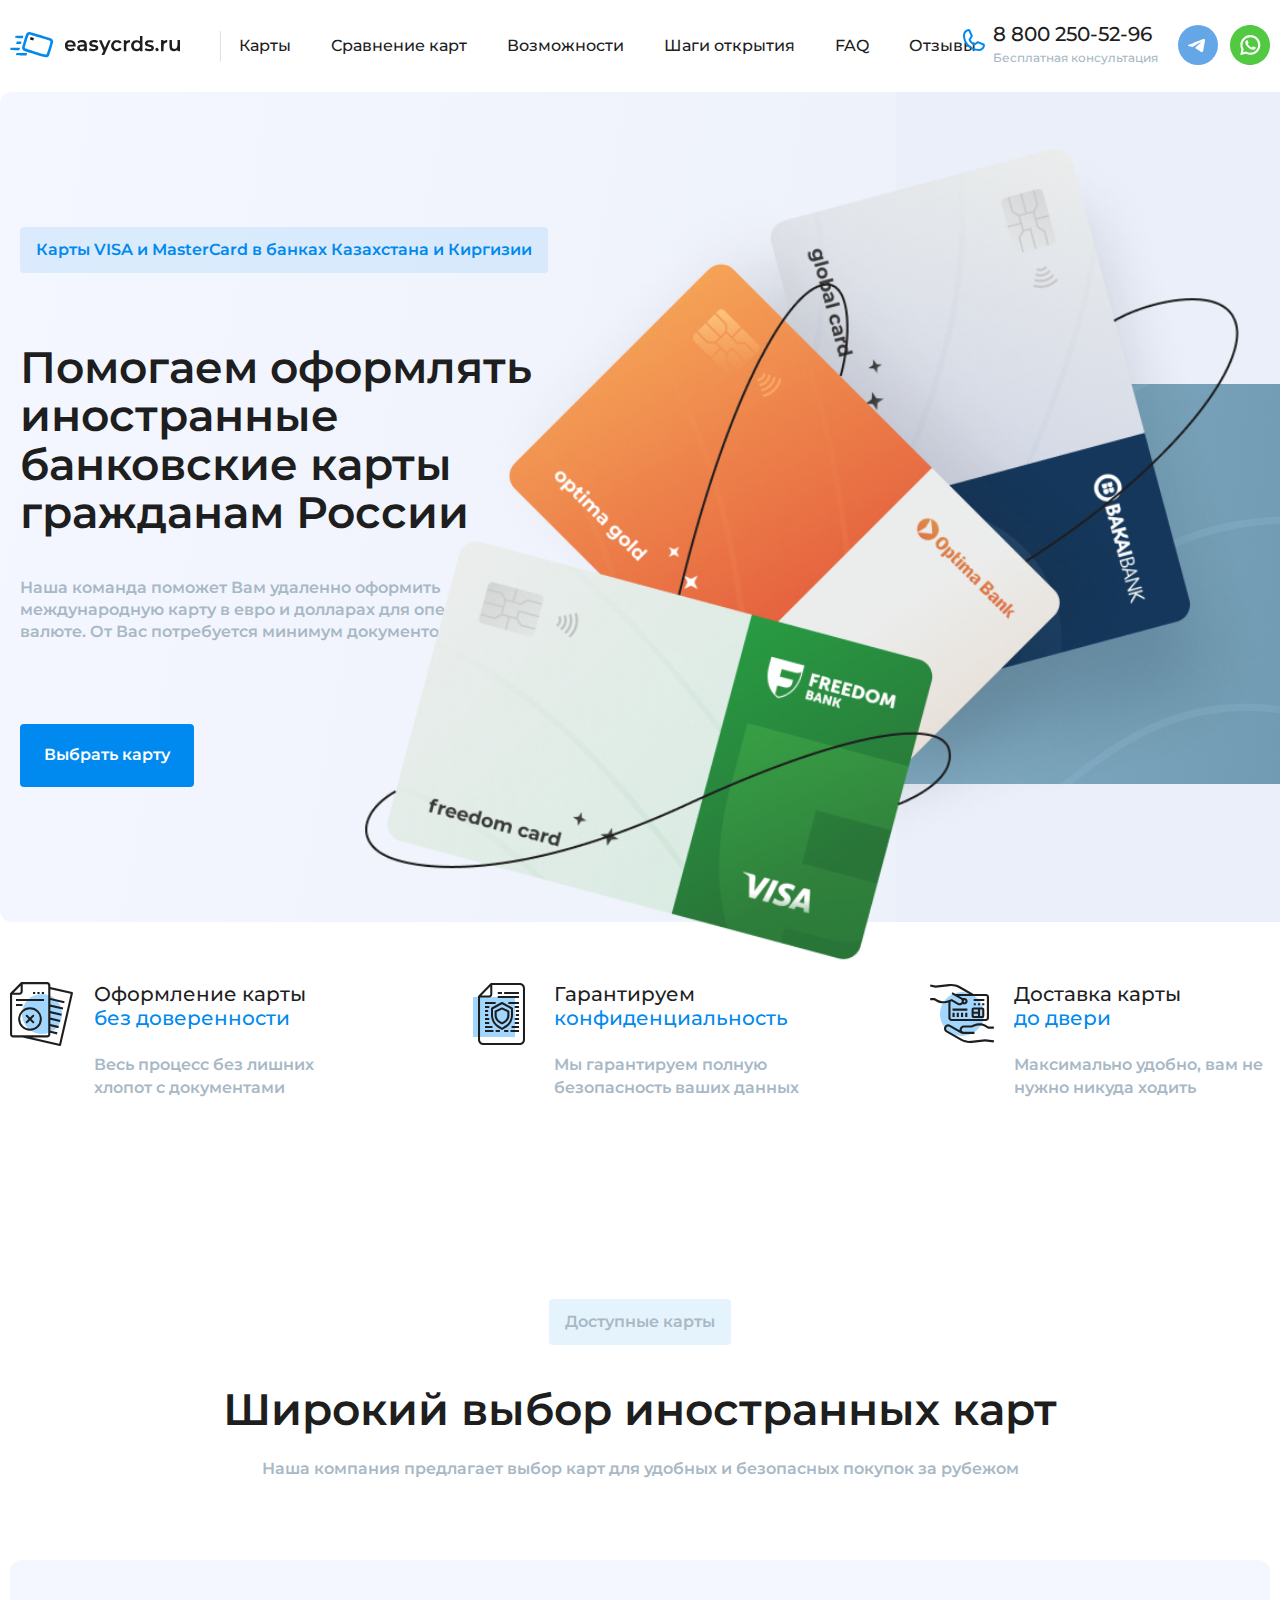
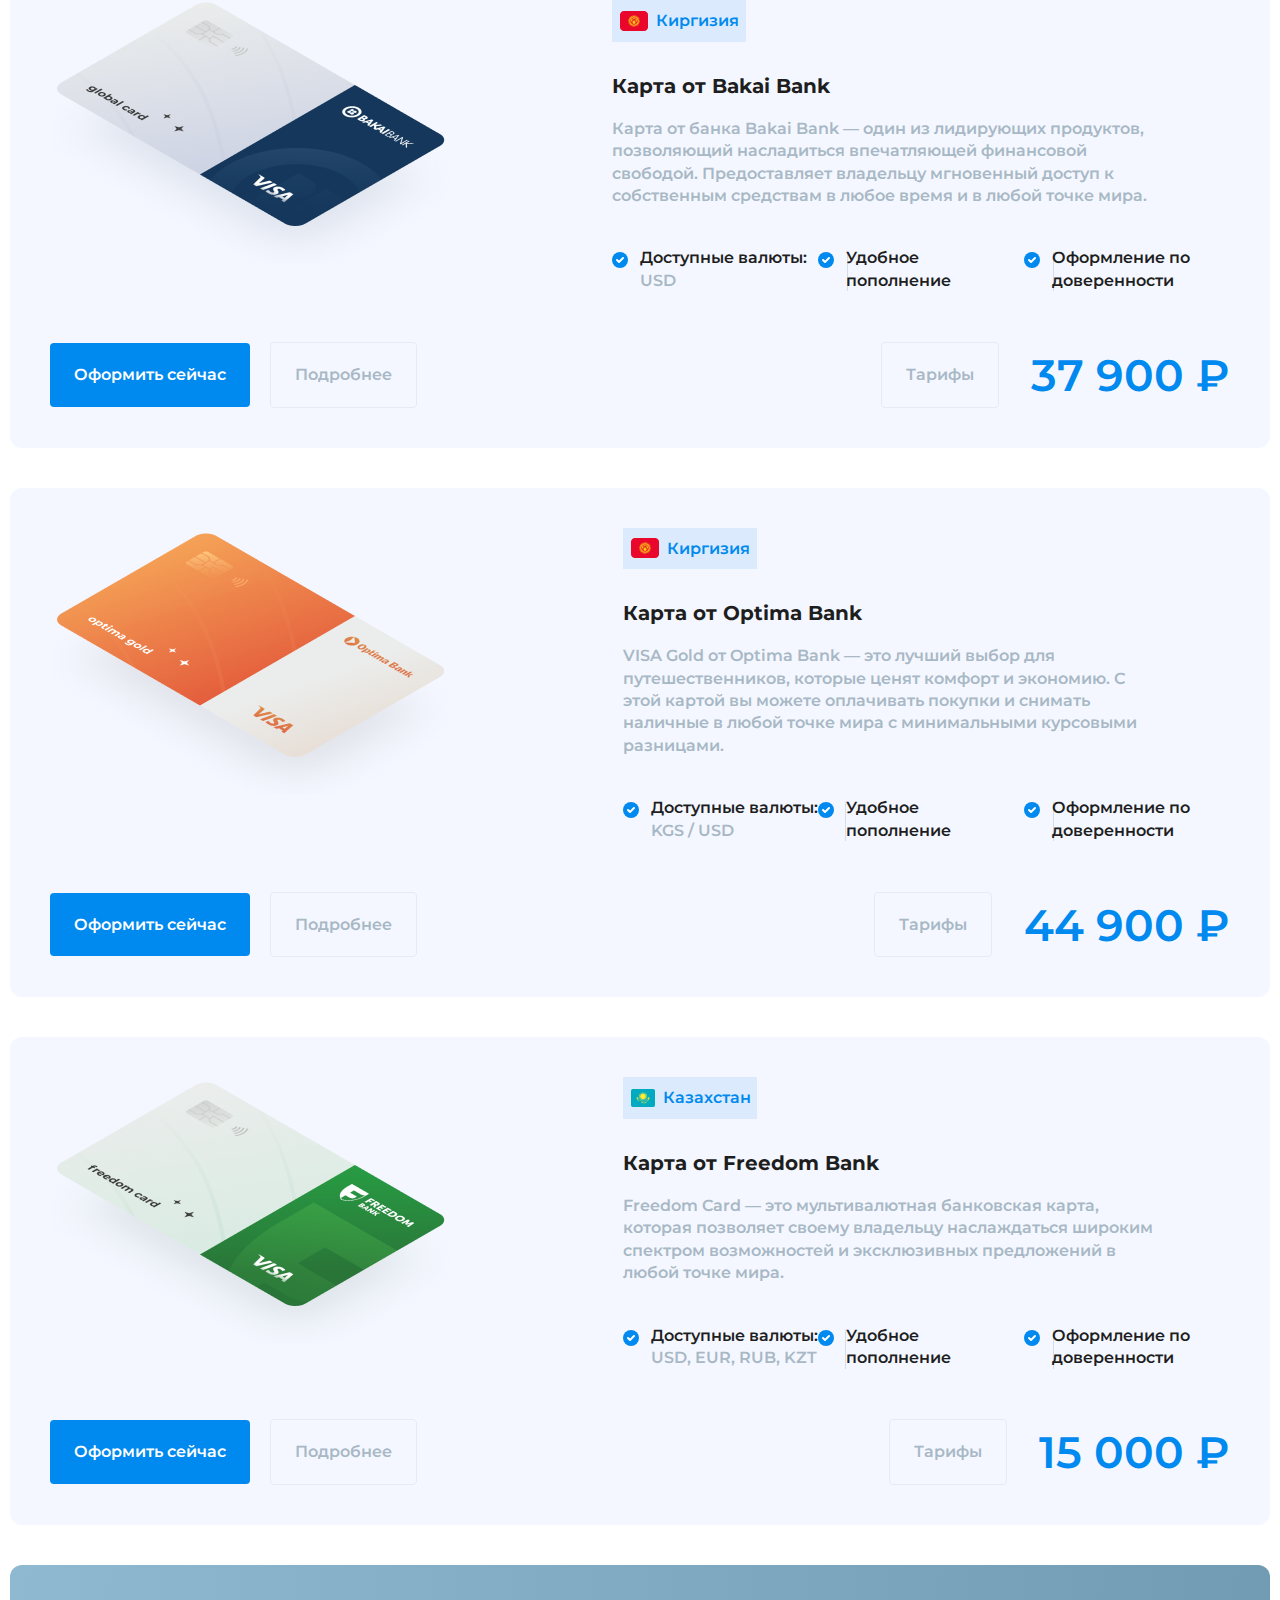
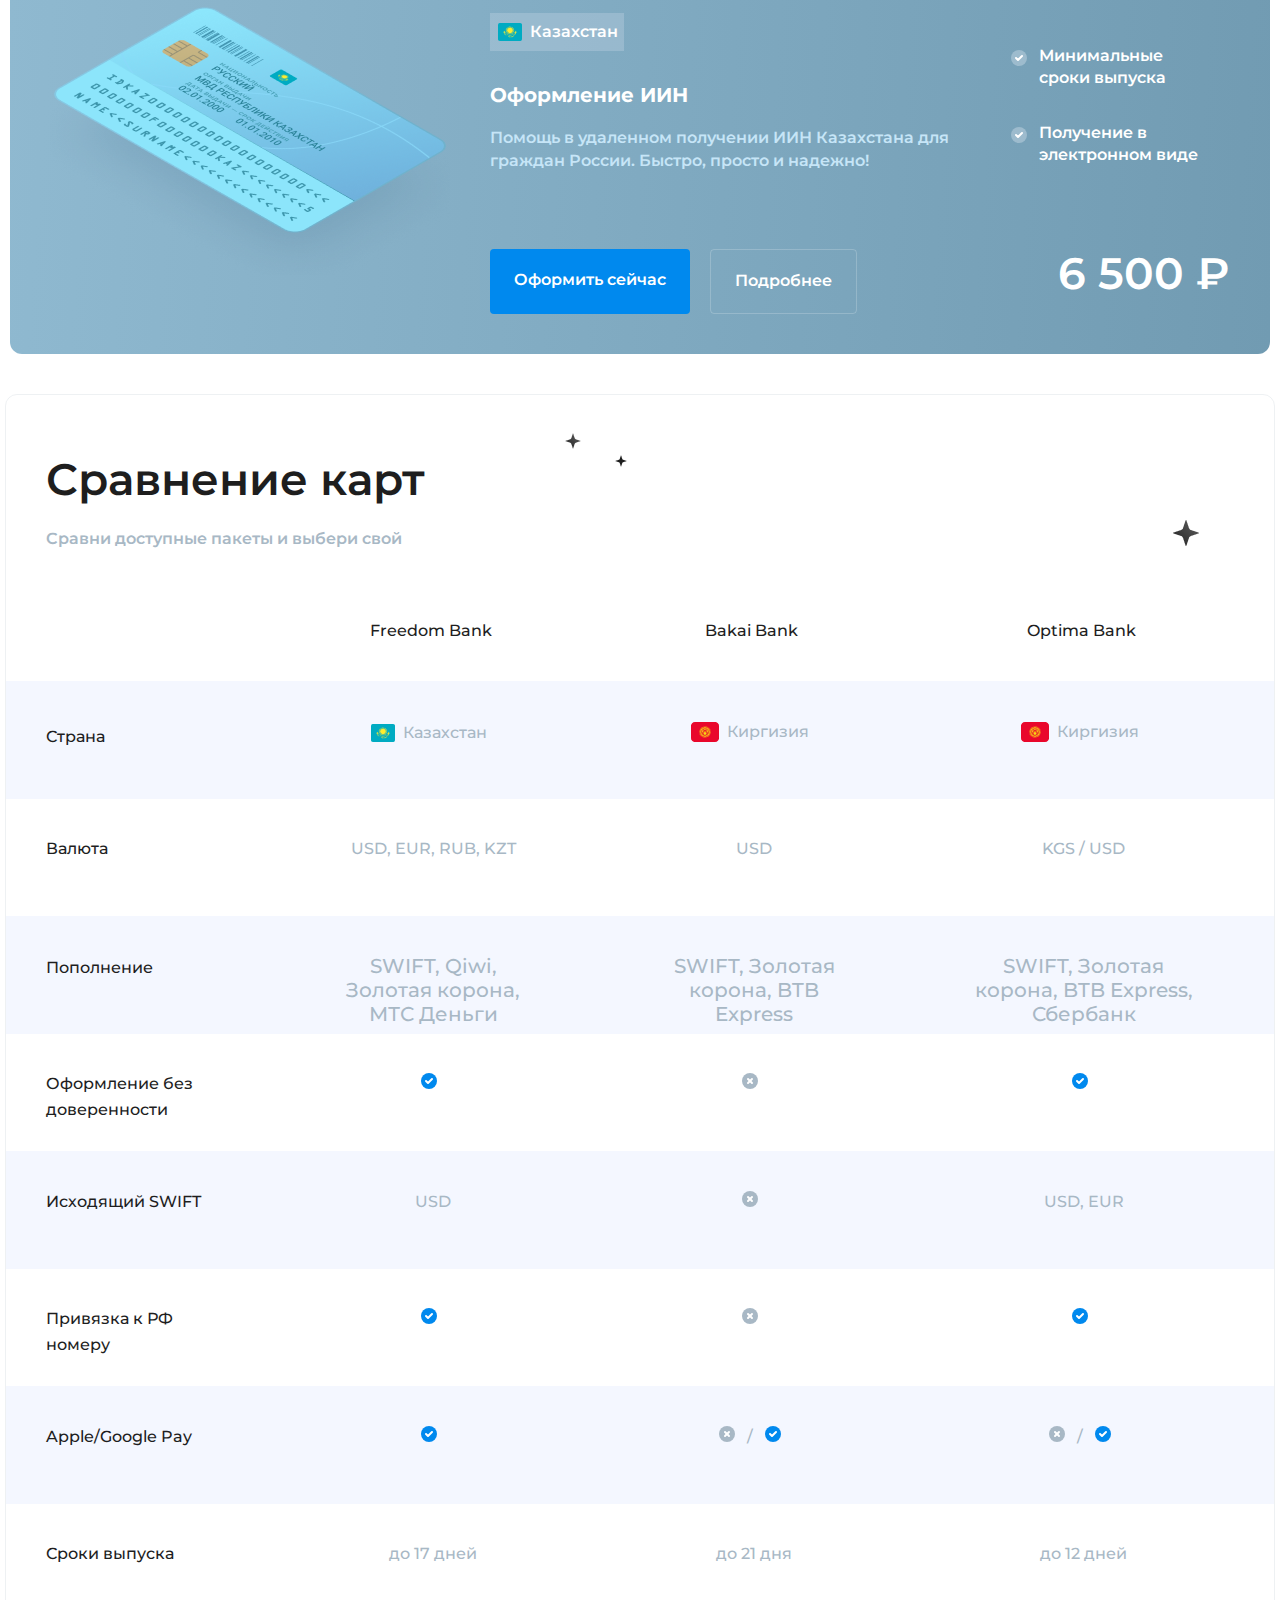
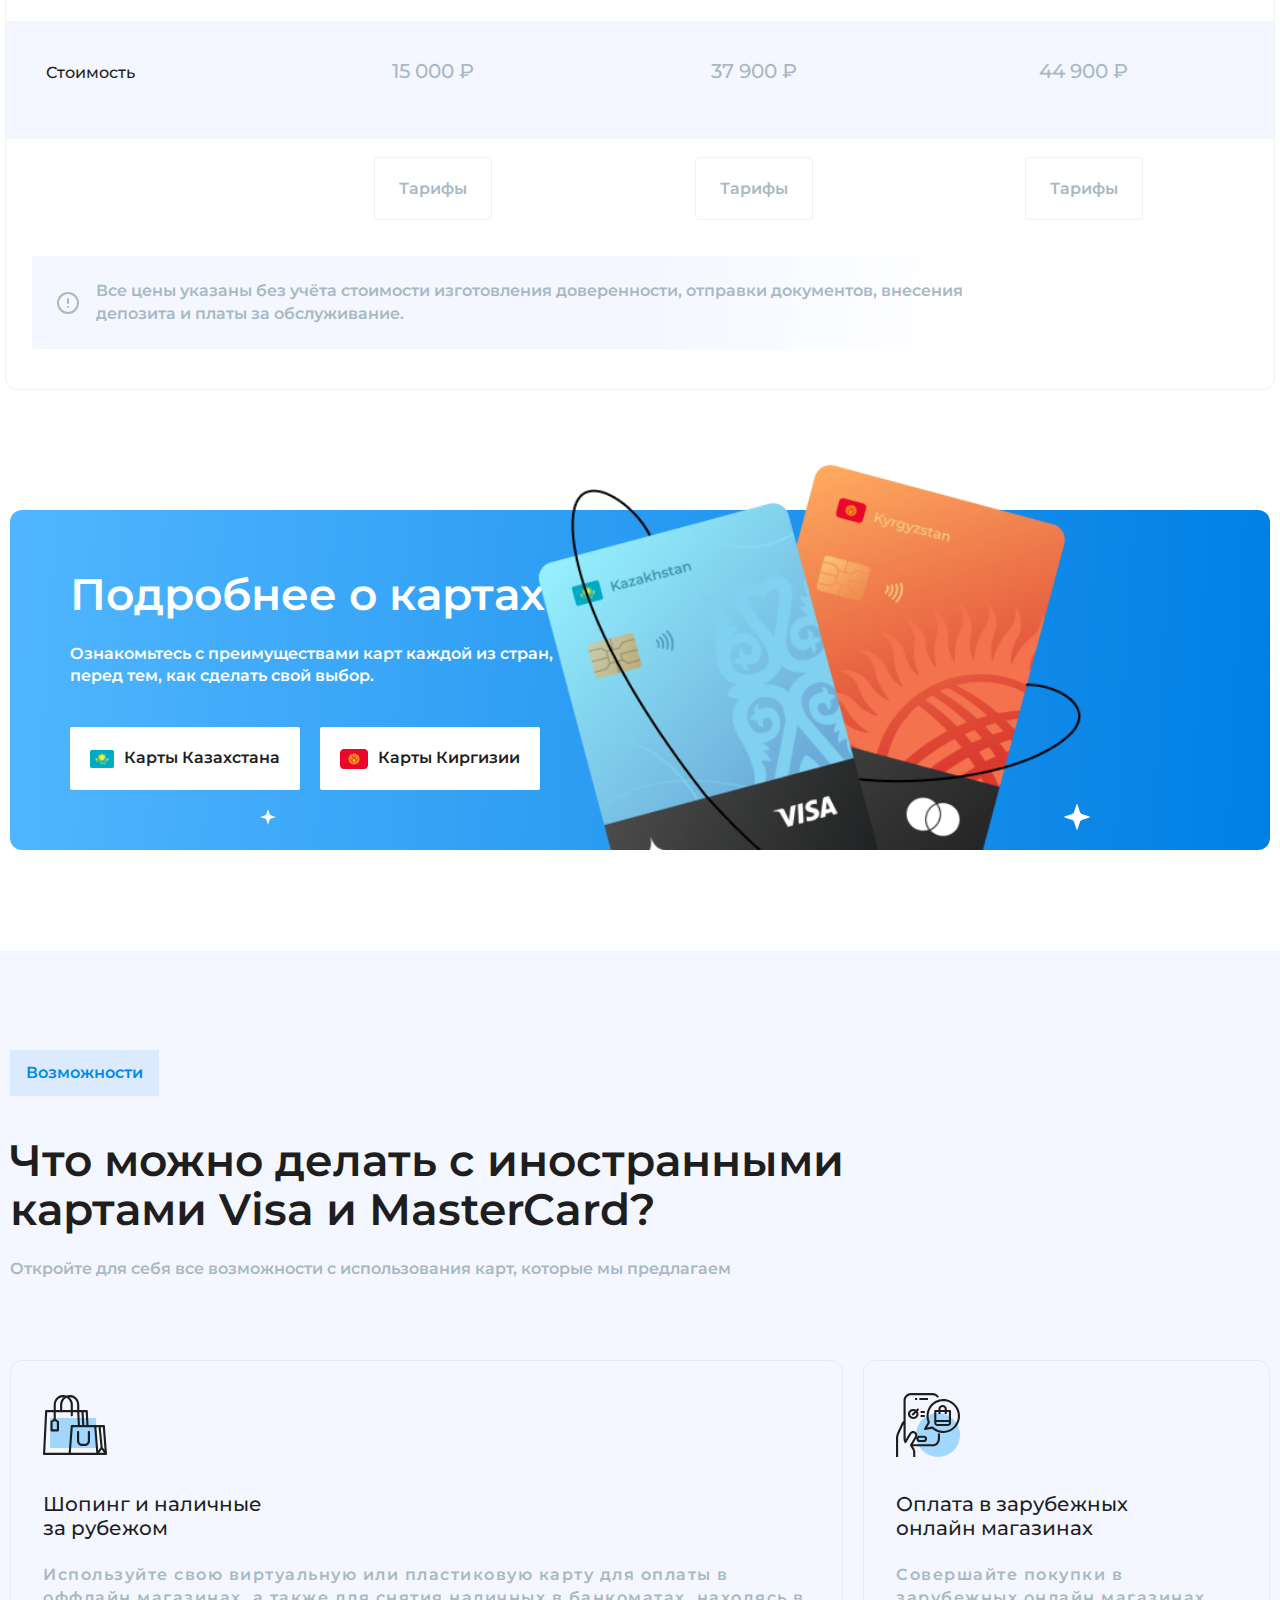
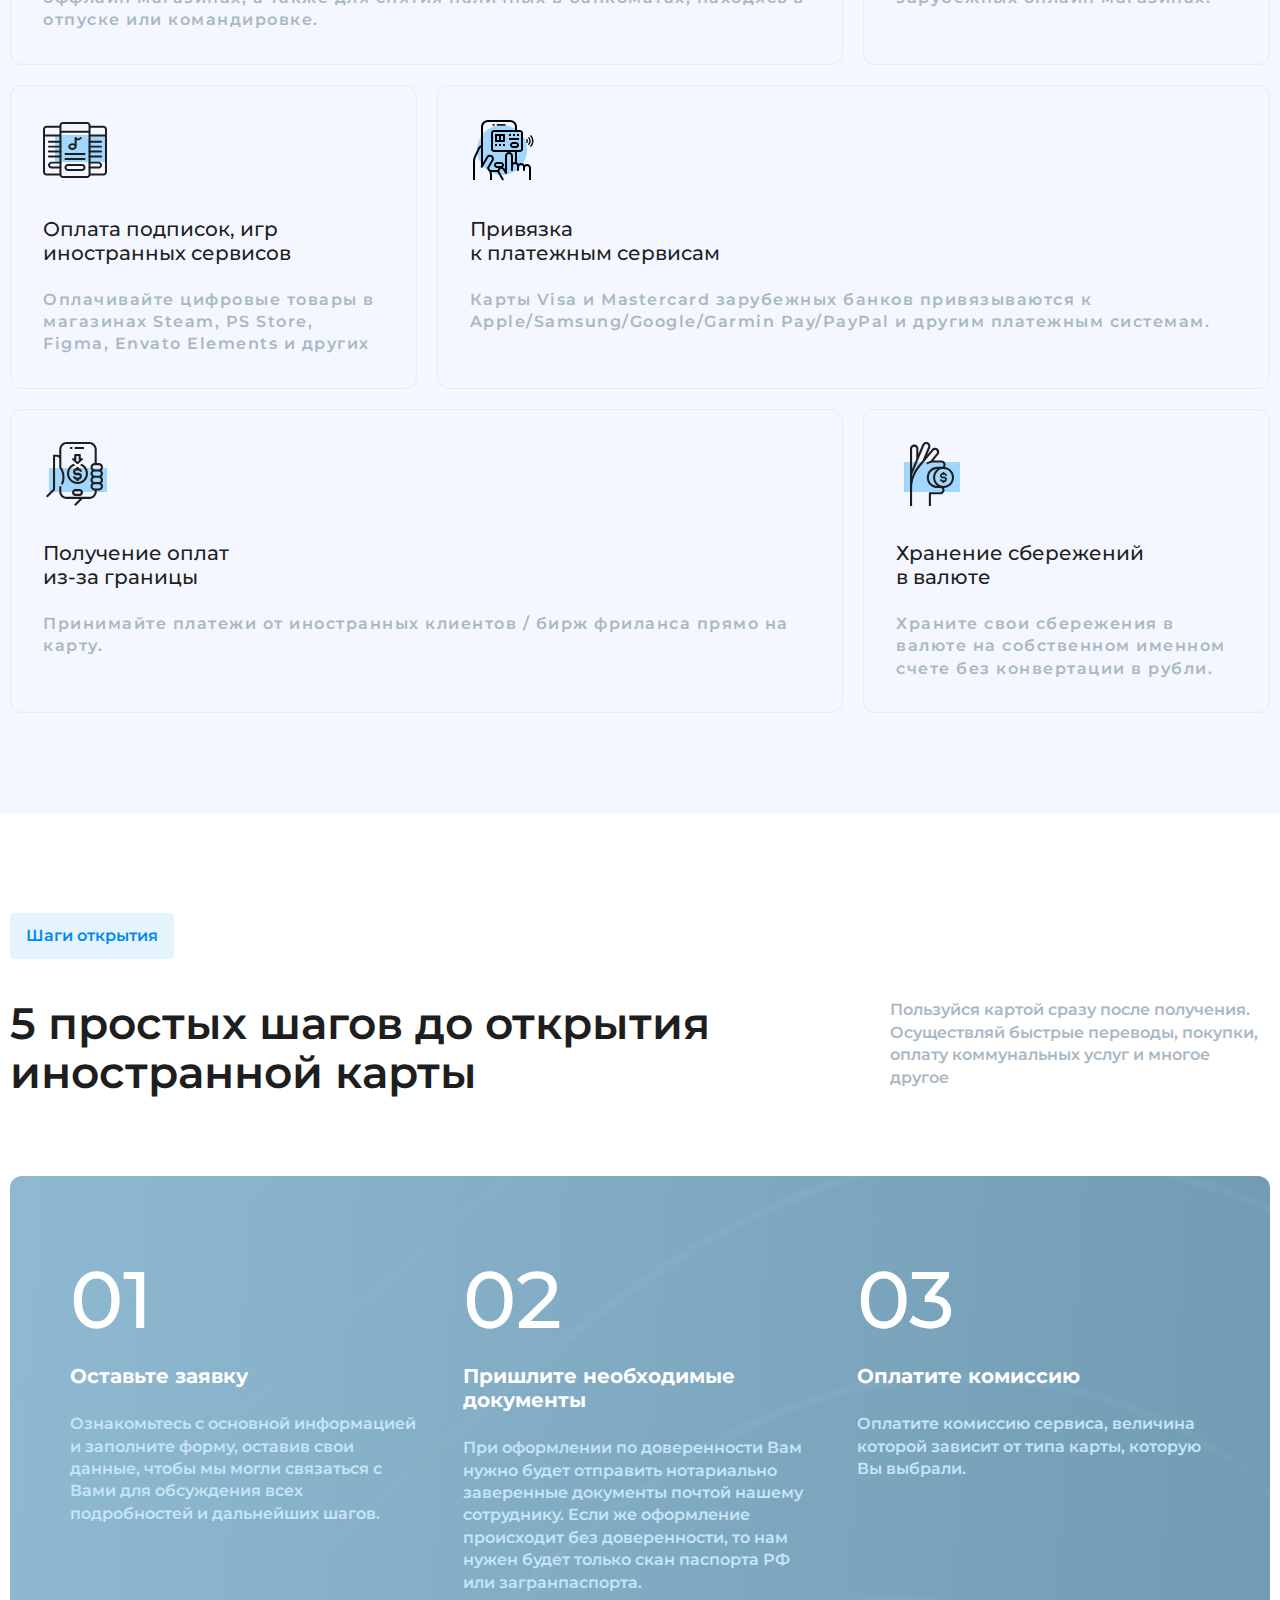
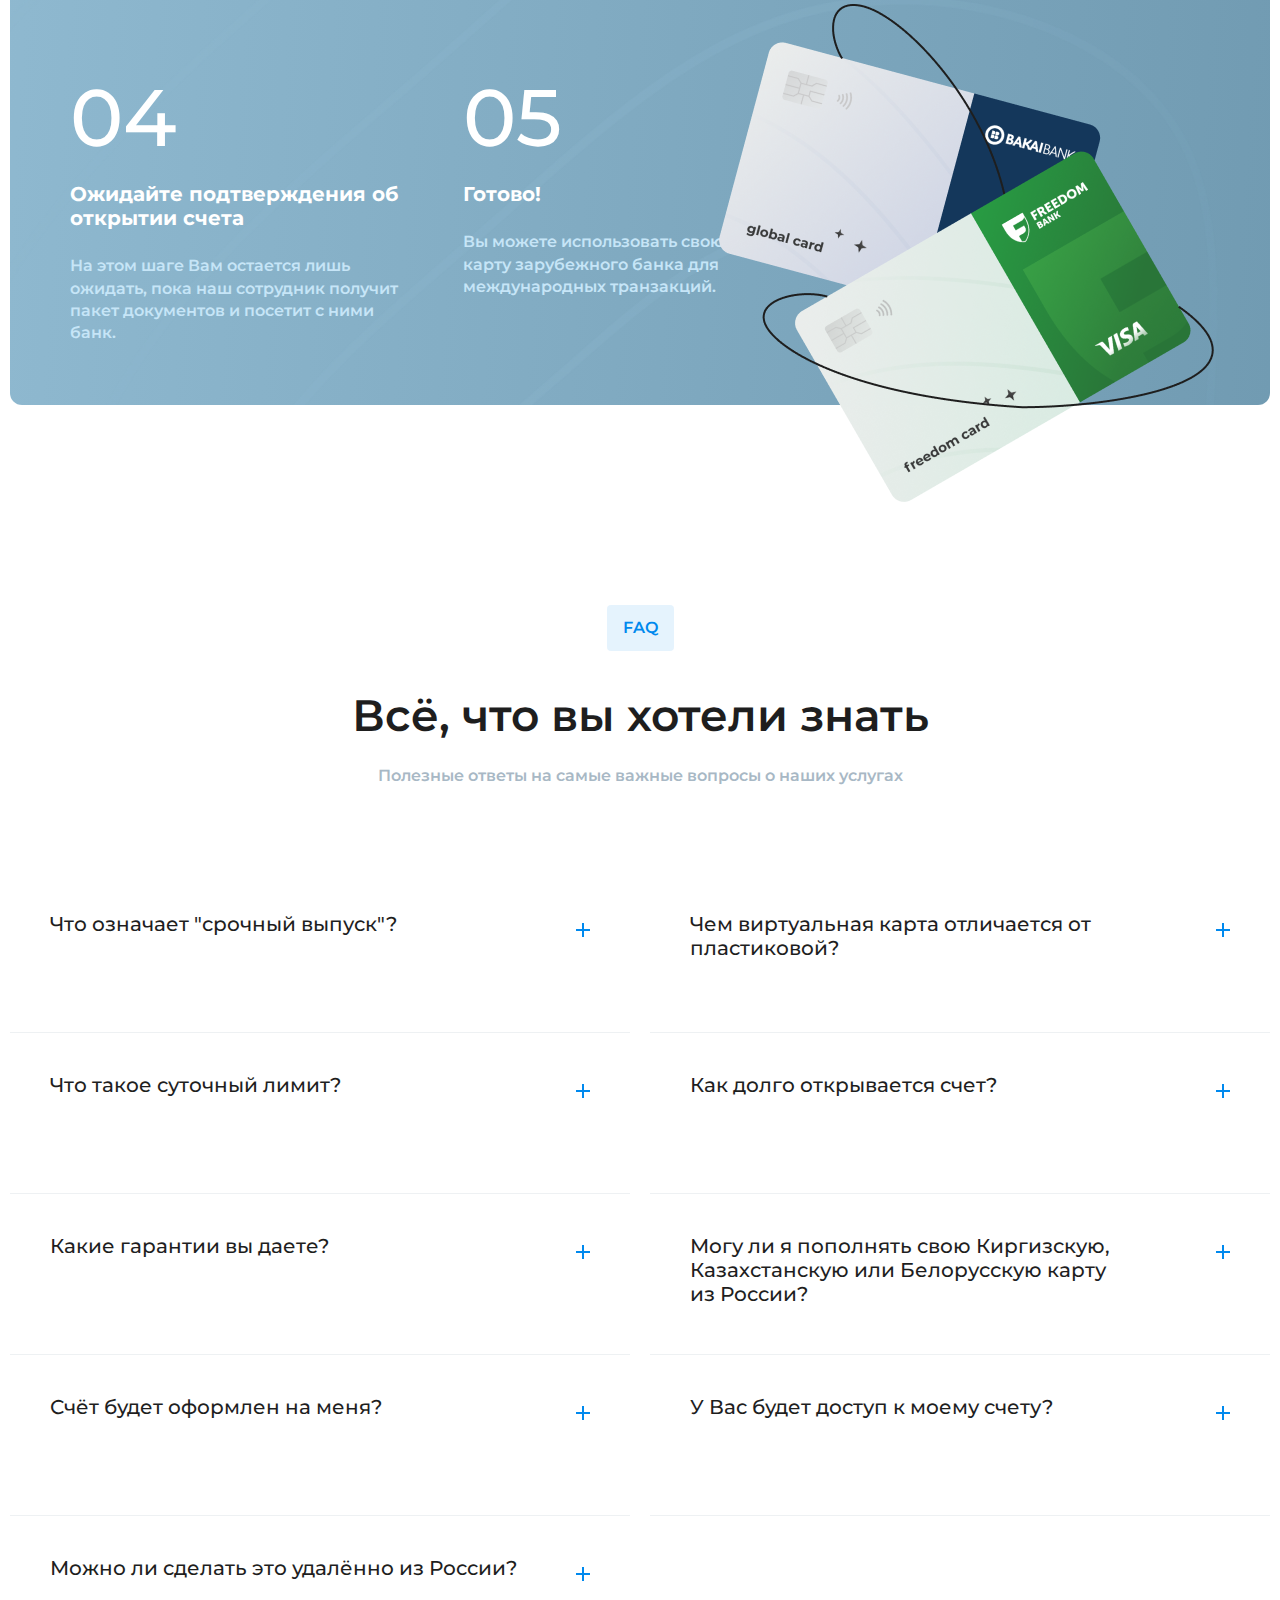
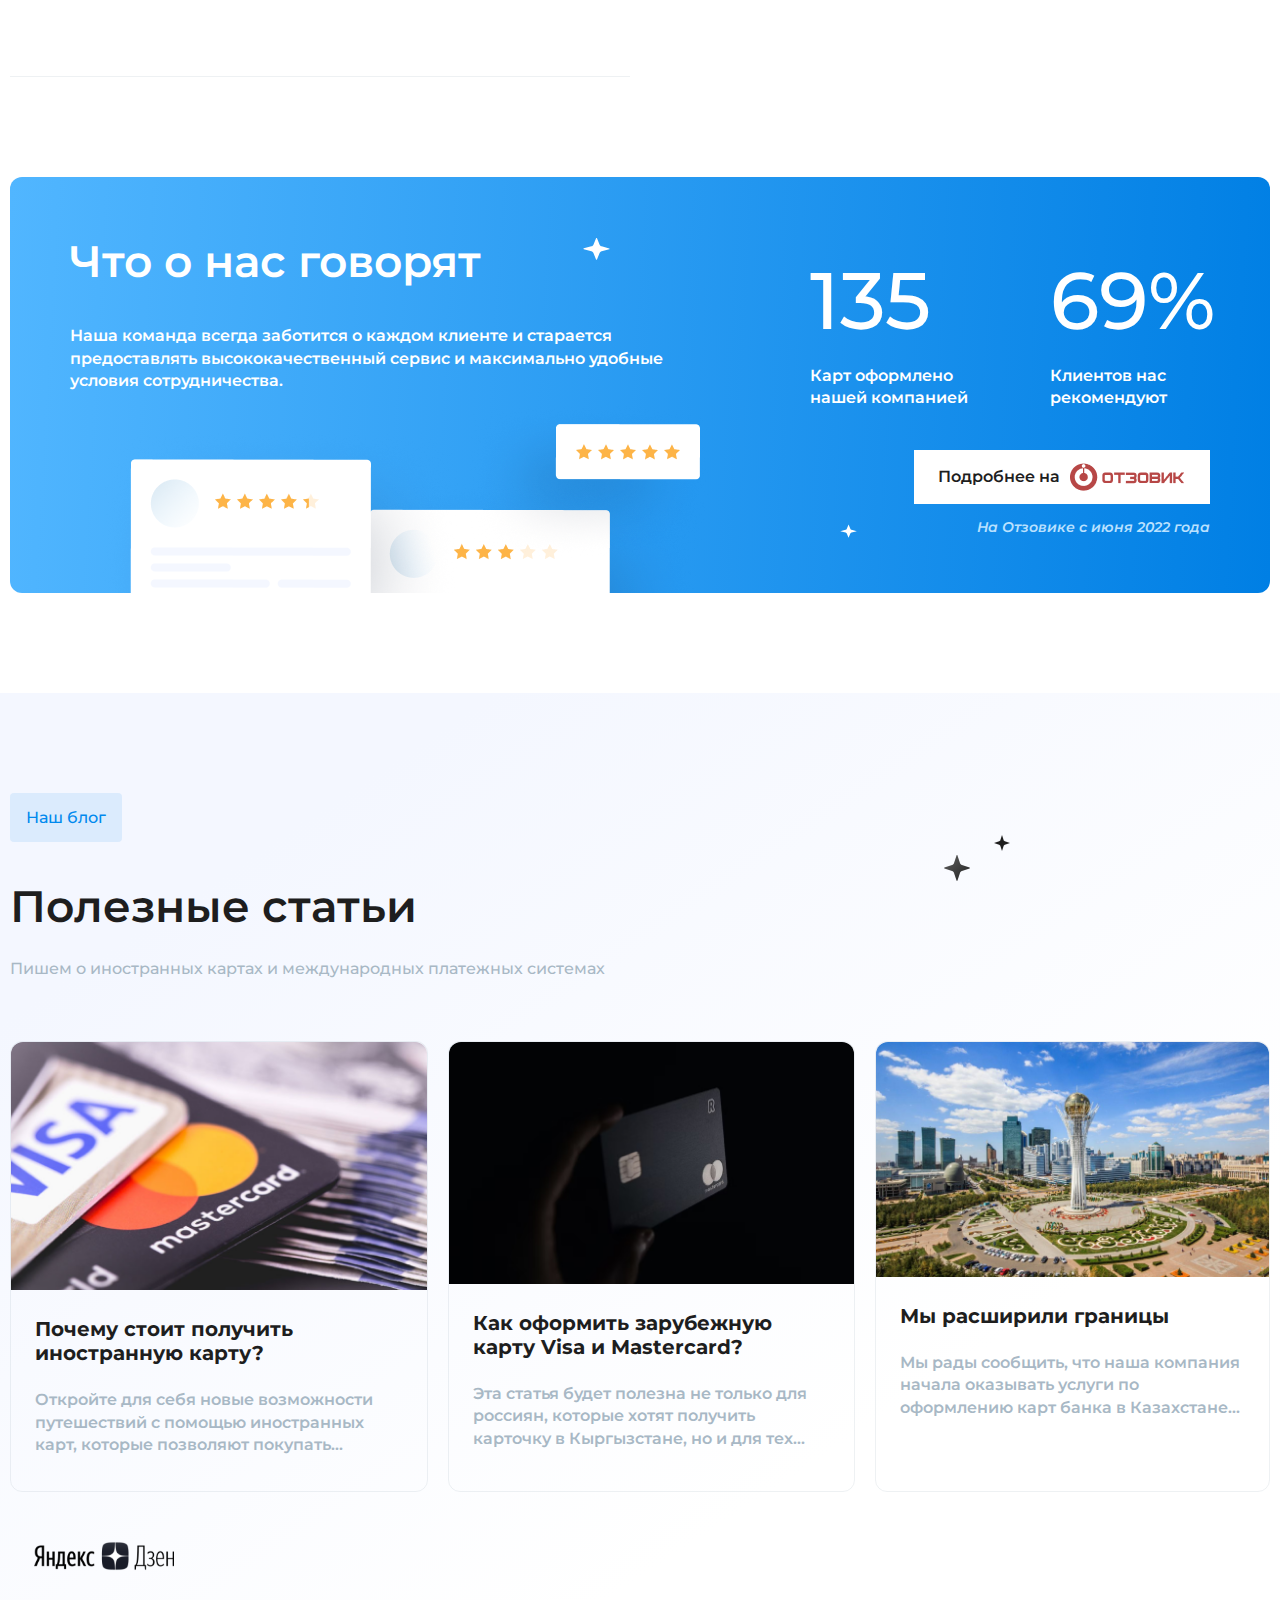
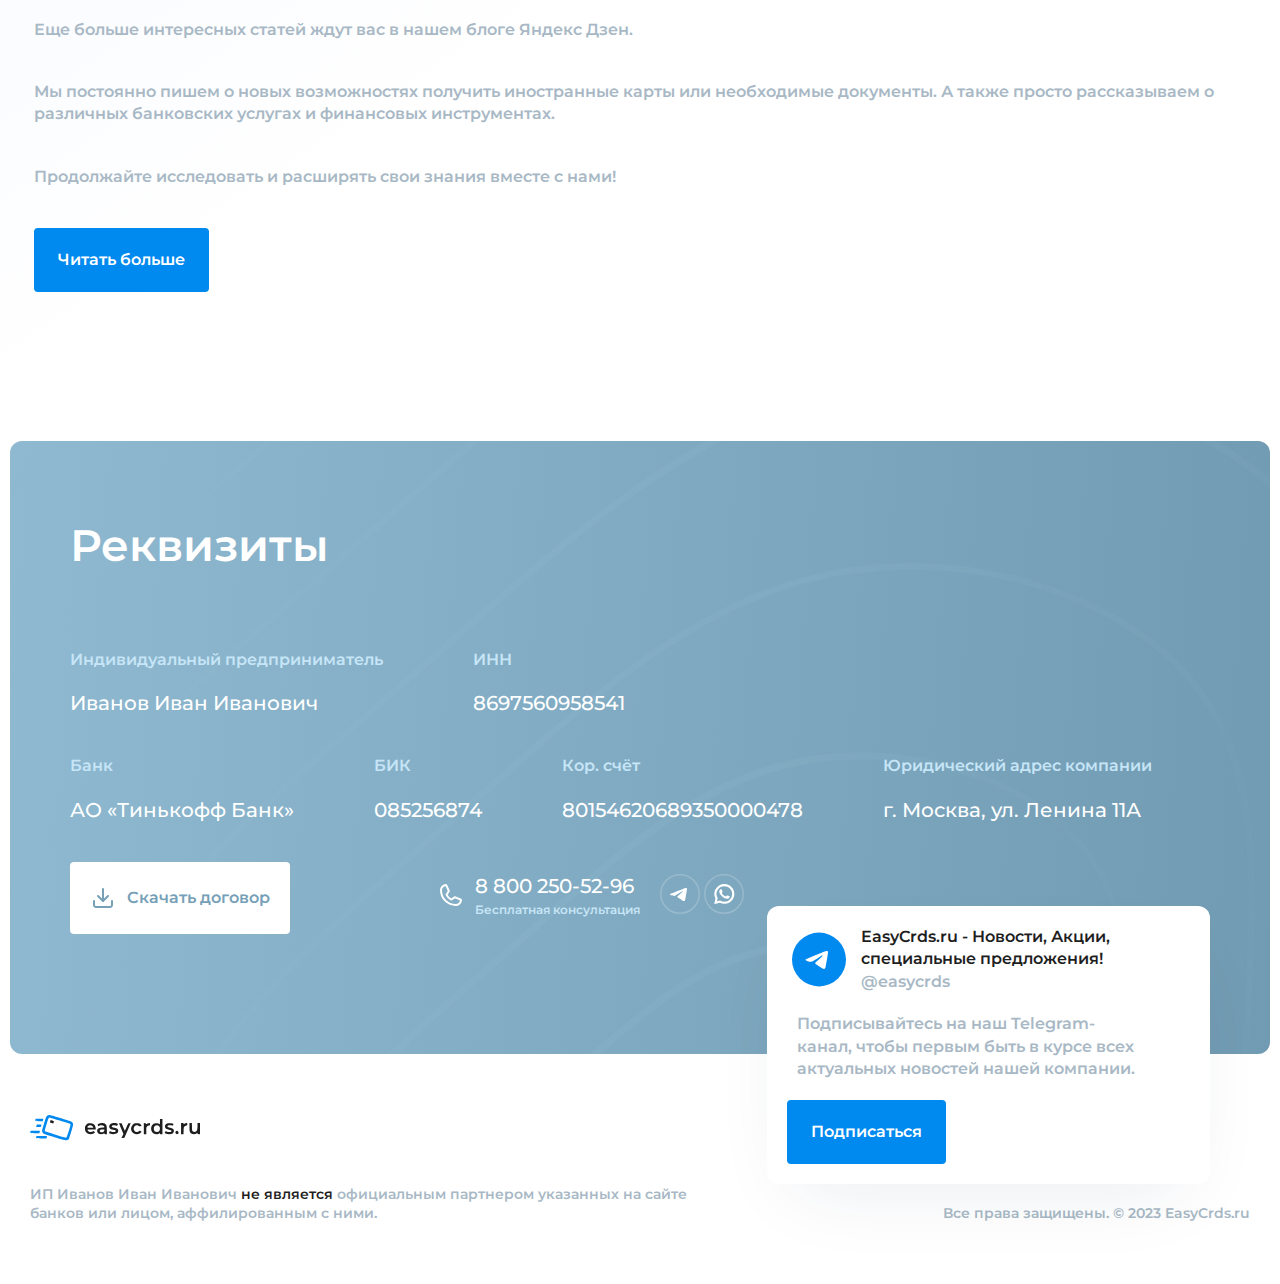
<file: index.html>
<!DOCTYPE html>
<html lang="ru">
<head>
  <meta charset="UTF-8">
  <meta http-equiv="X-UA-Compatible" content="IE=edge">
  <meta name="viewport" content="width=device-width, initial-scale=1.0">
  <link rel="preconnect" href="https://fonts.googleapis.com">
  <link rel="preconnect" href="https://fonts.gstatic.com" crossorigin>
  <link href="https://fonts.googleapis.com/css2?family=Montserrat:wght@400;500;600&display=swap" rel="stylesheet">
  <link href="./css/reset.css" rel="stylesheet">
  <link href="./css/normalize.css" rel="stylesheet">
  <link href="./css/main.css" rel="stylesheet">
  <link rel="icon" type="image/png" href="./img/favico.png">
  <title>EasyCards</title>
</head>
<body>
  <header class="header">
    <div class="header-top">
      <div class="header-top__wrapper">
        <a href="./index.html" class="header-top__logo">
          <img src="./img/logo.svg" alt="logo">
        </a>
        <div class="header-top__menu">
          <nav class="header-menu">
            <ul>
              <li><a class="hader-minu__link" href="#price">Карты</a></li>
              <li><a class="hader-minu__link" href="#compare">Сравнение карт</a></li>
              <li><a class="hader-minu__link" href="#scope">Возможности</a></li>
              <li><a class="hader-minu__link" href="#steps">Шаги открытия</a></li>
              <li><a class="hader-minu__link" href="#faq">FAQ</a></li>
              <li><a class="hader-minu__link" href="#feedback">Отзывы</a></li>
            </ul>
          </nav>
        </div>
        <div class="header-top__contacts">
          <div class="header-top__phone">
            <a href="tel:88002505296">8 800 250-52-96</a>
            <p>Бесплатная консультация</p>
          </div>
          <div class="header-top__social">
            <a href="#">
              <img src="./img/tg-btn.svg" alt="telegram">
            </a>
            <a href="#">
              <img src="./img/whp-btn.svg" alt="whatsap">
            </a>
          </div>
        </div>
      </div>
    </div>
    <div class="header-main">
      <div class="header-main__wrapper">
        <div class="header-main__container">
          <div class="header-main__title">
            <p>Карты VISA и MasterCard в банках Казахстана и Киргизии</p>
          </div>
          <div class="header-main__description">
            <h1>Помогаем оформлять иностранные банковские карты гражданам России</h1>
            <p>Наша команда поможет Вам удаленно оформить международную карту в евро и долларах для операций в валюте. От Вас потребуется минимум документов!</p>
            <a class="button-select" href="#price">Выбрать карту</a>
          </div>
        </div>
        <div class="header-main__img">
          <img src="./img/header-main__cards.png" alt="header_cards">
        </div>
      </div>
      <div class="header-main__right-img">
        <img src="./img/header-main__rigt.png" alt="right-card">
      </div>
    </div>
    <div class="header-benefit">
      <div class="container">
        <div class="header-benefit__wrapper">
          <div class="header-benefit__item">
            <div class="header-benefit__inner">
              <img src="./img/benefit-registration.svg" alt="registration">
            </div>
            <div class="header-benefit__inner">
              <div class="header-benefit__title">
                <p>Оформление карты<br><span>без доверенности</span></p>
              </div>
              <p>Весь процесс без лишних хлопот с документами</p>
            </div>
          </div>
          <div class="header-benefit__item">
            <div class="header-benefit__inner">
              <img src="./img/benefit-guarantie.svg" alt="guarantie">
            </div>
            <div class="header-benefit__inner">
              <div class="header-benefit__title">
                <p>Гарантируем<br><span>конфиденциальность</span></p>
              </div>
              <p>Мы гарантируем полную безопасность ваших данных</p>
            </div>
          </div>
          <div class="header-benefit__item">
            <div class="header-benefit__inner">
              <img src="./img/benefit-delivery.svg" alt="delivery">
            </div>
            <div class="header-benefit__inner">
              <div class="header-benefit__title">
                <p>Доставка карты<br><span>до двери</span></p>
              </div>
              <p>Максимально удобно, вам не нужно никуда ходить</p>
            </div>
          </div>
        </div>
      </div>
    </div>
  </header>
  <section class="price" id="price">
    <div class="container">
      <div class="price-wrapper">
        <div class="price__title">
          <div class="title__accent">
            <p>Доступные карты</p>
          </div>
          <h2>Широкий выбор иностранных карт</h2>
          <p>Наша компания предлагает выбор карт для удобных и безопасных покупок за рубежом</p>
        </div>
        <div class="price-cards">
          <div class="price-cards__item">
            <div class="price-cards__inner">
              <div class="price-cards__img">
                <img src="./img/bakai-card_45deg.png" alt="baikal-card">
              </div>
            </div>
            <div class="price-cards__inner">
              <div class="price-cards__banner">
                <img src="./img/flag_kyrgyzstan.png" alt="flag_kyrgyzstan">
                <p>Киргизия</p>
              </div>
              <div class="price-cards__title">
                <h3>Карта от Bakai Bank</h3>
                <img src="./img/flag_kyrgyzstan.png" alt="flag_kyrgyzstan">
              </div>
              <img class="price-cards__mobile" src="./img/bakai-card.png" alt="baikal-card">
              <p>Карта от банка Bakai Bank — один из лидирующих продуктов, позволяющий насладиться впечатляющей финансовой свободой. Предоставляет владельцу мгновенный доступ к собственным средствам в любое время и в любой точке мира.</p>
              <div class="price-cards__benefit">
                <ul>
                  <li>Доступные валюты:
                    <span>usd</span>
                  </li>
                  <li>Удобное пополнение</li>
                  <li>Оформление по доверенности</li>
                </ul>
              </div>
            </div>
          </div>
          <div class="price-cards__footer">
            <div class="price-cards__cta">
              <div class="button-select bank">Оформить сейчас</div>
              <a class="button-detaled" href="./bakai-card.html" >Подробнее</a>
            </div>
            <div class="price-cards__price">
              <a class="button-detaled" href="#" >Тарифы</a>
              <div class="price-cards__price-value">37 900<span> ₽</span></div>
            </div>
          </div>  
        </div>
        <div class="price-cards">
          <div class="price-cards__item">
            <div class="price-cards__inner">
              <div class="price-cards__img">
                <img src="./img/optima-card_45deg.png" alt="baikal-card">
              </div>
            </div>
            <div class="price-cards__inner">
              <div class="price-cards__banner">
                <img src="./img/flag_kyrgyzstan.png" alt="flag_kyrgyzstan">
                <p>Киргизия</p>
              </div>
              <div class="price-cards__title">
                <h3>Карта от Optima Bank</h3>
                <img src="./img/flag_kyrgyzstan.png" alt="flag_kyrgyzstan">
              </div>
              <img class="price-cards__mobile" src="./img/bakai-card.png" alt="baikal-card">
              <p>VISA Gold от Optima Bank — это лучший выбор для путешественников, которые ценят комфорт и экономию. С этой картой вы можете оплачивать покупки и снимать наличные в любой точке мира с минимальными курсовыми разницами.</p>
              <div class="price-cards__benefit">
                <ul>
                  <li>Доступные валюты: <br>
                    <span>KGS / USD</span>
                  </li>
                  <li>Удобное пополнение</li>
                  <li>Оформление по доверенности</li>
                </ul>
              </div>
            </div>
          </div>
          <div class="price-cards__footer">
            <div class="price-cards__cta">
              <div class="button-select bank">Оформить сейчас</div>
              <a class="button-detaled disabled">Подробнее</a>
            </div>
            <div class="price-cards__price">
              <a class="button-detaled" href="#" >Тарифы</a>
              <div class="price-cards__price-value">44 900 <span> ₽</span></div>
            </div>
          </div>  
        </div>
        <div class="price-cards">
          <div class="price-cards__item">
            <div class="price-cards__inner">
              <div class="price-cards__img">
                <img src="./img/freedom-card_45deg.png" alt="freedom-card">
              </div>
            </div>
            <div class="price-cards__inner">
              <div class="price-cards__banner">
                <img src="./img/flag_kazakhstan.png" alt="flag_kazahstan">
                <p>Казахстан</p>
              </div>
              <div class="price-cards__title">
                <h3>Карта от Freedom Bank</h3>
                <img src="./img/flag_kyrgyzstan.png" alt="flag_kyrgyzstan">
              </div>
              <img class="price-cards__mobile" src="./img/bakai-card.png" alt="baikal-card">
              <p>Freedom Card — это мультивалютная банковская карта, которая позволяет своему владельцу наслаждаться широким спектром возможностей и эксклюзивных предложений в любой точке мира.</p>
              <div class="price-cards__benefit">
                <ul>
                  <li>Доступные валюты: <br>
                    <span>USD, EUR, RUB, KZT</span>
                  </li>
                  <li>Удобное пополнение</li>
                  <li>Оформление по доверенности</li>
                </ul>
              </div>
            </div>
          </div>
          <div class="price-cards__footer">
            <div class="price-cards__cta">
              <div class="button-select bank">Оформить сейчас</div>
              <a class="button-detaled" href="./freedom-card.html" >Подробнее</a>
            </div>
            <div class="price-cards__price">
              <a class="button-detaled" href="#" >Тарифы</a>
              <div class="price-cards__price-value">15 000<span> ₽</span></div>
            </div>
          </div>  
        </div>
        <div class="price-inn">
          <div class="price-inn__item--1">
            <div class="price-inn__item-mobile">
              <h3>Оформление ИИН</h3>
              <img src="./img/flag_kazakhstan.png" alt="flag_kazakhstan">
            </div>
            <img src="./img/banner-card_45deg.png" alt="banner-card_45deg">
          </div>
          <div class="price-inn__item--2">
            <div class="price-inn__description">
              <div class="price-inn__inner">
                <div class="price-cards__banner">
                  <img src="./img/flag_kazakhstan.png" alt="flag+kazahstan">
                  <p>Казахстан</p>
                </div>
                <h3>Оформление ИИН</h3>
                <p>Помощь в удаленном получении ИИН Казахстана для граждан России. Быстро, просто и надежно!</p>
              </div>
              <div class="price-inn__inner">
                <ul>
                  <li>Минимальные 
                    сроки выпуска</li>
                  <li>Получение в 
                    электронном виде</li>
                </ul>
              </div>
            </div>
            <div class="price-inn__price">
              <div class="price-inn__cta">
                <div class="button-select bank">Оформить сейчас</div>
                <div class="button-detaled">
                  <a href="">Подробнее</a></div>
              </div>
              <div class="price-inn__value">6 500 <span>₽</span></div>
            </div>
          </div>
        </div>
      </div>
    </div>
  </section>
  <section class="compare" id="compare">
      <div class="compare__top">
        <div class="compare__title">
          <h2>Сравнение карт</h2>
          <p>Сравни доступные пакеты и выбери свой</p>
        </div>
        <div class="compare__stars">
          <img class="stars-1" src="./img/stars_1.png" alt="stars">
          <img class="stars-2" src="./img/stars_2.png" alt="stars">
          <img class="stars-3" src="./img/stars_3.png" alt="stars">
        </div>
      </div>
      <table class="compare__table">
        <tr>
          <th></th>
          <th>Freedom Bank</th>
          <th>Bakai Bank</th>
          <th>Optima Bank</th>
        </tr>
        <tr>
          <td>Страна</td>
          <td>
            <div class="compare__country">
              <img src="./img/flag_kazakhstan.png" alt="flag_kazakhstan"><span>Казахстан</span>
            </div>
          </td>
          <td>
            <div class="compare__country">
              <img src="./img/flag_kyrgyzstan.png" alt="flag_kyrgyzstan"><span>Киргизия</span>
            </div> 
          </td>
          <td>
            <div class="compare__country">
            <img src="./img/flag_kyrgyzstan.png" alt="flag_kyrgyzstan"><span>Киргизия</span>
            </div>
          </td>
        </tr>
        <tr>
          <td>Валюта</td>
          <td>USD, EUR, RUB, KZT</td>
          <td>USD</td>
          <td>KGS / USD</td>
        </tr>
        <tr>
          <td>Пополнение</td>
          <td><p>SWIFT, Qiwi, Золотая
            корона, МТС Деньги</p></td>
          <td><p>SWIFT, Золотая 
            корона, BTB Express</p> </td>
          <td><p>SWIFT, Золотая корона, 
            BTB Express, Сбербанк</p></td>
        </tr>
        <tr>
          <td>Оформление без
            доверенности</td>
          <td><img src="./img/checked.svg" alt="checked"></td>
          <td><img src="./img/no_checked.svg" alt="no_checked"></td>
          <td><img src="./img/checked.svg" alt="checked"></td>
        </tr>
        <tr>
          <td>Исходящий SWIFT</td>
          <td>USD</td>
          <td><img src="./img/no_checked.svg" alt="no_checked"></td>
          <td>USD, EUR</td>
        </tr>
        <tr>
          <td>Привязка к 
            РФ номеру</td>
          <td><img src="./img/checked.svg" alt="checked"></td>
          <td><img src="./img/no_checked.svg" alt="no_checked"></td>
          <td><img src="./img/checked.svg" alt=""></td>
        </tr>
        <tr>
          <td>Apple/Google Pay</td>
          <td><img src="./img/checked.svg" alt="checked"></td>
          <td><img src="./img/no_checked.svg" alt="no_checked"><span> / </span> <img src="./img/checked.svg" alt="checked"></td>
          <td><img src="./img/no_checked.svg" alt="no_checked"><span> / </span> <img src="./img/checked.svg" alt="checked"></td>
        </tr>
        <tr>
          <td>Сроки выпуска</td>
          <td>до 17 дней</td>
          <td>до 21 дня</td>
          <td>до 12 дней</td>
        </tr>
        <tr>
          <td>Стоимость</td>
          <td><p>15 000 ₽</p></td>
          <td><p>37 900 ₽</p></td>
          <td><p>44 900 ₽</p></td>
        </tr>
        <tr>
          <td></td>
          <td><a class="compare__button" href="./bakai-card.html">Тарифы</a></td>
          <td><a class="compare__button" href="./freedom-card.html">Тарифы</a></td>
          <td><a class="compare__button disabled" href="#">Тарифы</a></td>
        </tr>
      </table>
      <div class="compare-warning">
        <div class="compare-warning__item">
          <img src="./img/warning.svg" alt="waring">
          <p>Все цены указаны без учёта стоимости изготовления доверенности, отправки документов, внесения депозита и платы за обслуживание.</p>
        </div>
      </div>
  </section>
  <section class="banner-detailed">
    <div class="container">
      <div class="banner-detailed__item">
        <div class="banner-detailed__inner">
          <h3>Подробнее о картах</h3>
          <p>Ознакомьтесь с преимуществами карт каждой из стран, перед тем, как сделать свой выбор. </p>
          <div class="banner-detailed__cta">
            <a href="./kazahstan-cards.html" class="banner-detailed__link" ><img src="./img/flag_kazakhstan.png" alt="flag_kazakhstan"><p>Карты Казахстана</p></a>
            <a href="./kyrgyzstan-cards.html" class="banner-detailed__link" ><img src="./img/flag_kyrgyzstan.png" alt="flag_kyrgyzstan"><p>Карты Киргизии</p></a>
          </div>
          <img class="banner-detailed__stars-1" src="./img/stars_1_white.png" alt="stars">
          <img class="banner-detailed__stars-2" src="./img/stars_2_white.png" alt="stars">
        </div>
        <div class="banner-detailed__inner">
          <div class="banner-detailed__img">
            <img src="./img/banner_detaled.png" alt="banner-detailed">
          </div>
          <img class="banner-detailed__stars-3" src="./img/stars_3_white.png" alt="stars">
        </div>
      </div>
    </div>
  </section>
  <section class="scope" id="scope">
    <div class="container">
      <div class="scope-top">
        <div class="scope-title">Возможности</div>
        <h2>Что можно делать с иностранными картами Visa и MasterCard? </h2>
        <div class="scope-description">Откройте для себя все возможности с использования карт, которые мы предлагаем</div>
      </div>
      <div class="scope-grid">
        <div class="scope-grid__item">
          <img src="./img/greed_shopping.svg" alt="greed_shopping">
          <div class="scope-grid__title">Шопинг и наличные <br>
            за рубежом</div>
          <div class="scope-grid__text">Используйте свою виртуальную или пластиковую карту для оплаты в оффлайн магазинах, а также для снятия наличных в банкоматах, находясь в отпуске или командировке.</div>
        </div>
        <div class="scope-grid__item">
          <img src="./img/greed_sale.svg" alt="greed_sale">
          <div class="scope-grid__title">Оплата в зарубежных <br> 
            онлайн магазинах</div>
          <div class="scope-grid__text">Совершайте покупки в зарубежных онлайн магазинах.</div>
        </div>
        <div class="scope-grid__item">
          <img src="./img/greed_services.svg" alt="greed_services">
          <div class="scope-grid__title">Оплата подписок, игр <br>
            иностранных сервисов</div>
          <div class="scope-grid__text">Оплачивайте цифровые товары в магазинах Steam, PS Store, Figma, Envato Elements и других</div>
        </div>
        <div class="scope-grid__item">
          <img src="./img/greed_eqaring.svg" alt="greed_eqaring">
          <div class="scope-grid__title">Привязка <br>
            к платежным сервисам</div>
          <div class="scope-grid__text">Карты Visa и Mastercard зарубежных банков привязываются к Apple/Samsung/Google/Garmin Pay/PayPal и другим платежным системам.</div>
        </div>
        <div class="scope-grid__item">
          <img src="./img/greed_comming.svg" alt="greed_comming">
          <div class="scope-grid__title">Получение оплат <br>
            из-за границы</div>
          <div class="scope-grid__text">Принимайте платежи от иностранных клиентов / бирж фриланса прямо на карту.</div>
        </div>
        <div class="scope-grid__item">
          <img src="./img/greed_saving.svg" alt="greed_saving">
          <div class="scope-grid__title">Хранение сбережений <br>
            в валюте</div>
          <div class="scope-grid__text">Храните свои сбережения в валюте на собственном именном счете без конвертации в рубли.</div>
        </div>
      </div>
    </div>
  </section>
  <section class="steps" id="steps">
    <div class="container">
      <div class="steps-title">Шаги открытия</div>
      <div class="steps-top">
        <div class="steps-top__inner">
          <h2>5 простых шагов до открытия иностранной карты</h2>
        </div>
        <div class="steps-top__inner">
          <p>Пользуйся картой сразу после получения. Осуществляй быстрые переводы, покупки, оплату коммунальных услуг и многое другое</p>
        </div>
      </div>
      <div class="steps-main">
        <div class="steps-main__item">
          <div class="steps-main__num">01</div>
          <div class="steps-main__title"><h3>Оставьте заявку</h3></div>        
          <p>Ознакомьтесь с основной информацией и заполните форму, оставив свои данные, чтобы мы могли связаться с Вами для обсуждения всех подробностей и дальнейших шагов.</p>
        </div>
        <div class="steps-main__item">
          <div class="steps-main__num">02</div>
          <div class="steps-main__title"><h3>Пришлите необходимые документы</h3></div>          
          <p>При оформлении по доверенности Вам нужно будет отправить нотариально заверенные документы почтой нашему сотруднику. Если же оформление происходит без доверенности, то нам нужен будет только скан паспорта РФ или загранпаспорта.</p>
        </div>
        <div class="steps-main__item">
          <div class="steps-main__num">03</div>
          <div class="steps-main__title"><h3>Оплатите комиссию</h3></div>
          <p>Оплатите комиссию сервиса, величина которой зависит от типа карты, которую Вы выбрали.</p>
        </div>
        <div class="steps-main__item">
          <div class="steps-main__num">04</div>
          <div class="steps-main__title"><h3>Ожидайте подтверждения об открытии счета</h3></div>
          <p>На этом шаге Вам остается лишь ожидать, пока наш сотрудник получит пакет документов и посетит с ними банк.</p>
        </div>
        <div class="steps-main__item">
          <div class="steps-main__num">05</div>
          <div class="steps-main__title"><h3>Готово!</h3></div>         
          <p>Вы можете использовать свою именную карту зарубежного банка для международных транзакций.</p>
        </div>
      </div>
      <div class="steps-img">
        <img src="./img/steps_cards.png" alt="steps_cards">
      </div>
    </div>
  </section>
  <section class="faq" id="faq">
    <div class="container">
      <div class="faq-top">
        <div class="faq-top__title">FAQ</div>
        <h2>Всё, что вы хотели знать</h2>
        <p>Полезные ответы на самые важные вопросы о наших услугах</p>
      </div>
      <div class="faq-item">
        <div class="faq-inner">
          <div class="faq-block">
            <div class="faq-block__request">
              <div class="faq-block__question">Что означает "срочный выпуск"?</div>
              <div class="faq-block__responce">
                <p>Сроки выпуска карты в самих банках Киргизии обычно варьируются от 7 до 14 дней. Воспользовавшись услугой срочного выпуска, это время уменьшается до 2-3 дней. Уточняйте подробности в подержке на сайте.</p>
              </div>
            </div>
          </div>
          <div class="faq-block">
            <div class="faq-block__request">
              <div class="faq-block__question">Что такое суточный лимит?</div>
              <div class="faq-block__responce">
                <p>Lorem ipsum dolor sit amet consectetur adipisicing elit. Sapiente nesciunt ab totam repellendus alias dignissimos perferendis dicta impedit, atque praesentium nemo eligendi autem doloribus ullam? Impedit corrupti minus alias assumenda.</p>
              </div>
            </div>
          </div>
          <div class="faq-block">
            <div class="faq-block__request">
              <div class="faq-block__question">Какие гарантии вы даете?</div>
              <div class="faq-block__responce">
                <p>Lorem ipsum dolor sit amet consectetur adipisicing elit. Sapiente nesciunt ab totam repellendus alias dignissimos perferendis dicta impedit, atque praesentium nemo eligendi autem doloribus ullam? Impedit corrupti minus alias assumenda.</p>
              </div>
            </div>
          </div>
          <div class="faq-block">
            <div class="faq-block__request">
              <div class="faq-block__question">Счёт будет оформлен на меня?</div>
              <div class="faq-block__responce">
                <p>Lorem ipsum dolor sit amet consectetur adipisicing elit. Sapiente nesciunt ab totam repellendus alias dignissimos perferendis dicta impedit, atque praesentium nemo eligendi autem doloribus ullam? Impedit corrupti minus alias assumenda.</p>
              </div>
            </div>
          </div>
          <div class="faq-block">
            <div class="faq-block__request">
              <div class="faq-block__question">Можно ли сделать это удалённо из России?</div>
              <div class="faq-block__responce">
                <p>Lorem ipsum dolor sit amet consectetur adipisicing elit. Sapiente nesciunt ab totam repellendus alias dignissimos perferendis dicta impedit, atque praesentium nemo eligendi autem doloribus ullam? Impedit corrupti minus alias assumenda.</p>
              </div>
            </div>
          </div>
        </div>
        <div class="faq-inner">
          <div class="faq-block">
            <div class="faq-block__request">
              <div class="faq-block__question">Чем виртуальная карта отличается от пластиковой?</div>
              <div class="faq-block__responce">
                <p>Lorem ipsum dolor sit amet consectetur adipisicing elit. Debitis ipsam vel quidem dolores accusamus ab dolor necessitatibus reprehenderit, a dolorum expedita nobis autem, quod itaque inventore sunt commodi nesciunt praesentium?</p>
              </div>
            </div>
          </div>
          <div class="faq-block">
            <div class="faq-block__request">
              <div class="faq-block__question">Как долго открывается счет?</div>
              <div class="faq-block__responce">
                <p>Lorem ipsum dolor sit amet consectetur adipisicing elit. Debitis ipsam vel quidem dolores accusamus ab dolor necessitatibus reprehenderit, a dolorum expedita nobis autem, quod itaque inventore sunt commodi nesciunt praesentium?</p>
              </div>
            </div>
          </div>
          <div class="faq-block">
            <div class="faq-block__request">
              <div class="faq-block__question">Могу ли я пополнять свою Киргизскую, Казахстанскую или Белорусскую карту <br> из России?</div>
              <div class="faq-block__responce">
                <p>Lorem ipsum dolor sit amet consectetur adipisicing elit. Debitis ipsam vel quidem dolores accusamus ab dolor necessitatibus reprehenderit, a dolorum expedita nobis autem, quod itaque inventore sunt commodi nesciunt praesentium?</p>
              </div>
            </div>
          </div>
          <div class="faq-block">
            <div class="faq-block__request">
              <div class="faq-block__question">У Вас будет доступ к моему счету?</div>
              <div class="faq-block__responce">
                <p>Lorem ipsum dolor sit amet consectetur adipisicing elit. Debitis ipsam vel quidem dolores accusamus ab dolor necessitatibus reprehenderit, a dolorum expedita nobis autem, quod itaque inventore sunt commodi nesciunt praesentium?</p>
              </div>
            </div>
          </div>
        </div>
      </div>
    </div>
  </section>
  <section class="banner-feedback" id="feedback">
    <div class="container">
      <div class="banner-feedback__item">
        <div class="banner-feedback__inner">
            <h2>Что о нас говорят</h2>
            <p>Наша команда всегда заботится о каждом клиенте и старается предоставлять высококачественный сервис и максимально удобные условия сотрудничества.</p>
            <div class="banner-feedback__cards">
              <div class="banner-feedback__cards--1">
                <img src="./img/banner_feedback_card_1.png" alt="card_1">
              </div>
              <div class="banner-feedback__cards--2">
                <img src="./img/banner_feedback_card_2.png" alt="card_2">
              </div>
              <div class="banner-feedback__cards--3">
                <img src="./img/banner_feedback_card_3.png" alt="card_3">
              </div>
            </div>
            <img class="banner-feedback__stars--1" src="./img/banner_feedback_stars_1.svg" alt="stars-1">
        </div>       
        <div class="banner-feedback__inner">
          <div class="banner-feedback__parametr">
            <div class="banner-feedback__indicator">
              <div class="banner-feedback__indicator-value">135</div>
              <p>Карт оформлено 
                нашей компанией</p>
            </div>
            <div class="banner-feedback__indicator">
              <div class="banner-feedback__indicator-value">69%</div>
              <p>Клиентов нас 
                рекомендуют</p>
            </div>
          </div>
          <div class="banner-feedback__otzovik">
            <a class="banner-feedback__link" href="#">
              <p>Подробнее на</p>
              <img src="./img/otzovik.png" alt="otzovik">
            </a>
            <p>На Отзовике с июня 2022 года</p>
          </div>
          <img class="banner-feedback__stars--2" src="./img/banner_feedback_stars_2.svg" alt="stars-2">
        </div>
        
        
      </div>
    </div>
  </section>
  <section class="blog">
    <div class="container">
      <div class="blog-top">
        <div class="blog-top__title">Наш блог</div>
        <h2>Полезные статьи</h2>
        <p>Пишем о иностранных картах и международных платежных системах</p>
        <img class="blog-top__stars--1" src="./img/black_srar_big.svg" alt="star">
        <img class="blog-top__stars--2" src="./img/black_srar_small.svg" alt="star">
      </div>
      <div class="blog-articles">
        <a class="blog-article">
          <div class="blog-article__img">
            <img src="./img/article_1.png" alt="article_1">
          </div>
          <div class="blog-article__main">
            <div class="blog-article__title">
              <h3>Почему стоит получить иностранную карту?</h3>
            </div>
            <div class="blog-article__prev">
              <p>Откройте для себя новые возможности путешествий с помощью иностранных карт, которые позволяют покупать...</p>
          </div>
          </div>
        </a>
        <a class="blog-article">
          <div class="blog-article__img">
            <img src="./img/article_2.png" alt="article_2">
          </div>
          <div class="blog-article__main">
            <div class="blog-article__title">
              <h3>Как оформить зарубежную карту Visa и Mastercard?</h3>
            </div>
            <div class="blog-article__prev">
              <p>Эта статья будет полезна не только для россиян, которые хотят получить карточку в Кыргызстане, но и для тех...</p>
          </div>
          </div>
        </a>
        <a class="blog-article">
          <div class="blog-article__img">
            <img src="./img/article_3.png" alt="article_3">
          </div>
          <div class="blog-article__main">
            <div class="blog-article__title">
              <h3>Мы расширили границы</h3>
            </div>
            <div class="blog-article__prev">
              <p>Мы рады сообщить, что наша компания начала оказывать услуги по оформлению карт банка в Казахстане...</p>
          </div>
          </div>
        </a>
      </div>
      <div class="blog-dzen">
        <div class="blog-dzen__logo">
          <img src="./img/yadex-dzen.svg" alt="yadex-dzen">
        </div>
        <p>Еще больше интересных статей ждут вас в нашем блоге Яндекс Дзен. </p>
        <p>Мы постоянно пишем о новых возможностях получить иностранные карты или необходимые документы. А также просто рассказываем о различных банковских услугах и финансовых инструментах.</p>
        <p>Продолжайте исследовать и расширять свои знания вместе с нами!</p>
        <a class="blog-dzen__link" href="">Читать больше</a>
      </div>
    </div>
    
  </section>
  <section class="requisites">
    <div class="container">
      <div class="requisites-wrapper">
        <h3>Реквизиты</h3>
        <div class="requisites-item">
          <div class="requisites-inner">
            <div class="requisites-title">Индивидуальный предприниматель</div>
            <div class="requisites-value">Иванов Иван Иванович</div>
          </div>
          <div class="requisites-inner">
            <div class="requisites-title">ИНН</div>
            <div class="requisites-value">8697560958541</div>
          </div>
        </div>
        <div class="requisites-item">
          <div class="requisites-inner">
            <div class="requisites-title">Банк</div>
            <div class="requisites-value">АО «Тинькофф Банк»</div>
          </div>
          <div class="requisites-inner">
            <div class="requisites-title">БИК</div>
            <div class="requisites-value">085256874</div>
          </div>
          <div class="requisites-inner">
            <div class="requisites-title">Кор. счёт</div>
            <div class="requisites-value">80154620689350000478</div>
          </div>
          <div class="requisites-inner">
            <div class="requisites-title">Юридический адрес компании</div>
            <div class="requisites-value">г. Москва, ул. Ленина 11А</div>
          </div>
        </div>
        <div class="requisites-item">
          <div class="requisites-inner">
            <a class="requisites-download" href="#" download="#">
              <img src="./img/req_download.svg" alt="req_download">
              <p>Скачать договор</p>
            </a>
          </div>
          <div class="requisites-inner">
            <div class="requisites-contact">
              <div class="requisites-phone">
                <a class="requisites-phone__number" href="tel:+78002505296">8 800 250-52-96</a>
                <p>Бесплатная консультация</p>
              </div>
              <div class="requisites-social">
                <a href="#">
                  <img src="./img/req_tg-btn.svg" alt="req_tg-btn">
                </a>
                <a href="#">
                  <img src="./img/req_whp-btn.svg" alt="req_whp-btn">
                </a>
              </div>
            </div>
          </div>
          <div class="requisites-inner"></div>
        </div>
        <div class="requisites-telegram">
          <div class="requisites-telegram__title">
            <img src="./img/req_telegram.svg" alt="req_telegram">
            <h3>EasyCrds.ru - Новости, Акции, специальные предложения! <span>@easycrds</span> </h3>
          </div>
          <div class="requisites-telegram__text">
            <p>Подписывайтесь на наш Telegram-канал, чтобы первым быть в курсе всех актуальных новостей нашей компании.</p>
          </div>
          <a class="requisites-telegram__subscribe" href="#">Подписаться</a>
        </div>
      </div>
    </div>
  </section>
  <footer class="footer">
    <div class="container">     
      <div class="footer-logo">
        <a href=""><img src="./img/logo.svg" alt="logo"></a>
      </div>
      <div class="footer-item">
        <div class="footer-inner">
          <p>ИП Иванов Иван Иванович <span>не является</span> официальным партнером указанных на сайте банков или лицом, аффилированным с ними.</p>
        </div>
        <div class="footer-inner">
          <p>Все права защищены. © 2023 EasyCrds.ru</p>
        </div>
      </div>
    </div>
  </footer>
  <section class="popup">
    <div class="popup-item">
      <div class="popup-inner">
        <div class="popup-inner__close">X</div>
        <div class="popup-title">
          <h2>Оставьте заявку</h2>
        </div>
        <form class="popup-form" action="#">
          <div class="popup-form__item">
            <p>Ваше имя</p>
            <input type="text" name="user" value="">
          </div>
          <div class="popup-form__item">
            <p>Ваш телефон</p>
            <input type="tel" name="phone" value="">
          </div>
          <button class="popup-button" type="submit">Отправить</button>
          <div class="popup-text">
            <p>После отправки наш менеджер свяжется с Вами в ближайшее время, для обсуждения всех подробностей и дальнейших шагов.</p> 
          </div>
        </form>
      </div>
    </div>
  </section>
  <script src="./js/main.js"></script>
</body>
</html>
</file>
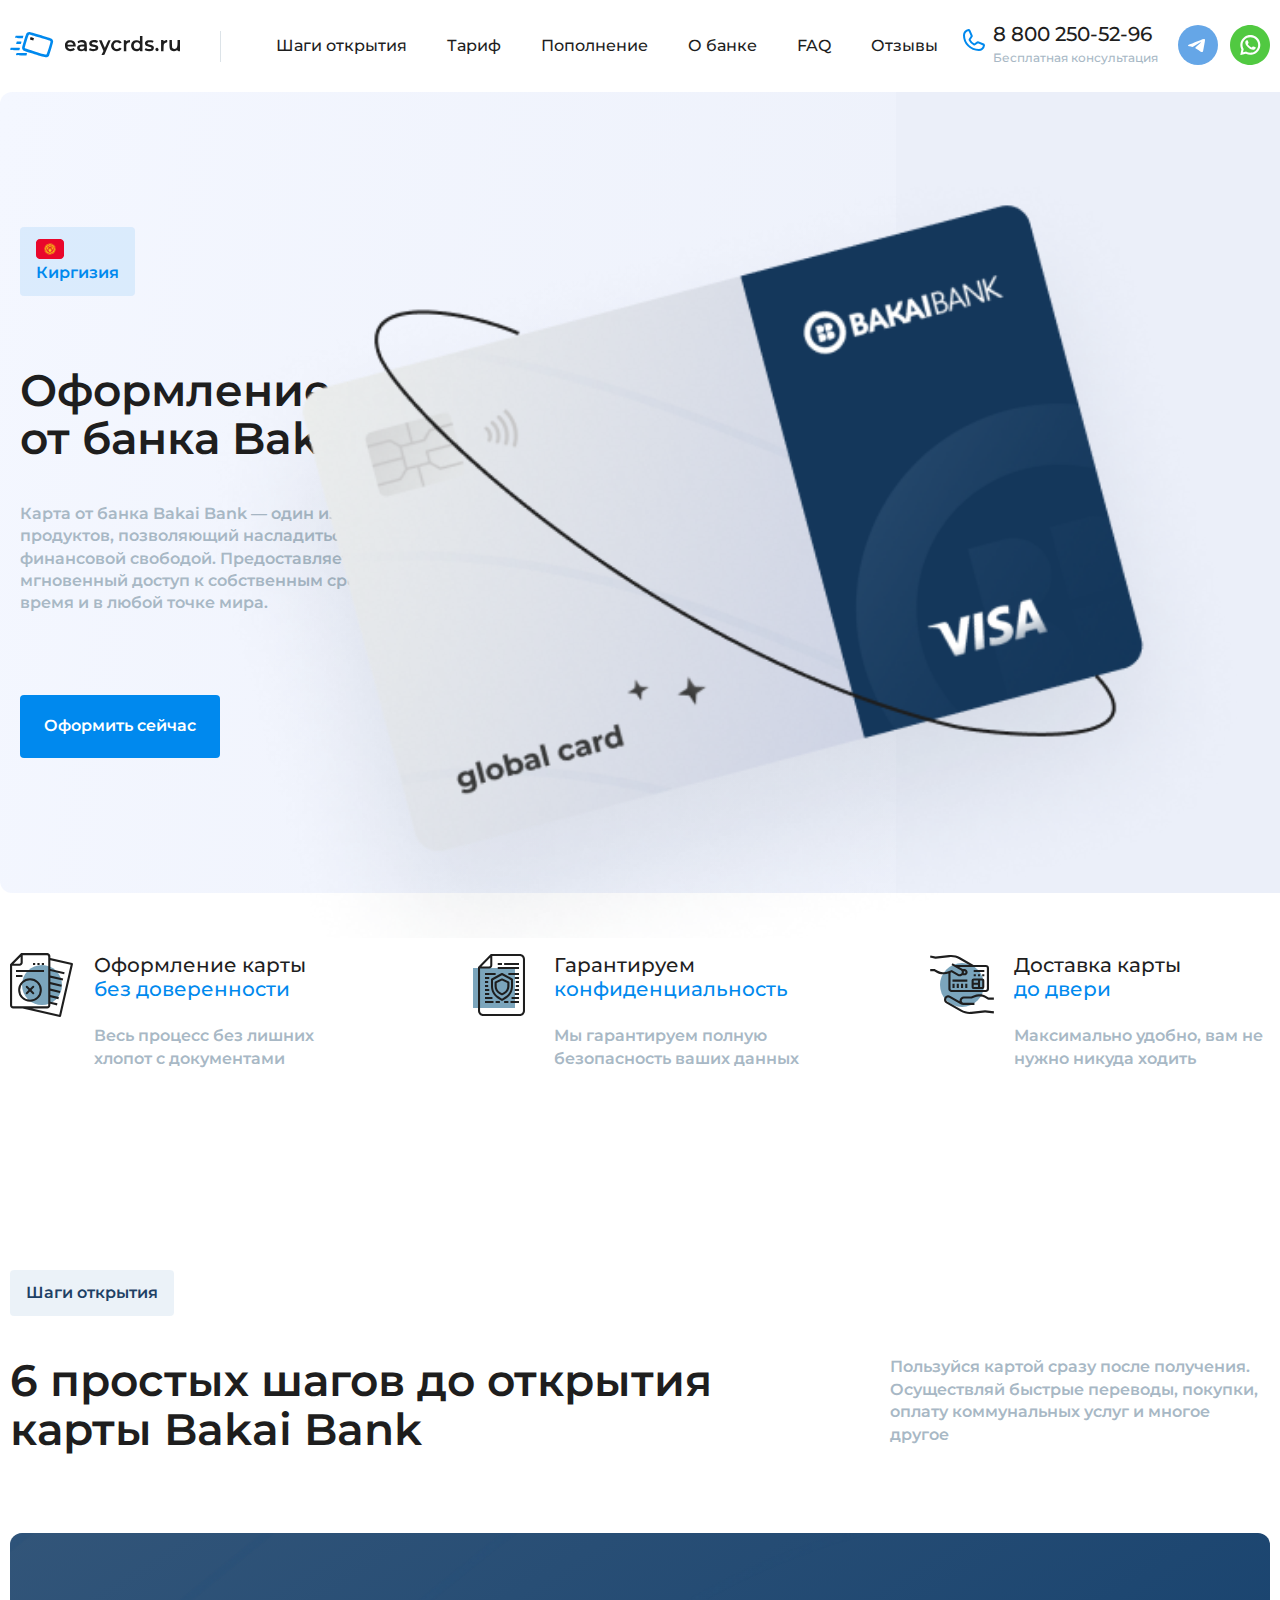
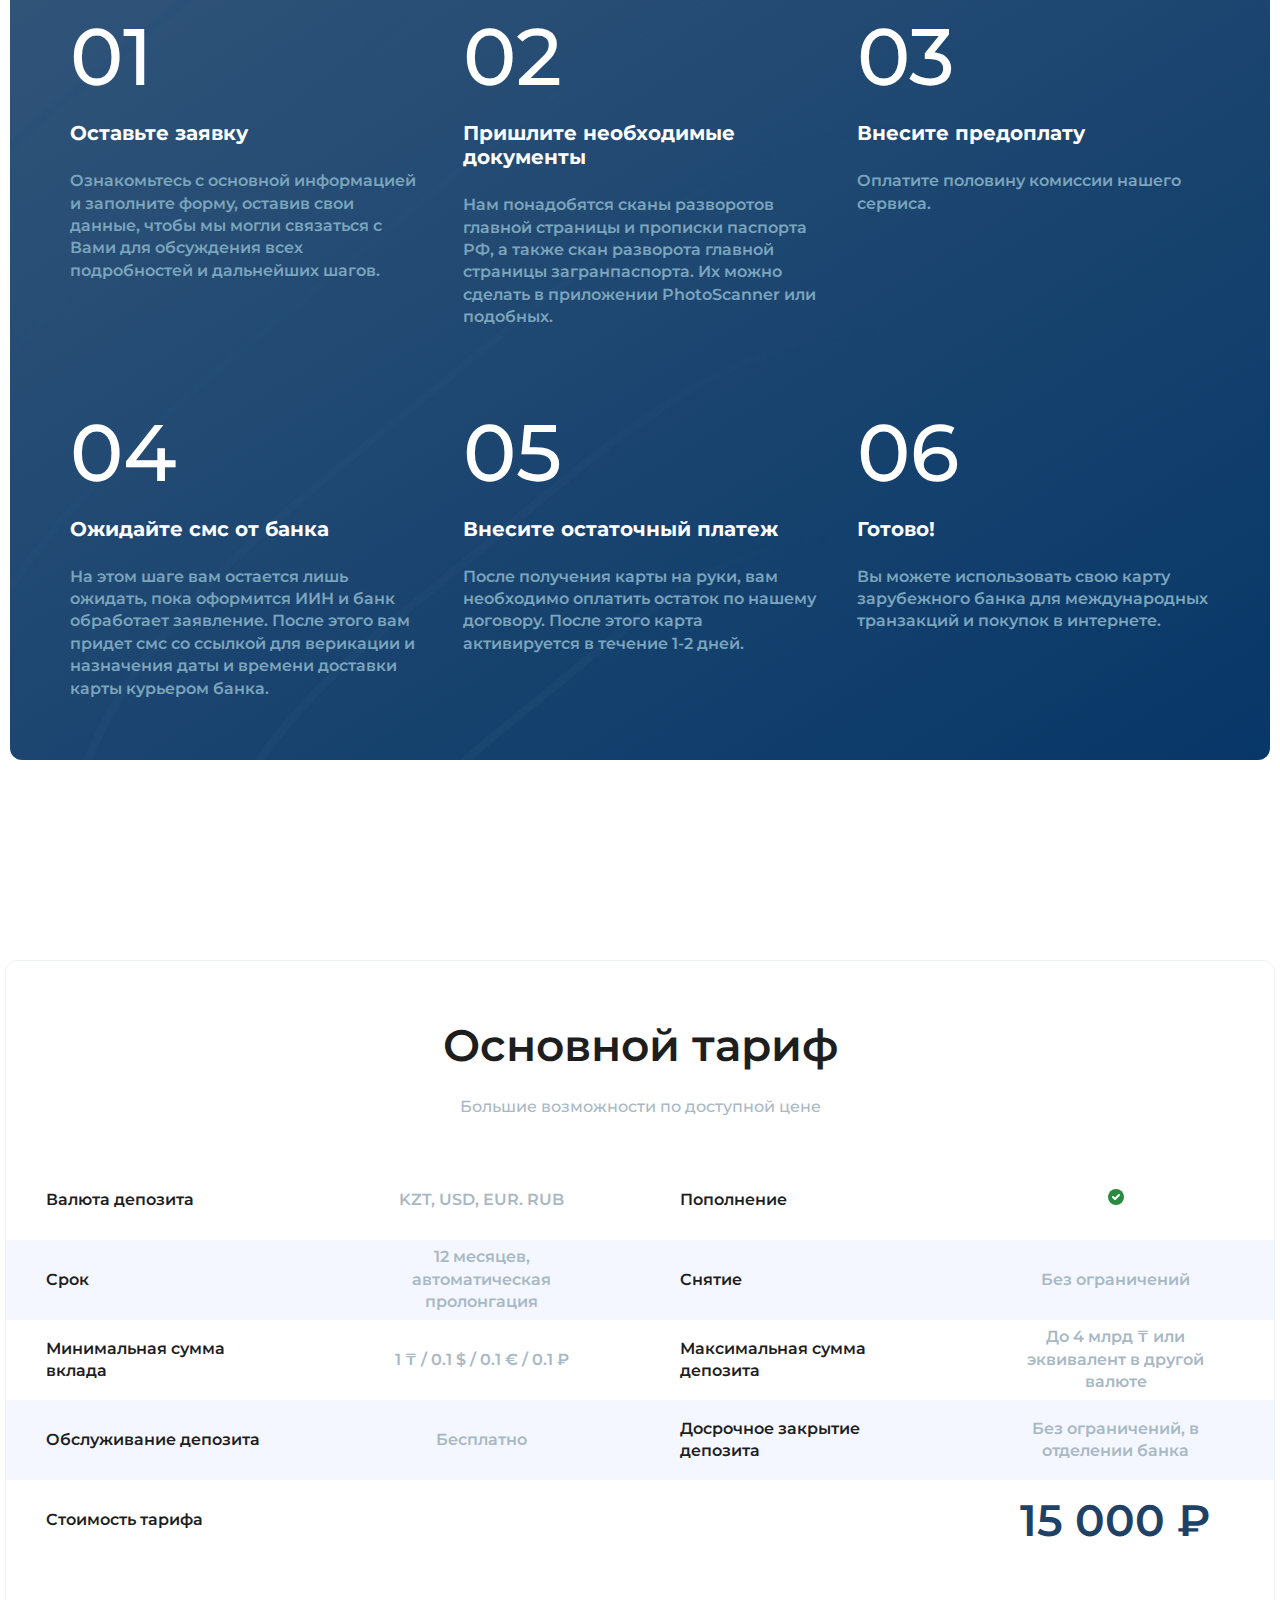
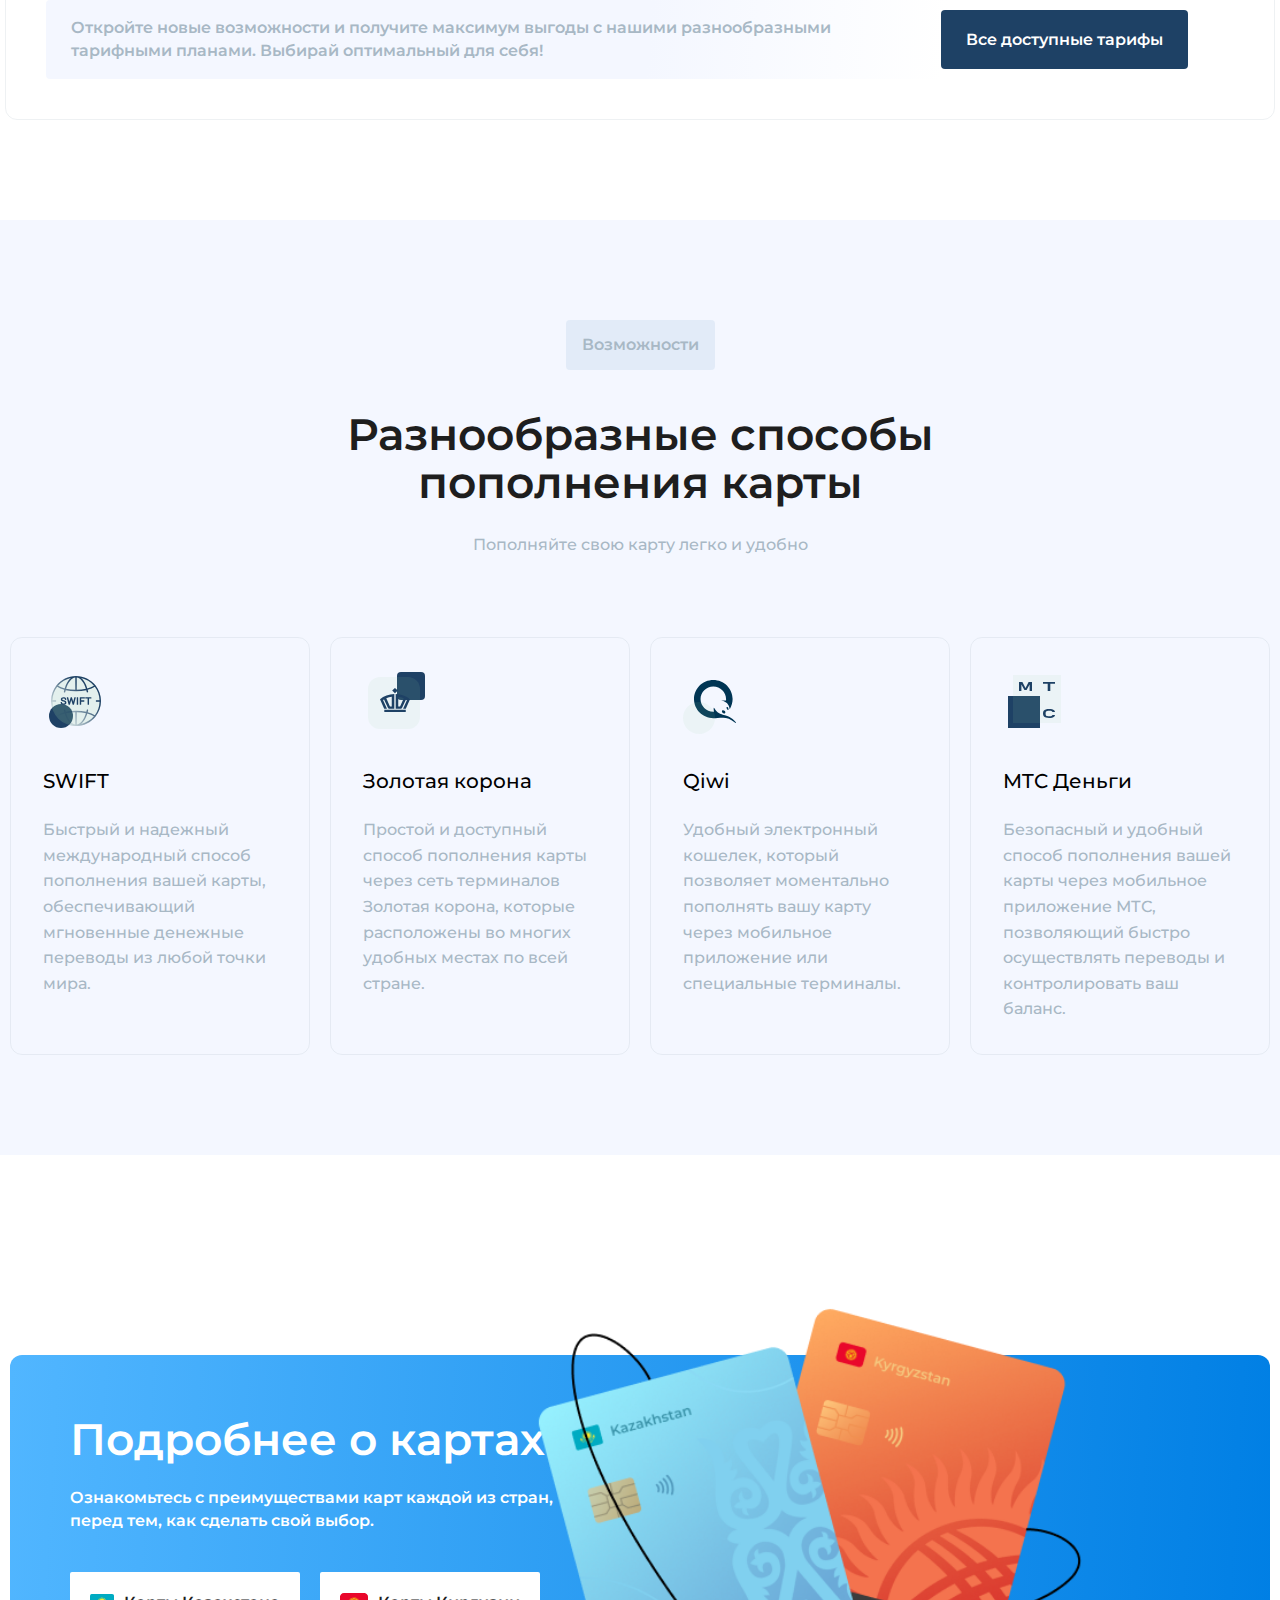
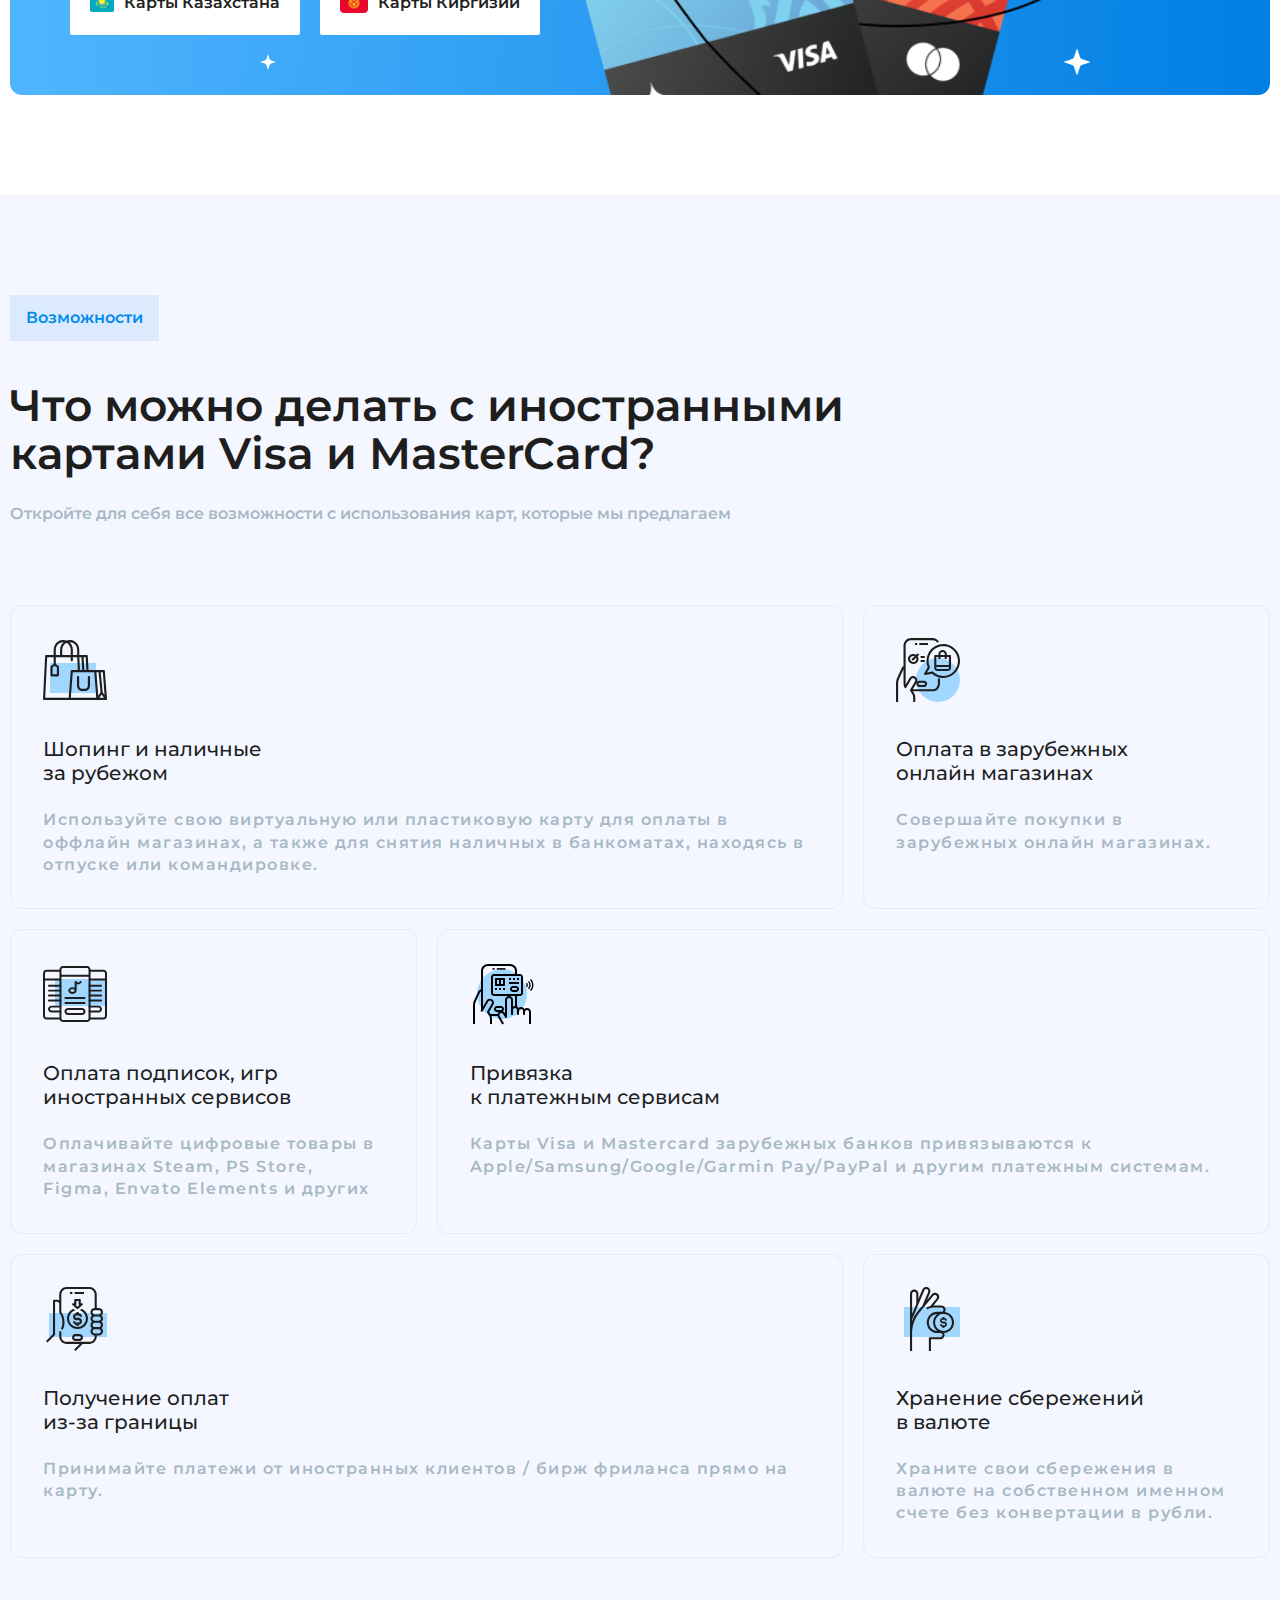
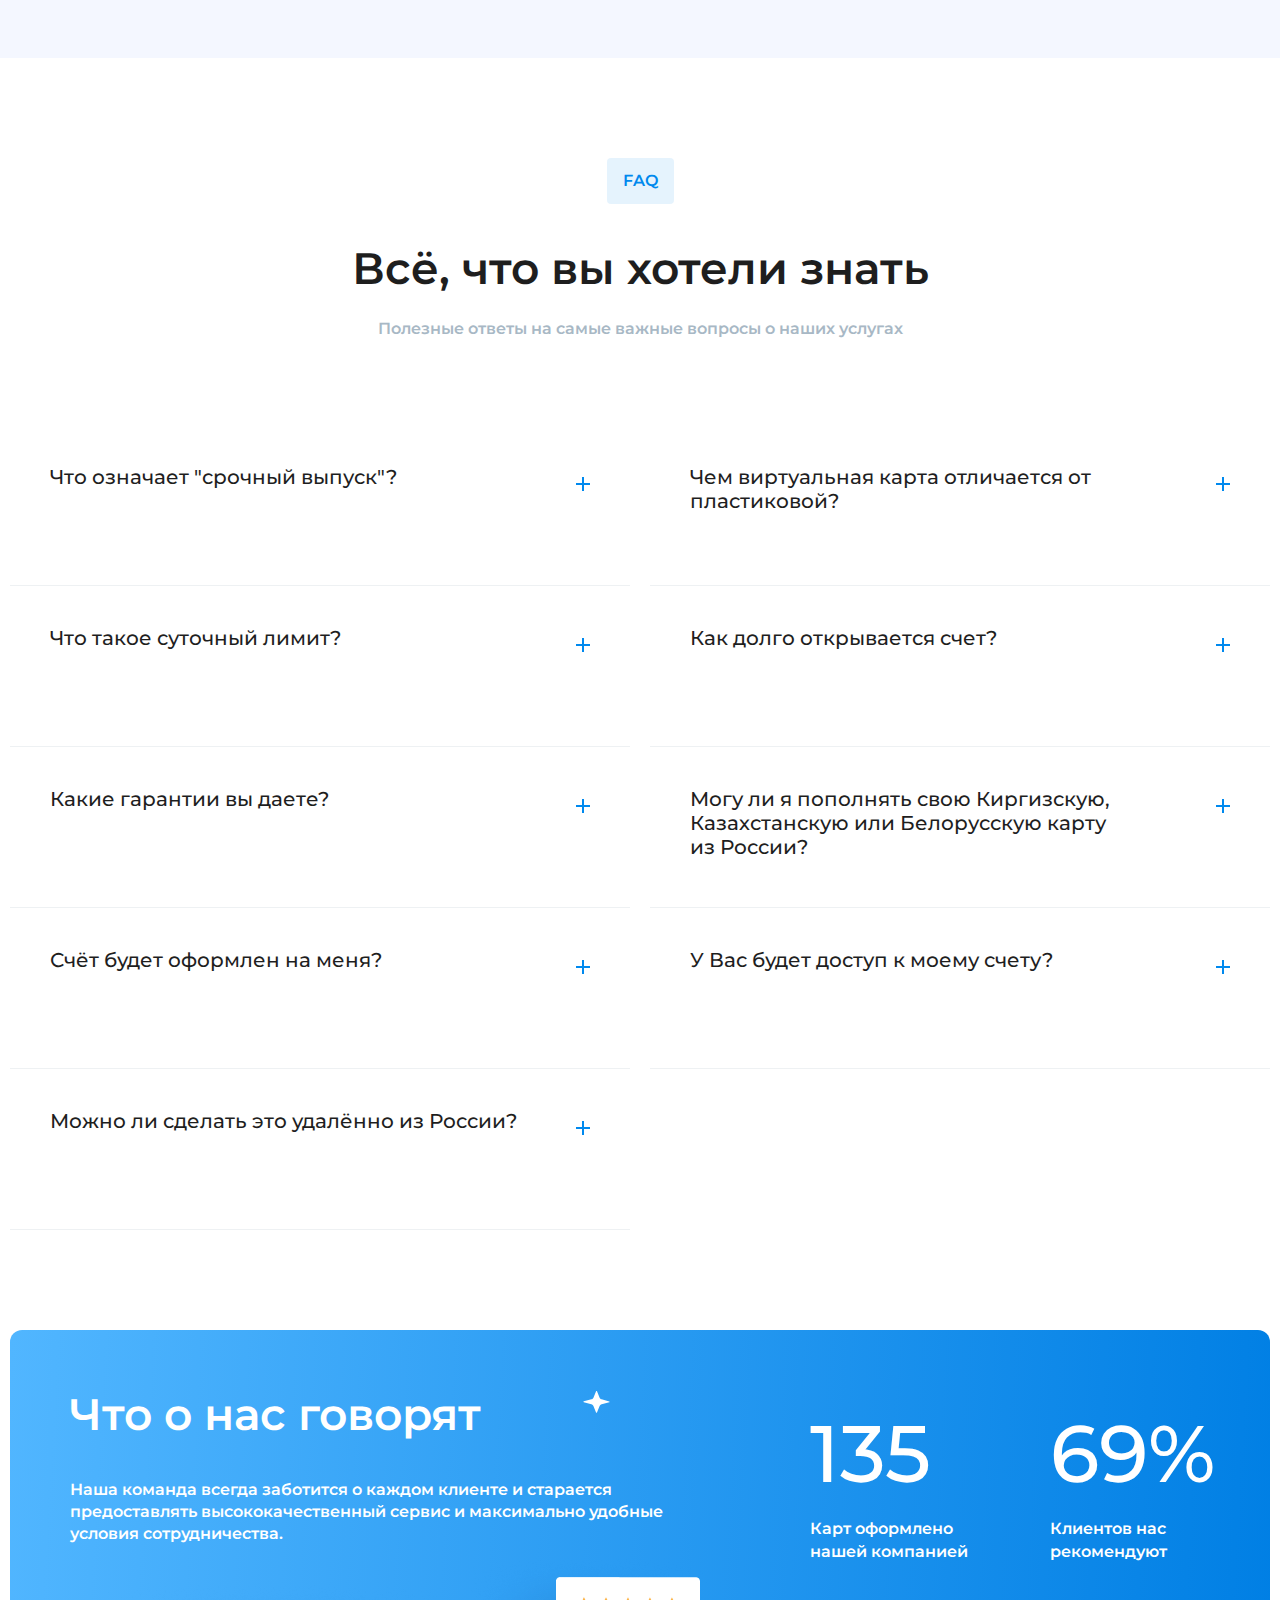
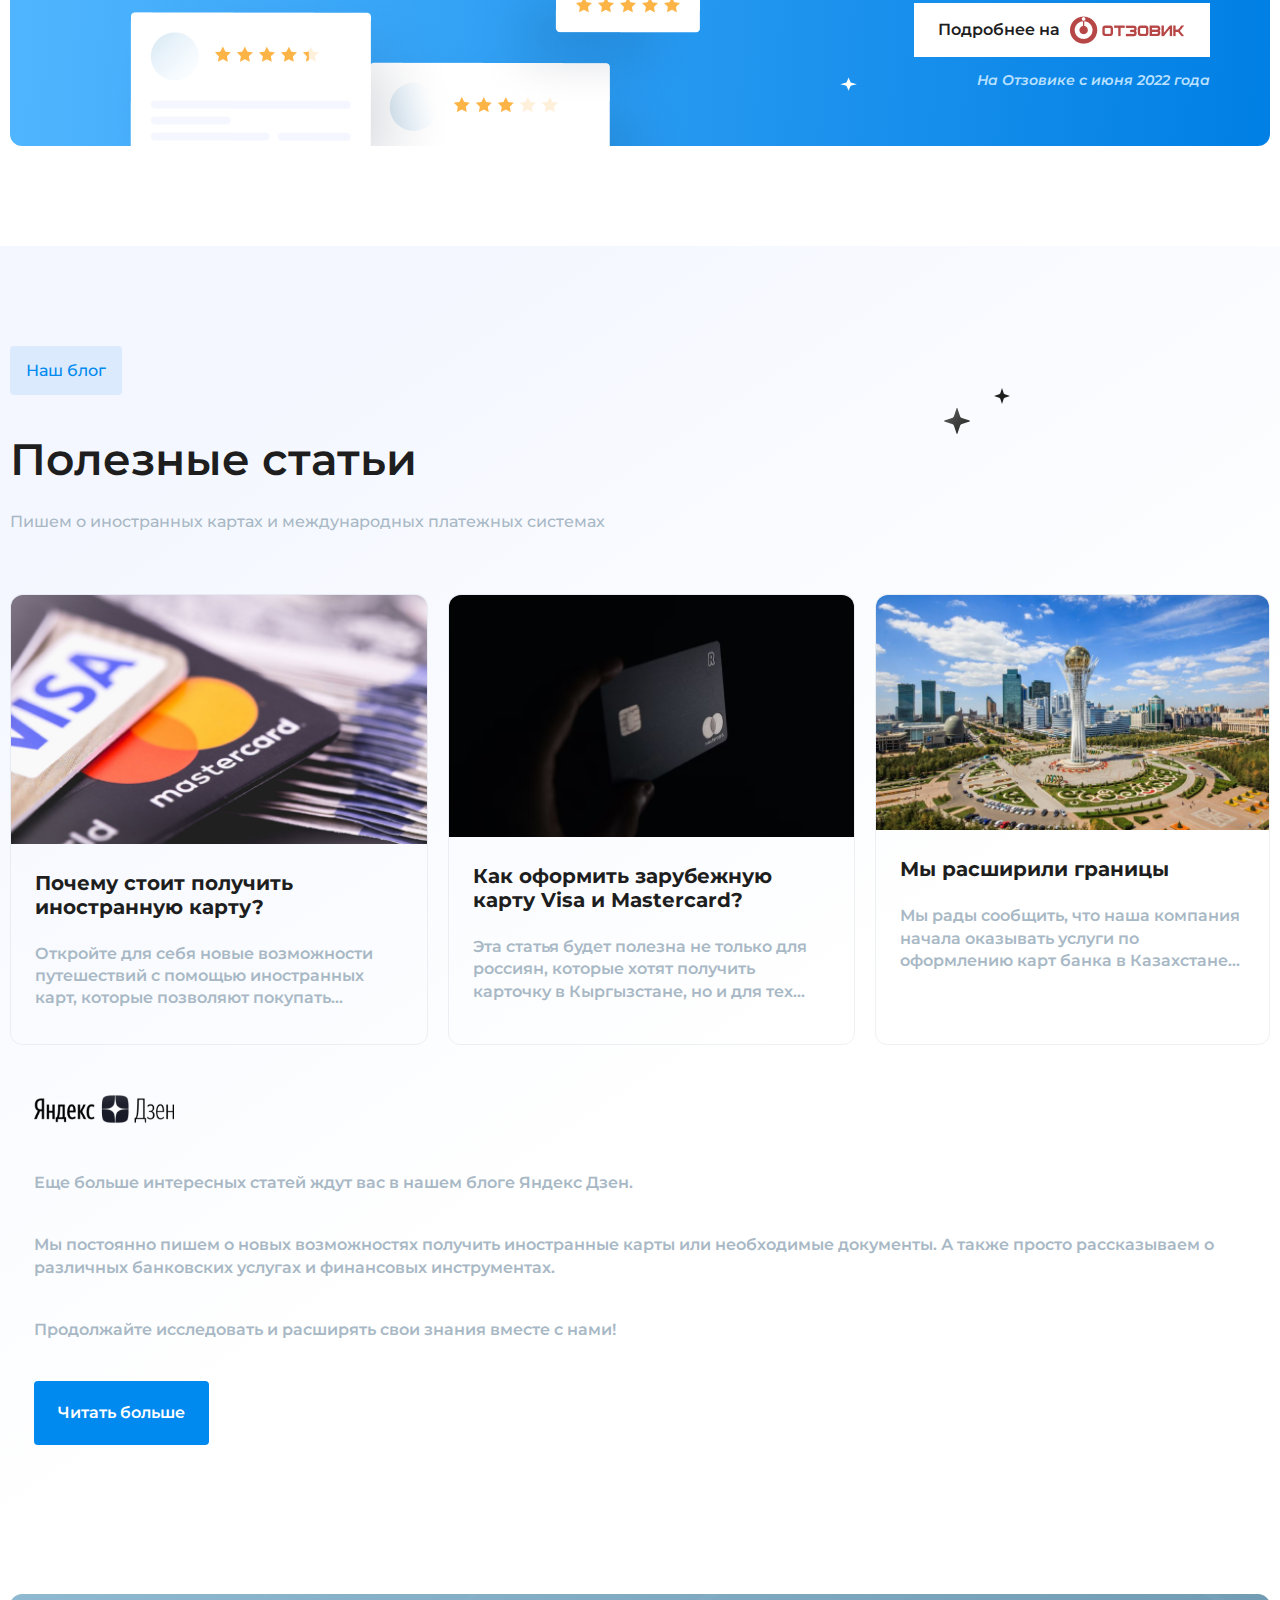
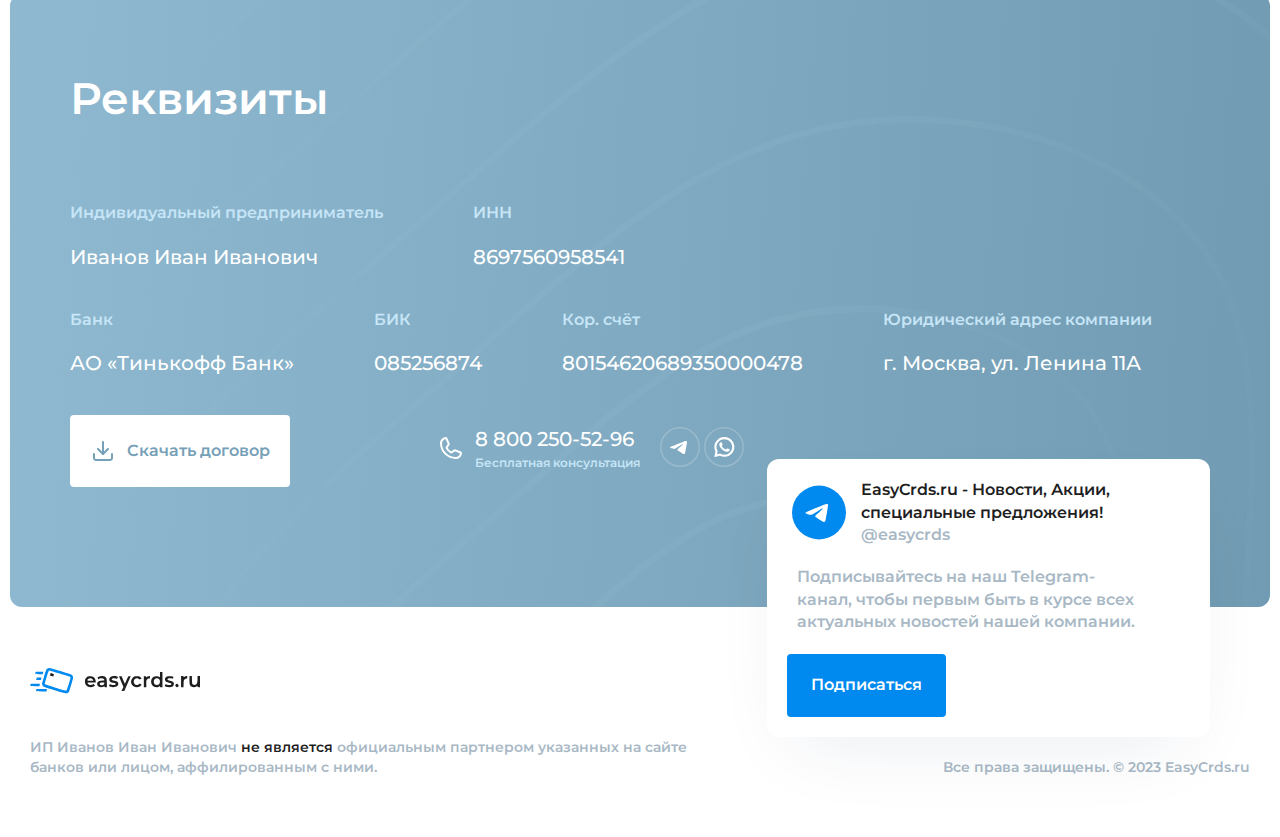
<file: baikal-card.html>
<!DOCTYPE html>
<html lang="en">
<head>
  <meta charset="UTF-8">
  <meta http-equiv="X-UA-Compatible" content="IE=edge">
  <meta name="viewport" content="width=device-width, initial-scale=1.0">
  <link rel="preconnect" href="https://fonts.googleapis.com">
  <link rel="preconnect" href="https://fonts.gstatic.com" crossorigin>
  <link href="https://fonts.googleapis.com/css2?family=Montserrat:wght@400;500;600&display=swap" rel="stylesheet">
  <link href="./css/reset.css" rel="stylesheet">
  <link href="./css/normalize.css" rel="stylesheet">
  <link href="./css/main.css" rel="stylesheet">
  <link rel="icon" type="image/png" href="./img/favico.png">
  <title>EasyCards|Baikal Bank</title>
</head>
<body>
  <header class="header">
    <div class="header-top">
      <div class="header-top__wrapper">
        <a href="#" class="header-top__logo">
          <img src="./img/logo.svg" alt="logo">
        </a>
        <div class="header-top__menu">
          <nav class="header-menu">
            <ul>
              <li><a class="hader-minu__link" href="#">Шаги открытия</a></li>
              <li><a class="hader-minu__link" href="#">Тариф</a></li>
              <li><a class="hader-minu__link" href="#">Пополнение</a></li>
              <li><a class="hader-minu__link" href="#">О банке</a></li>
              <li><a class="hader-minu__link" href="#">FAQ</a></li>
              <li><a class="hader-minu__link" href="#">Отзывы</a></li>
            </ul>
          </nav>
        </div>
        <div class="header-top__contacts">
          <div class="header-top__phone">
            <a href="tel:88002505296">8 800 250-52-96</a>
            <p>Бесплатная консультация</p>
          </div>
          <div class="header-top__social">
            <a href="#">
              <img src="./img/tg-btn.svg" alt="telegram">
            </a>
            <a href="#">
              <img src="./img/whp-btn.svg" alt="whatsap">
            </a>
          </div>
        </div>
      </div>
    </div>
    <div class="header-main">
      <div class="header-main__wrapper --baikal">
        <div class="header-main__container">
          <div class="header-main__title">
            <img src="./img/flag_kyrgyzstan.png" alt="">
            <p>Киргизия</p>
          </div>
          <div class="header-main__description">
            <h1>Оформление карты от банка Bakai Bank</h1>
            <p>Карта от банка Bakai Bank — один из лидирующих продуктов, позволяющий насладиться впечатляющей финансовой свободой. Предоставляет владельцу мгновенный доступ к собственным средствам в любое время и в любой точке мира.</p>
            <a class="button-select" href="#">Оформить сейчас</a>
          </div>
        </div>
        <div class="header-main__img">
          <img src="./img/header-main__cards_baikal.png" alt="header_cards">
        </div>
      </div>
      <div class="header-main__right-img --baikal">
        <img src="./img/header-main__rigt.png" alt="right-card">
      </div>
    </div>
    <div class="header-benefit">
      <div class="container">
        <div class="header-benefit__wrapper">
          <div class="header-benefit__item">
            <div class="header-benefit__inner">
              <img src="./img/benefit-registration_baikal.svg" alt="registration">
            </div>
            <div class="header-benefit__inner">
              <div class="header-benefit__title">
                <p>Оформление карты<br><span>без доверенности</span></p>
              </div>
              <p>Весь процесс без лишних хлопот с документами</p>
            </div>
          </div>
          <div class="header-benefit__item">
            <div class="header-benefit__inner">
              <img src="./img/benefit-guarantie_baikal.svg" alt="guarantie">
            </div>
            <div class="header-benefit__inner">
              <div class="header-benefit__title">
                <p>Гарантируем<br><span>конфиденциальность</span></p>
              </div>
              <p>Мы гарантируем полную безопасность ваших данных</p>
            </div>
          </div>
          <div class="header-benefit__item">
            <div class="header-benefit__inner">
              <img src="./img/benefit-delivery_baikal.svg" alt="delivery">
            </div>
            <div class="header-benefit__inner">
              <div class="header-benefit__title">
                <p>Доставка карты<br><span>до двери</span></p>
              </div>
              <p>Максимально удобно, вам не нужно никуда ходить</p>
            </div>
          </div>
        </div>
      </div>
    </div>
  </header>
  <section class="steps ">
    <div class="container">
      <div class="steps-title --baikal">Шаги открытия</div>
      <div class="steps-top">
        <div class="steps-top__inner">
          <h2>6 простых шагов до открытия карты Bakai Bank</h2>
        </div>
        <div class="steps-top__inner">
          <p>Пользуйся картой сразу после получения. Осуществляй быстрые переводы, покупки, оплату коммунальных услуг и многое другое</p>
        </div>
      </div>
      <div class="steps-main --baikal">
        <div class="steps-main__item">
          <div class="steps-main__num">01</div>
          <div class="steps-main__title"><h3>Оставьте заявку</h3></div>        
          <p>Ознакомьтесь с основной информацией и заполните форму, оставив свои данные, чтобы мы могли связаться с Вами для обсуждения всех подробностей и дальнейших шагов.</p>
        </div>
        <div class="steps-main__item">
          <div class="steps-main__num">02</div>
          <div class="steps-main__title"><h3>Пришлите необходимые документы</h3></div>          
          <p>Нам понадобятся сканы разворотов главной страницы и прописки паспорта РФ, а также скан разворота главной страницы загранпаспорта. Их можно сделать в приложении PhotoScanner или подобных.</p>
        </div>
        <div class="steps-main__item">
          <div class="steps-main__num">03</div>
          <div class="steps-main__title"><h3>Внесите предоплату</h3></div>
          <p>Оплатите половину комиссии нашего сервиса.</p>
        </div>
        <div class="steps-main__item">
          <div class="steps-main__num">04</div>
          <div class="steps-main__title"><h3>Ожидайте смс от банка</h3></div>
          <p>На этом шаге вам остается лишь ожидать, пока оформится ИИН и банк обработает заявление. После этого вам придет смс со ссылкой для верикации и назначения даты и времени доставки карты курьером банка.</p>
        </div>
        <div class="steps-main__item">
          <div class="steps-main__num">05</div>
          <div class="steps-main__title"><h3>Внесите остаточный платеж</h3></div>         
          <p>После получения карты на руки, вам необходимо оплатить остаток по нашему договору. После этого карта активируется в течение 1-2 дней.</p>
        </div>
        <div class="steps-main__item">
          <div class="steps-main__num">06</div>
          <div class="steps-main__title"><h3>Готово!</h3></div>         
          <p>Вы можете использовать свою карту зарубежного банка для международных транзакций и покупок в интернете.</p>
        </div>
      </div>
      <div class="steps-img hide">
        <img src="./img/steps_cards.png" alt="steps_cards">
      </div>
    </div>
  </section>
  <section class="rate">
    <div class="rate__top">
      <div class="rate__title">
        <h2>Основной тариф</h2>
        <p>Большие возможности по доступной цене</p>
      </div>
    </div>
    <div class="rate-table">
      <div class="rate-table__inner">
        <table>
          <tbody>
            <tr>
              <td><span>Валюта депозита</span></td>
              <td>KZT, USD, EUR. RUB</td>
            </tr>
            <tr>
              <td><span>Срок</span></td>
              <td>12 месяцев, автоматическая пролонгация</td>
            </tr>
            <tr>
              <td><span>Минимальная сумма вклада</span></td>
              <td>1 ₸ / 0.1 $ / 0.1 € / 0.1 ₽</td>
            </tr>
            <tr>
              <td><span>Обслуживание депозита</span></td>
              <td>Бесплатно</td>
            </tr>
            <tr>
              <td><span>Стоимость тарифа</span></td>
              <td></td>
            </tr>
          </tbody>
        </table>
      </div>
      <div class="rate-table__inner">
        <table>
          <tbody>
            <tr>
              <td><span>Пополнение</span></td>
              <td><img src="./img/checked_green.svg" alt="checked"></td>
            </tr>
            <tr>  
              <td><span>Снятие</span></td>
              <td>Без ограничений</td>
            </tr>
            <tr>
              <td><span>Максимальная сумма депозита</span></td>
              <td>До 4 млрд ₸ или эквивалент в другой валюте </td>
            </tr>
            <tr>             
              <td><span>Досрочное закрытие депозита</span></td>
              <td>Без ограничений, в отделении банка </td>
            </tr>
            <tr>
              <td></td>
              <td><p>15 000 ₽</p></td>
            </tr>
          </tbody>
        </table>
      </div> 
    </div>
    <div class="rate-cta">
      <div class="rate-cta__item">
        <div class="rate-cta__inner">
          <p>Откройте новые возможности и получите максимум выгоды с нашими разнообразными тарифными планами. Выбирай оптимальный для себя!</p>
        </div>
        <div class="rate-cta__inner">
          <div class="rate-cta__link">
            <a  href="#">Все доступные тарифы</a>
          </div>
        </div>
      </div>
    </div>
  </section>
  <section class="refill">
    <div class="container">
      <div class="refill-top">
        <div class="refill-top__title">
          <p>Возможности</p>
        </div>
        <h2>Разнообразные способы <br> пополнения карты</h2>
          <p>Пополняйте свою карту легко и удобно</p>
      </div>
      <div class="refill-item">
        <div class="refill-inner">
          <div class="refill-inner__img">
            <img src="./img/refill_swift_baikal.svg" alt="SWIFT">
          </div>
          <div class="refill-inner__title">
            <h3>SWIFT</h3>
          </div>
          <div class="refill-inner__text">
            <p>Быстрый и надежный международный способ пополнения вашей карты, обеспечивающий мгновенные денежные переводы из любой точки мира.</p>
          </div>
        </div>
        <div class="refill-inner">
          <div class="refill-inner__img">
            <img src="./img/refill_corona_baikal.svg" alt="corona">
          </div>
          <div class="refill-inner__title">
            <h3>Золотая корона</h3>
          </div>
          <div class="refill-inner__text">
            <p>Простой и доступный способ пополнения карты через сеть терминалов Золотая корона, которые расположены во многих удобных местах по всей стране.</p>
          </div>
        </div>
        <div class="refill-inner">
          <div class="refill-inner__img">
            <img src="./img/refill_qiwi_baikal.svg" alt="qiwi">
          </div>
          <div class="refill-inner__title">
            <h3>Qiwi</h3>
          </div>
          <div class="refill-inner__text">
            <p>Удобный электронный кошелек, который позволяет моментально пополнять вашу карту через мобильное приложение или специальные терминалы.</p>
          </div>
        </div>
        <div class="refill-inner">
          <div class="refill-inner__img">
            <img src="./img/refill_mts_baikal.svg" alt="mts">
          </div>
          <div class="refill-inner__title">
            <h3>MTC Деньги</h3>
          </div>
          <div class="refill-inner__text">
            <p>Безопасный и удобный способ пополнения вашей карты через мобильное приложение МТС, позволяющий быстро осуществлять переводы и контролировать ваш баланс.</p>
          </div>
        </div>
      </div>
    </div>
  </section>
  <section class="banner-detailed">
    <div class="container">
      <div class="banner-detailed__item">
        <div class="banner-detailed__inner">
          <h3>Подробнее о картах</h3>
          <p>Ознакомьтесь с преимуществами карт каждой из стран, перед тем, как сделать свой выбор. </p>
          <div class="banner-detailed__cta">
            <a href="#" class="banner-detailed__link" ><img src="./img/flag_kazakhstan.png" alt="flag_kazakhstan"><p>Карты Казахстана</p></a>
            <a href="kyrgyzstan-cards.html" class="banner-detailed__link" ><img src="./img/flag_kyrgyzstan.png" alt="flag_kyrgyzstan"><p>Карты Киргизии</p></a>
          </div>
          <img class="banner-detailed__stars-1" src="./img/stars_1_white.png" alt="stars">
          <img class="banner-detailed__stars-2" src="./img/stars_2_white.png" alt="stars">
          
        </div>
        <div class="banner-detailed__inner">
          <div class="banner-detailed__img">
            <img src="./img/banner_detaled.png" alt="banner-detailed">
          </div>
          <img class="banner-detailed__stars-3" src="./img/stars_3_white.png" alt="stars">
        </div>
      </div>
    </div>
  </section>
  <section class="scope">
    <div class="container">
      <div class="scope-top">
        <div class="scope-title">Возможности</div>
        <h2>Что можно делать с иностранными картами Visa и MasterCard? </h2>
        <div class="scope-description">Откройте для себя все возможности с использования карт, которые мы предлагаем</div>
      </div>
      <div class="scope-grid">
        <div class="scope-grid__item">
          <img src="./img/greed_shopping.svg" alt="greed_shopping">
          <div class="scope-grid__title">Шопинг и наличные <br>
            за рубежом</div>
          <div class="scope-grid__text">Используйте свою виртуальную или пластиковую карту для оплаты в оффлайн магазинах, а также для снятия наличных в банкоматах, находясь в отпуске или командировке.</div>
        </div>
        <div class="scope-grid__item">
          <img src="./img/greed_sale.svg" alt="greed_sale">
          <div class="scope-grid__title">Оплата в зарубежных <br> 
            онлайн магазинах</div>
          <div class="scope-grid__text">Совершайте покупки в зарубежных онлайн магазинах.</div>
        </div>
        <div class="scope-grid__item">
          <img src="./img/greed_services.svg" alt="greed_services">
          <div class="scope-grid__title">Оплата подписок, игр <br>
            иностранных сервисов</div>
          <div class="scope-grid__text">Оплачивайте цифровые товары в магазинах Steam, PS Store, Figma, Envato Elements и других</div>
        </div>
        <div class="scope-grid__item">
          <img src="./img/greed_eqaring.svg" alt="greed_eqaring">
          <div class="scope-grid__title">Привязка <br>
            к платежным сервисам</div>
          <div class="scope-grid__text">Карты Visa и Mastercard зарубежных банков привязываются к Apple/Samsung/Google/Garmin Pay/PayPal и другим платежным системам.</div>
        </div>
        <div class="scope-grid__item">
          <img src="./img/greed_comming.svg" alt="greed_comming">
          <div class="scope-grid__title">Получение оплат <br>
            из-за границы</div>
          <div class="scope-grid__text">Принимайте платежи от иностранных клиентов / бирж фриланса прямо на карту.</div>
        </div>
        <div class="scope-grid__item">
          <img src="./img/greed_saving.svg" alt="greed_saving">
          <div class="scope-grid__title">Хранение сбережений <br>
            в валюте</div>
          <div class="scope-grid__text">Храните свои сбережения в валюте на собственном именном счете без конвертации в рубли.</div>
        </div>
      </div>
    </div>
  </section>
  
  <section class="faq">
    <div class="container">
      <div class="faq-top">
        <div class="faq-top__title">FAQ</div>
        <h2>Всё, что вы хотели знать</h2>
        <p>Полезные ответы на самые важные вопросы о наших услугах</p>
      </div>
      <div class="faq-item">
        <div class="faq-inner">
          <div class="faq-block">
            <div class="faq-block__request">
              <div class="faq-block__question">Что означает "срочный выпуск"?</div>
              <div class="faq-block__responce">
                <p>Сроки выпуска карты в самих банках Киргизии обычно варьируются от 7 до 14 дней. Воспользовавшись услугой срочного выпуска, это время уменьшается до 2-3 дней. Уточняйте подробности в подержке на сайте.</p>
              </div>
            </div>
          </div>
          <div class="faq-block">
            <div class="faq-block__request">
              <div class="faq-block__question">Что такое суточный лимит?</div>
              <div class="faq-block__responce">
                <p>Lorem ipsum dolor sit amet consectetur adipisicing elit. Sapiente nesciunt ab totam repellendus alias dignissimos perferendis dicta impedit, atque praesentium nemo eligendi autem doloribus ullam? Impedit corrupti minus alias assumenda.</p>
              </div>
            </div>
          </div>
          <div class="faq-block">
            <div class="faq-block__request">
              <div class="faq-block__question">Какие гарантии вы даете?</div>
              <div class="faq-block__responce">
                <p>Lorem ipsum dolor sit amet consectetur adipisicing elit. Sapiente nesciunt ab totam repellendus alias dignissimos perferendis dicta impedit, atque praesentium nemo eligendi autem doloribus ullam? Impedit corrupti minus alias assumenda.</p>
              </div>
            </div>
          </div>
          <div class="faq-block">
            <div class="faq-block__request">
              <div class="faq-block__question">Счёт будет оформлен на меня?</div>
              <div class="faq-block__responce">
                <p>Lorem ipsum dolor sit amet consectetur adipisicing elit. Sapiente nesciunt ab totam repellendus alias dignissimos perferendis dicta impedit, atque praesentium nemo eligendi autem doloribus ullam? Impedit corrupti minus alias assumenda.</p>
              </div>
            </div>
          </div>
          <div class="faq-block">
            <div class="faq-block__request">
              <div class="faq-block__question">Можно ли сделать это удалённо из России?</div>
              <div class="faq-block__responce">
                <p>Lorem ipsum dolor sit amet consectetur adipisicing elit. Sapiente nesciunt ab totam repellendus alias dignissimos perferendis dicta impedit, atque praesentium nemo eligendi autem doloribus ullam? Impedit corrupti minus alias assumenda.</p>
              </div>
            </div>
          </div>
        </div>
        <div class="faq-inner">
          <div class="faq-block">
            <div class="faq-block__request">
              <div class="faq-block__question">Чем виртуальная карта отличается от пластиковой?</div>
              <div class="faq-block__responce">
                <p>Lorem ipsum dolor sit amet consectetur adipisicing elit. Debitis ipsam vel quidem dolores accusamus ab dolor necessitatibus reprehenderit, a dolorum expedita nobis autem, quod itaque inventore sunt commodi nesciunt praesentium?</p>
              </div>
            </div>
          </div>
          <div class="faq-block">
            <div class="faq-block__request">
              <div class="faq-block__question">Как долго открывается счет?</div>
              <div class="faq-block__responce">
                <p>Lorem ipsum dolor sit amet consectetur adipisicing elit. Debitis ipsam vel quidem dolores accusamus ab dolor necessitatibus reprehenderit, a dolorum expedita nobis autem, quod itaque inventore sunt commodi nesciunt praesentium?</p>
              </div>
            </div>
          </div>
          <div class="faq-block">
            <div class="faq-block__request">
              <div class="faq-block__question">Могу ли я пополнять свою Киргизскую, Казахстанскую или Белорусскую карту <br> из России?</div>
              <div class="faq-block__responce">
                <p>Lorem ipsum dolor sit amet consectetur adipisicing elit. Debitis ipsam vel quidem dolores accusamus ab dolor necessitatibus reprehenderit, a dolorum expedita nobis autem, quod itaque inventore sunt commodi nesciunt praesentium?</p>
              </div>
            </div>
          </div>
          <div class="faq-block">
            <div class="faq-block__request">
              <div class="faq-block__question">У Вас будет доступ к моему счету?</div>
              <div class="faq-block__responce">
                <p>Lorem ipsum dolor sit amet consectetur adipisicing elit. Debitis ipsam vel quidem dolores accusamus ab dolor necessitatibus reprehenderit, a dolorum expedita nobis autem, quod itaque inventore sunt commodi nesciunt praesentium?</p>
              </div>
            </div>
          </div>
        </div>
      </div>
    </div>
  </section>
  <section class="banner-feedback">
    <div class="container">
      <div class="banner-feedback__item">
        <div class="banner-feedback__inner">
            <h2>Что о нас говорят</h2>
            <p>Наша команда всегда заботится о каждом клиенте и старается предоставлять высококачественный сервис и максимально удобные условия сотрудничества.</p>
            <div class="banner-feedback__cards">
              <div class="banner-feedback__cards--1">
                <img src="./img/banner_feedback_card_1.png" alt="card_1">
              </div>
              <div class="banner-feedback__cards--2">
                <img src="./img/banner_feedback_card_2.png" alt="card_2">
              </div>
              <div class="banner-feedback__cards--3">
                <img src="./img/banner_feedback_card_3.png" alt="card_3">
              </div>
            </div>
            <img class="banner-feedback__stars--1" src="./img/banner_feedback_stars_1.svg" alt="stars-1">
        </div>       
        <div class="banner-feedback__inner">
          <div class="banner-feedback__parametr">
            <div class="banner-feedback__indicator">
              <div class="banner-feedback__indicator-value">135</div>
              <p>Карт оформлено 
                нашей компанией</p>
            </div>
            <div class="banner-feedback__indicator">
              <div class="banner-feedback__indicator-value">69%</div>
              <p>Клиентов нас 
                рекомендуют</p>
            </div>
          </div>
          <div class="banner-feedback__otzovik">
            <a class="banner-feedback__link" href="#">
              <p>Подробнее на</p>
              <img src="./img/otzovik.png" alt="otzovik">
            </a>
            <p>На Отзовике с июня 2022 года</p>
          </div>
          <img class="banner-feedback__stars--2" src="./img/banner_feedback_stars_2.svg" alt="stars-2">
        </div>
        
        
      </div>
    </div>
  </section>
  <section class="blog">
    <div class="container">
      <div class="blog-top">
        <div class="blog-top__title">Наш блог</div>
        <h2>Полезные статьи</h2>
        <p>Пишем о иностранных картах и международных платежных системах</p>
        <img class="blog-top__stars--1" src="./img/black_srar_big.svg" alt="star">
        <img class="blog-top__stars--2" src="./img/black_srar_small.svg" alt="star">
      </div>
      <div class="blog-articles">
        <a class="blog-article">
          <div class="blog-article__img">
            <img src="./img/article_1.png" alt="article_1">
          </div>
          <div class="blog-article__main">
            <div class="blog-article__title">
              <h3>Почему стоит получить иностранную карту?</h3>
            </div>
            <div class="blog-article__prev">
              <p>Откройте для себя новые возможности путешествий с помощью иностранных карт, которые позволяют покупать...</p>
          </div>
          </div>
        </a>
        <a class="blog-article">
          <div class="blog-article__img">
            <img src="./img/article_2.png" alt="article_2">
          </div>
          <div class="blog-article__main">
            <div class="blog-article__title">
              <h3>Как оформить зарубежную карту Visa и Mastercard?</h3>
            </div>
            <div class="blog-article__prev">
              <p>Эта статья будет полезна не только для россиян, которые хотят получить карточку в Кыргызстане, но и для тех...</p>
          </div>
          </div>
        </a>
        <a class="blog-article">
          <div class="blog-article__img">
            <img src="./img/article_3.png" alt="article_3">
          </div>
          <div class="blog-article__main">
            <div class="blog-article__title">
              <h3>Мы расширили границы</h3>
            </div>
            <div class="blog-article__prev">
              <p>Мы рады сообщить, что наша компания начала оказывать услуги по оформлению карт банка в Казахстане...</p>
          </div>
          </div>
        </a>
      </div>
      <div class="blog-dzen">
        <div class="blog-dzen__logo">
          <img src="./img/yadex-dzen.svg" alt="yadex-dzen">
        </div>
        <p>Еще больше интересных статей ждут вас в нашем блоге Яндекс Дзен. </p>
        <p>Мы постоянно пишем о новых возможностях получить иностранные карты или необходимые документы. А также просто рассказываем о различных банковских услугах и финансовых инструментах.</p>
        <p>Продолжайте исследовать и расширять свои знания вместе с нами!</p>
        <a class="blog-dzen__link" href="">Читать больше</a>
      </div>
    </div>
    
  </section>
  <section class="requisites">
    <div class="container">
      <div class="requisites-wrapper">
        <h3>Реквизиты</h3>
        <div class="requisites-item">
          <div class="requisites-inner">
            <div class="requisites-title">Индивидуальный предприниматель</div>
            <div class="requisites-value">Иванов Иван Иванович</div>
          </div>
          <div class="requisites-inner">
            <div class="requisites-title">ИНН</div>
            <div class="requisites-value">8697560958541</div>
          </div>
        </div>
        <div class="requisites-item">
          <div class="requisites-inner">
            <div class="requisites-title">Банк</div>
            <div class="requisites-value">АО «Тинькофф Банк»</div>
          </div>
          <div class="requisites-inner">
            <div class="requisites-title">БИК</div>
            <div class="requisites-value">085256874</div>
          </div>
          <div class="requisites-inner">
            <div class="requisites-title">Кор. счёт</div>
            <div class="requisites-value">80154620689350000478</div>
          </div>
          <div class="requisites-inner">
            <div class="requisites-title">Юридический адрес компании</div>
            <div class="requisites-value">г. Москва, ул. Ленина 11А</div>
          </div>
        </div>
        <div class="requisites-item">
          <div class="requisites-inner">
            <a class="requisites-download" href="#" download="#">
              <img src="./img/req_download.svg" alt="req_download">
              <p>Скачать договор</p>
            </a>
          </div>
          <div class="requisites-inner">
            <div class="requisites-contact">
              <div class="requisites-phone">
                <a class="requisites-phone__number" href="tel:+78002505296" p>8 800 250-52-96</a>
                <p>Бесплатная консультация</p>
              </div>
              <div class="requisites-social">
                <a href="#">
                  <img src="./img/req_tg-btn.svg" alt="req_tg-btn">
                </a>
                <a href="#">
                  <img src="./img/req_whp-btn.svg" alt="req_whp-btn">
                </a>
              </div>
            </div>
          </div>
          <div class="requisites-inner"></div>
        </div>
        <div class="requisites-telegram">
          <div class="requisites-telegram__title">
            <img src="./img/req_telegram.svg" alt="req_telegram">
            <h3>EasyCrds.ru - Новости, Акции, специальные предложения! <span>@easycrds</span> </h3>
          </div>
          <div class="requisites-telegram__text">
            <p>Подписывайтесь на наш Telegram-канал, чтобы первым быть в курсе всех актуальных новостей нашей компании.</p>
          </div>
          <a class="requisites-telegram__subscribe" href="#">Подписаться</a>
        </div>
      </div>
    </div>
  </section>
  <footer class="footer">
    <div class="container">     
      <div class="footer-logo">
        <img src="./img/logo.svg" alt="logo">
      </div>
      <div class="footer-item">
        <div class="footer-inner">
          <p>ИП Иванов Иван Иванович <span>не является</span> официальным партнером указанных на сайте банков или лицом, аффилированным с ними.</p>
        </div>
        <div class="footer-inner">
          <p>Все права защищены. © 2023 EasyCrds.ru</p>
        </div>
      </div>
    </div>
  </footer>
  <script src="./js/main.js"></script>
</body>
</html>
</file>
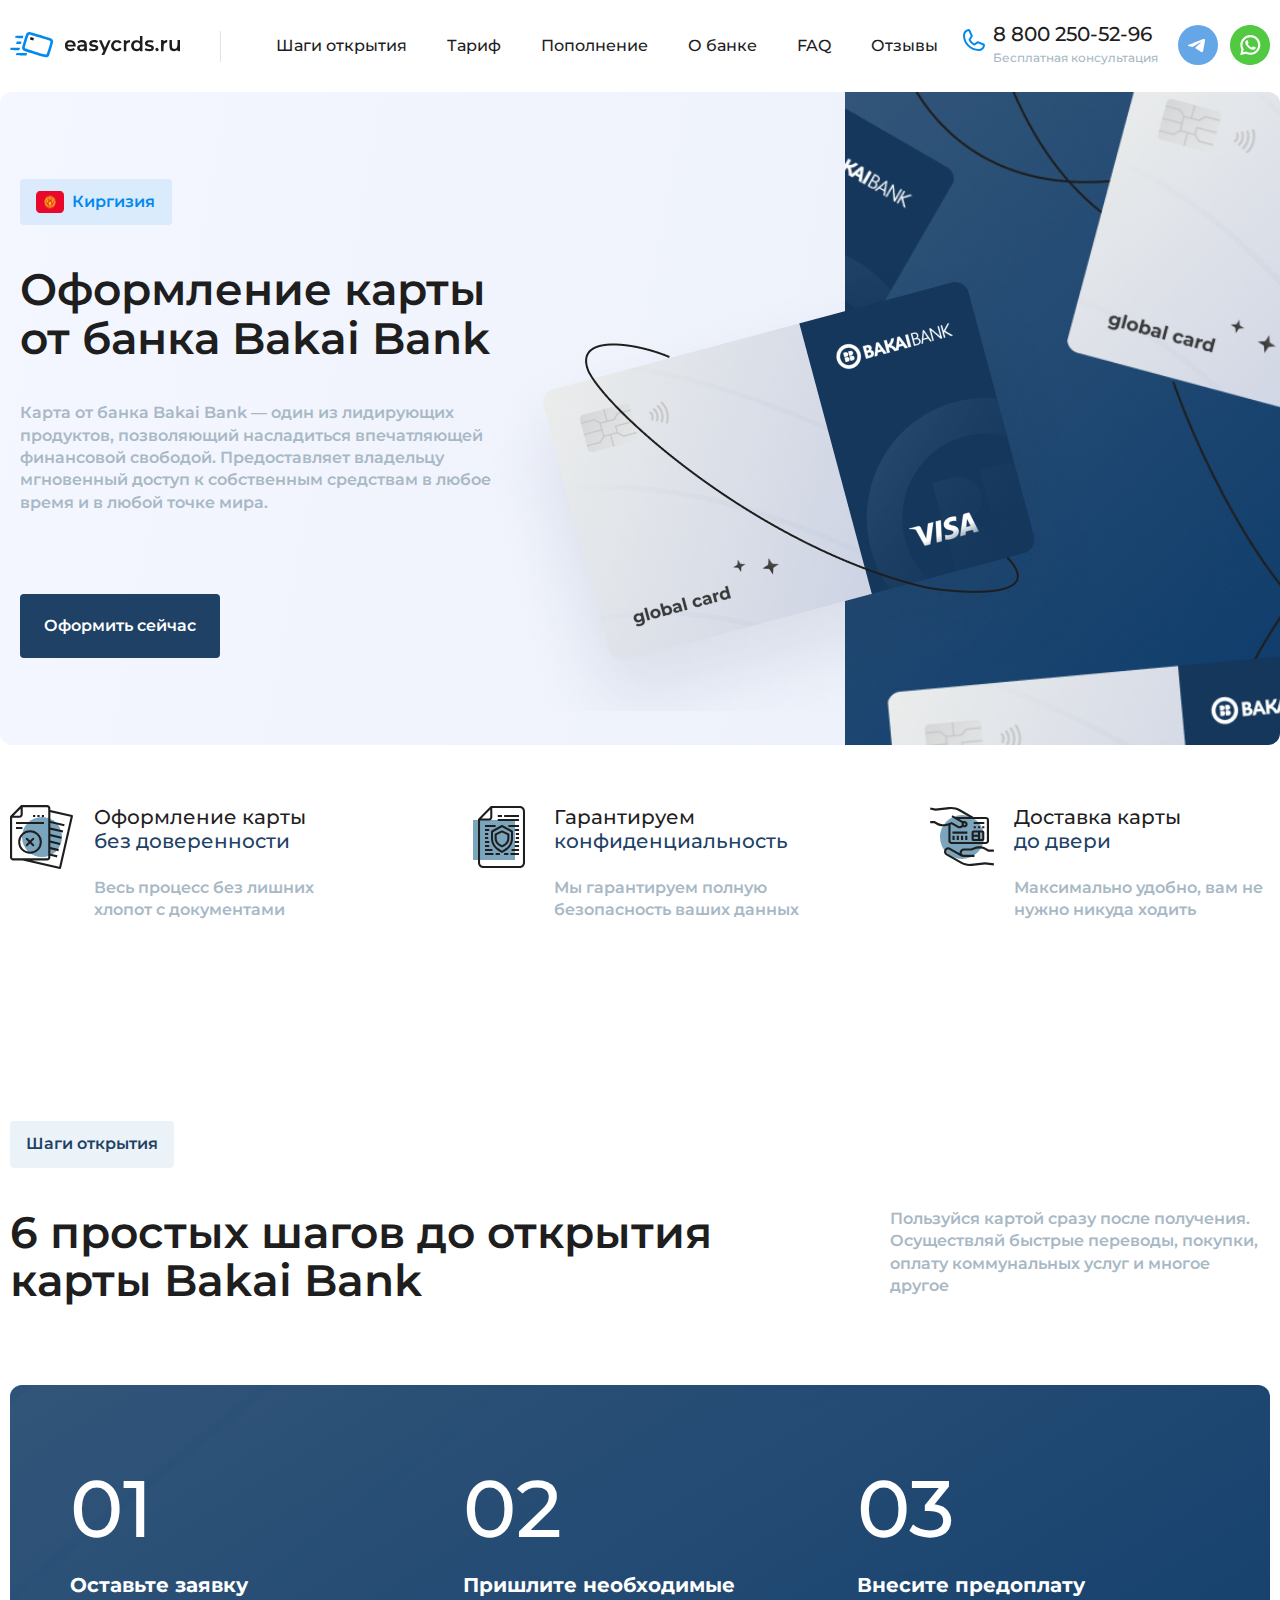
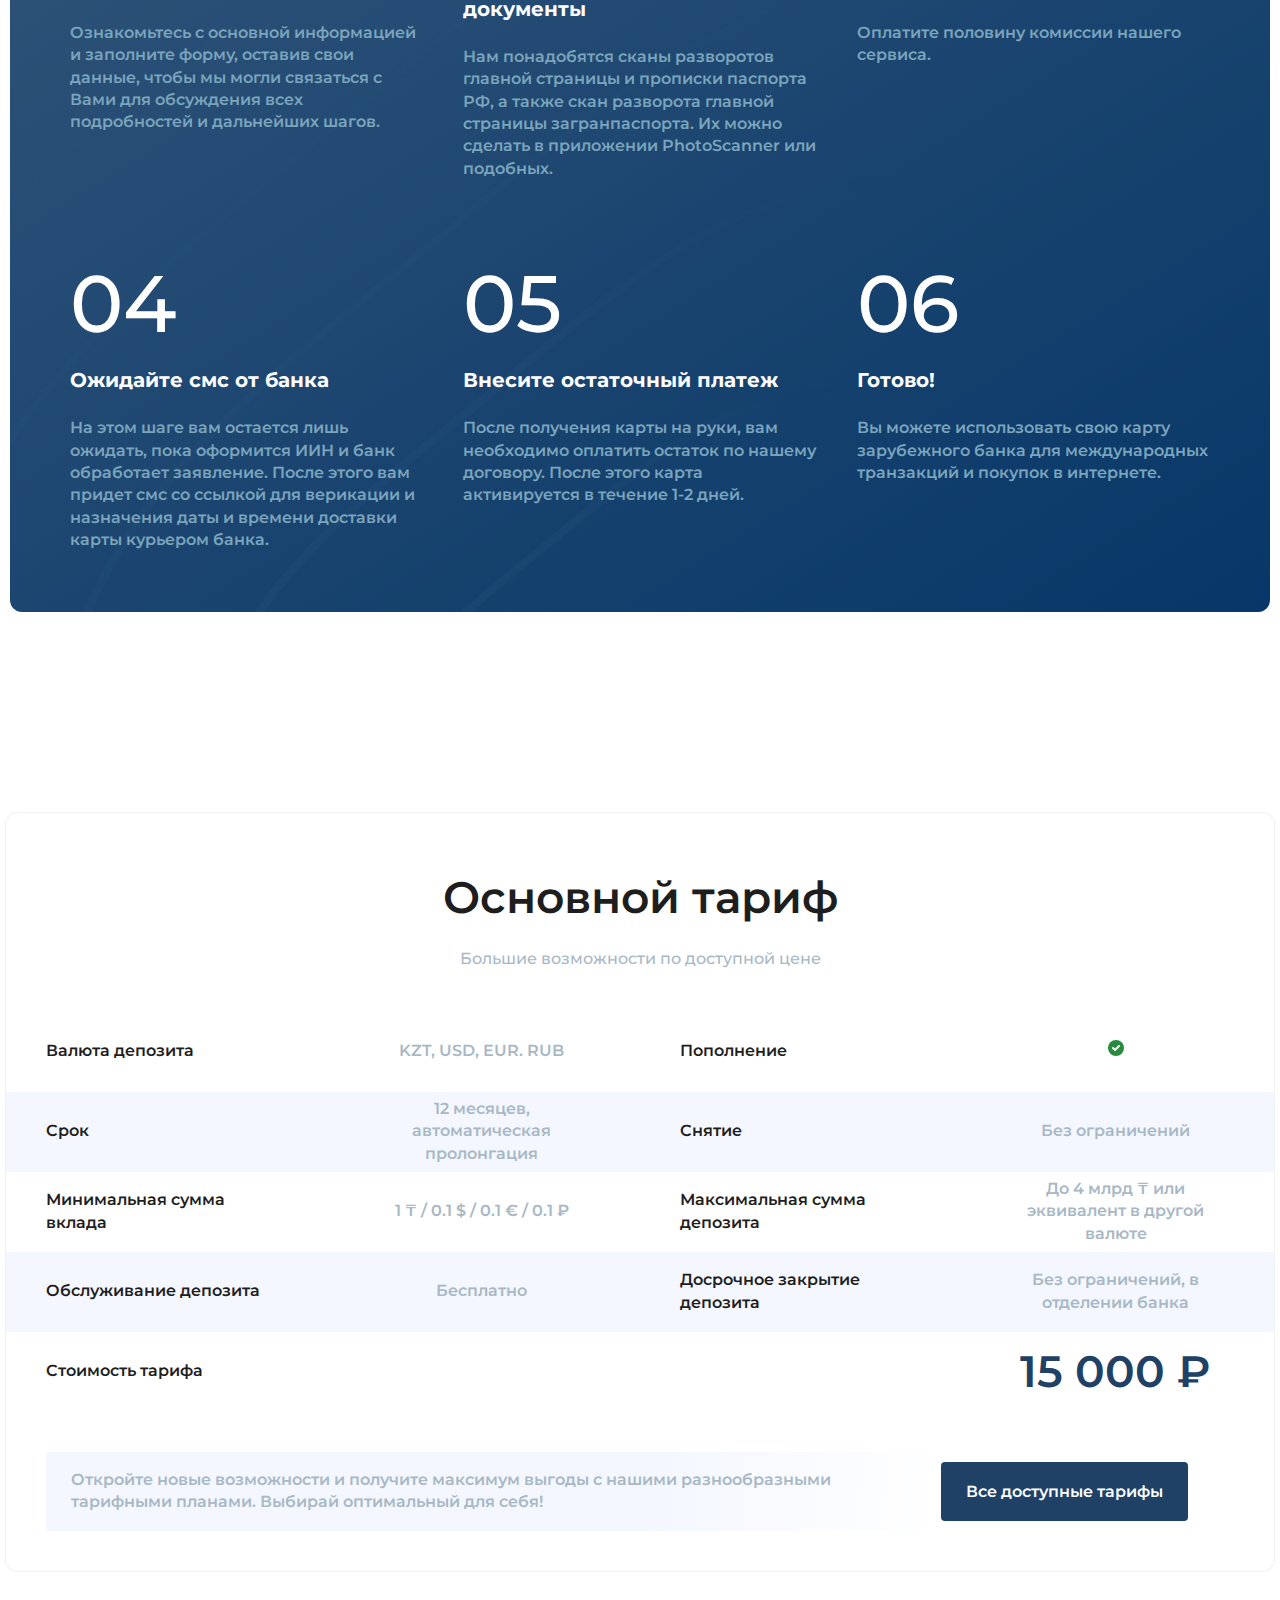
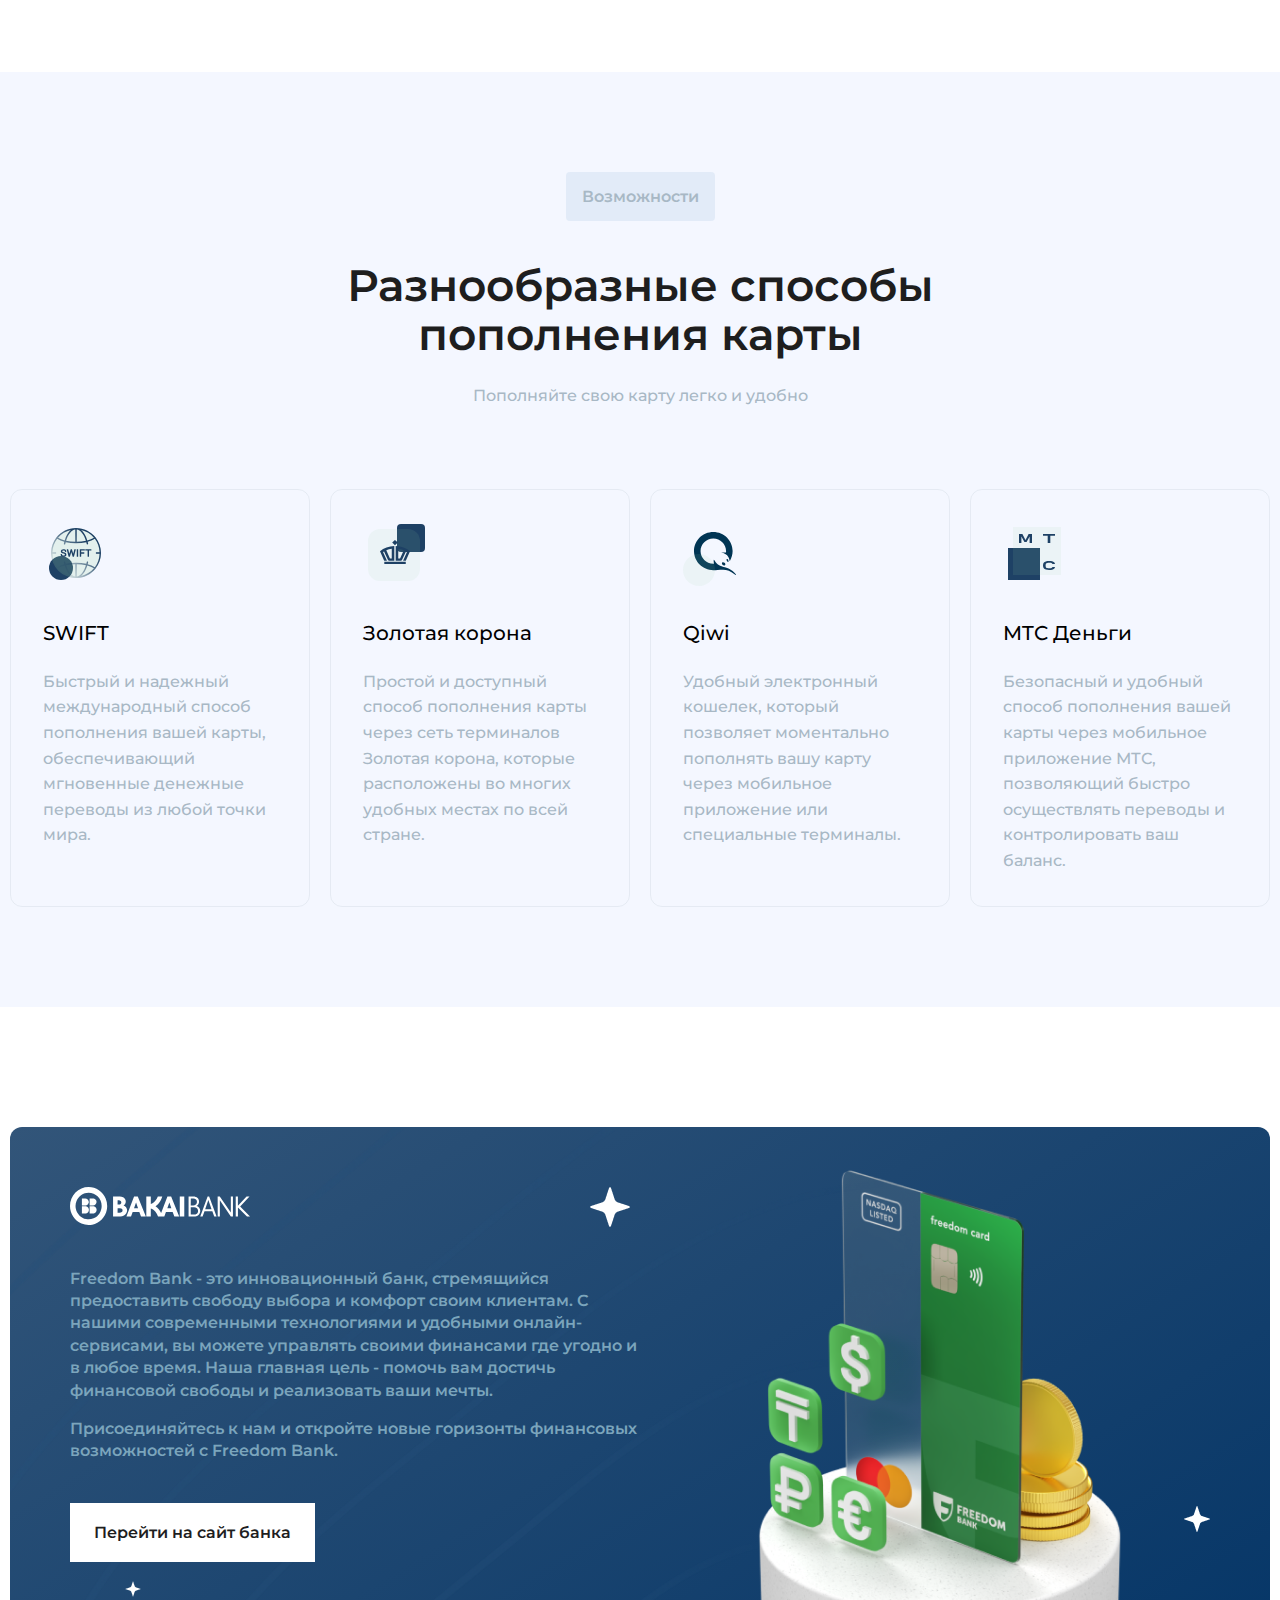
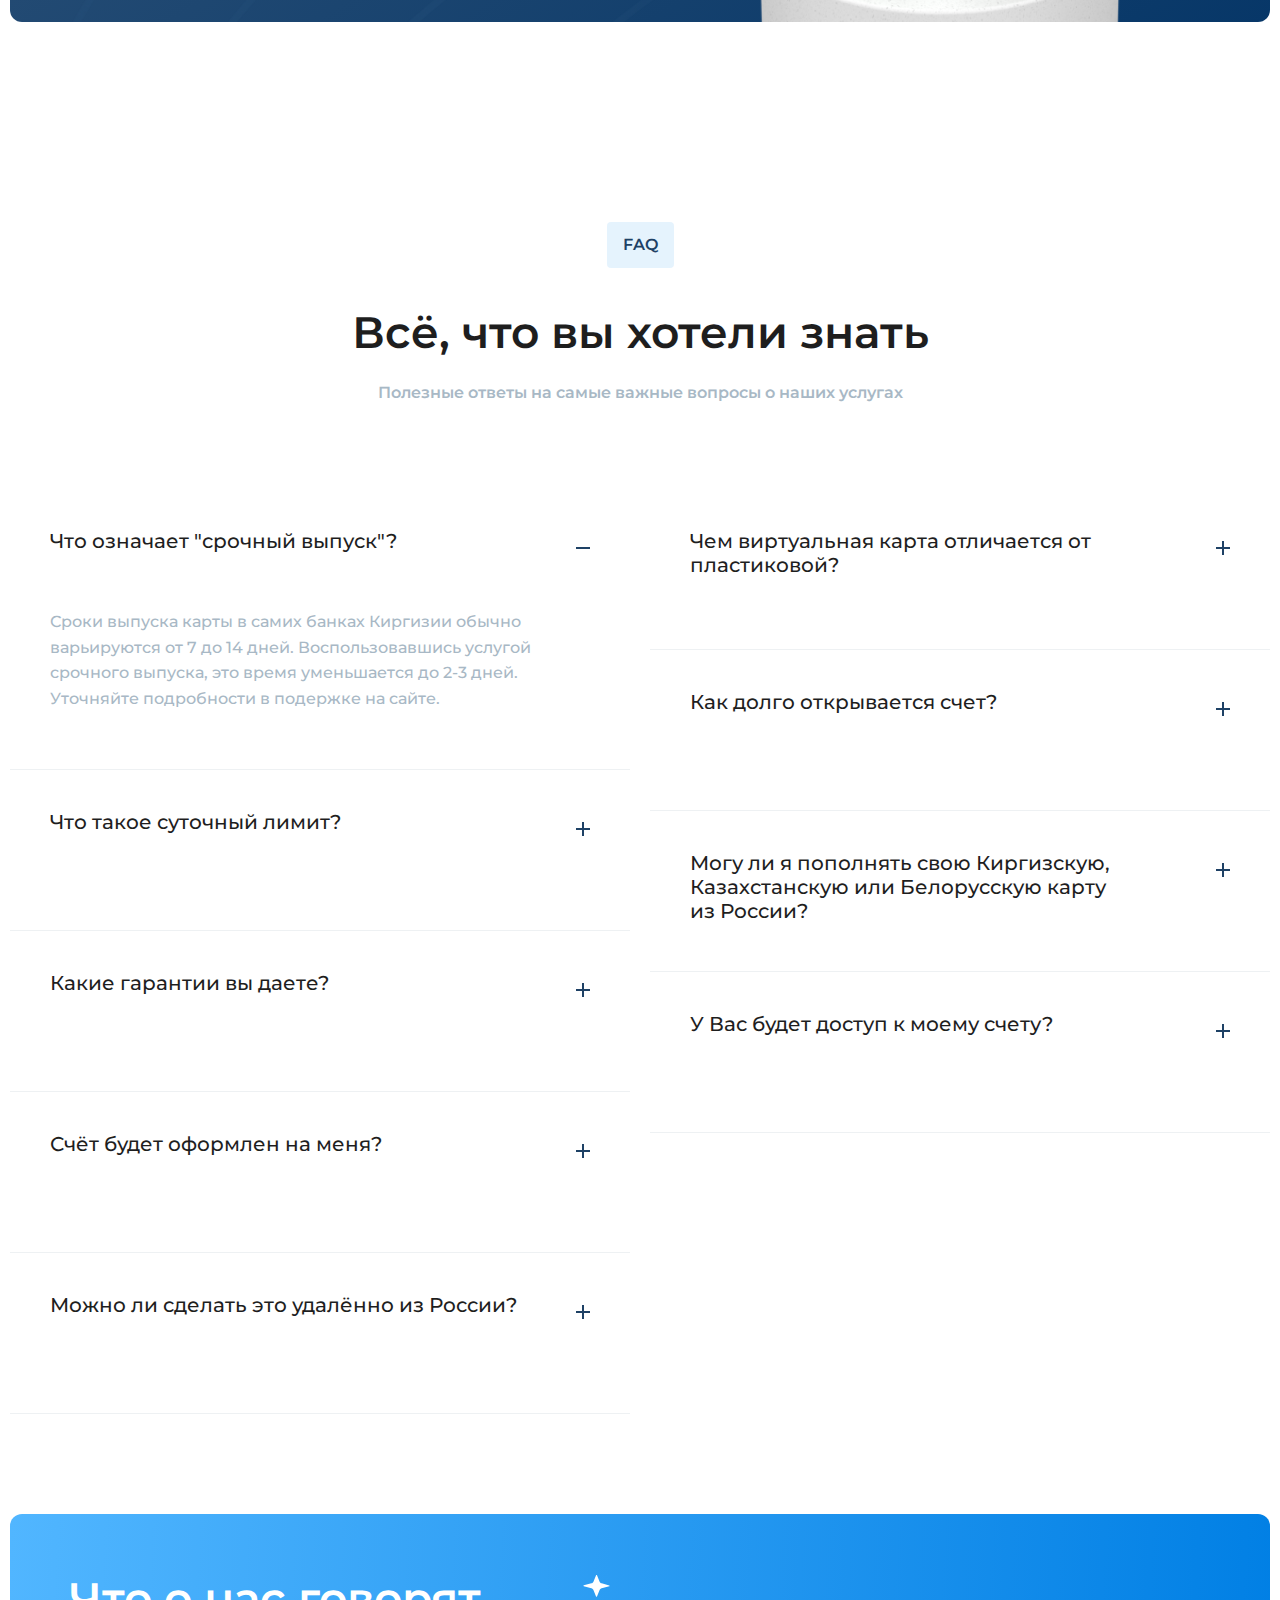
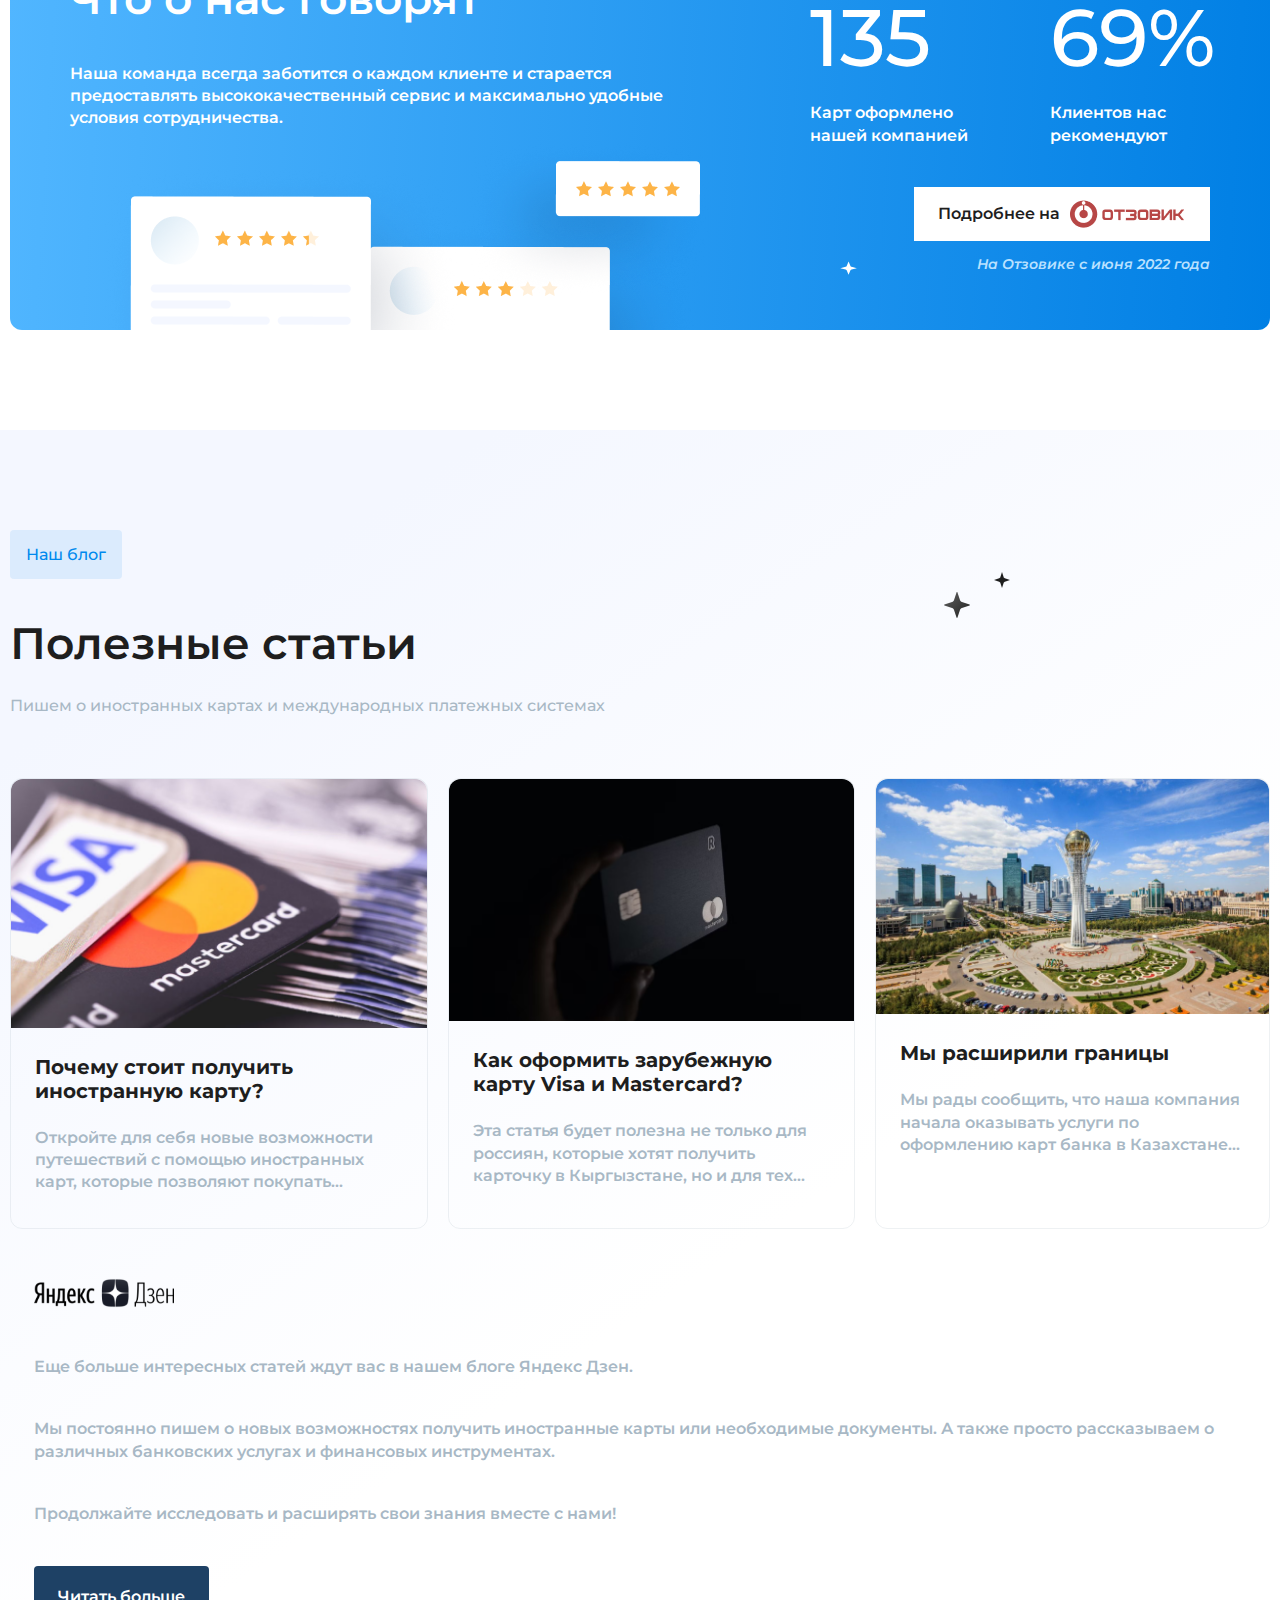
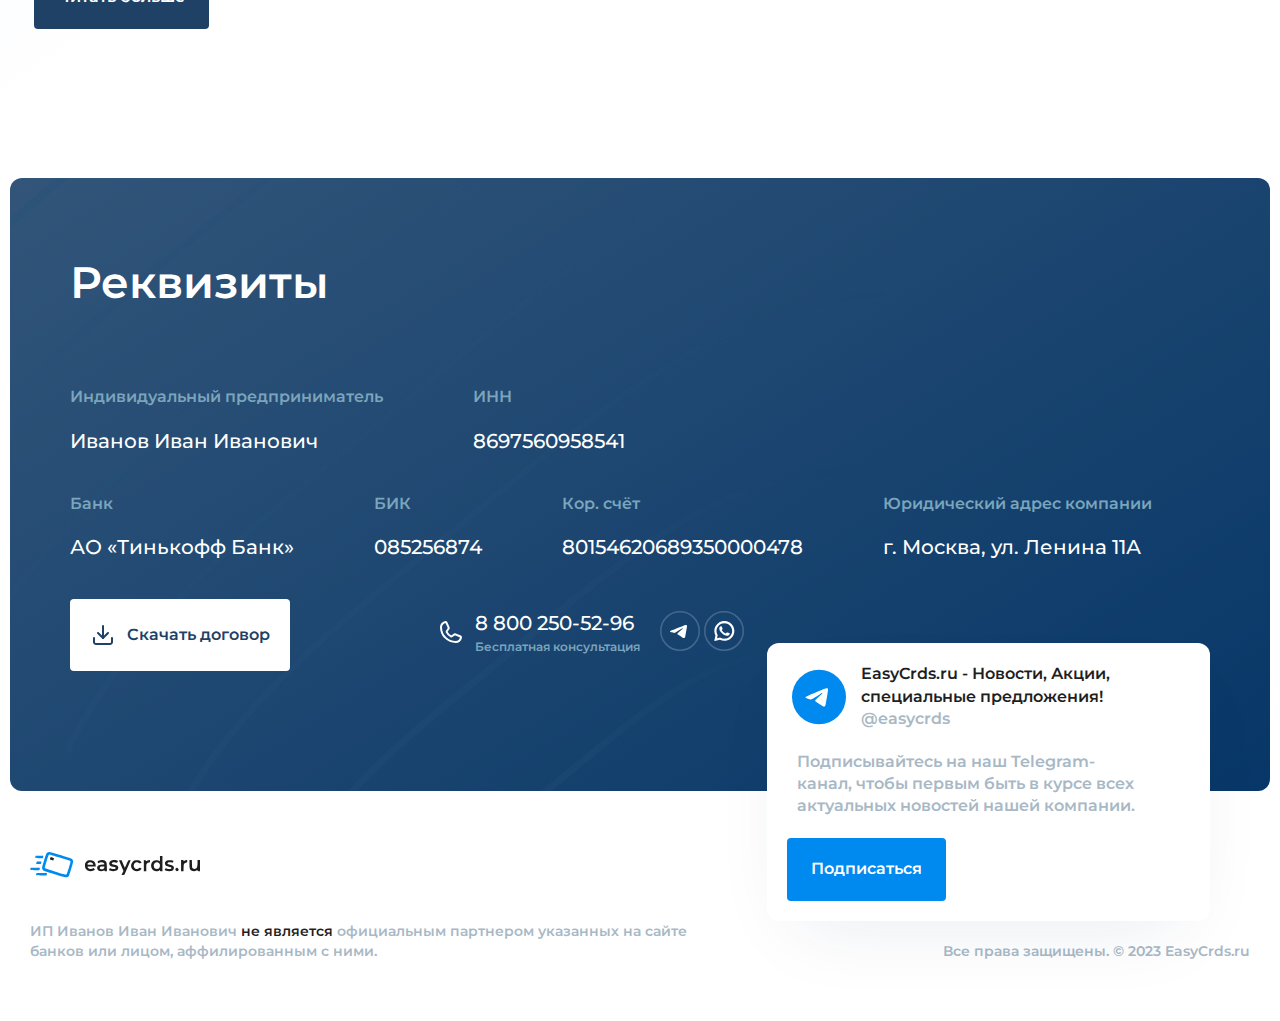
<file: bakai-card.html>
<!DOCTYPE html>
<html lang="ru">
<head>
  <meta charset="UTF-8">
  <meta http-equiv="X-UA-Compatible" content="IE=edge">
  <meta name="viewport" content="width=device-width, initial-scale=1.0">
  <link rel="preconnect" href="https://fonts.googleapis.com">
  <link rel="preconnect" href="https://fonts.gstatic.com" crossorigin>
  <link href="https://fonts.googleapis.com/css2?family=Montserrat:wght@400;500;600&display=swap" rel="stylesheet">
  <link href="./css/reset.css" rel="stylesheet">
  <link href="./css/normalize.css" rel="stylesheet">
  <link href="./css/main.css" rel="stylesheet">
  <link rel="icon" type="image/png" href="./img/favico.png">
  <title>EasyCards|Baikal Bank</title>
</head>
<body>
  <header class="header">
    <div class="header-top">
      <div class="header-top__wrapper">
        <a href="./index.html" class="header-top__logo">
          <img src="./img/logo.svg" alt="logo">
        </a>
        <div class="header-top__menu">
          <nav class="header-menu">
            <ul>
              <li><a class="hader-minu__link" href="#steps">Шаги открытия</a></li>
              <li><a class="hader-minu__link" href="#rate">Тариф</a></li>
              <li><a class="hader-minu__link" href="#refill">Пополнение</a></li>
              <li><a class="hader-minu__link" href="#bank">О банке</a></li>
              <li><a class="hader-minu__link" href="#faq">FAQ</a></li>
              <li><a class="hader-minu__link" href="#feedback">Отзывы</a></li>
            </ul>
          </nav>
        </div>
        <div class="header-top__contacts">
          <div class="header-top__phone">
            <a href="tel:88002505296">8 800 250-52-96</a>
            <p>Бесплатная консультация</p>
          </div>
          <div class="header-top__social">
            <a href="#">
              <img src="./img/tg-btn.svg" alt="telegram">
            </a>
            <a href="#">
              <img src="./img/whp-btn.svg" alt="whatsap">
            </a>
          </div>
        </div>
      </div>
    </div>
    <div class="header-main">
      <div class="header-main__wrapper --bank --baikal">
        <div class="header-main__container">
          <div class="header-main__title">
            <img src="./img/flag_kyrgyzstan.png" alt="">
            <p>Киргизия</p>
          </div>
          <div class="header-main__description">
            <h1>Оформление карты от банка Bakai Bank</h1>
            <p>Карта от банка Bakai Bank — один из лидирующих продуктов, позволяющий насладиться впечатляющей финансовой свободой. Предоставляет владельцу мгновенный доступ к собственным средствам в любое время и в любой точке мира.</p>
            <div class="button-select bank" >Оформить сейчас</div>
          </div>
        </div>
        <div class="header-main__img">
          <img src="./img/header-main__cards_baikal.png" alt="header_cards">
        </div>
      </div>
      <div class="header-main__right-img --baikal">
        <img src="./img/header-main__rigt.png" alt="right-card">
      </div>
    </div>
    <div class="header-benefit">
      <div class="container">
        <div class="header-benefit__wrapper">
          <div class="header-benefit__item">
            <div class="header-benefit__inner">
              <img src="./img/benefit-registration_baikal.svg" alt="registration">
            </div>
            <div class="header-benefit__inner">
              <div class="header-benefit__title --bakai">
                <p>Оформление карты<br><span>без доверенности</span></p>
              </div>
              <p>Весь процесс без лишних хлопот с документами</p>
            </div>
          </div>
          <div class="header-benefit__item">
            <div class="header-benefit__inner">
              <img src="./img/benefit-guarantie_baikal.svg" alt="guarantie">
            </div>
            <div class="header-benefit__inner">
              <div class="header-benefit__title --bakai">
                <p>Гарантируем<br><span>конфиденциальность</span></p>
              </div>
              <p>Мы гарантируем полную безопасность ваших данных</p>
            </div>
          </div>
          <div class="header-benefit__item">
            <div class="header-benefit__inner">
              <img src="./img/benefit-delivery_baikal.svg" alt="delivery">
            </div>
            <div class="header-benefit__inner">
              <div class="header-benefit__title --bakai">
                <p>Доставка карты<br><span>до двери</span></p>
              </div>
              <p>Максимально удобно, вам не нужно никуда ходить</p>
            </div>
          </div>
        </div>
      </div>
    </div>
  </header>
  <section class="steps" id="steps">
    <div class="container">
      <div class="steps-title --baikal">Шаги открытия</div>
      <div class="steps-top">
        <div class="steps-top__inner">
          <h2>6 простых шагов до открытия карты Bakai Bank</h2>
        </div>
        <div class="steps-top__inner">
          <p>Пользуйся картой сразу после получения. Осуществляй быстрые переводы, покупки, оплату коммунальных услуг и многое другое</p>
        </div>
      </div>
      <div class="steps-main --baikal">
        <div class="steps-main__item">
          <div class="steps-main__num">01</div>
          <div class="steps-main__title"><h3>Оставьте заявку</h3></div>        
          <p>Ознакомьтесь с основной информацией и заполните форму, оставив свои данные, чтобы мы могли связаться с Вами для обсуждения всех подробностей и дальнейших шагов.</p>
        </div>
        <div class="steps-main__item">
          <div class="steps-main__num">02</div>
          <div class="steps-main__title"><h3>Пришлите необходимые документы</h3></div>          
          <p>Нам понадобятся сканы разворотов главной страницы и прописки паспорта РФ, а также скан разворота главной страницы загранпаспорта. Их можно сделать в приложении PhotoScanner или подобных.</p>
        </div>
        <div class="steps-main__item">
          <div class="steps-main__num">03</div>
          <div class="steps-main__title"><h3>Внесите предоплату</h3></div>
          <p>Оплатите половину комиссии нашего сервиса.</p>
        </div>
        <div class="steps-main__item">
          <div class="steps-main__num">04</div>
          <div class="steps-main__title"><h3>Ожидайте смс от банка</h3></div>
          <p>На этом шаге вам остается лишь ожидать, пока оформится ИИН и банк обработает заявление. После этого вам придет смс со ссылкой для верикации и назначения даты и времени доставки карты курьером банка.</p>
        </div>
        <div class="steps-main__item">
          <div class="steps-main__num">05</div>
          <div class="steps-main__title"><h3>Внесите остаточный платеж</h3></div>         
          <p>После получения карты на руки, вам необходимо оплатить остаток по нашему договору. После этого карта активируется в течение 1-2 дней.</p>
        </div>
        <div class="steps-main__item">
          <div class="steps-main__num">06</div>
          <div class="steps-main__title"><h3>Готово!</h3></div>         
          <p>Вы можете использовать свою карту зарубежного банка для международных транзакций и покупок в интернете.</p>
        </div>
      </div>
      <div class="steps-img hide">
        <img src="./img/steps_cards.png" alt="steps_cards">
      </div>
    </div>
  </section>
  <section class="rate" id="rate">
    <div class="rate__top">
      <div class="rate__title">
        <h2>Основной тариф</h2>
        <p>Большие возможности по доступной цене</p>
      </div>
    </div>
    <div class="rate-table">
      <div class="rate-table__inner">
        <table>
          <tbody>
            <tr>
              <td><span>Валюта депозита</span></td>
              <td>KZT, USD, EUR. RUB</td>
            </tr>
            <tr>
              <td><span>Срок</span></td>
              <td>12 месяцев, автоматическая пролонгация</td>
            </tr>
            <tr>
              <td><span>Минимальная сумма вклада</span></td>
              <td>1 ₸ / 0.1 $ / 0.1 € / 0.1 ₽</td>
            </tr>
            <tr>
              <td><span>Обслуживание депозита</span></td>
              <td>Бесплатно</td>
            </tr>
            <tr>
              <td><span>Стоимость тарифа</span></td>
              <td></td>
            </tr>
          </tbody>
        </table>
      </div>
      <div class="rate-table__inner">
        <table>
          <tbody>
            <tr>
              <td><span>Пополнение</span></td>
              <td><img src="./img/checked_green.svg" alt="checked"></td>
            </tr>
            <tr>  
              <td><span>Снятие</span></td>
              <td>Без ограничений</td>
            </tr>
            <tr>
              <td><span>Максимальная сумма депозита</span></td>
              <td>До 4 млрд ₸ или эквивалент в другой валюте </td>
            </tr>
            <tr>             
              <td><span>Досрочное закрытие депозита</span></td>
              <td>Без ограничений, в отделении банка </td>
            </tr>
            <tr>
              <td></td>
              <td><p>15 000 ₽</p></td>
            </tr>
          </tbody>
        </table>
      </div> 
    </div>
    <div class="rate-cta">
      <div class="rate-cta__item">
        <div class="rate-cta__inner">
          <p>Откройте новые возможности и получите максимум выгоды с нашими разнообразными тарифными планами. Выбирай оптимальный для себя!</p>
        </div>
        <div class="rate-cta__inner">
          <div class="rate-cta__link">
            <a  href="#">Все доступные тарифы</a>
          </div>
        </div>
      </div>
    </div>
  </section>
  <section class="refill" id="refill">
    <div class="container">
      <div class="refill-top">
        <div class="refill-top__title">
          <p>Возможности</p>
        </div>
        <h2>Разнообразные способы <br> пополнения карты</h2>
          <p>Пополняйте свою карту легко и удобно</p>
      </div>
      <div class="refill-item">
        <div class="refill-inner">
          <div class="refill-inner__img">
            <img src="./img/refill_swift_baikal.svg" alt="SWIFT">
          </div>
          <div class="refill-inner__title">
            <h3>SWIFT</h3>
          </div>
          <div class="refill-inner__text">
            <p>Быстрый и надежный международный способ пополнения вашей карты, обеспечивающий мгновенные денежные переводы из любой точки мира.</p>
          </div>
        </div>
        <div class="refill-inner">
          <div class="refill-inner__img">
            <img src="./img/refill_corona_baikal.svg" alt="corona">
          </div>
          <div class="refill-inner__title">
            <h3>Золотая корона</h3>
          </div>
          <div class="refill-inner__text">
            <p>Простой и доступный способ пополнения карты через сеть терминалов Золотая корона, которые расположены во многих удобных местах по всей стране.</p>
          </div>
        </div>
        <div class="refill-inner">
          <div class="refill-inner__img">
            <img src="./img/refill_qiwi_baikal.svg" alt="qiwi">
          </div>
          <div class="refill-inner__title">
            <h3>Qiwi</h3>
          </div>
          <div class="refill-inner__text">
            <p>Удобный электронный кошелек, который позволяет моментально пополнять вашу карту через мобильное приложение или специальные терминалы.</p>
          </div>
        </div>
        <div class="refill-inner">
          <div class="refill-inner__img">
            <img src="./img/refill_mts_baikal.svg" alt="mts">
          </div>
          <div class="refill-inner__title">
            <h3>MTC Деньги</h3>
          </div>
          <div class="refill-inner__text">
            <p>Безопасный и удобный способ пополнения вашей карты через мобильное приложение МТС, позволяющий быстро осуществлять переводы и контролировать ваш баланс.</p>
          </div>
        </div>
      </div>
    </div>
  </section>
  <section class="banner-bank bakai" id="bank">
    <div class="container">
      <div class="banner-bank__item">
        <div class="banner-bank__inner">
          <h2>BakaiBank</h2>
          <div class="banner-bank__logo">
            <img src="./img/bakai_logo_white.svg" alt="bakai_logo">
          </div>
          <div class="banner-bank__decripton">
            <p>Freedom Bank - это инновационный банк, стремящийся предоставить свободу выбора и комфорт своим клиентам. С нашими современными технологиями и удобными онлайн-сервисами, вы можете управлять своими финансами где угодно и в любое время. Наша главная цель - помочь вам достичь финансовой свободы и реализовать ваши мечты.</p>
            <br>
            <p>Присоединяйтесь к нам и откройте новые горизонты финансовых возможностей с Freedom Bank.</p>
          </div>
          <img class="stars-1" src="./img/stars_1_white.png" alt="stars-1">
          <div class="banner-bank__link">
            <a href="#">Перейти на сайт банка</a>
          </div>
        </div>
        <div class="banner-bank__inner">
          <div class="banner-bank__img">
            <img src="./img/banner_bank_bakai_img.png" alt="banner_bakai">
          </div>
          <img class="stars-2" src="./img/stars_2_white.png" alt="stars-2">
          <img class="stars-3" src="./img/stars_3_white.png" alt="stars-3">
        </div>
      </div>
    </div>
  </section>
  <section class="faq" id="faq">
    <div class="container">
      <div class="faq-top">
        <div class="faq-top__title --bakai">FAQ</div>
        <h2>Всё, что вы хотели знать</h2>
        <p>Полезные ответы на самые важные вопросы о наших услугах</p>
      </div>
      <div class="faq-item --bakai">
        <div class="faq-inner">
          <div class="faq-block">
            <div class="faq-block__request active">
              <div class="faq-block__question">Что означает "срочный выпуск"?</div>
              <div class="faq-block__responce">
                <p>Сроки выпуска карты в самих банках Киргизии обычно варьируются от 7 до 14 дней. Воспользовавшись услугой срочного выпуска, это время уменьшается до 2-3 дней. Уточняйте подробности в подержке на сайте.</p>
              </div>
            </div>
          </div>
          <div class="faq-block">
            <div class="faq-block__request">
              <div class="faq-block__question">Что такое суточный лимит?</div>
              <div class="faq-block__responce">
                <p>Lorem ipsum dolor sit amet consectetur adipisicing elit. Sapiente nesciunt ab totam repellendus alias dignissimos perferendis dicta impedit, atque praesentium nemo eligendi autem doloribus ullam? Impedit corrupti minus alias assumenda.</p>
              </div>
            </div>
          </div>
          <div class="faq-block">
            <div class="faq-block__request">
              <div class="faq-block__question">Какие гарантии вы даете?</div>
              <div class="faq-block__responce">
                <p>Lorem ipsum dolor sit amet consectetur adipisicing elit. Sapiente nesciunt ab totam repellendus alias dignissimos perferendis dicta impedit, atque praesentium nemo eligendi autem doloribus ullam? Impedit corrupti minus alias assumenda.</p>
              </div>
            </div>
          </div>
          <div class="faq-block">
            <div class="faq-block__request">
              <div class="faq-block__question">Счёт будет оформлен на меня?</div>
              <div class="faq-block__responce">
                <p>Lorem ipsum dolor sit amet consectetur adipisicing elit. Sapiente nesciunt ab totam repellendus alias dignissimos perferendis dicta impedit, atque praesentium nemo eligendi autem doloribus ullam? Impedit corrupti minus alias assumenda.</p>
              </div>
            </div>
          </div>
          <div class="faq-block">
            <div class="faq-block__request">
              <div class="faq-block__question">Можно ли сделать это удалённо из России?</div>
              <div class="faq-block__responce">
                <p>Lorem ipsum dolor sit amet consectetur adipisicing elit. Sapiente nesciunt ab totam repellendus alias dignissimos perferendis dicta impedit, atque praesentium nemo eligendi autem doloribus ullam? Impedit corrupti minus alias assumenda.</p>
              </div>
            </div>
          </div>
        </div>
        <div class="faq-inner">
          <div class="faq-block">
            <div class="faq-block__request">
              <div class="faq-block__question">Чем виртуальная карта отличается от пластиковой?</div>
              <div class="faq-block__responce">
                <p>Lorem ipsum dolor sit amet consectetur adipisicing elit. Debitis ipsam vel quidem dolores accusamus ab dolor necessitatibus reprehenderit, a dolorum expedita nobis autem, quod itaque inventore sunt commodi nesciunt praesentium?</p>
              </div>
            </div>
          </div>
          <div class="faq-block">
            <div class="faq-block__request">
              <div class="faq-block__question">Как долго открывается счет?</div>
              <div class="faq-block__responce">
                <p>Lorem ipsum dolor sit amet consectetur adipisicing elit. Debitis ipsam vel quidem dolores accusamus ab dolor necessitatibus reprehenderit, a dolorum expedita nobis autem, quod itaque inventore sunt commodi nesciunt praesentium?</p>
              </div>
            </div>
          </div>
          <div class="faq-block">
            <div class="faq-block__request">
              <div class="faq-block__question">Могу ли я пополнять свою Киргизскую, Казахстанскую или Белорусскую карту <br> из России?</div>
              <div class="faq-block__responce">
                <p>Lorem ipsum dolor sit amet consectetur adipisicing elit. Debitis ipsam vel quidem dolores accusamus ab dolor necessitatibus reprehenderit, a dolorum expedita nobis autem, quod itaque inventore sunt commodi nesciunt praesentium?</p>
              </div>
            </div>
          </div>
          <div class="faq-block">
            <div class="faq-block__request">
              <div class="faq-block__question">У Вас будет доступ к моему счету?</div>
              <div class="faq-block__responce">
                <p>Lorem ipsum dolor sit amet consectetur adipisicing elit. Debitis ipsam vel quidem dolores accusamus ab dolor necessitatibus reprehenderit, a dolorum expedita nobis autem, quod itaque inventore sunt commodi nesciunt praesentium?</p>
              </div>
            </div>
          </div>
        </div>
      </div>
    </div>
  </section>
  <section class="banner-feedback" id="feedback">
    <div class="container">
      <div class="banner-feedback__item">
        <div class="banner-feedback__inner">
            <h2>Что о нас говорят</h2>
            <p>Наша команда всегда заботится о каждом клиенте и старается предоставлять высококачественный сервис и максимально удобные условия сотрудничества.</p>
            <div class="banner-feedback__cards">
              <div class="banner-feedback__cards--1">
                <img src="./img/banner_feedback_card_1.png" alt="card_1">
              </div>
              <div class="banner-feedback__cards--2">
                <img src="./img/banner_feedback_card_2.png" alt="card_2">
              </div>
              <div class="banner-feedback__cards--3">
                <img src="./img/banner_feedback_card_3.png" alt="card_3">
              </div>
            </div>
            <img class="banner-feedback__stars--1" src="./img/banner_feedback_stars_1.svg" alt="stars-1">
        </div>       
        <div class="banner-feedback__inner">
          <div class="banner-feedback__parametr">
            <div class="banner-feedback__indicator">
              <div class="banner-feedback__indicator-value">135</div>
              <p>Карт оформлено 
                нашей компанией</p>
            </div>
            <div class="banner-feedback__indicator">
              <div class="banner-feedback__indicator-value">69%</div>
              <p>Клиентов нас 
                рекомендуют</p>
            </div>
          </div>
          <div class="banner-feedback__otzovik">
            <a class="banner-feedback__link" href="#">
              <p>Подробнее на</p>
              <img src="./img/otzovik.png" alt="otzovik">
            </a>
            <p>На Отзовике с июня 2022 года</p>
          </div>
          <img class="banner-feedback__stars--2" src="./img/banner_feedback_stars_2.svg" alt="stars-2">
        </div>
      </div>
    </div>
  </section>
  <section class="blog">
    <div class="container">
      <div class="blog-top">
        <div class="blog-top__title">Наш блог</div>
        <h2>Полезные статьи</h2>
        <p>Пишем о иностранных картах и международных платежных системах</p>
        <img class="blog-top__stars--1" src="./img/black_srar_big.svg" alt="star">
        <img class="blog-top__stars--2" src="./img/black_srar_small.svg" alt="star">
      </div>
      <div class="blog-articles">
        <a class="blog-article">
          <div class="blog-article__img">
            <img src="./img/article_1.png" alt="article_1">
          </div>
          <div class="blog-article__main">
            <div class="blog-article__title">
              <h3>Почему стоит получить иностранную карту?</h3>
            </div>
            <div class="blog-article__prev">
              <p>Откройте для себя новые возможности путешествий с помощью иностранных карт, которые позволяют покупать...</p>
          </div>
          </div>
        </a>
        <a class="blog-article">
          <div class="blog-article__img">
            <img src="./img/article_2.png" alt="article_2">
          </div>
          <div class="blog-article__main">
            <div class="blog-article__title">
              <h3>Как оформить зарубежную карту Visa и Mastercard?</h3>
            </div>
            <div class="blog-article__prev">
              <p>Эта статья будет полезна не только для россиян, которые хотят получить карточку в Кыргызстане, но и для тех...</p>
          </div>
          </div>
        </a>
        <a class="blog-article">
          <div class="blog-article__img">
            <img src="./img/article_3.png" alt="article_3">
          </div>
          <div class="blog-article__main">
            <div class="blog-article__title">
              <h3>Мы расширили границы</h3>
            </div>
            <div class="blog-article__prev">
              <p>Мы рады сообщить, что наша компания начала оказывать услуги по оформлению карт банка в Казахстане...</p>
          </div>
          </div>
        </a>
      </div>
      <div class="blog-dzen">
        <div class="blog-dzen__logo">
          <img src="./img/yadex-dzen.svg" alt="yadex-dzen">
        </div>
        <p>Еще больше интересных статей ждут вас в нашем блоге Яндекс Дзен. </p>
        <p>Мы постоянно пишем о новых возможностях получить иностранные карты или необходимые документы. А также просто рассказываем о различных банковских услугах и финансовых инструментах.</p>
        <p>Продолжайте исследовать и расширять свои знания вместе с нами!</p>
        <a class="blog-dzen__link --bakai" href="">Читать больше</a>
      </div>
    </div>
  </section>
  <section class="requisites">
    <div class="container">
      <div class="requisites-wrapper --bakai">
        <h3>Реквизиты</h3>
        <div class="requisites-item">
          <div class="requisites-inner">
            <div class="requisites-title">Индивидуальный предприниматель</div>
            <div class="requisites-value">Иванов Иван Иванович</div>
          </div>
          <div class="requisites-inner">
            <div class="requisites-title">ИНН</div>
            <div class="requisites-value">8697560958541</div>
          </div>
        </div>
        <div class="requisites-item">
          <div class="requisites-inner">
            <div class="requisites-title">Банк</div>
            <div class="requisites-value">АО «Тинькофф Банк»</div>
          </div>
          <div class="requisites-inner">
            <div class="requisites-title">БИК</div>
            <div class="requisites-value">085256874</div>
          </div>
          <div class="requisites-inner">
            <div class="requisites-title">Кор. счёт</div>
            <div class="requisites-value">80154620689350000478</div>
          </div>
          <div class="requisites-inner">
            <div class="requisites-title">Юридический адрес компании</div>
            <div class="requisites-value">г. Москва, ул. Ленина 11А</div>
          </div>
        </div>
        <div class="requisites-item">
          <div class="requisites-inner">
            <a class="requisites-download" href="#" download="#">
              <img src="./img/req_download_bakai.svg" alt="req_download">
              <p>Скачать договор</p>
            </a>
          </div>
          <div class="requisites-inner">
            <div class="requisites-contact">
              <div class="requisites-phone">
                <a class="requisites-phone__number" href="tel:+78002505296">8 800 250-52-96</a>
                <p>Бесплатная консультация</p>
              </div>
              <div class="requisites-social">
                <a href="#">
                  <img src="./img/req_tg-btn.svg" alt="req_tg-btn">
                </a>
                <a href="#">
                  <img src="./img/req_whp-btn.svg" alt="req_whp-btn">
                </a>
              </div>
            </div>
          </div>
          <div class="requisites-inner"></div>
        </div>
        <div class="requisites-telegram">
          <div class="requisites-telegram__title">
            <img src="./img/req_telegram.svg" alt="req_telegram">
            <h3>EasyCrds.ru - Новости, Акции, специальные предложения! <span>@easycrds</span> </h3>
          </div>
          <div class="requisites-telegram__text">
            <p>Подписывайтесь на наш Telegram-канал, чтобы первым быть в курсе всех актуальных новостей нашей компании.</p>
          </div>
          <a class="requisites-telegram__subscribe" href="#">Подписаться</a>
        </div>
      </div>
    </div>
  </section>
  <footer class="footer">
    <div class="container">     
      <div class="footer-logo">
        <a href="./index.html"><img src="./img/logo.svg" alt="logo"></a>
      </div>
      <div class="footer-item">
        <div class="footer-inner">
          <p>ИП Иванов Иван Иванович <span>не является</span> официальным партнером указанных на сайте банков или лицом, аффилированным с ними.</p>
        </div>
        <div class="footer-inner">
          <p>Все права защищены. © 2023 EasyCrds.ru</p>
        </div>
      </div>
    </div>
  </footer>
  <section class="popup">
    <div class="popup-item">
      <div class="popup-inner">
        <div class="popup-inner__close">X</div>
        <div class="popup-title">
          <h2>Оставьте заявку</h2>
        </div>
        <form class="popup-form" action="#">
          <div class="popup-form__item">
            <p>Ваше имя</p>
            <input type="text" name="user" value="">
          </div>
          <div class="popup-form__item">
            <p>Ваш телефон</p>
            <input type="tel" name="phone" value="">
          </div>
          <button class="popup-button" type="submit">Отправить</button>
          <div class="popup-text">
            <p>После отправки наш менеджер свяжется с Вами в ближайшее время, для обсуждения всех подробностей и дальнейших шагов.</p> 
          </div>
        </form>
      </div>
    </div>
  </section>
  <script src="./js/main.js"></script>
</body>
</html>
</file>
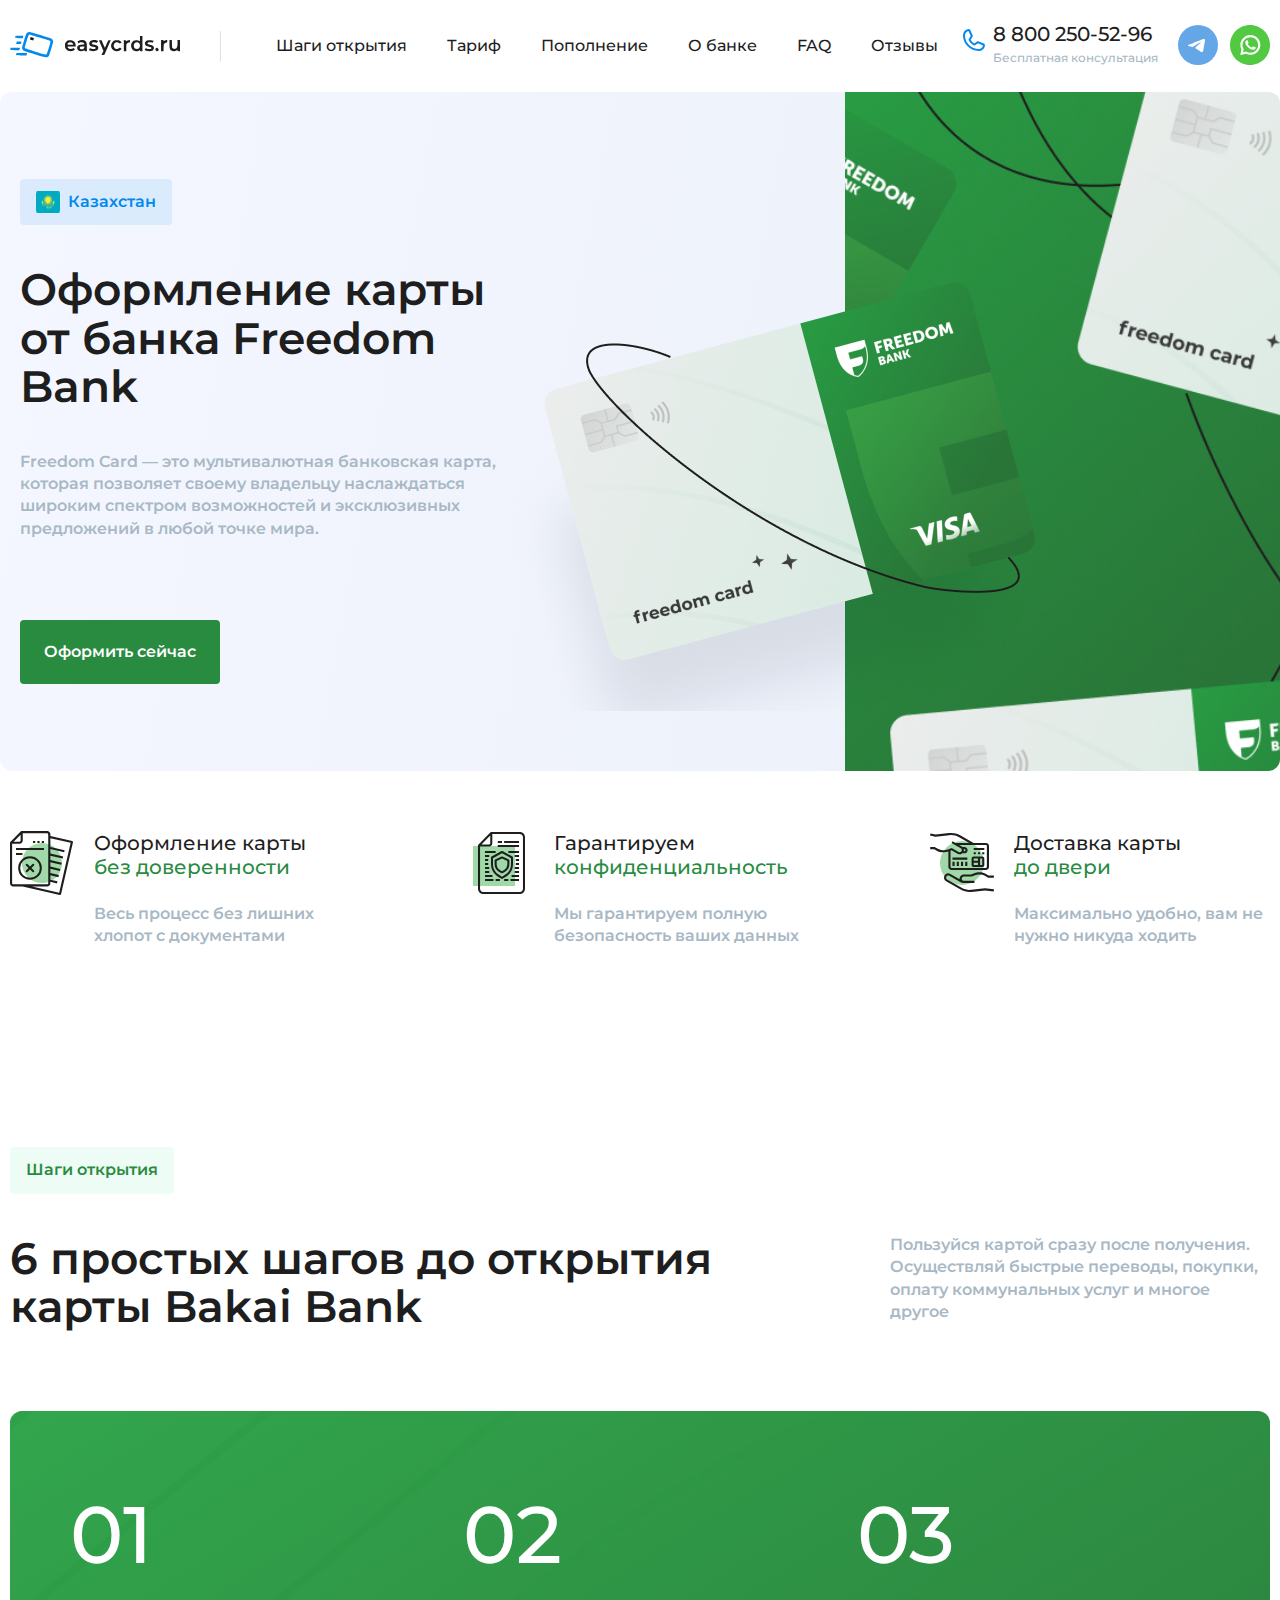
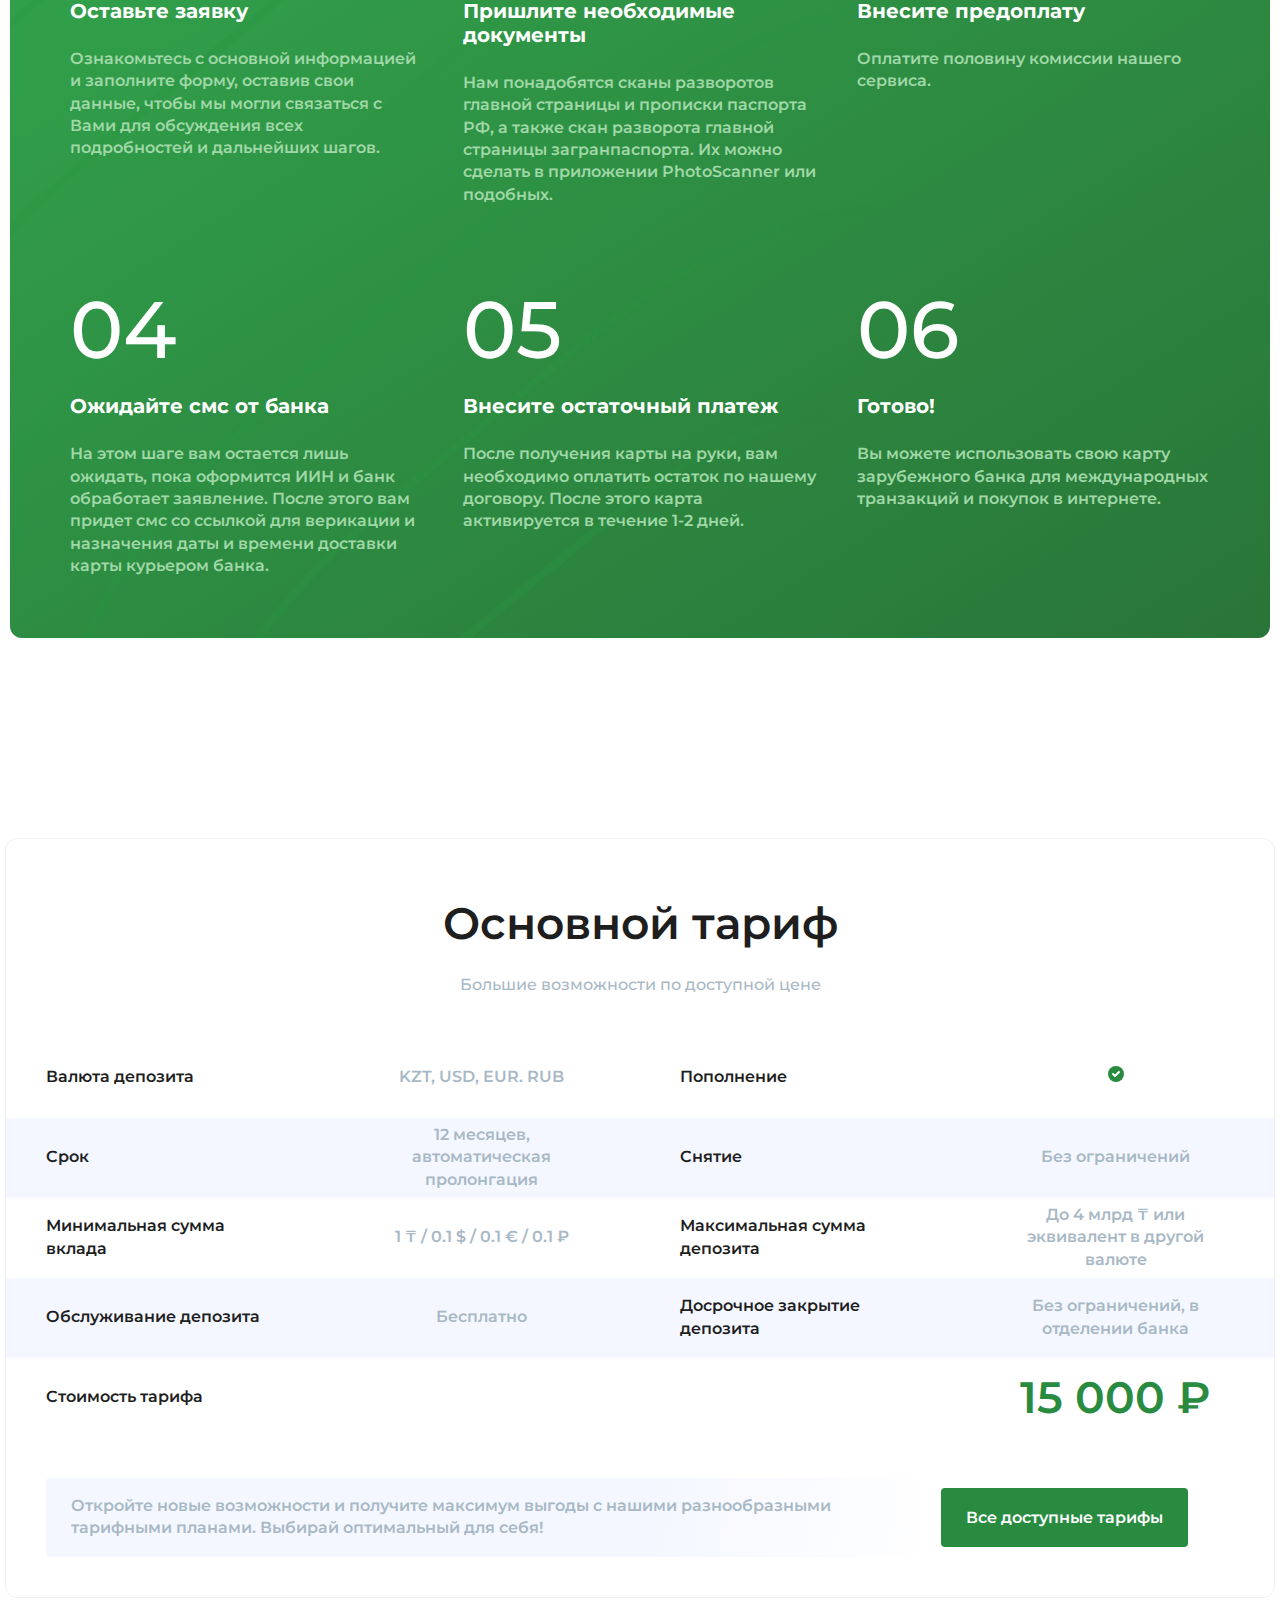
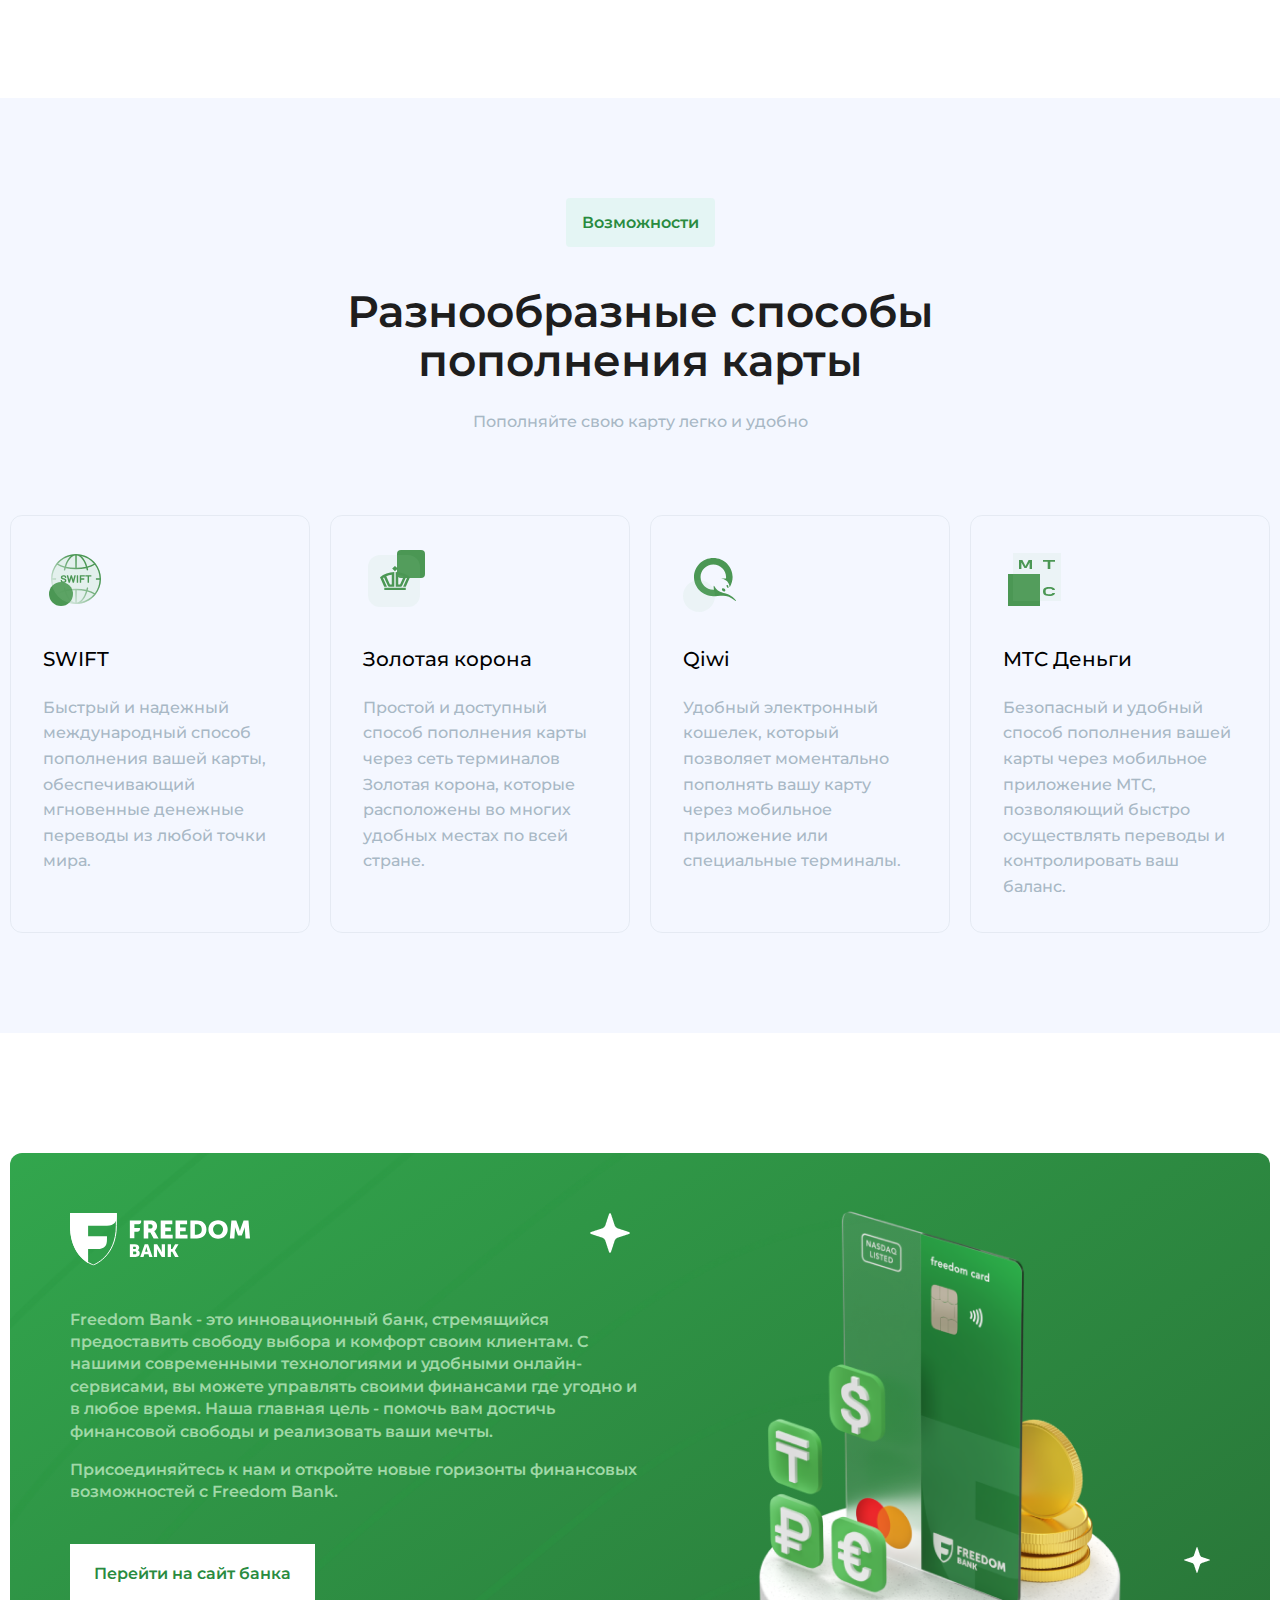
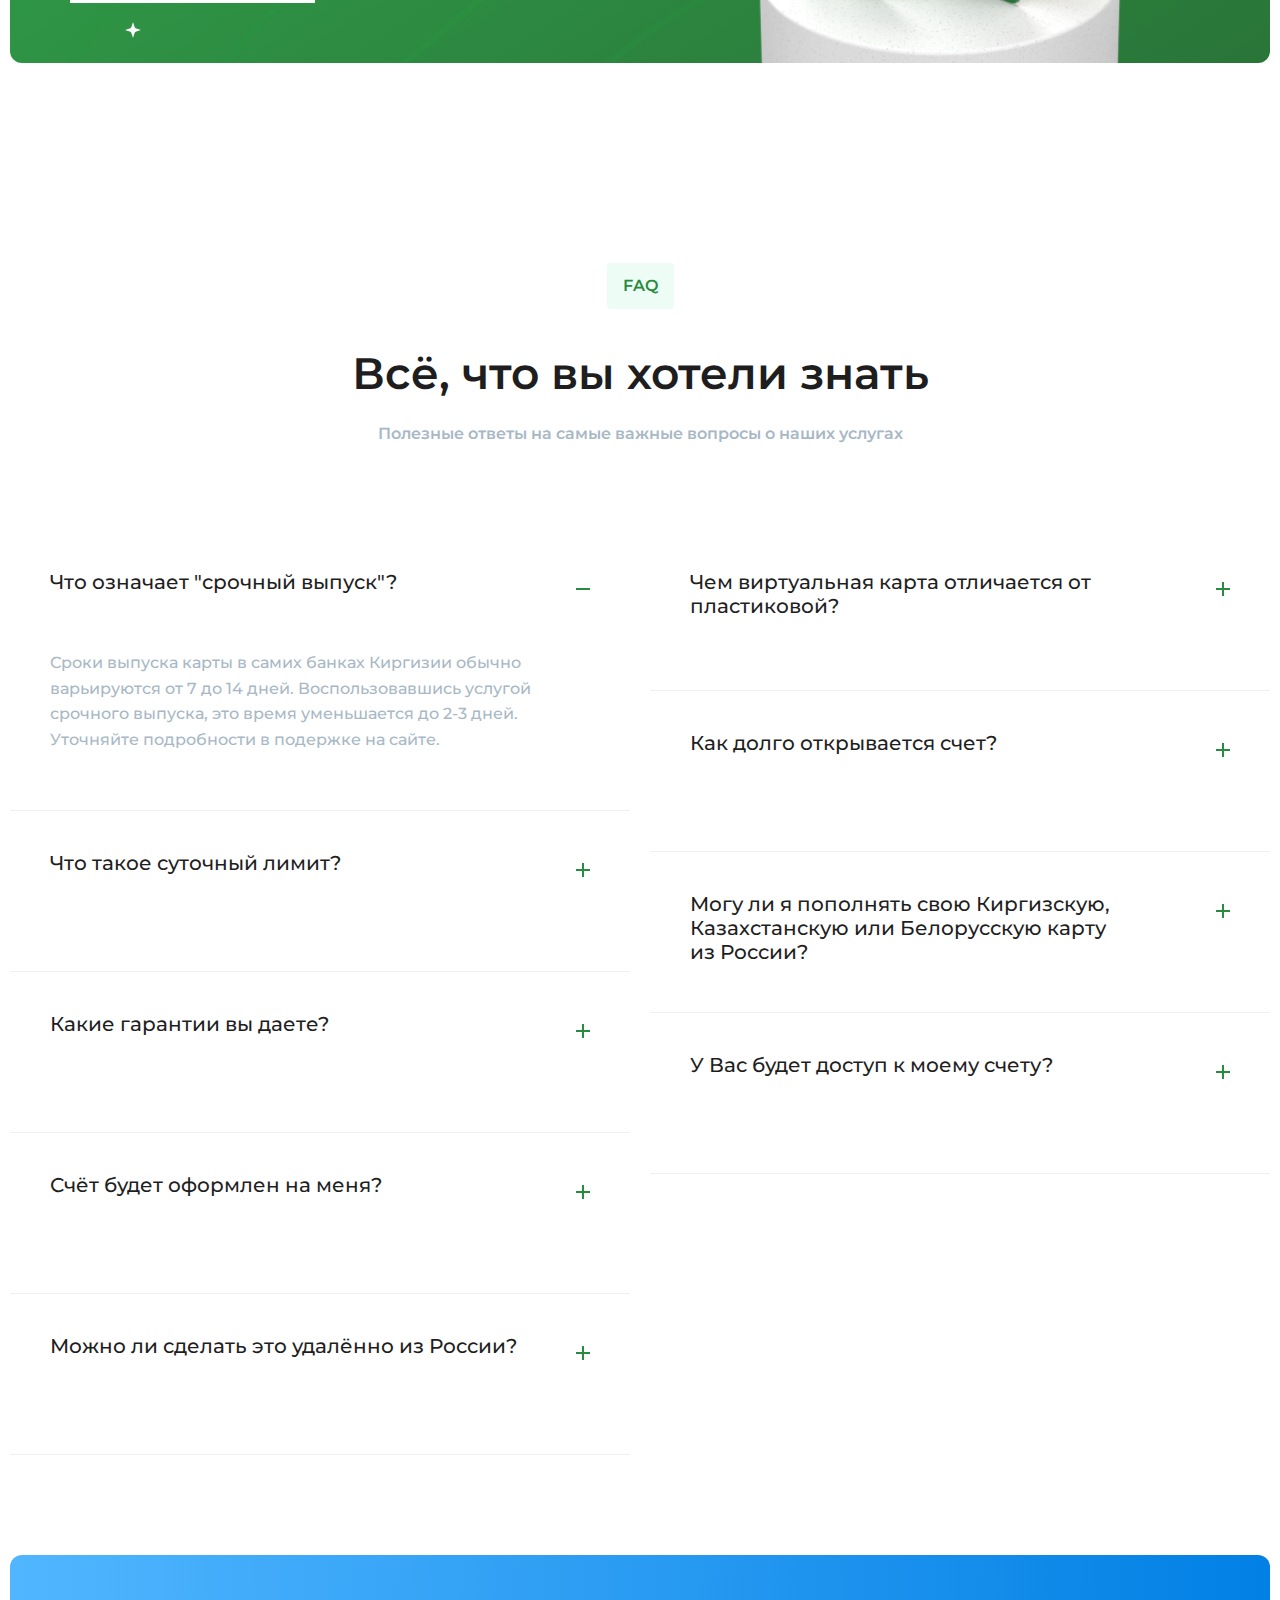
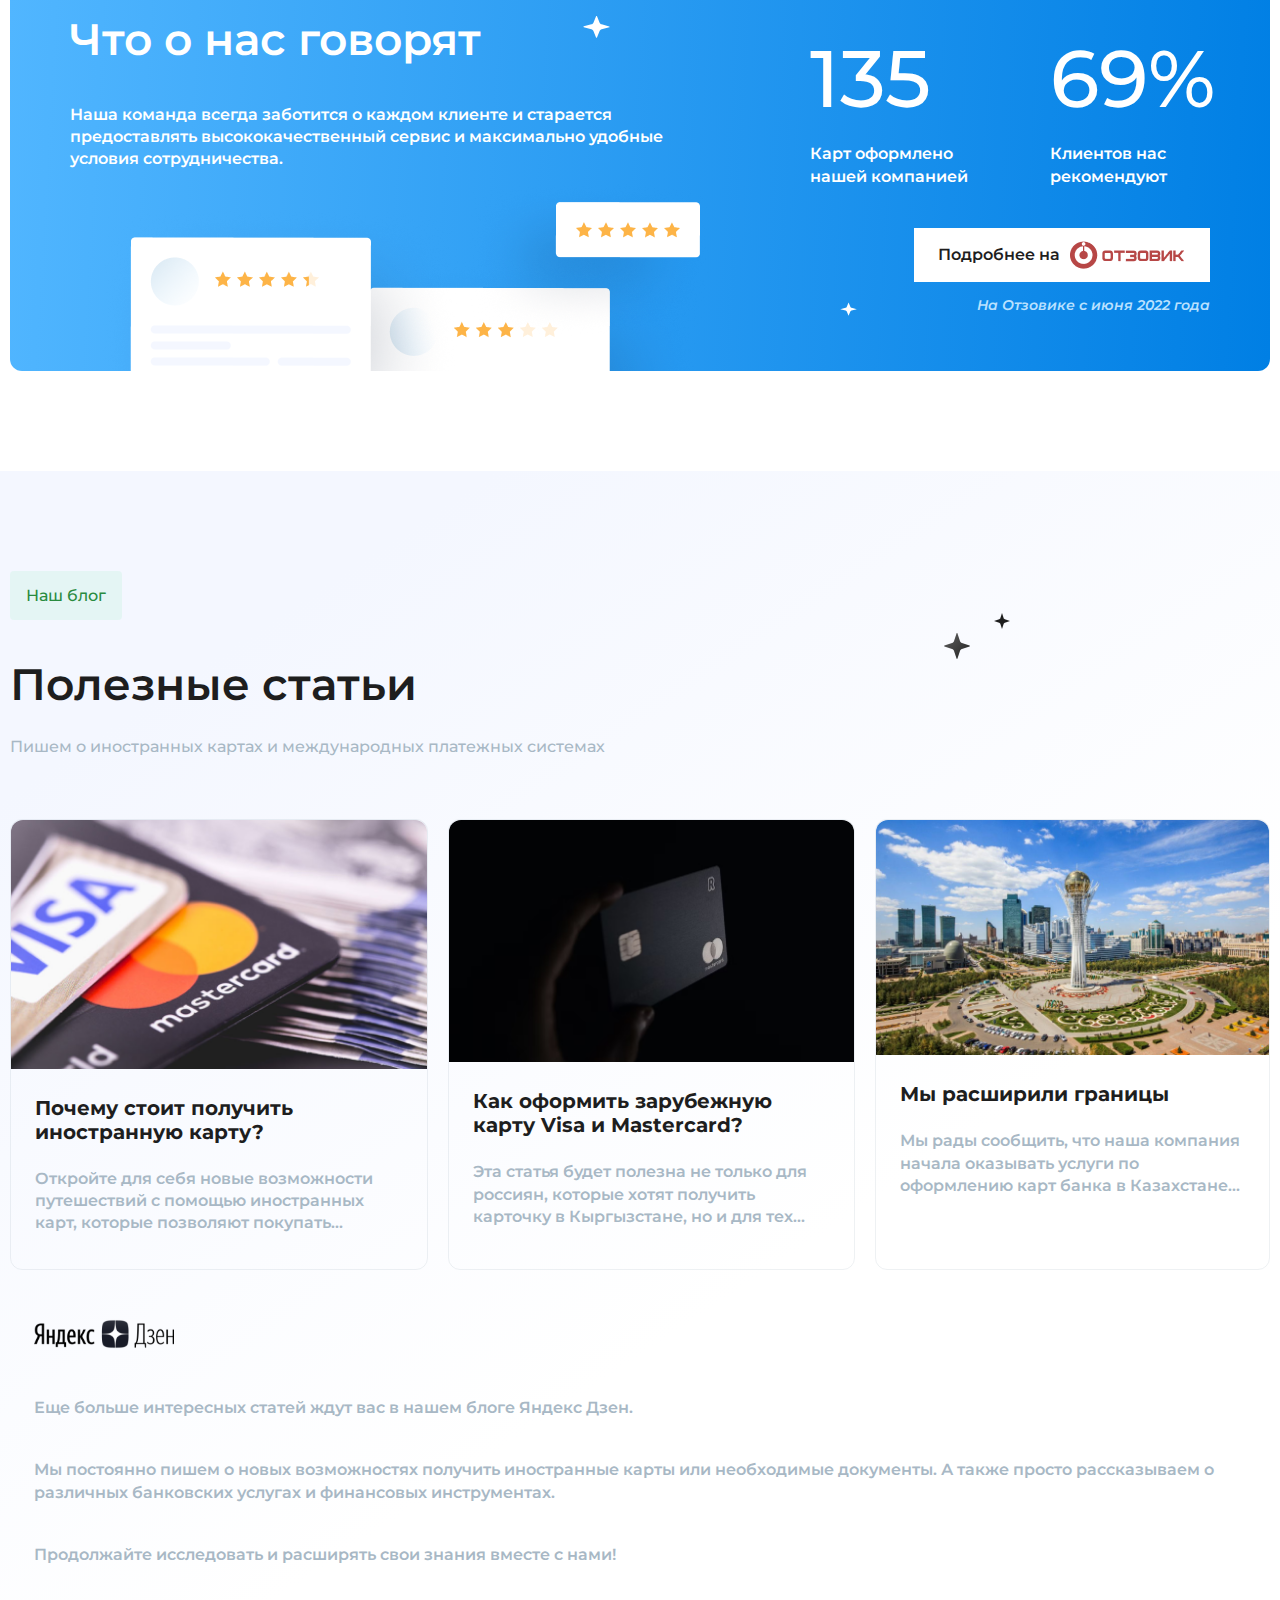
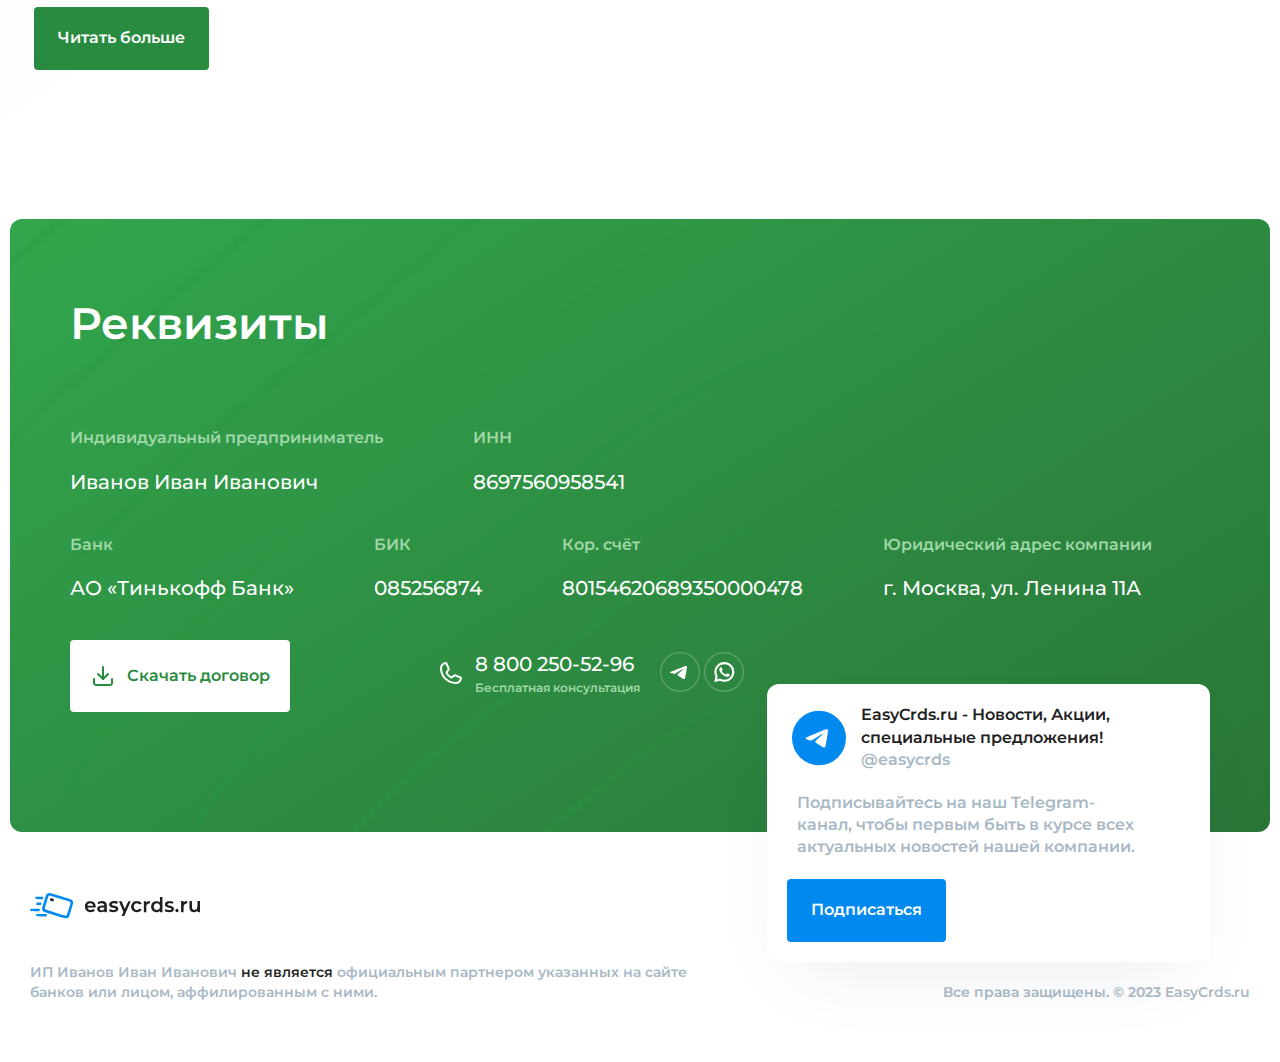
<file: freedom-card.html>
<!DOCTYPE html>
<html lang="ru">
<head>
  <meta charset="UTF-8">
  <meta http-equiv="X-UA-Compatible" content="IE=edge">
  <meta name="viewport" content="width=device-width, initial-scale=1.0">
  <link rel="preconnect" href="https://fonts.googleapis.com">
  <link rel="preconnect" href="https://fonts.gstatic.com" crossorigin>
  <link href="https://fonts.googleapis.com/css2?family=Montserrat:wght@400;500;600&display=swap" rel="stylesheet">
  <link href="./css/reset.css" rel="stylesheet">
  <link href="./css/normalize.css" rel="stylesheet">
  <link href="./css/main.css" rel="stylesheet">
  <link rel="icon" type="image/png" href="./img/favico.png">
  <title>EasyCards|Freedom Bank</title>
</head>
<body>
  <header class="header">
    <div class="header-top">
      <div class="header-top__wrapper">
        <a href="./index.html" class="header-top__logo">
          <img src="./img/logo.svg" alt="logo">
        </a>
        <div class="header-top__menu">
          <nav class="header-menu">
            <ul>
              <li><a class="hader-minu__link" href="#steps">Шаги открытия</a></li>
              <li><a class="hader-minu__link" href="#rate">Тариф</a></li>
              <li><a class="hader-minu__link" href="#refill">Пополнение</a></li>
              <li><a class="hader-minu__link" href="#bank">О банке</a></li>
              <li><a class="hader-minu__link" href="#faq">FAQ</a></li>
              <li><a class="hader-minu__link" href="#feedback">Отзывы</a></li>
            </ul>
          </nav>
        </div>
        <div class="header-top__contacts">
          <div class="header-top__phone">
            <a href="tel:88002505296">8 800 250-52-96</a>
            <p>Бесплатная консультация</p>
          </div>
          <div class="header-top__social">
            <a href="#">
              <img src="./img/tg-btn.svg" alt="telegram">
            </a>
            <a href="#">
              <img src="./img/whp-btn.svg" alt="whatsap">
            </a>
          </div>
        </div>
      </div>
    </div>
    <div class="header-main">
      <div class="header-main__wrapper --bank --freedom">
        <div class="header-main__container">
          <div class="header-main__title">
            <img src="./img/flag_kazakhstan.png" alt="">
            <p>Казахстан</p>
          </div>
          <div class="header-main__description">
            <h1>Оформление карты от банка Freedom Bank</h1>
            <p>Freedom Card — это мультивалютная банковская карта, которая позволяет своему владельцу наслаждаться широким спектром возможностей и эксклюзивных предложений в любой точке мира.</p>
            <a class="button-select" href="#">Оформить сейчас</a>
          </div>
        </div>
        <div class="header-main__img">
          <img src="./img/header-main__cards__freedom.png" alt="header_cards">
        </div>
      </div>
      <div class="header-main__right-img --baikal">
        <img src="./img/header-main__rigt.png" alt="right-card">
      </div>
    </div>
    <div class="header-benefit ">
      <div class="container">
        <div class="header-benefit__wrapper">
          <div class="header-benefit__item">
            <div class="header-benefit__inner">
              <img src="./img/benefit-registration_freedom.svg" alt="registration">
            </div>
            <div class="header-benefit__inner">
              <div class="header-benefit__title --freedom">
                <p>Оформление карты<br><span>без доверенности</span></p>
              </div>
              <p>Весь процесс без лишних хлопот с документами</p>
            </div>
          </div>
          <div class="header-benefit__item">
            <div class="header-benefit__inner">
              <img src="./img/benefit-guarantie_freedom.svg" alt="guarantie">
            </div>
            <div class="header-benefit__inner">
              <div class="header-benefit__title --freedom">
                <p>Гарантируем<br><span>конфиденциальность</span></p>
              </div>
              <p>Мы гарантируем полную безопасность ваших данных</p>
            </div>
          </div>
          <div class="header-benefit__item">
            <div class="header-benefit__inner">
              <img src="./img/benefit-delivery_freedom.svg" alt="delivery">
            </div>
            <div class="header-benefit__inner">
              <div class="header-benefit__title --freedom">
                <p>Доставка карты<br><span>до двери</span></p>
              </div>
              <p>Максимально удобно, вам не нужно никуда ходить</p>
            </div>
          </div>
        </div>
      </div>
    </div>
  </header>
  <section class="steps" id="steps" >
    <div class="container">
      <div class="steps-title --freedom">Шаги открытия</div>
      <div class="steps-top">
        <div class="steps-top__inner">
          <h2>6 простых шагов до открытия карты Bakai Bank</h2>
        </div>
        <div class="steps-top__inner">
          <p>Пользуйся картой сразу после получения. Осуществляй быстрые переводы, покупки, оплату коммунальных услуг и многое другое</p>
        </div>
      </div>
      <div class="steps-main --freedom">
        <div class="steps-main__item">
          <div class="steps-main__num">01</div>
          <div class="steps-main__title"><h3>Оставьте заявку</h3></div>        
          <p>Ознакомьтесь с основной информацией и заполните форму, оставив свои данные, чтобы мы могли связаться с Вами для обсуждения всех подробностей и дальнейших шагов.</p>
        </div>
        <div class="steps-main__item">
          <div class="steps-main__num">02</div>
          <div class="steps-main__title"><h3>Пришлите необходимые документы</h3></div>          
          <p>Нам понадобятся сканы разворотов главной страницы и прописки паспорта РФ, а также скан разворота главной страницы загранпаспорта. Их можно сделать в приложении PhotoScanner или подобных.</p>
        </div>
        <div class="steps-main__item">
          <div class="steps-main__num">03</div>
          <div class="steps-main__title"><h3>Внесите предоплату</h3></div>
          <p>Оплатите половину комиссии нашего сервиса.</p>
        </div>
        <div class="steps-main__item">
          <div class="steps-main__num">04</div>
          <div class="steps-main__title"><h3>Ожидайте смс от банка</h3></div>
          <p>На этом шаге вам остается лишь ожидать, пока оформится ИИН и банк обработает заявление. После этого вам придет смс со ссылкой для верикации и назначения даты и времени доставки карты курьером банка.</p>
        </div>
        <div class="steps-main__item">
          <div class="steps-main__num">05</div>
          <div class="steps-main__title"><h3>Внесите остаточный платеж</h3></div>         
          <p>После получения карты на руки, вам необходимо оплатить остаток по нашему договору. После этого карта активируется в течение 1-2 дней.</p>
        </div>
        <div class="steps-main__item">
          <div class="steps-main__num">06</div>
          <div class="steps-main__title"><h3>Готово!</h3></div>         
          <p>Вы можете использовать свою карту зарубежного банка для международных транзакций и покупок в интернете.</p>
        </div>
      </div>
      <div class="steps-img hide">
        <img src="./img/steps_cards.png" alt="steps_cards">
      </div>
    </div>
  </section>
  <section class="rate" id="rate">
    <div class="rate__top">
      <div class="rate__title">
        <h2>Основной тариф</h2>
        <p>Большие возможности по доступной цене</p>
      </div>
    </div>
    <div class="rate-table --freedom">
      <div class="rate-table__inner ">
        <table>
          <tbody>
            <tr>
              <td><span>Валюта депозита</span></td>
              <td>KZT, USD, EUR. RUB</td>
            </tr>
            <tr>
              <td><span>Срок</span></td>
              <td>12 месяцев, автоматическая пролонгация</td>
            </tr>
            <tr>
              <td><span>Минимальная сумма вклада</span></td>
              <td>1 ₸ / 0.1 $ / 0.1 € / 0.1 ₽</td>
            </tr>
            <tr>
              <td><span>Обслуживание депозита</span></td>
              <td>Бесплатно</td>
            </tr>
            <tr>
              <td><span>Стоимость тарифа</span></td>
              <td></td>
            </tr>
          </tbody>
        </table>
      </div>
      <div class="rate-table__inner ">
        <table>
          <tbody>
            <tr>
              <td><span>Пополнение</span></td>
              <td><img src="./img/checked_green.svg" alt="checked"></td>
            </tr>
            <tr>  
              <td><span>Снятие</span></td>
              <td>Без ограничений</td>
            </tr>
            <tr>
              <td><span>Максимальная сумма депозита</span></td>
              <td>До 4 млрд ₸ или эквивалент в другой валюте </td>
            </tr>
            <tr>             
              <td><span>Досрочное закрытие депозита</span></td>
              <td>Без ограничений, в отделении банка </td>
            </tr>
            <tr>
              <td></td>
              <td><p>15 000 ₽</p></td>
            </tr>
          </tbody>
        </table>
      </div> 
    </div>
    <div class="rate-cta">
      <div class="rate-cta__item">
        <div class="rate-cta__inner">
          <p>Откройте новые возможности и получите максимум выгоды с нашими разнообразными тарифными планами. Выбирай оптимальный для себя!</p>
        </div>
        <div class="rate-cta__inner">
          <div class="rate-cta__link --freedom">
            <a  href="#">Все доступные тарифы</a>
          </div>
        </div>
      </div>
    </div>
  </section>
  <section class="refill" id="refill">
    <div class="container">
      <div class="refill-top">
        <div class="refill-top__title --freedom">
          <p>Возможности</p>
        </div>
        <h2>Разнообразные способы <br> пополнения карты</h2>
          <p>Пополняйте свою карту легко и удобно</p>
      </div>
      <div class="refill-item">
        <div class="refill-inner">
          <div class="refill-inner__img">
            <img src="./img/refill_swift_freedom.svg" alt="SWIFT">
          </div>
          <div class="refill-inner__title">
            <h3>SWIFT</h3>
          </div>
          <div class="refill-inner__text">
            <p>Быстрый и надежный международный способ пополнения вашей карты, обеспечивающий мгновенные денежные переводы из любой точки мира.</p>
          </div>
        </div>
        <div class="refill-inner">
          <div class="refill-inner__img">
            <img src="./img/refill_corona_freedom.svg" alt="corona">
          </div>
          <div class="refill-inner__title">
            <h3>Золотая корона</h3>
          </div>
          <div class="refill-inner__text">
            <p>Простой и доступный способ пополнения карты через сеть терминалов Золотая корона, которые расположены во многих удобных местах по всей стране.</p>
          </div>
        </div>
        <div class="refill-inner">
          <div class="refill-inner__img">
            <img src="./img/refill_qiwi_freedom.svg" alt="qiwi">
          </div>
          <div class="refill-inner__title">
            <h3>Qiwi</h3>
          </div>
          <div class="refill-inner__text">
            <p>Удобный электронный кошелек, который позволяет моментально пополнять вашу карту через мобильное приложение или специальные терминалы.</p>
          </div>
        </div>
        <div class="refill-inner">
          <div class="refill-inner__img">
            <img src="./img/refill_mts_mts.svg" alt="mts">
          </div>
          <div class="refill-inner__title">
            <h3>MTC Деньги</h3>
          </div>
          <div class="refill-inner__text">
            <p>Безопасный и удобный способ пополнения вашей карты через мобильное приложение МТС, позволяющий быстро осуществлять переводы и контролировать ваш баланс.</p>
          </div>
        </div>
      </div>
    </div>
  </section>
  <section class="banner-bank --freedom" id="bank">
    <div class="container">
      <div class="banner-bank__item">
        <div class="banner-bank__inner">
          <h2>FreedomBank</h2>
          <div class="banner-bank__logo">
            <img src="./img/freedom_logo_white.svg" alt="bakai_logo">
          </div>
          <div class="banner-bank__decripton">
            <p>Freedom Bank - это инновационный банк, стремящийся предоставить свободу выбора и комфорт своим клиентам. С нашими современными технологиями и удобными онлайн-сервисами, вы можете управлять своими финансами где угодно и в любое время. Наша главная цель - помочь вам достичь финансовой свободы и реализовать ваши мечты.</p>
            <br>
            <p>Присоединяйтесь к нам и откройте новые горизонты финансовых возможностей с Freedom Bank.</p>
          </div>
          <img class="stars-1" src="./img/stars_1_white.png" alt="stars-1">
          <div class="banner-bank__link">
            <a href="#">Перейти на сайт банка</a>
          </div>
        </div>
        <div class="banner-bank__inner">
          <div class="banner-bank__img">
            <img src="./img/banner_bank_bakai_img.png" alt="banner_bakai">
          </div>
          <img class="stars-2" src="./img/stars_2_white.png" alt="stars-2">
          <img class="stars-3" src="./img/stars_3_white.png" alt="stars-3">
        </div>
      </div>
    </div>
  </section>
  <section class="faq" id="faq">
    <div class="container">
      <div class="faq-top">
        <div class="faq-top__title --freedom">FAQ</div>
        <h2>Всё, что вы хотели знать</h2>
        <p>Полезные ответы на самые важные вопросы о наших услугах</p>
      </div>
      <div class="faq-item --freedom">
        <div class="faq-inner">
          <div class="faq-block">
            <div class="faq-block__request active">
              <div class="faq-block__question">Что означает "срочный выпуск"?</div>
              <div class="faq-block__responce">
                <p>Сроки выпуска карты в самих банках Киргизии обычно варьируются от 7 до 14 дней. Воспользовавшись услугой срочного выпуска, это время уменьшается до 2-3 дней. Уточняйте подробности в подержке на сайте.</p>
              </div>
            </div>
          </div>
          <div class="faq-block">
            <div class="faq-block__request">
              <div class="faq-block__question">Что такое суточный лимит?</div>
              <div class="faq-block__responce">
                <p>Lorem ipsum dolor sit amet consectetur adipisicing elit. Sapiente nesciunt ab totam repellendus alias dignissimos perferendis dicta impedit, atque praesentium nemo eligendi autem doloribus ullam? Impedit corrupti minus alias assumenda.</p>
              </div>
            </div>
          </div>
          <div class="faq-block">
            <div class="faq-block__request">
              <div class="faq-block__question">Какие гарантии вы даете?</div>
              <div class="faq-block__responce">
                <p>Lorem ipsum dolor sit amet consectetur adipisicing elit. Sapiente nesciunt ab totam repellendus alias dignissimos perferendis dicta impedit, atque praesentium nemo eligendi autem doloribus ullam? Impedit corrupti minus alias assumenda.</p>
              </div>
            </div>
          </div>
          <div class="faq-block">
            <div class="faq-block__request">
              <div class="faq-block__question">Счёт будет оформлен на меня?</div>
              <div class="faq-block__responce">
                <p>Lorem ipsum dolor sit amet consectetur adipisicing elit. Sapiente nesciunt ab totam repellendus alias dignissimos perferendis dicta impedit, atque praesentium nemo eligendi autem doloribus ullam? Impedit corrupti minus alias assumenda.</p>
              </div>
            </div>
          </div>
          <div class="faq-block">
            <div class="faq-block__request">
              <div class="faq-block__question">Можно ли сделать это удалённо из России?</div>
              <div class="faq-block__responce">
                <p>Lorem ipsum dolor sit amet consectetur adipisicing elit. Sapiente nesciunt ab totam repellendus alias dignissimos perferendis dicta impedit, atque praesentium nemo eligendi autem doloribus ullam? Impedit corrupti minus alias assumenda.</p>
              </div>
            </div>
          </div>
        </div>
        <div class="faq-inner">
          <div class="faq-block">
            <div class="faq-block__request">
              <div class="faq-block__question">Чем виртуальная карта отличается от пластиковой?</div>
              <div class="faq-block__responce">
                <p>Lorem ipsum dolor sit amet consectetur adipisicing elit. Debitis ipsam vel quidem dolores accusamus ab dolor necessitatibus reprehenderit, a dolorum expedita nobis autem, quod itaque inventore sunt commodi nesciunt praesentium?</p>
              </div>
            </div>
          </div>
          <div class="faq-block">
            <div class="faq-block__request">
              <div class="faq-block__question">Как долго открывается счет?</div>
              <div class="faq-block__responce">
                <p>Lorem ipsum dolor sit amet consectetur adipisicing elit. Debitis ipsam vel quidem dolores accusamus ab dolor necessitatibus reprehenderit, a dolorum expedita nobis autem, quod itaque inventore sunt commodi nesciunt praesentium?</p>
              </div>
            </div>
          </div>
          <div class="faq-block">
            <div class="faq-block__request">
              <div class="faq-block__question">Могу ли я пополнять свою Киргизскую, Казахстанскую или Белорусскую карту <br> из России?</div>
              <div class="faq-block__responce">
                <p>Lorem ipsum dolor sit amet consectetur adipisicing elit. Debitis ipsam vel quidem dolores accusamus ab dolor necessitatibus reprehenderit, a dolorum expedita nobis autem, quod itaque inventore sunt commodi nesciunt praesentium?</p>
              </div>
            </div>
          </div>
          <div class="faq-block">
            <div class="faq-block__request">
              <div class="faq-block__question">У Вас будет доступ к моему счету?</div>
              <div class="faq-block__responce">
                <p>Lorem ipsum dolor sit amet consectetur adipisicing elit. Debitis ipsam vel quidem dolores accusamus ab dolor necessitatibus reprehenderit, a dolorum expedita nobis autem, quod itaque inventore sunt commodi nesciunt praesentium?</p>
              </div>
            </div>
          </div>
        </div>
      </div>
    </div>
  </section>
  <section class="banner-feedback" id="feedback">
    <div class="container">
      <div class="banner-feedback__item">
        <div class="banner-feedback__inner">
            <h2>Что о нас говорят</h2>
            <p>Наша команда всегда заботится о каждом клиенте и старается предоставлять высококачественный сервис и максимально удобные условия сотрудничества.</p>
            <div class="banner-feedback__cards">
              <div class="banner-feedback__cards--1">
                <img src="./img/banner_feedback_card_1.png" alt="card_1">
              </div>
              <div class="banner-feedback__cards--2">
                <img src="./img/banner_feedback_card_2.png" alt="card_2">
              </div>
              <div class="banner-feedback__cards--3">
                <img src="./img/banner_feedback_card_3.png" alt="card_3">
              </div>
            </div>
            <img class="banner-feedback__stars--1" src="./img/banner_feedback_stars_1.svg" alt="stars-1">
        </div>       
        <div class="banner-feedback__inner">
          <div class="banner-feedback__parametr">
            <div class="banner-feedback__indicator">
              <div class="banner-feedback__indicator-value">135</div>
              <p>Карт оформлено 
                нашей компанией</p>
            </div>
            <div class="banner-feedback__indicator">
              <div class="banner-feedback__indicator-value">69%</div>
              <p>Клиентов нас 
                рекомендуют</p>
            </div>
          </div>
          <div class="banner-feedback__otzovik">
            <a class="banner-feedback__link" href="#">
              <p>Подробнее на</p>
              <img src="./img/otzovik.png" alt="otzovik">
            </a>
            <p>На Отзовике с июня 2022 года</p>
          </div>
          <img class="banner-feedback__stars--2" src="./img/banner_feedback_stars_2.svg" alt="stars-2">
        </div>
      </div>
    </div>
  </section>
  <section class="blog">
    <div class="container">
      <div class="blog-top">
        <div class="blog-top__title --freedom">Наш блог</div>
        <h2>Полезные статьи</h2>
        <p>Пишем о иностранных картах и международных платежных системах</p>
        <img class="blog-top__stars--1" src="./img/black_srar_big.svg" alt="star">
        <img class="blog-top__stars--2" src="./img/black_srar_small.svg" alt="star">
      </div>
      <div class="blog-articles">
        <a class="blog-article">
          <div class="blog-article__img">
            <img src="./img/article_1.png" alt="article_1">
          </div>
          <div class="blog-article__main">
            <div class="blog-article__title">
              <h3>Почему стоит получить иностранную карту?</h3>
            </div>
            <div class="blog-article__prev">
              <p>Откройте для себя новые возможности путешествий с помощью иностранных карт, которые позволяют покупать...</p>
          </div>
          </div>
        </a>
        <a class="blog-article">
          <div class="blog-article__img">
            <img src="./img/article_2.png" alt="article_2">
          </div>
          <div class="blog-article__main">
            <div class="blog-article__title">
              <h3>Как оформить зарубежную карту Visa и Mastercard?</h3>
            </div>
            <div class="blog-article__prev">
              <p>Эта статья будет полезна не только для россиян, которые хотят получить карточку в Кыргызстане, но и для тех...</p>
          </div>
          </div>
        </a>
        <a class="blog-article">
          <div class="blog-article__img">
            <img src="./img/article_3.png" alt="article_3">
          </div>
          <div class="blog-article__main">
            <div class="blog-article__title">
              <h3>Мы расширили границы</h3>
            </div>
            <div class="blog-article__prev">
              <p>Мы рады сообщить, что наша компания начала оказывать услуги по оформлению карт банка в Казахстане...</p>
          </div>
          </div>
        </a>
      </div>
      <div class="blog-dzen">
        <div class="blog-dzen__logo">
          <img src="./img/yadex-dzen.svg" alt="yadex-dzen">
        </div>
        <p>Еще больше интересных статей ждут вас в нашем блоге Яндекс Дзен. </p>
        <p>Мы постоянно пишем о новых возможностях получить иностранные карты или необходимые документы. А также просто рассказываем о различных банковских услугах и финансовых инструментах.</p>
        <p>Продолжайте исследовать и расширять свои знания вместе с нами!</p>
        <a class="blog-dzen__link --freedom" href="">Читать больше</a>
      </div>
    </div>
  </section>
  <section class="requisites ">
    <div class="container">
      <div class="requisites-wrapper --freedom">
        <h3>Реквизиты</h3>
        <div class="requisites-item">
          <div class="requisites-inner">
            <div class="requisites-title">Индивидуальный предприниматель</div>
            <div class="requisites-value">Иванов Иван Иванович</div>
          </div>
          <div class="requisites-inner">
            <div class="requisites-title">ИНН</div>
            <div class="requisites-value">8697560958541</div>
          </div>
        </div>
        <div class="requisites-item">
          <div class="requisites-inner">
            <div class="requisites-title">Банк</div>
            <div class="requisites-value">АО «Тинькофф Банк»</div>
          </div>
          <div class="requisites-inner">
            <div class="requisites-title">БИК</div>
            <div class="requisites-value">085256874</div>
          </div>
          <div class="requisites-inner">
            <div class="requisites-title">Кор. счёт</div>
            <div class="requisites-value">80154620689350000478</div>
          </div>
          <div class="requisites-inner">
            <div class="requisites-title">Юридический адрес компании</div>
            <div class="requisites-value">г. Москва, ул. Ленина 11А</div>
          </div>
        </div>
        <div class="requisites-item">
          <div class="requisites-inner">
            <a class="requisites-download" href="#" download="#">
              <img src="./img/req_download_freedom.svg" alt="req_download">
              <p>Скачать договор</p>
            </a>
          </div>
          <div class="requisites-inner">
            <div class="requisites-contact">
              <div class="requisites-phone">
                <a class="requisites-phone__number" href="tel:+78002505296">8 800 250-52-96</a>
                <p>Бесплатная консультация</p>
              </div>
              <div class="requisites-social">
                <a href="#">
                  <img src="./img/req_tg-btn.svg" alt="req_tg-btn">
                </a>
                <a href="#">
                  <img src="./img/req_whp-btn.svg" alt="req_whp-btn">
                </a>
              </div>
            </div>
          </div>
          <div class="requisites-inner"></div>
        </div>
        <div class="requisites-telegram">
          <div class="requisites-telegram__title">
            <img src="./img/req_telegram.svg" alt="req_telegram">
            <h3>EasyCrds.ru - Новости, Акции, специальные предложения! <span>@easycrds</span> </h3>
          </div>
          <div class="requisites-telegram__text">
            <p>Подписывайтесь на наш Telegram-канал, чтобы первым быть в курсе всех актуальных новостей нашей компании.</p>
          </div>
          <a class="requisites-telegram__subscribe" href="#">Подписаться</a>
        </div>
      </div>
    </div>
  </section>
  <footer class="footer">
    <div class="container">     
      <div class="footer-logo">
        <a href="./index.html">
          <img src="./img/logo.svg" alt="logo">
        </a>
      </div>
      <div class="footer-item">
        <div class="footer-inner">
          <p>ИП Иванов Иван Иванович <span>не является</span> официальным партнером указанных на сайте банков или лицом, аффилированным с ними.</p>
        </div>
        <div class="footer-inner">
          <p>Все права защищены. © 2023 EasyCrds.ru</p>
        </div>
      </div>
    </div>
  </footer>
  <script src="./js/main.js"></script>
</body>
</html>
</file>
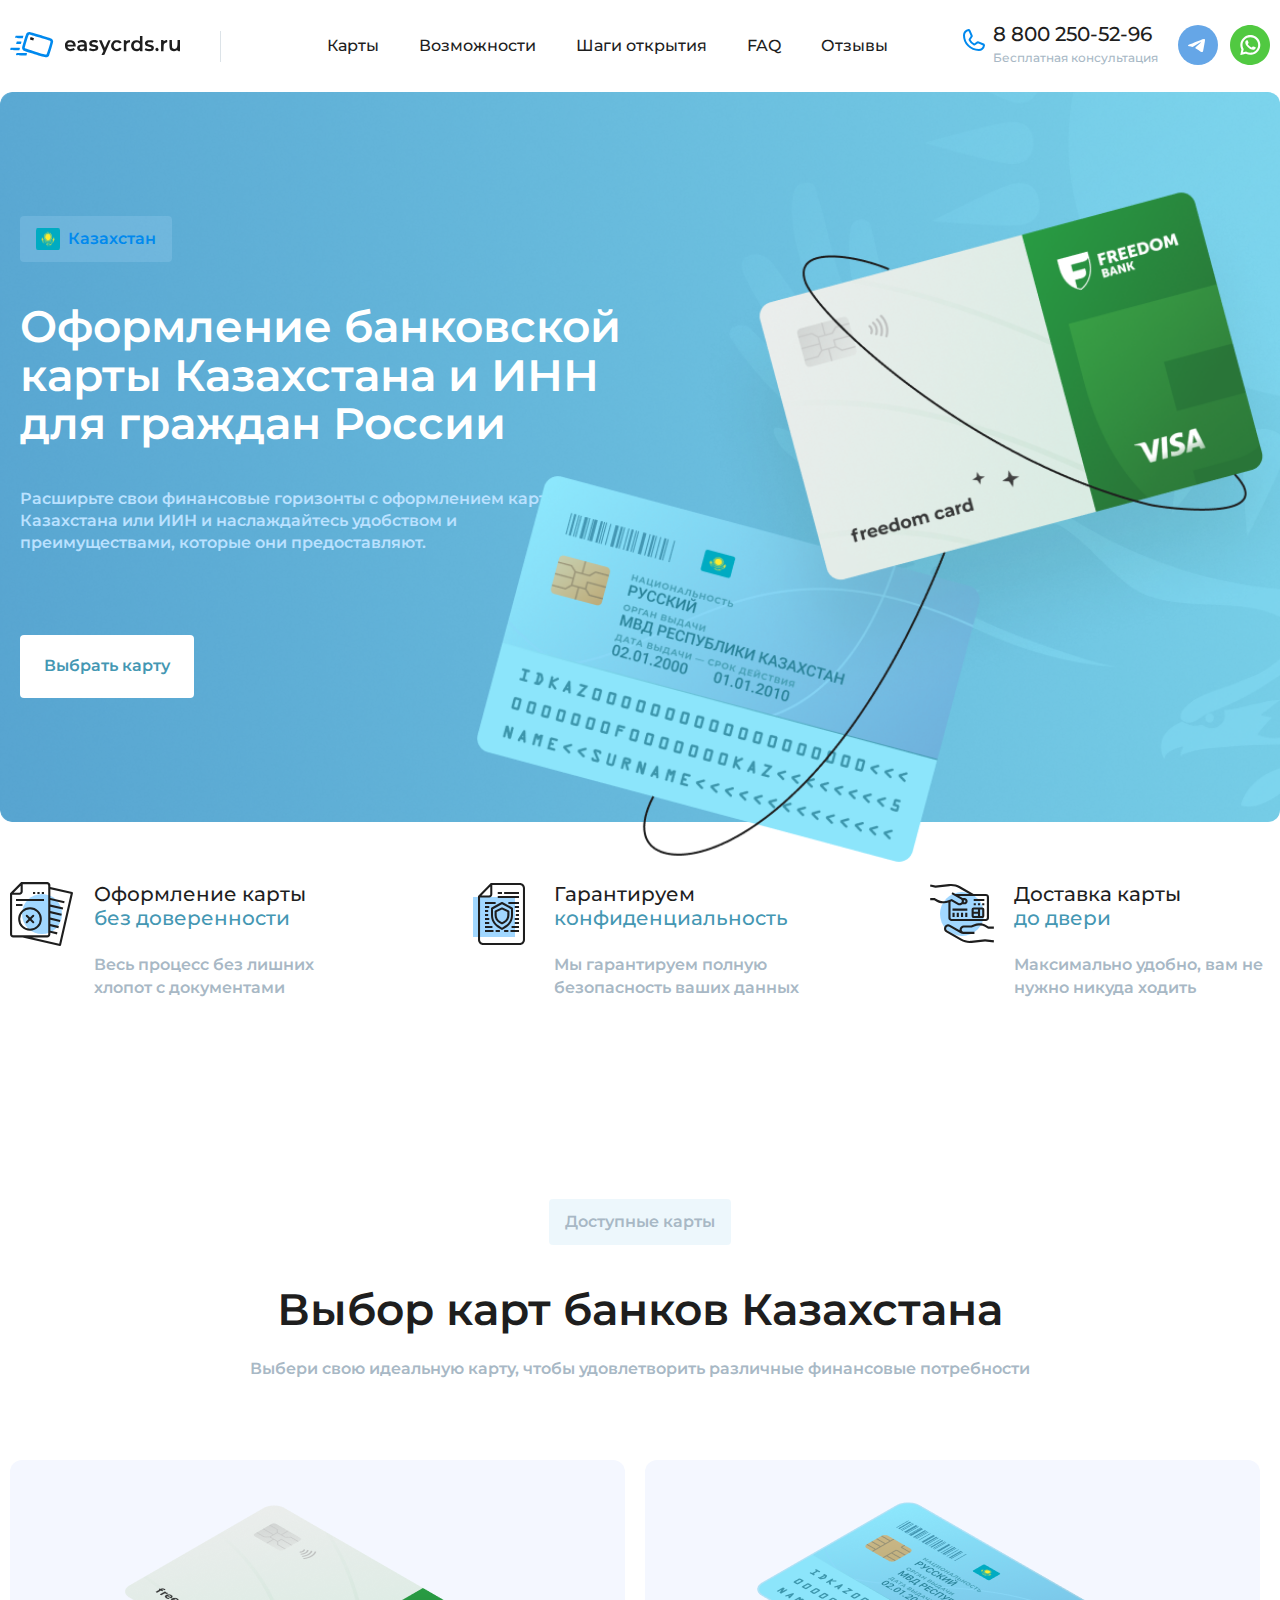
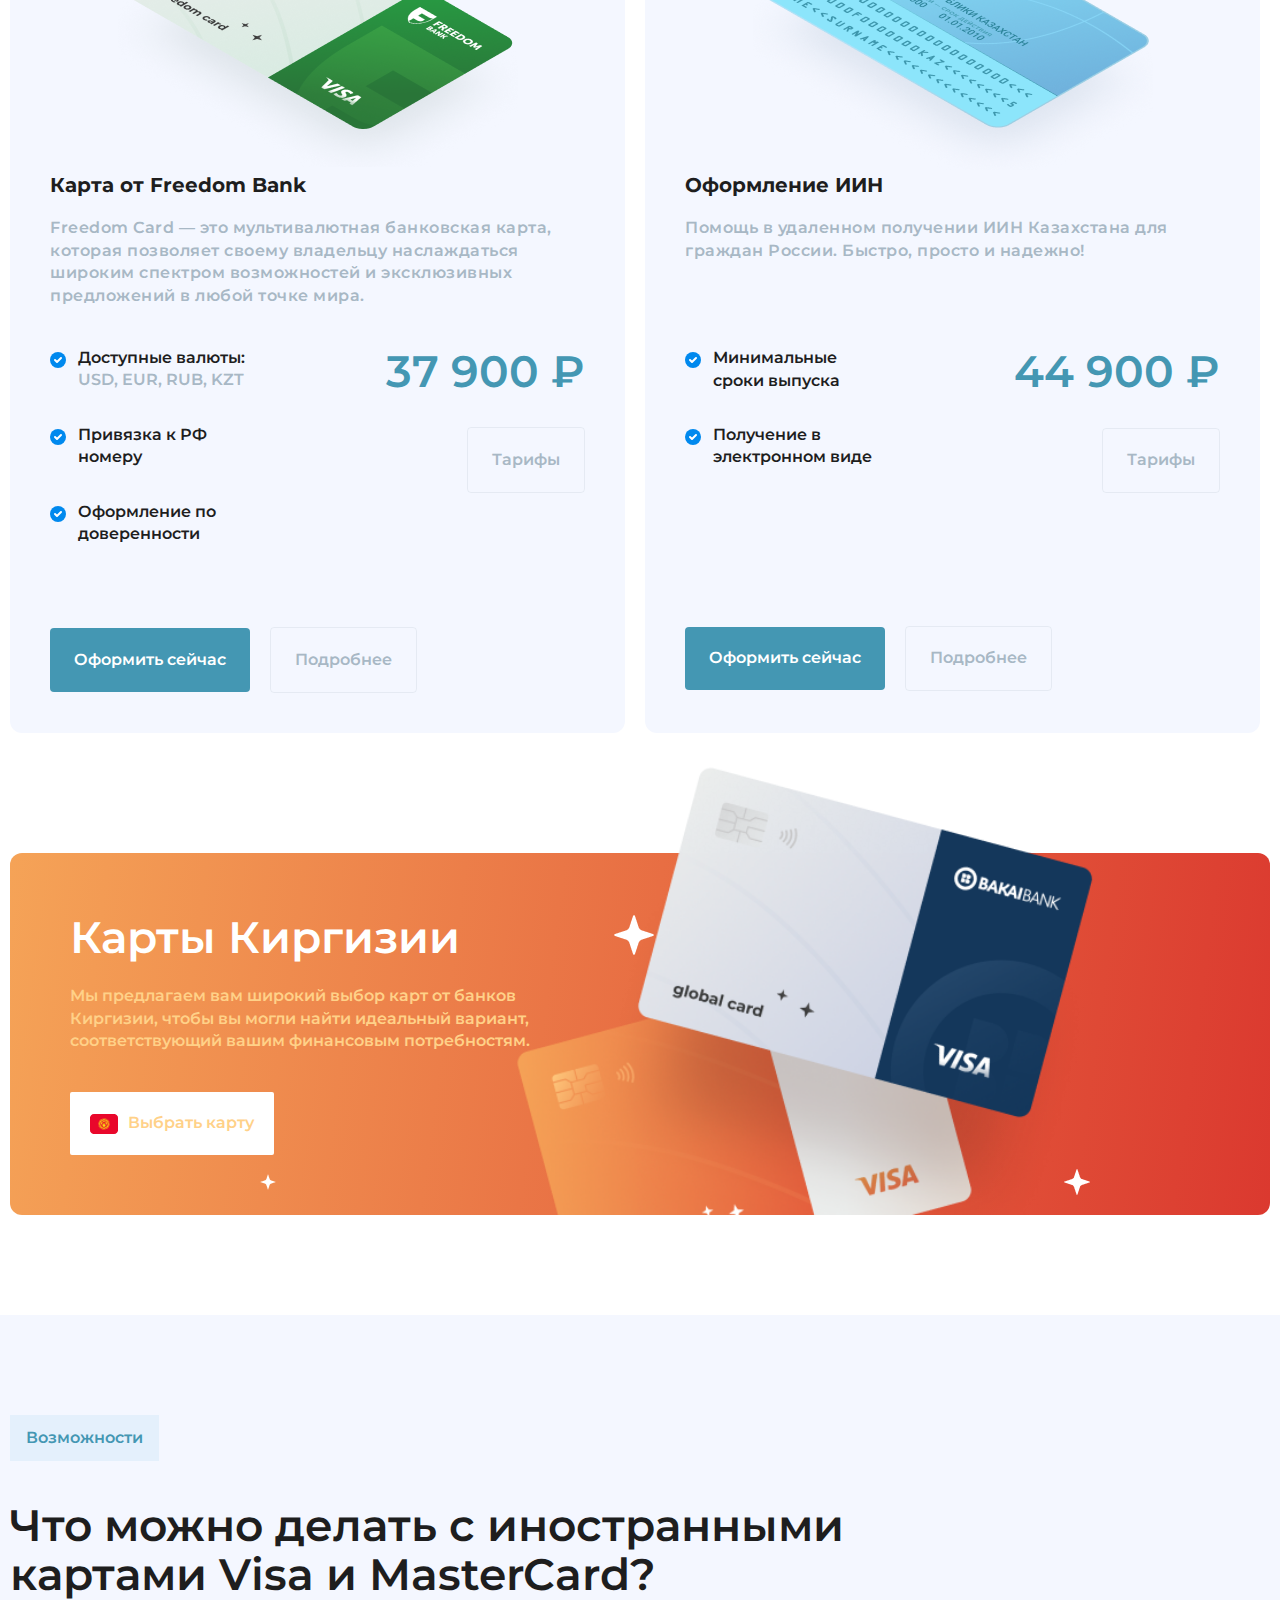
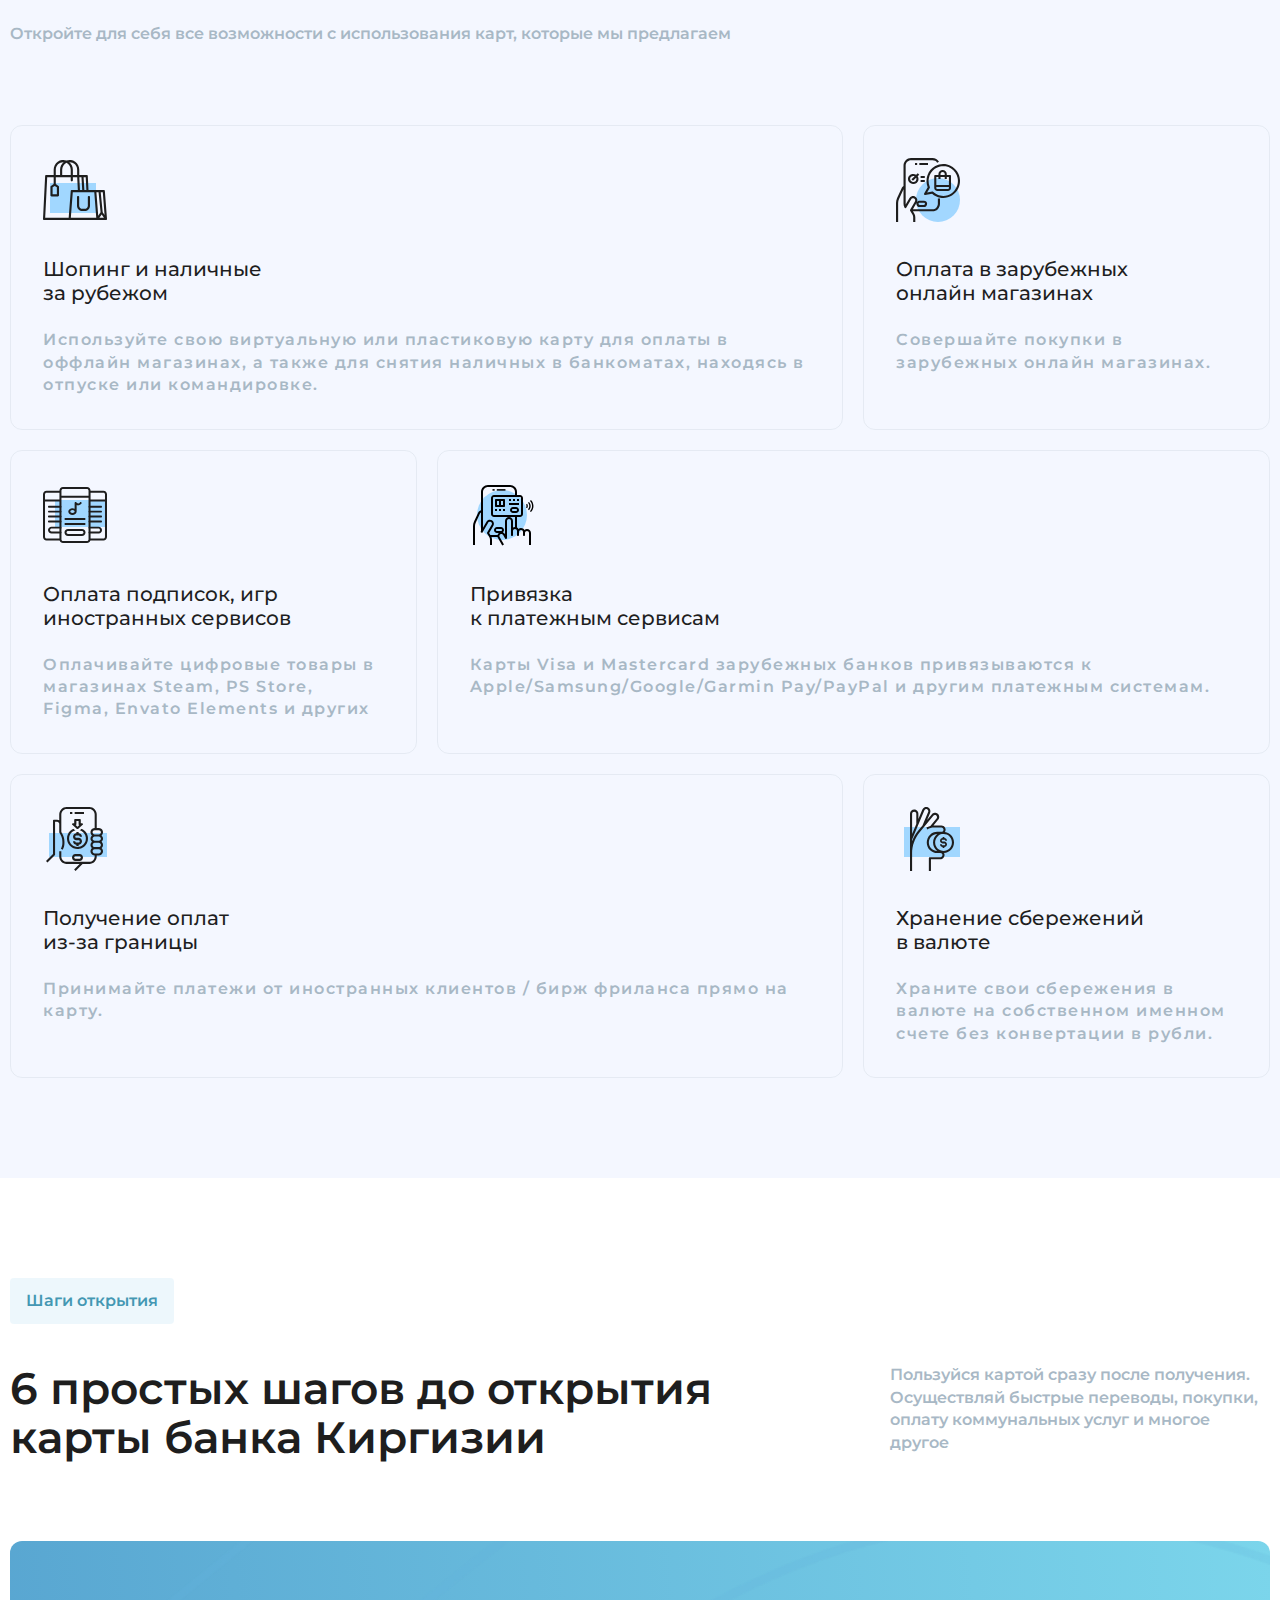
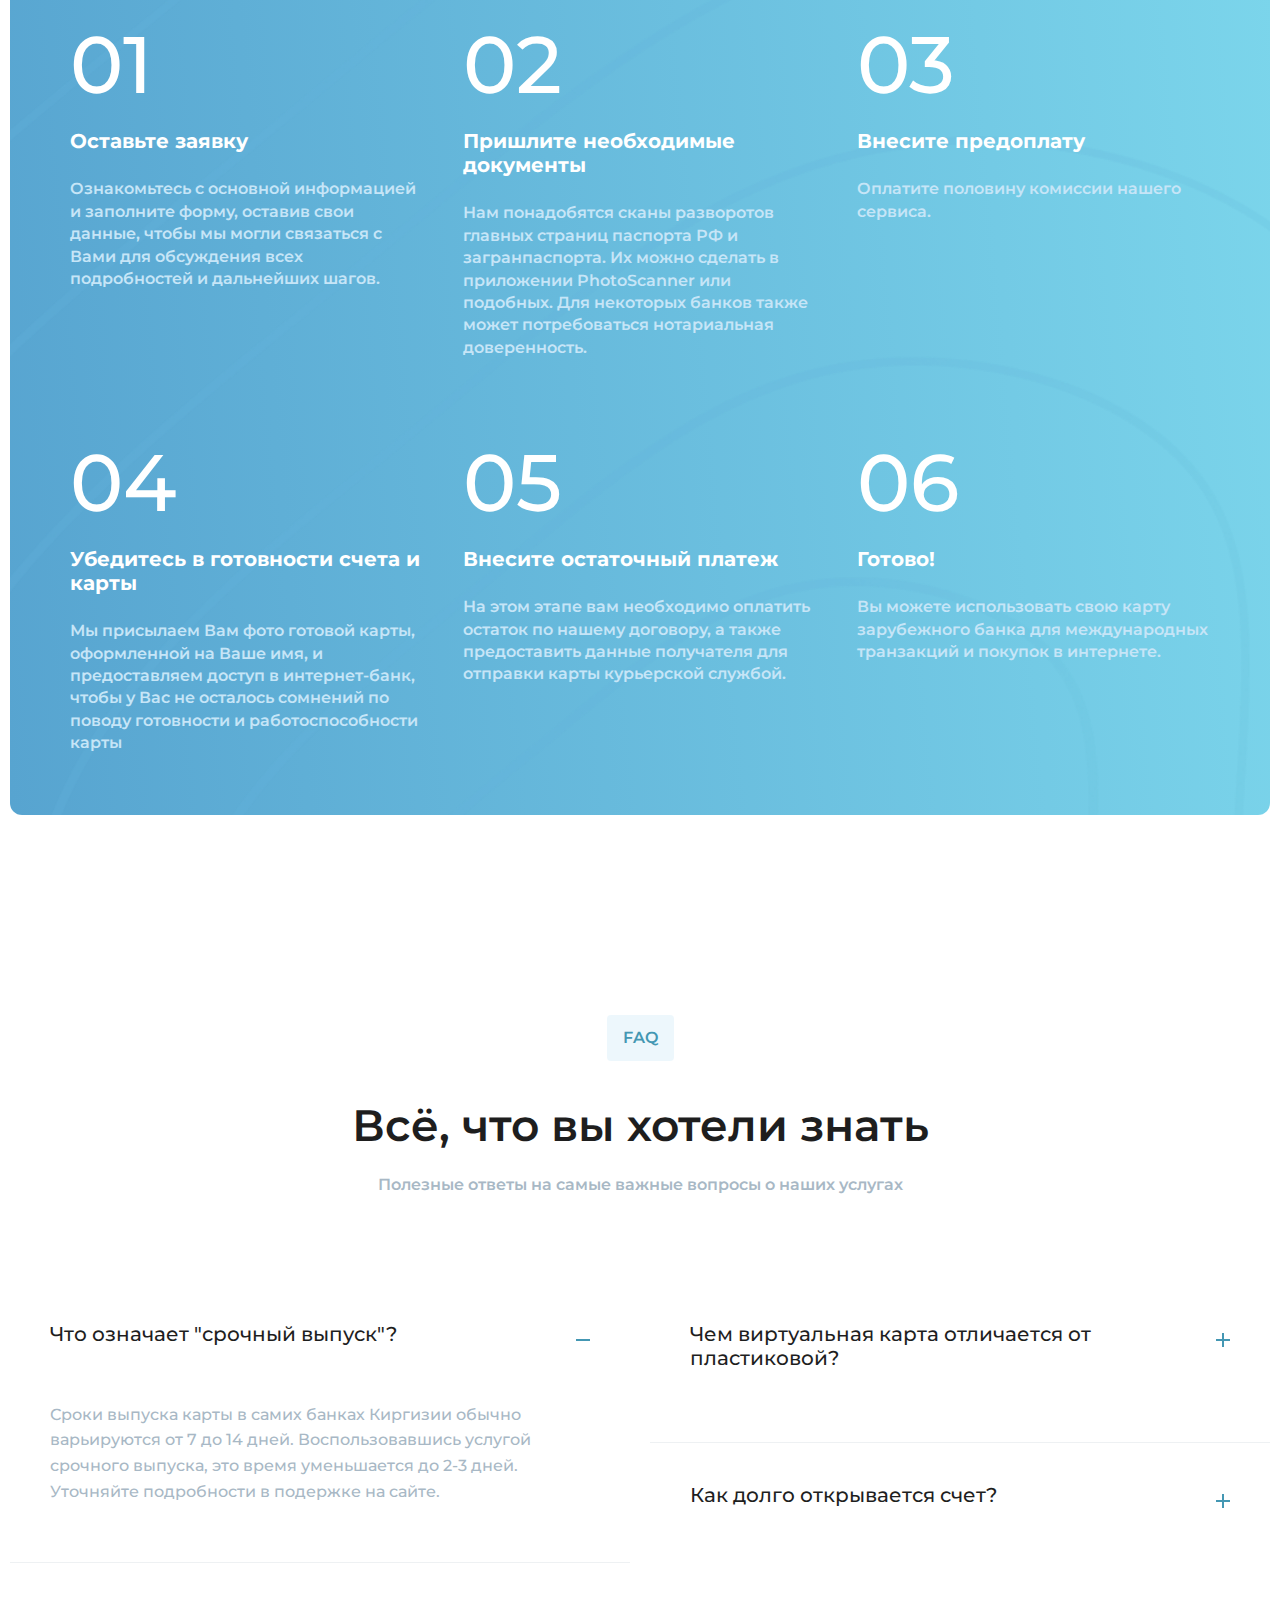
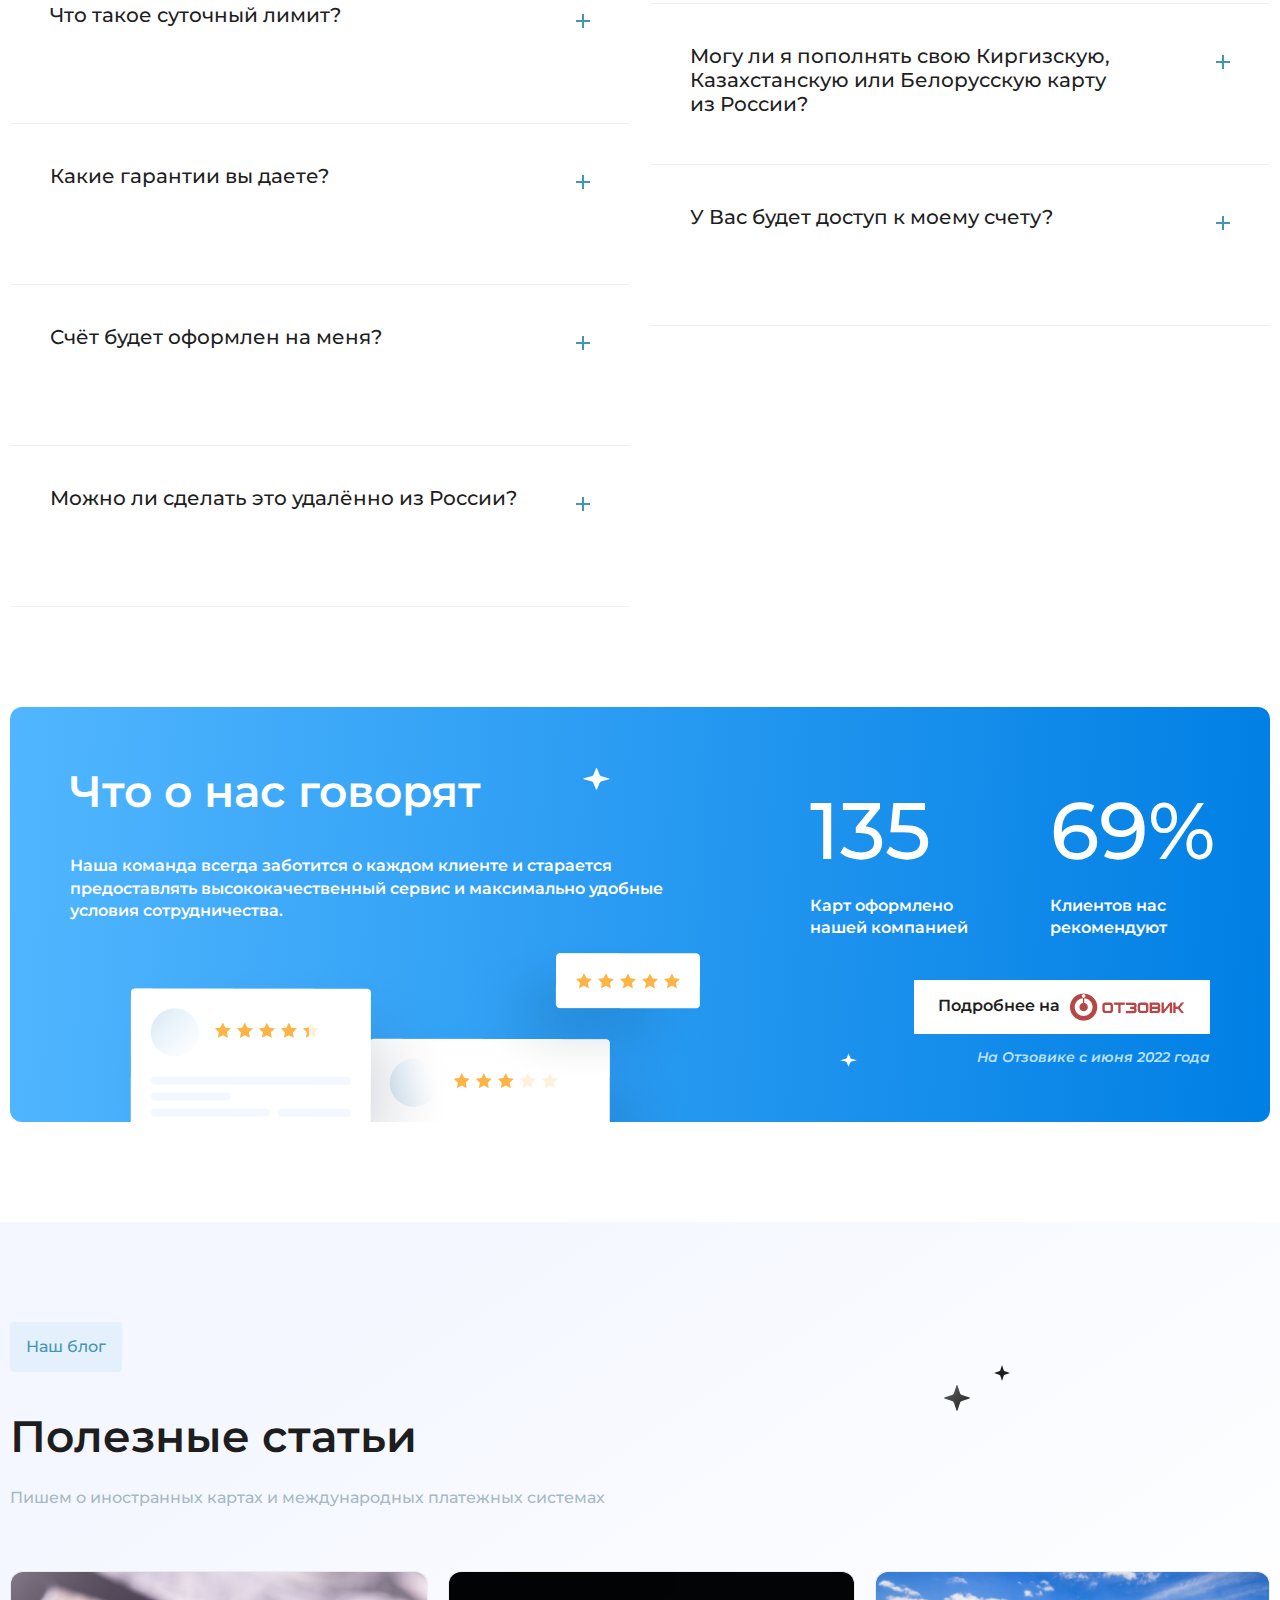
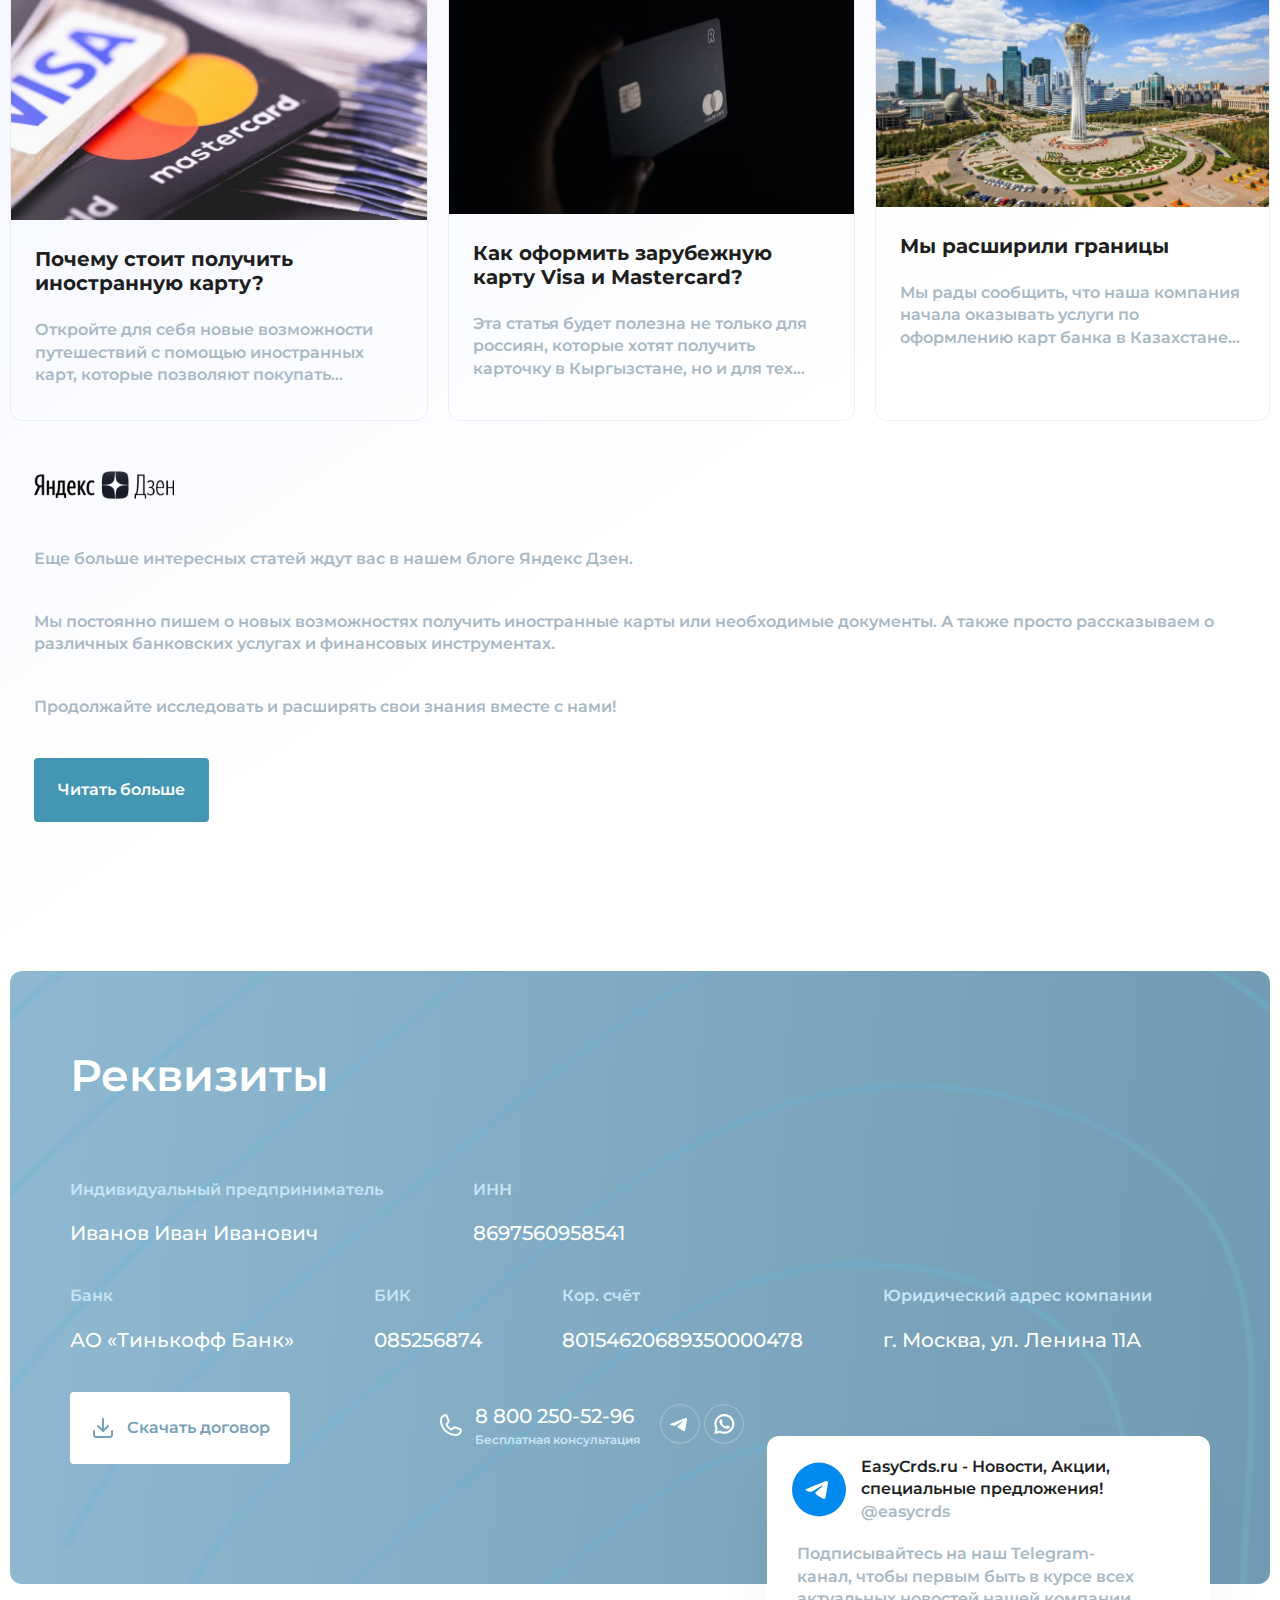
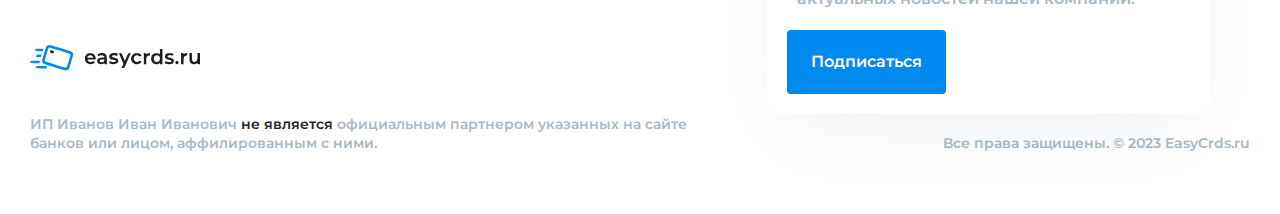
<file: kazahstan-cards.html>
<!DOCTYPE html>
<html lang="ru">
<head>
  <meta charset="UTF-8">
  <meta http-equiv="X-UA-Compatible" content="IE=edge">
  <meta name="viewport" content="width=device-width, initial-scale=1.0">
  <link rel="preconnect" href="https://fonts.googleapis.com">
  <link rel="preconnect" href="https://fonts.gstatic.com" crossorigin>
  <link href="https://fonts.googleapis.com/css2?family=Montserrat:wght@400;500;600&display=swap" rel="stylesheet">
  <link href="./css/reset.css" rel="stylesheet">
  <link href="./css/normalize.css" rel="stylesheet">
  <link href="./css/main.css" rel="stylesheet">
  <link rel="icon" type="image/png" href="./img/favico.png">
  <title>EasyCards|Казахстан</title>
</head>
<body>
  <header class="header">
    <div class="header-top">
      <div class="header-top__wrapper">
        <a href="./index.html" class="header-top__logo">
          <img src="./img/logo.svg" alt="logo">
        </a>
        <div class="header-top__menu">
          <nav class="header-menu">
            <ul>
              <li><a class="hader-minu__link" href="#price">Карты</a></li>
              <li><a class="hader-minu__link" href="#scope">Возможности</a></li>
              <li><a class="hader-minu__link" href="#steps">Шаги открытия</a></li>
              <li><a class="hader-minu__link" href="#faq">FAQ</a></li>
              <li><a class="hader-minu__link" href="#feedback">Отзывы</a></li>
            </ul>
          </nav>
        </div>
        <div class="header-top__contacts">
          <div class="header-top__phone">
            <a href="tel:88002505296">8 800 250-52-96</a>
            <p>Бесплатная консультация</p>
          </div>
          <div class="header-top__social">
            <a href="#">
              <img src="./img/tg-btn.svg" alt="telegram">
            </a>
            <a href="#">
              <img src="./img/whp-btn.svg" alt="whatsap">
            </a>
          </div>
        </div>
      </div>
    </div>
    <div class="header-main">
      <div class="header-main__wrapper --country --kazahstan">
        <div class="header-main__container">   
          <div class="header-main__title">
            <img src="./img/flag_kazakhstan.png" alt="flag_kazakhstan">
            <p>Казахстан</p>
          </div>
          <div class="header-main__description">
            <h1>Оформление банковской карты Казахстана и ИНН 
              для граждан России</h1>
            <p>Расширьте свои финансовые горизонты с оформлением  карты Казахстана или ИИН и наслаждайтесь удобством и преимуществами, которые они предоставляют.</p>
            <a class="button-select" href="#">Выбрать карту</a>
          </div>
        </div>
        <div class="header-main__img">
          <img src="./img/header-main__cards__kazahstan.png" alt="header_cards">
        </div>
      </div>
      <div class="header-main__right-img --country">
        <img src="./img/header-main__rigt.png" alt="right-card">
      </div>
    </div>
    <div class="header-benefit">
      <div class="container">
        <div class="header-benefit__wrapper">
          <div class="header-benefit__item">
            <div class="header-benefit__inner">
              <img src="./img/benefit-registration.svg" alt="registration">
            </div>
            <div class="header-benefit__inner">
              <div class="header-benefit__title --kazahstan">
                <p>Оформление карты<br><span>без доверенности</span></p>
              </div>
              <p>Весь процесс без лишних хлопот с документами</p>
            </div>
          </div>
          <div class="header-benefit__item">
            <div class="header-benefit__inner">
              <img src="./img/benefit-guarantie.svg" alt="guarantie">
            </div>
            <div class="header-benefit__inner">
              <div class="header-benefit__title --kazahstan">
                <p>Гарантируем<br><span>конфиденциальность</span></p>
              </div>
              <p>Мы гарантируем полную безопасность ваших данных</p>
            </div>
          </div>
          <div class="header-benefit__item">
            <div class="header-benefit__inner">
              <img src="./img/benefit-delivery.svg" alt="delivery">
            </div>
            <div class="header-benefit__inner">
              <div class="header-benefit__title --kazahstan">
                <p>Доставка карты<br><span>до двери</span></p>
              </div>
              <p>Максимально удобно, вам не нужно никуда ходить</p>
            </div>
          </div>
        </div>
      </div>
    </div>
  </header>
  <section class="price" id="price">
    <div class="container">
      <div class="price__title">
        <div class="title__accent --kazahstan">
          <p>Доступные карты</p>
        </div>
        <h2>Выбор карт банков Казахстана</h2>
        <p>Выбери свою идеальную карту, чтобы удовлетворить различные финансовые потребности</p>
      </div>
      <div class="price-wrapper --country">
        <div class="price-cards">
          <div class="price-cards__item">
            <div class="price-cards__inner">
              <div class="price-cards__img">
                <img src="./img/freedom-card_45deg.png" alt="freedom-card">
              </div>
            </div>
            <div class="price-cards__inner">
              <div class="price-cards__banner">
                <img src="./img/flag_kyrgyzstan.png" alt="flag_kyrgyzstan">
                <p>Киргизия</p>
              </div>
              <div class="price-cards__title">
                <h3>Карта от Freedom Bank</h3>
                <img src="./img/flag_kyrgyzstan.png" alt="flag_kyrgyzstan">
              </div>
              <img class="price-cards__mobile" src="./img/freedom-card.png" alt="baikal-card">
              <p>Freedom Card — это мультивалютная банковская карта, которая позволяет своему владельцу наслаждаться широким спектром возможностей и эксклюзивных предложений в любой точке мира.</p>
              <div class="price-cards__benefit">
                <ul>
                  <li>Доступные валюты:
                    <span>USD, EUR, RUB, KZT</span>
                  </li>
                  <li>Привязка к РФ номеру</li>
                  <li>Оформление по доверенности</li>
                </ul>
                <div class="price-cards__price">
                  <a class="button-detaled" href="#" >Тарифы</a>
                  <div class="price-cards__price-value --kazahstan">37 900<span> ₽</span></div>
                </div>
              </div>
            </div>  
          </div>
          <div class="price-cards__footer">
            <div class="price-cards__cta">
              <a class="button-select --kazahstan" href="./freedom-card.html">Оформить сейчас</a>
              <a class="button-detaled" href="#" >Подробнее</a>
            </div>
          </div>  
        </div>
        <div class="price-cards">
          <div class="price-cards__item --kazahstan">
            <div class="price-cards__inner">
              <div class="price-cards__img">
                <img src="./img/banner-card_45deg.png" alt="inn_img">
              </div>
            </div>
            <div class="price-cards__inner">
              <div class="price-cards__banner">
                <img src="./img/flag_kyrgyzstan.png" alt="flag_kyrgyzstan">
                <p>Киргизия</p>
              </div>
              <div class="price-cards__title">
                <h3>Оформление ИИН</h3>
                <img src="./img/flag_kyrgyzstan.png" alt="flag_kyrgyzstan">
              </div>
              <img class="price-cards__mobile" src="./img/bakai-card.png" alt="inn_img">
              <p>Помощь в удаленном получении ИИН Казахстана для граждан России. Быстро, просто и надежно!</p>
              <div class="price-cards__benefit">
                <ul>
                  <li>Минимальные сроки выпуска</li>
                  <li>Получение в электронном виде</li>
                </ul>
                <div class="price-cards__price">
                  <a class="button-detaled" href="#" >Тарифы</a>
                  <div class="price-cards__price-value --kazahstan">44 900 <span> ₽</span></div>
                </div>
              </div>
            </div>
          </div>
          <div class="price-cards__footer">
            <div class="price-cards__cta">
              <a class="button-select --kazahstan" href="#" >Оформить сейчас</a>
              <a class="button-detaled" href="#" >Подробнее</a>
            </div> 
          </div>  
        </div>
      </div>
    </div>
  </section>
  <section class="banner-detailed --kyrgyzstan">
    <div class="container">
      <div class="banner-detailed__item">
        <div class="banner-detailed__inner">
          <h3>Карты Киргизии</h3>
          <p>Мы предлагаем вам широкий выбор карт от банков Киргизии, чтобы вы могли найти идеальный вариант, соответствующий вашим финансовым потребностям.</p>
          <div class="banner-detailed__cta">
            <a href="./kyrgyzstan-cards.html" class="banner-detailed__link" ><img src="./img/flag_kyrgyzstan.png" alt="flag_kazakhstan"><p>Выбрать карту</p></a>
          </div>
          <img class="banner-detailed__stars-1" src="./img/stars_1_white.png" alt="stars">
          <img class="banner-detailed__stars-2" src="./img/stars_2_white.png" alt="stars">
          
        </div>
        <div class="banner-detailed__inner">
          <div class="banner-detailed__img">
            <img src="./img/banner_detaled_kyrgyzstan.png" alt="banner-detailed">
          </div>
          <img class="banner-detailed__stars-3" src="./img/stars_3_white.png" alt="stars">
        </div>
      </div>
    </div>
  </section>
  <section class="scope" id="scope">
    <div class="container">
      <div class="scope-top">
        <div class="scope-title --kazahstan">Возможности</div>
        <h2>Что можно делать с иностранными картами Visa и MasterCard? </h2>
        <div class="scope-description">Откройте для себя все возможности с использования карт, которые мы предлагаем</div>
      </div>
      <div class="scope-grid">
        <div class="scope-grid__item">
          <img src="./img/greed_shopping.svg" alt="greed_shopping">
          <div class="scope-grid__title">Шопинг и наличные <br>
            за рубежом</div>
          <div class="scope-grid__text">Используйте свою виртуальную или пластиковую карту для оплаты в оффлайн магазинах, а также для снятия наличных в банкоматах, находясь в отпуске или командировке.</div>
        </div>
        <div class="scope-grid__item">
          <img src="./img/greed_sale.svg" alt="greed_sale">
          <div class="scope-grid__title">Оплата в зарубежных <br> 
            онлайн магазинах</div>
          <div class="scope-grid__text">Совершайте покупки в зарубежных онлайн магазинах.</div>
        </div>
        <div class="scope-grid__item">
          <img src="./img/greed_services.svg" alt="greed_services">
          <div class="scope-grid__title">Оплата подписок, игр <br>
            иностранных сервисов</div>
          <div class="scope-grid__text">Оплачивайте цифровые товары в магазинах Steam, PS Store, Figma, Envato Elements и других</div>
        </div>
        <div class="scope-grid__item">
          <img src="./img/greed_eqaring.svg" alt="greed_eqaring">
          <div class="scope-grid__title">Привязка <br>
            к платежным сервисам</div>
          <div class="scope-grid__text">Карты Visa и Mastercard зарубежных банков привязываются к Apple/Samsung/Google/Garmin Pay/PayPal и другим платежным системам.</div>
        </div>
        <div class="scope-grid__item">
          <img src="./img/greed_comming.svg" alt="greed_comming">
          <div class="scope-grid__title">Получение оплат <br>
            из-за границы</div>
          <div class="scope-grid__text">Принимайте платежи от иностранных клиентов / бирж фриланса прямо на карту.</div>
        </div>
        <div class="scope-grid__item">
          <img src="./img/greed_saving.svg" alt="greed_saving">
          <div class="scope-grid__title">Хранение сбережений <br>
            в валюте</div>
          <div class="scope-grid__text">Храните свои сбережения в валюте на собственном именном счете без конвертации в рубли.</div>
        </div>
      </div>
    </div>
  </section>
  <section class="steps" id="steps">
    <div class="container">
      <div class="steps-title --kazahstan">Шаги открытия</div>
      <div class="steps-top">
        <div class="steps-top__inner">
          <h2>6 простых шагов до открытия карты банка Киргизии</h2>
        </div>
        <div class="steps-top__inner">
          <p>Пользуйся картой сразу после получения. Осуществляй быстрые переводы, покупки, оплату коммунальных услуг и многое другое</p>
        </div>
      </div>
      <div class="steps-main --kazahstan">
        <div class="steps-main__item">
          <div class="steps-main__num">01</div>
          <div class="steps-main__title"><h3>Оставьте заявку</h3></div>        
          <p>Ознакомьтесь с основной информацией и заполните форму, оставив свои данные, чтобы мы могли связаться с Вами для обсуждения всех подробностей и дальнейших шагов.</p>
        </div>
        <div class="steps-main__item">
          <div class="steps-main__num">02</div>
          <div class="steps-main__title"><h3>Пришлите необходимые документы</h3></div>          
          <p>Нам понадобятся сканы разворотов главных страниц паспорта РФ и загранпаспорта. Их можно сделать в приложении PhotoScanner или подобных. Для некоторых банков также может потребоваться нотариальная доверенность.</p>
        </div>
        <div class="steps-main__item">
          <div class="steps-main__num">03</div>
          <div class="steps-main__title"><h3>Внесите предоплату</h3></div>
          <p>Оплатите половину комиссии нашего сервиса.</p>
        </div>
        <div class="steps-main__item">
          <div class="steps-main__num">04</div>
          <div class="steps-main__title"><h3>Убедитесь в готовности 
            счета и карты</h3></div>
          <p>Мы присылаем Вам фото готовой карты, оформленной на Ваше имя, и предоставляем доступ в интернет-банк, чтобы у Вас не осталось сомнений по поводу готовности и работоспособности карты</p>
        </div>
        <div class="steps-main__item">
          <div class="steps-main__num">05</div>
          <div class="steps-main__title"><h3>Внесите остаточный платеж</h3></div>         
          <p>На этом этапе вам необходимо оплатить остаток по нашему договору, а также предоставить данные получателя для отправки карты курьерской службой.</p>
        </div>
        <div class="steps-main__item">
          <div class="steps-main__num">06</div>
          <div class="steps-main__title"><h3>Готово!</h3></div>         
          <p>Вы можете использовать свою карту зарубежного банка для международных транзакций и покупок в интернете.</p>
        </div>
      </div>
      <div class="steps-img --country">
        <img src="./img/steps_cards.png" alt="steps_cards">
      </div>
    </div>
  </section>
  <section class="faq" id="faq">
    <div class="container">
      <div class="faq-top">
        <div class="faq-top__title --kazahstan">FAQ</div>
        <h2>Всё, что вы хотели знать</h2>
        <p>Полезные ответы на самые важные вопросы о наших услугах</p>
      </div>
      <div class="faq-item --kazahstan">
        <div class="faq-inner">
          <div class="faq-block">
            <div class="faq-block__request active">
              <div class="faq-block__question">Что означает "срочный выпуск"?</div>
              <div class="faq-block__responce">
                <p>Сроки выпуска карты в самих банках Киргизии обычно варьируются от 7 до 14 дней. Воспользовавшись услугой срочного выпуска, это время уменьшается до 2-3 дней. Уточняйте подробности в подержке на сайте.</p>
              </div>
            </div>
          </div>
          <div class="faq-block">
            <div class="faq-block__request">
              <div class="faq-block__question">Что такое суточный лимит?</div>
              <div class="faq-block__responce">
                <p>Lorem ipsum dolor sit amet consectetur adipisicing elit. Sapiente nesciunt ab totam repellendus alias dignissimos perferendis dicta impedit, atque praesentium nemo eligendi autem doloribus ullam? Impedit corrupti minus alias assumenda.</p>
              </div>
            </div>
          </div>
          <div class="faq-block">
            <div class="faq-block__request">
              <div class="faq-block__question">Какие гарантии вы даете?</div>
              <div class="faq-block__responce">
                <p>Lorem ipsum dolor sit amet consectetur adipisicing elit. Sapiente nesciunt ab totam repellendus alias dignissimos perferendis dicta impedit, atque praesentium nemo eligendi autem doloribus ullam? Impedit corrupti minus alias assumenda.</p>
              </div>
            </div>
          </div>
          <div class="faq-block">
            <div class="faq-block__request">
              <div class="faq-block__question">Счёт будет оформлен на меня?</div>
              <div class="faq-block__responce">
                <p>Lorem ipsum dolor sit amet consectetur adipisicing elit. Sapiente nesciunt ab totam repellendus alias dignissimos perferendis dicta impedit, atque praesentium nemo eligendi autem doloribus ullam? Impedit corrupti minus alias assumenda.</p>
              </div>
            </div>
          </div>
          <div class="faq-block">
            <div class="faq-block__request">
              <div class="faq-block__question">Можно ли сделать это удалённо из России?</div>
              <div class="faq-block__responce">
                <p>Lorem ipsum dolor sit amet consectetur adipisicing elit. Sapiente nesciunt ab totam repellendus alias dignissimos perferendis dicta impedit, atque praesentium nemo eligendi autem doloribus ullam? Impedit corrupti minus alias assumenda.</p>
              </div>
            </div>
          </div>
        </div>
        <div class="faq-inner">
          <div class="faq-block">
            <div class="faq-block__request">
              <div class="faq-block__question">Чем виртуальная карта отличается от пластиковой?</div>
              <div class="faq-block__responce">
                <p>Lorem ipsum dolor sit amet consectetur adipisicing elit. Debitis ipsam vel quidem dolores accusamus ab dolor necessitatibus reprehenderit, a dolorum expedita nobis autem, quod itaque inventore sunt commodi nesciunt praesentium?</p>
              </div>
            </div>
          </div>
          <div class="faq-block">
            <div class="faq-block__request">
              <div class="faq-block__question">Как долго открывается счет?</div>
              <div class="faq-block__responce">
                <p>Lorem ipsum dolor sit amet consectetur adipisicing elit. Debitis ipsam vel quidem dolores accusamus ab dolor necessitatibus reprehenderit, a dolorum expedita nobis autem, quod itaque inventore sunt commodi nesciunt praesentium?</p>
              </div>
            </div>
          </div>
          <div class="faq-block">
            <div class="faq-block__request">
              <div class="faq-block__question">Могу ли я пополнять свою Киргизскую, Казахстанскую или Белорусскую карту <br> из России?</div>
              <div class="faq-block__responce">
                <p>Lorem ipsum dolor sit amet consectetur adipisicing elit. Debitis ipsam vel quidem dolores accusamus ab dolor necessitatibus reprehenderit, a dolorum expedita nobis autem, quod itaque inventore sunt commodi nesciunt praesentium?</p>
              </div>
            </div>
          </div>
          <div class="faq-block">
            <div class="faq-block__request">
              <div class="faq-block__question">У Вас будет доступ к моему счету?</div>
              <div class="faq-block__responce">
                <p>Lorem ipsum dolor sit amet consectetur adipisicing elit. Debitis ipsam vel quidem dolores accusamus ab dolor necessitatibus reprehenderit, a dolorum expedita nobis autem, quod itaque inventore sunt commodi nesciunt praesentium?</p>
              </div>
            </div>
          </div>
        </div>
      </div>
    </div>
  </section>
  <section class="banner-feedback" id="feedback">
    <div class="container">
      <div class="banner-feedback__item">
        <div class="banner-feedback__inner">
            <h2>Что о нас говорят</h2>
            <p>Наша команда всегда заботится о каждом клиенте и старается предоставлять высококачественный сервис и максимально удобные условия сотрудничества.</p>
            <div class="banner-feedback__cards">
              <div class="banner-feedback__cards--1">
                <img src="./img/banner_feedback_card_1.png" alt="card_1">
              </div>
              <div class="banner-feedback__cards--2">
                <img src="./img/banner_feedback_card_2.png" alt="card_2">
              </div>
              <div class="banner-feedback__cards--3">
                <img src="./img/banner_feedback_card_3.png" alt="card_3">
              </div>
            </div>
            <img class="banner-feedback__stars--1" src="./img/banner_feedback_stars_1.svg" alt="stars-1">
        </div>       
        <div class="banner-feedback__inner">
          <div class="banner-feedback__parametr">
            <div class="banner-feedback__indicator">
              <div class="banner-feedback__indicator-value">135</div>
              <p>Карт оформлено 
                нашей компанией</p>
            </div>
            <div class="banner-feedback__indicator">
              <div class="banner-feedback__indicator-value">69%</div>
              <p>Клиентов нас 
                рекомендуют</p>
            </div>
          </div>
          <div class="banner-feedback__otzovik">
            <a class="banner-feedback__link" href="#">
              <p>Подробнее на</p>
              <img src="./img/otzovik.png" alt="otzovik">
            </a>
            <p>На Отзовике с июня 2022 года</p>
          </div>
          <img class="banner-feedback__stars--2" src="./img/banner_feedback_stars_2.svg" alt="stars-2">
        </div> 
      </div>
    </div>
  </section>
  <section class="blog">
    <div class="container">
      <div class="blog-top">
        <div class="blog-top__title --kazahstan">Наш блог</div>
        <h2>Полезные статьи</h2>
        <p>Пишем о иностранных картах и международных платежных системах</p>
        <img class="blog-top__stars--1" src="./img/black_srar_big.svg" alt="star">
        <img class="blog-top__stars--2" src="./img/black_srar_small.svg" alt="star">
      </div>
      <div class="blog-articles">
        <a class="blog-article">
          <div class="blog-article__img">
            <img src="./img/article_1.png" alt="article_1">
          </div>
          <div class="blog-article__main">
            <div class="blog-article__title">
              <h3>Почему стоит получить иностранную карту?</h3>
            </div>
            <div class="blog-article__prev">
              <p>Откройте для себя новые возможности путешествий с помощью иностранных карт, которые позволяют покупать...</p>
          </div>
          </div>
        </a>
        <a class="blog-article">
          <div class="blog-article__img">
            <img src="./img/article_2.png" alt="article_2">
          </div>
          <div class="blog-article__main">
            <div class="blog-article__title">
              <h3>Как оформить зарубежную карту Visa и Mastercard?</h3>
            </div>
            <div class="blog-article__prev">
              <p>Эта статья будет полезна не только для россиян, которые хотят получить карточку в Кыргызстане, но и для тех...</p>
          </div>
          </div>
        </a>
        <a class="blog-article">
          <div class="blog-article__img">
            <img src="./img/article_3.png" alt="article_3">
          </div>
          <div class="blog-article__main">
            <div class="blog-article__title">
              <h3>Мы расширили границы</h3>
            </div>
            <div class="blog-article__prev">
              <p>Мы рады сообщить, что наша компания начала оказывать услуги по оформлению карт банка в Казахстане...</p>
          </div>
          </div>
        </a>
      </div>
      <div class="blog-dzen">
        <div class="blog-dzen__logo">
          <img src="./img/yadex-dzen.svg" alt="yadex-dzen">
        </div>
        <p>Еще больше интересных статей ждут вас в нашем блоге Яндекс Дзен. </p>
        <p>Мы постоянно пишем о новых возможностях получить иностранные карты или необходимые документы. А также просто рассказываем о различных банковских услугах и финансовых инструментах.</p>
        <p>Продолжайте исследовать и расширять свои знания вместе с нами!</p>
        <a class="blog-dzen__link --kazahstan" href="">Читать больше</a>
      </div>
    </div> 
  </section>
  <section class="requisites">
    <div class="container">
      <div class="requisites-wrapper --kazahstan">
        <h3>Реквизиты</h3>
        <div class="requisites-item">
          <div class="requisites-inner">
            <div class="requisites-title">Индивидуальный предприниматель</div>
            <div class="requisites-value">Иванов Иван Иванович</div>
          </div>
          <div class="requisites-inner">
            <div class="requisites-title">ИНН</div>
            <div class="requisites-value">8697560958541</div>
          </div>
        </div>
        <div class="requisites-item">
          <div class="requisites-inner">
            <div class="requisites-title">Банк</div>
            <div class="requisites-value">АО «Тинькофф Банк»</div>
          </div>
          <div class="requisites-inner">
            <div class="requisites-title">БИК</div>
            <div class="requisites-value">085256874</div>
          </div>
          <div class="requisites-inner">
            <div class="requisites-title">Кор. счёт</div>
            <div class="requisites-value">80154620689350000478</div>
          </div>
          <div class="requisites-inner">
            <div class="requisites-title">Юридический адрес компании</div>
            <div class="requisites-value">г. Москва, ул. Ленина 11А</div>
          </div>
        </div>
        <div class="requisites-item">
          <div class="requisites-inner">
            <a class="requisites-download" href="#" download="#">
              <img src="./img/req_download_blue.svg" alt="req_download">
              <p>Скачать договор</p>
            </a>
          </div>
          <div class="requisites-inner">
            <div class="requisites-contact">
              <div class="requisites-phone">
                <a class="requisites-phone__number" href="tel:+78002505296">8 800 250-52-96</a>
                <p>Бесплатная консультация</p>
              </div>
              <div class="requisites-social">
                <a href="#">
                  <img src="./img/req_tg-btn.svg" alt="req_tg-btn">
                </a>
                <a href="#">
                  <img src="./img/req_whp-btn.svg" alt="req_whp-btn">
                </a>
              </div>
            </div>
          </div>
          <div class="requisites-inner"></div>
        </div>
        <div class="requisites-telegram">
          <div class="requisites-telegram__title">
            <img src="./img/req_telegram.svg" alt="req_telegram">
            <h3>EasyCrds.ru - Новости, Акции, специальные предложения! <span>@easycrds</span> </h3>
          </div>
          <div class="requisites-telegram__text">
            <p>Подписывайтесь на наш Telegram-канал, чтобы первым быть в курсе всех актуальных новостей нашей компании.</p>
          </div>
          <a class="requisites-telegram__subscribe" href="#">Подписаться</a>
        </div>
      </div>
    </div>
  </section>
  <footer class="footer">
    <div class="container">     
      <div class="footer-logo">
        <a href="./index.html"><img src="./img/logo.svg" alt="logo"></a>
      </div>
      <div class="footer-item">
        <div class="footer-inner">
          <p>ИП Иванов Иван Иванович <span>не является</span> официальным партнером указанных на сайте банков или лицом, аффилированным с ними.</p>
        </div>
        <div class="footer-inner">
          <p>Все права защищены. © 2023 EasyCrds.ru</p>
        </div>
      </div>
    </div>
  </footer>
  <script src="./js/main.js"></script>
</body>
</html>
</file>
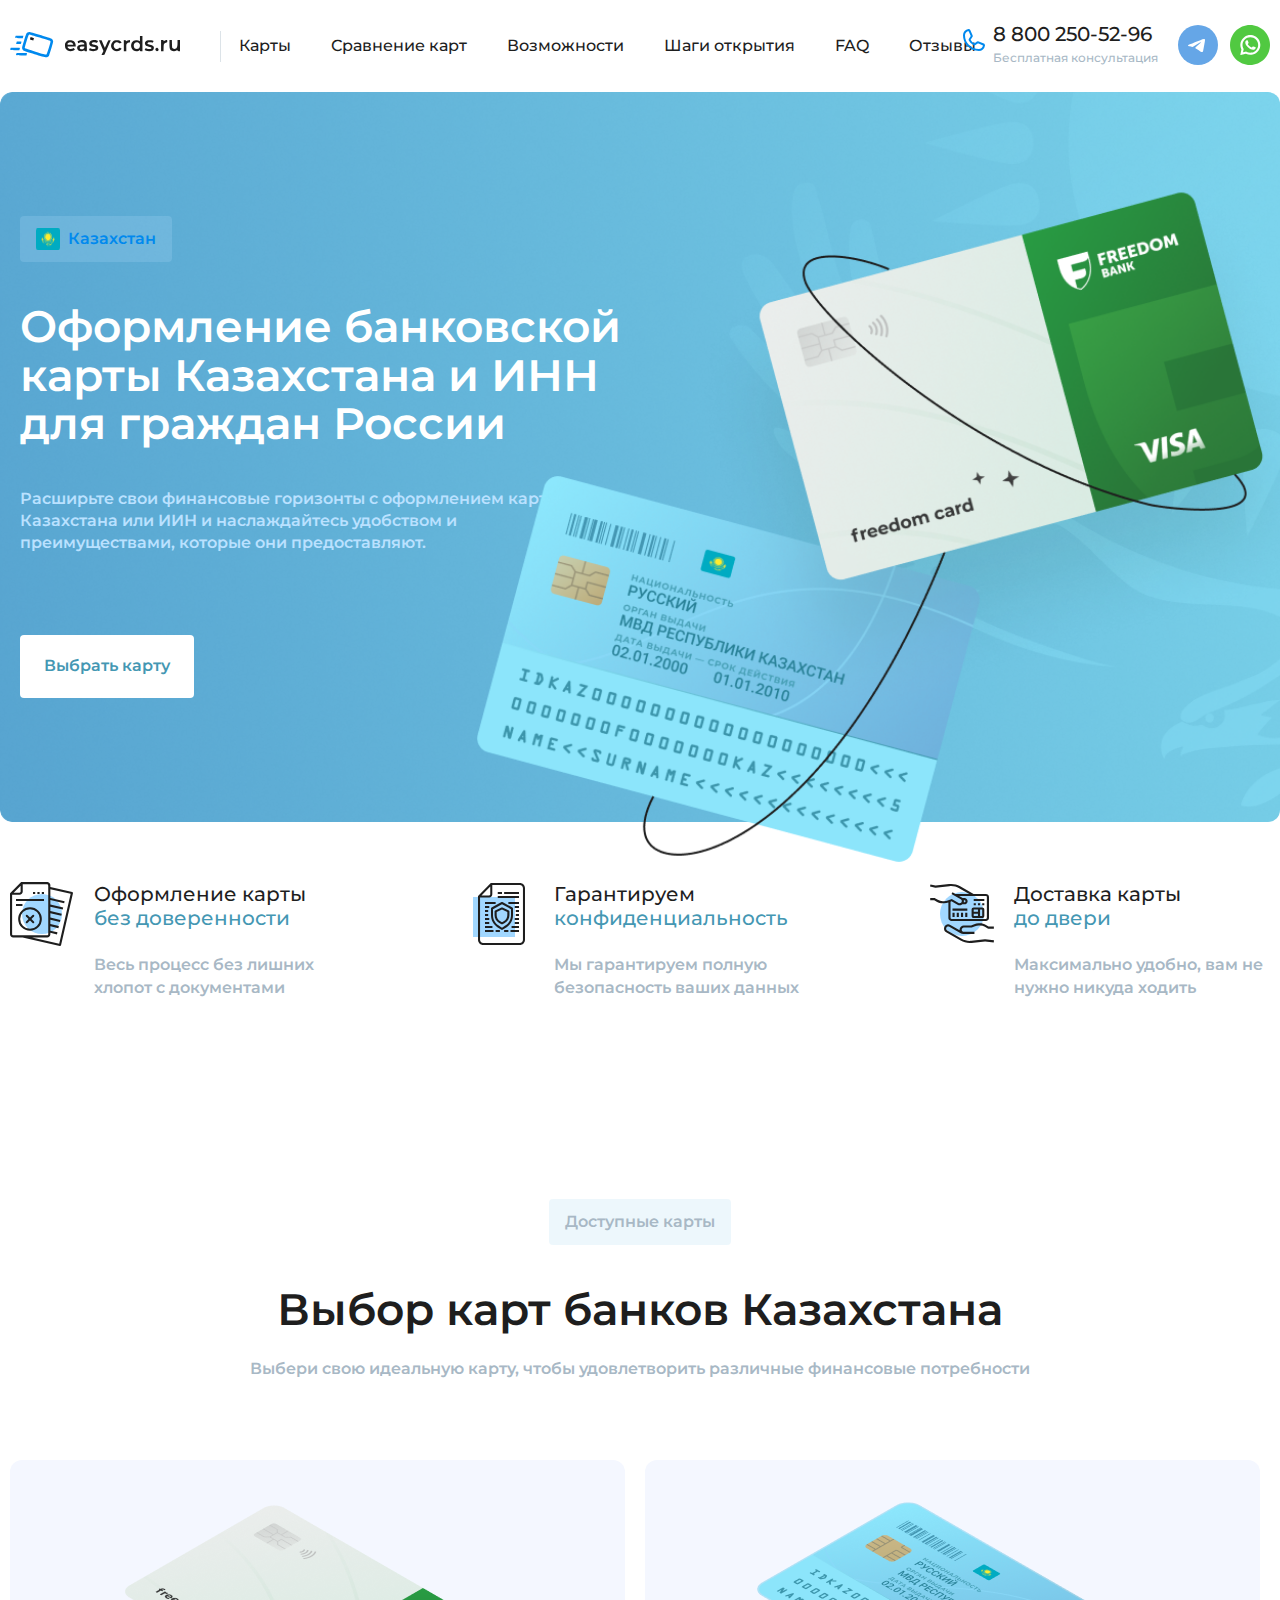
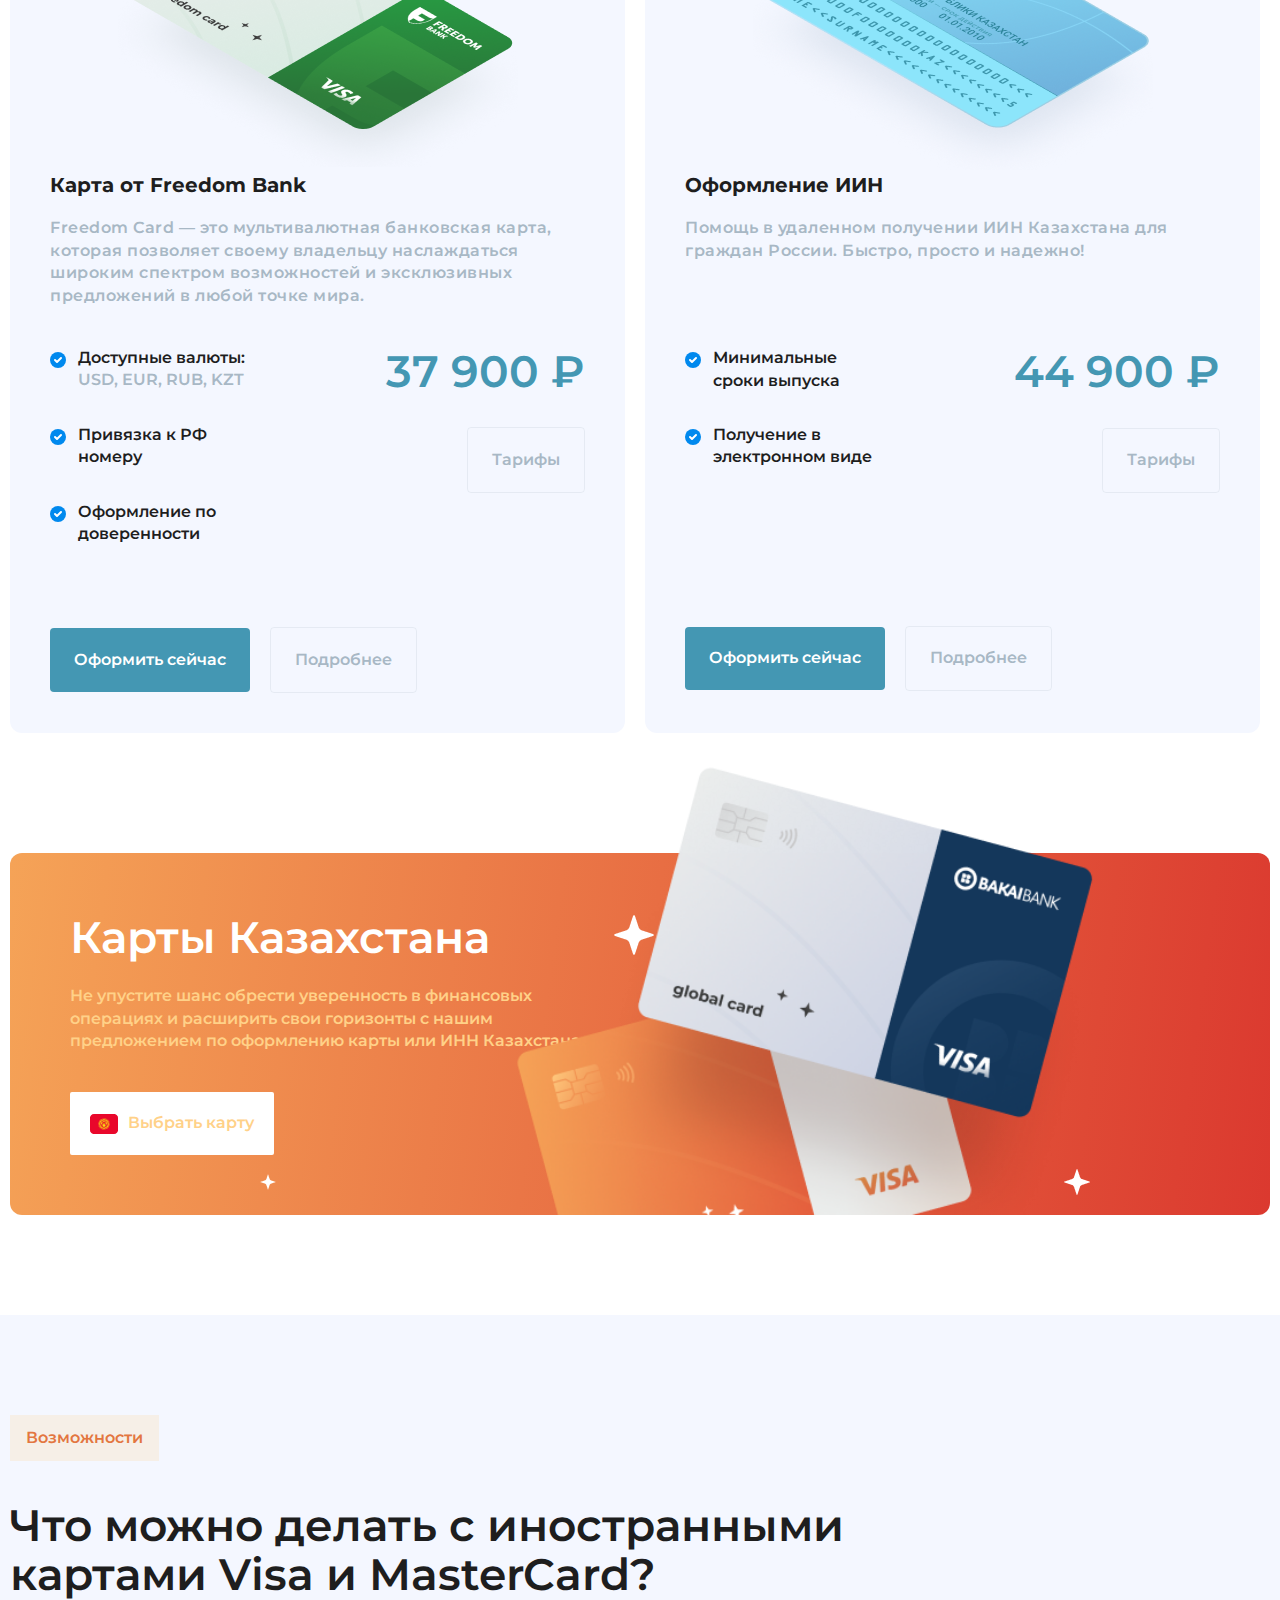
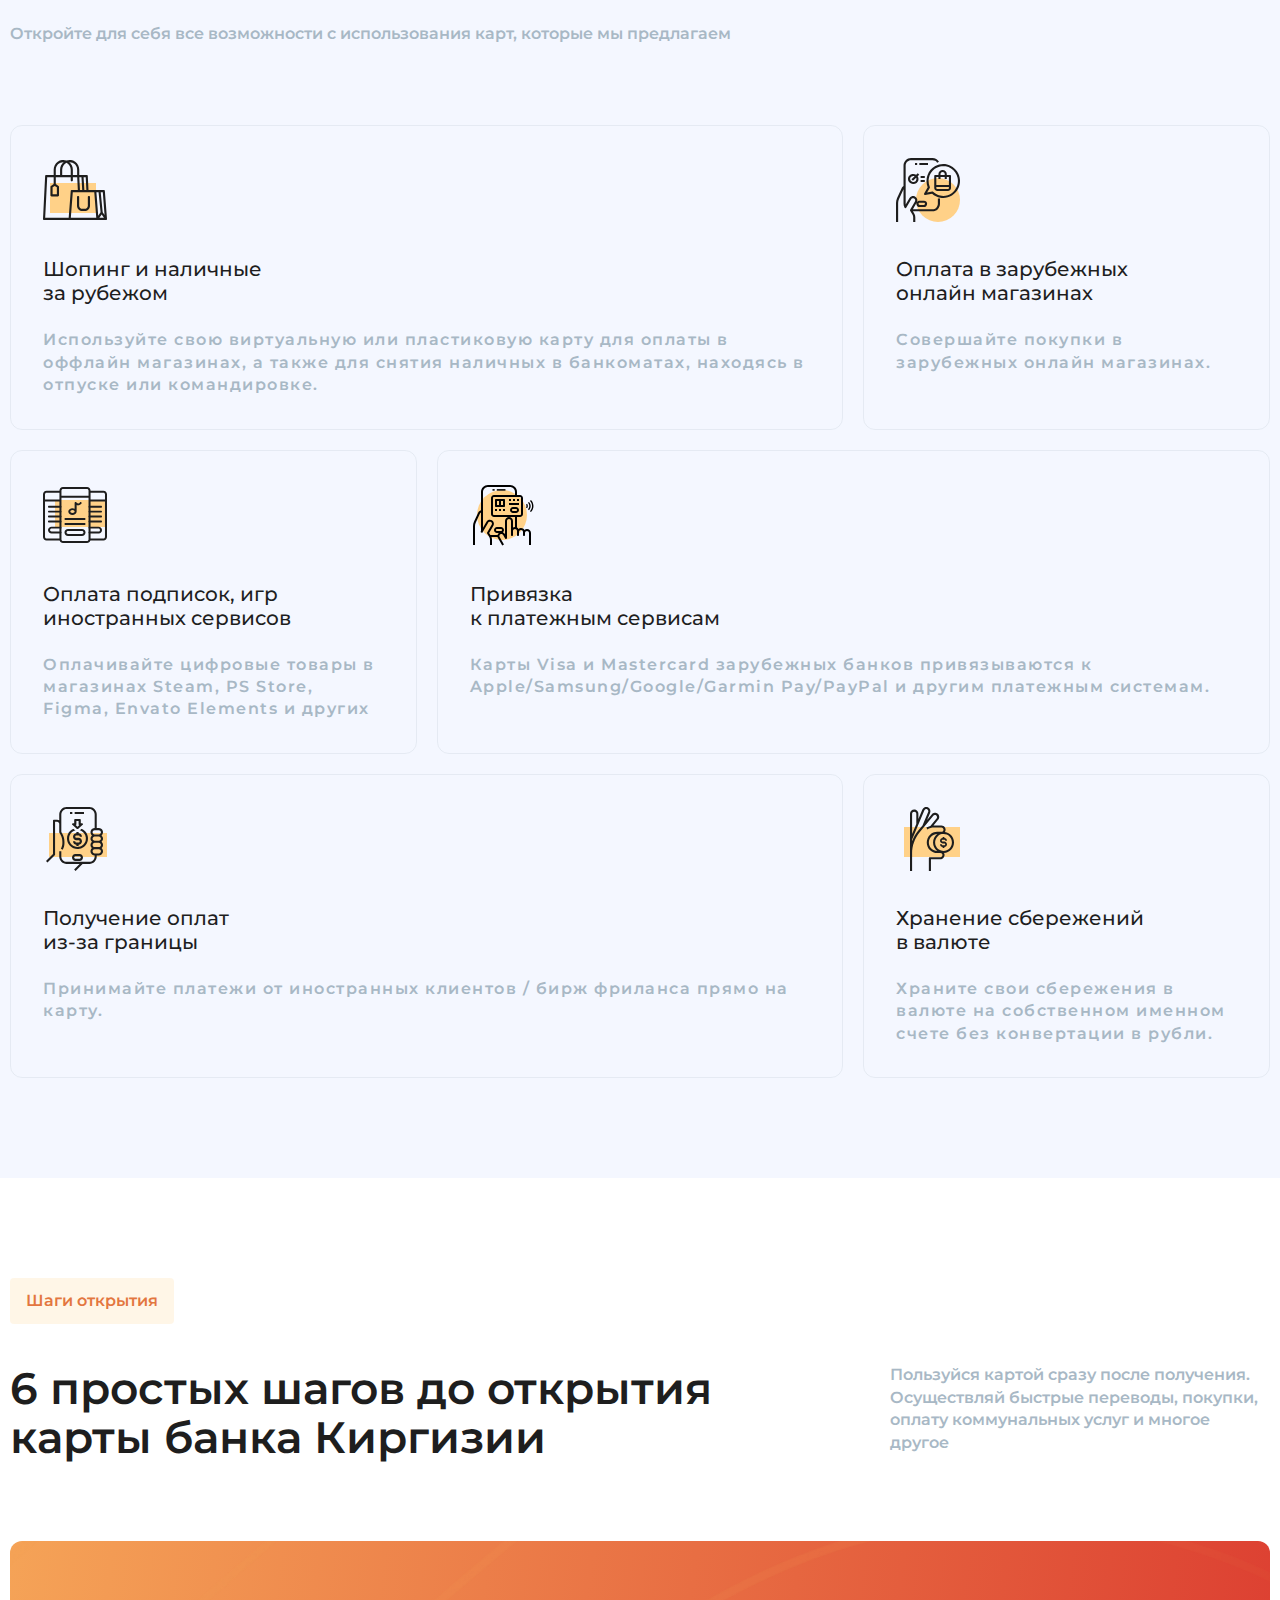
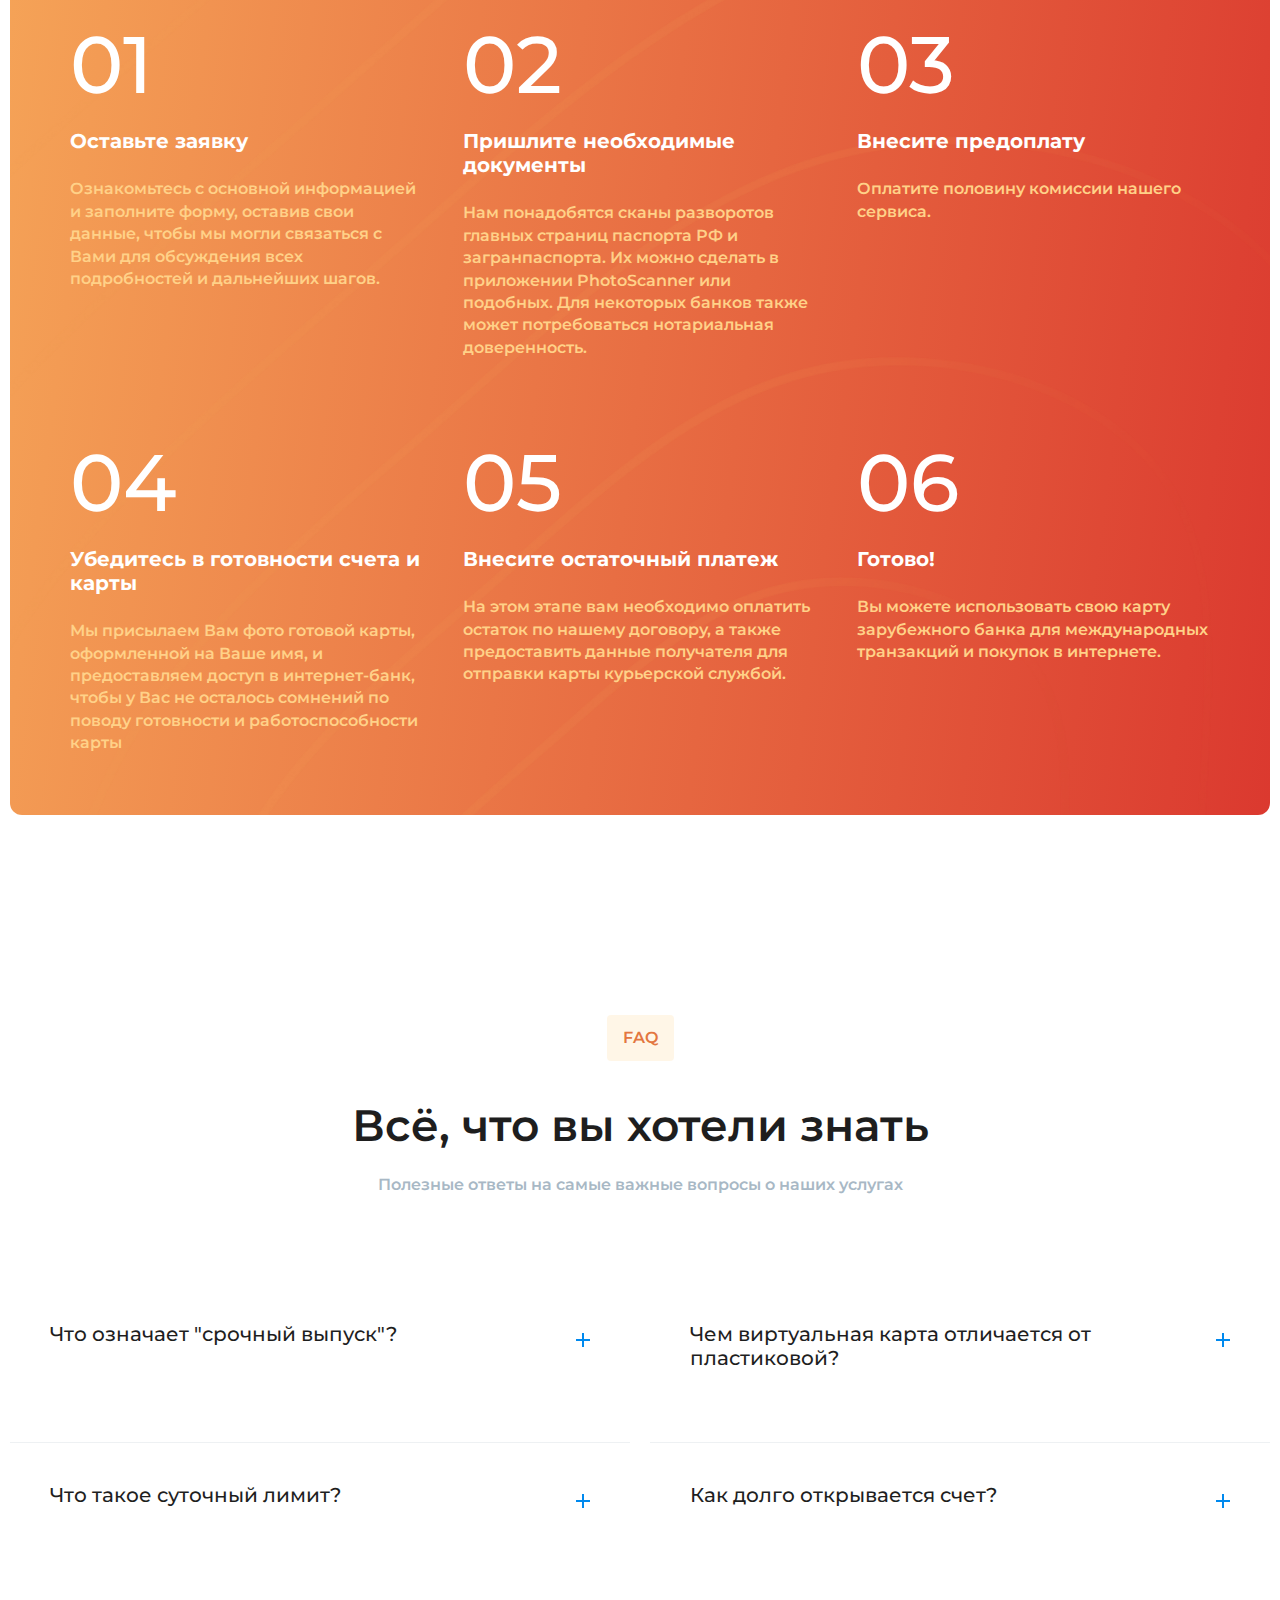
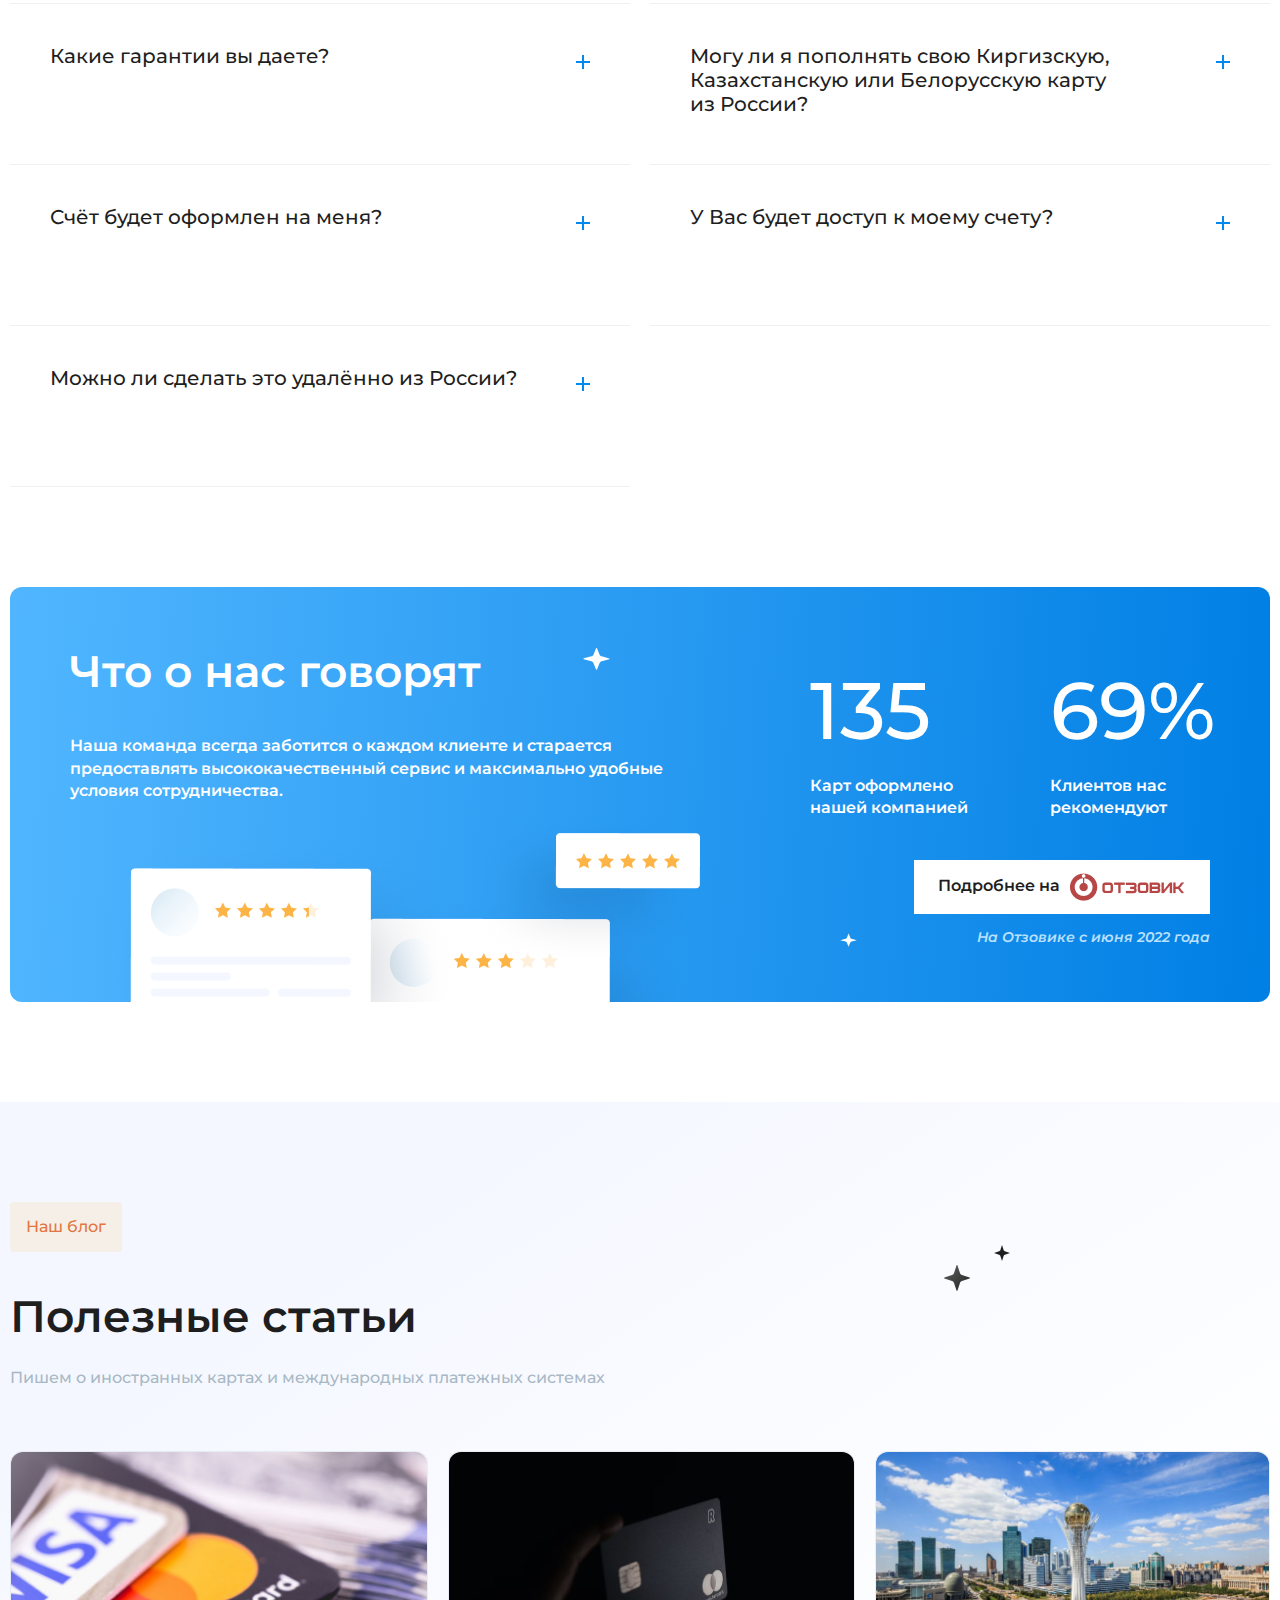
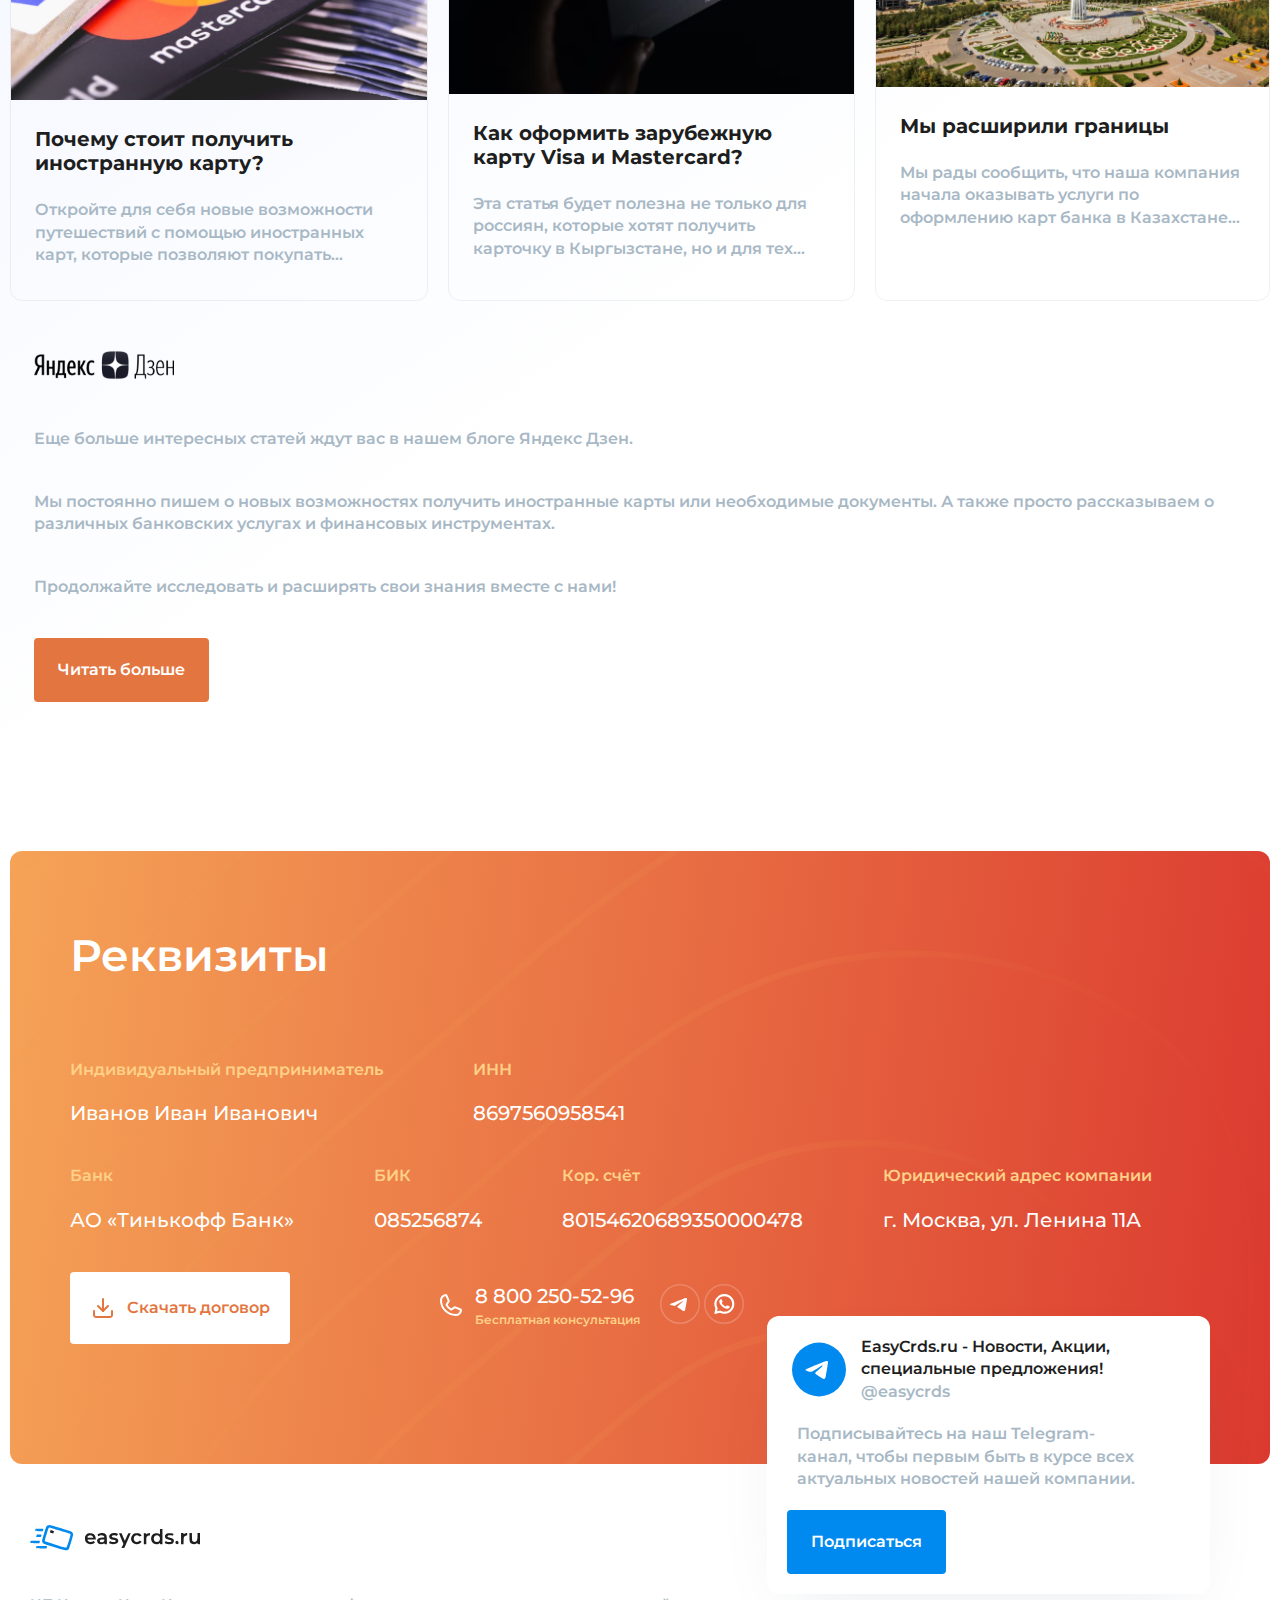
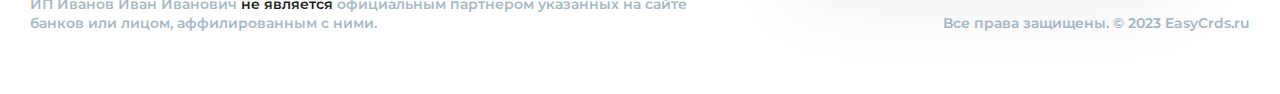
<file: kazahstan.html>
<!DOCTYPE html>
<html lang="en">
<head>
  <meta charset="UTF-8">
  <meta http-equiv="X-UA-Compatible" content="IE=edge">
  <meta name="viewport" content="width=device-width, initial-scale=1.0">
  <link rel="preconnect" href="https://fonts.googleapis.com">
  <link rel="preconnect" href="https://fonts.gstatic.com" crossorigin>
  <link href="https://fonts.googleapis.com/css2?family=Montserrat:wght@400;500;600&display=swap" rel="stylesheet">
  <link href="./css/reset.css" rel="stylesheet">
  <link href="./css/normalize.css" rel="stylesheet">
  <link href="./css/main.css" rel="stylesheet">
  <link rel="icon" type="image/png" href="./img/favico.png">
  <title>EasyCards|Казахстан</title>
</head>
<body>
  <header class="header">
    <div class="header-top">
      <div class="header-top__wrapper">
        <a href="#" class="header-top__logo">
          <img src="./img/logo.svg" alt="logo">
        </a>
        <div class="header-top__menu">
          <nav class="header-menu">
            <ul>
              <li><a class="hader-minu__link" href="#">Карты</a></li>
              <li><a class="hader-minu__link" href="#">Сравнение карт</a></li>
              <li><a class="hader-minu__link" href="#">Возможности</a></li>
              <li><a class="hader-minu__link" href="#">Шаги открытия</a></li>
              <li><a class="hader-minu__link" href="#">FAQ</a></li>
              <li><a class="hader-minu__link" href="#">Отзывы</a></li>
            </ul>
          </nav>
        </div>
        <div class="header-top__contacts">
          <div class="header-top__phone">
            <a href="tel:88002505296">8 800 250-52-96</a>
            <p>Бесплатная консультация</p>
          </div>
          <div class="header-top__social">
            <a href="#">
              <img src="./img/tg-btn.svg" alt="telegram">
            </a>
            <a href="#">
              <img src="./img/whp-btn.svg" alt="whatsap">
            </a>
          </div>
        </div>
      </div>
    </div>
    <div class="header-main">
      <div class="header-main__wrapper --country --kazahstan">
        <div class="header-main__container">   
          <div class="header-main__title">
            <img src="./img/flag_kazakhstan.png" alt="flag_kazakhstan">
            <p>Казахстан</p>
          </div>
          <div class="header-main__description">
            <h1>Оформление банковской карты Казахстана и ИНН 
              для граждан России</h1>
            <p>Расширьте свои финансовые горизонты с оформлением  карты Казахстана или ИИН и наслаждайтесь удобством и преимуществами, которые они предоставляют.</p>
            <a class="button-select" href="#">Выбрать карту</a>
          </div>
        </div>
        <div class="header-main__img">
          <img src="./img/header-main__cards__kazahstan.png" alt="header_cards">
        </div>
      </div>
      <div class="header-main__right-img --country">
        <img src="./img/header-main__rigt.png" alt="right-card">
      </div>
    </div>
    <div class="header-benefit">
      <div class="container">
        <div class="header-benefit__wrapper">
          <div class="header-benefit__item">
            <div class="header-benefit__inner">
              <img src="./img/benefit-registration.svg" alt="registration">
            </div>
            <div class="header-benefit__inner">
              <div class="header-benefit__title --kazahstan">
                <p>Оформление карты<br><span>без доверенности</span></p>
              </div>
              <p>Весь процесс без лишних хлопот с документами</p>
            </div>
          </div>
          <div class="header-benefit__item">
            <div class="header-benefit__inner">
              <img src="./img/benefit-guarantie.svg" alt="guarantie">
            </div>
            <div class="header-benefit__inner">
              <div class="header-benefit__title --kazahstan">
                <p>Гарантируем<br><span>конфиденциальность</span></p>
              </div>
              <p>Мы гарантируем полную безопасность ваших данных</p>
            </div>
          </div>
          <div class="header-benefit__item">
            <div class="header-benefit__inner">
              <img src="./img/benefit-delivery.svg" alt="delivery">
            </div>
            <div class="header-benefit__inner">
              <div class="header-benefit__title --kazahstan">
                <p>Доставка карты<br><span>до двери</span></p>
              </div>
              <p>Максимально удобно, вам не нужно никуда ходить</p>
            </div>
          </div>
        </div>
      </div>
    </div>
  </header>
  <section class="price ">
    <div class="container">
      <div class="price__title">
        <div class="title__accent --kazahstan">
          <p>Доступные карты</p>
        </div>
        <h2>Выбор карт банков Казахстана</h2>
        <p>Выбери свою идеальную карту, чтобы удовлетворить различные финансовые потребности</p>
      </div>
      <div class="price-wrapper --country">
        <div class="price-cards">
          <div class="price-cards__item">
            <div class="price-cards__inner">
              <div class="price-cards__img">
                <img src="./img/freedom-card_45deg.png" alt="freedom-card">
              </div>
            </div>
            <div class="price-cards__inner">
              <div class="price-cards__banner">
                <img src="./img/flag_kyrgyzstan.png" alt="flag_kyrgyzstan">
                <p>Киргизия</p>
              </div>
              <div class="price-cards__title">
                <h3>Карта от Freedom Bank</h3>
                <img src="./img/flag_kyrgyzstan.png" alt="flag_kyrgyzstan">
              </div>
              <img class="price-cards__mobile" src="./img/freedom-card.png" alt="baikal-card">
              <p>Freedom Card — это мультивалютная банковская карта, которая позволяет своему владельцу наслаждаться широким спектром возможностей и эксклюзивных предложений в любой точке мира.</p>
              <div class="price-cards__benefit">
                <ul>
                  <li>Доступные валюты:
                    <span>USD, EUR, RUB, KZT</span>
                  </li>
                  <li>Привязка к РФ номеру</li>
                  <li>Оформление по доверенности</li>
                </ul>
                <div class="price-cards__price">
                  <a class="button-detaled" href="#" >Тарифы</a>
                  <div class="price-cards__price-value --kazahstan">37 900<span> ₽</span></div>
                </div>
              </div>
            </div>  
          </div>
          <div class="price-cards__footer">
            <div class="price-cards__cta">
              <a class="button-select --kazahstan" href="#" >Оформить сейчас</a>
              <a class="button-detaled" href="#" >Подробнее</a>
            </div>
          </div>  
        </div>
        <div class="price-cards">
          <div class="price-cards__item --kazahstan">
            <div class="price-cards__inner">
              <div class="price-cards__img">
                <img src="./img/banner-card_45deg.png" alt="inn_img">
              </div>
            </div>
            <div class="price-cards__inner">
              <div class="price-cards__banner">
                <img src="./img/flag_kyrgyzstan.png" alt="flag_kyrgyzstan">
                <p>Киргизия</p>
              </div>
              <div class="price-cards__title">
                <h3>Оформление ИИН</h3>
                <img src="./img/flag_kyrgyzstan.png" alt="flag_kyrgyzstan">
              </div>
              <img class="price-cards__mobile" src="./img/bakai-card.png" alt="inn_img">
              <p>Помощь в удаленном получении ИИН Казахстана для граждан России. Быстро, просто и надежно!</p>
              <div class="price-cards__benefit">
                <ul>
                  <li>Минимальные сроки выпуска</li>
                  <li>Получение в электронном виде</li>
                </ul>
                <div class="price-cards__price">
                  <a class="button-detaled" href="#" >Тарифы</a>
                  <div class="price-cards__price-value --kazahstan">44 900 <span> ₽</span></div>
                </div>
              </div>
            </div>
          </div>
          <div class="price-cards__footer">
            <div class="price-cards__cta">
              <a class="button-select --kazahstan" href="#" >Оформить сейчас</a>
              <a class="button-detaled" href="#" >Подробнее</a>
            </div> 
          </div>  
        </div>
      </div>
    </div>
  </section>
  <section class="banner-detailed --kyrgyzstan">
    <div class="container">
      <div class="banner-detailed__item">
        <div class="banner-detailed__inner">
          <h3>Карты Казахстана</h3>
          <p>Не упустите шанс обрести уверенность в финансовых операциях и расширить свои горизонты с нашим предложением по оформлению карты или ИНН Казахстана. </p>
          <div class="banner-detailed__cta">
            <a href="#" class="banner-detailed__link" ><img src="./img/flag_kyrgyzstan.png" alt="flag_kazakhstan"><p>Выбрать карту</p></a>
          </div>
          <img class="banner-detailed__stars-1" src="./img/stars_1_white.png" alt="stars">
          <img class="banner-detailed__stars-2" src="./img/stars_2_white.png" alt="stars">
          
        </div>
        <div class="banner-detailed__inner">
          <div class="banner-detailed__img">
            <img src="./img/banner_detaled_kyrgyzstan.png" alt="banner-detailed">
          </div>
          <img class="banner-detailed__stars-3" src="./img/stars_3_white.png" alt="stars">
        </div>
      </div>
    </div>
  </section>
  <section class="scope">
    <div class="container">
      <div class="scope-top">
        <div class="scope-title --kyrgyzstan">Возможности</div>
        <h2>Что можно делать с иностранными картами Visa и MasterCard? </h2>
        <div class="scope-description">Откройте для себя все возможности с использования карт, которые мы предлагаем</div>
      </div>
      <div class="scope-grid">
        <div class="scope-grid__item">
          <img src="./img/greed_shopping_orange.svg" alt="greed_shopping">
          <div class="scope-grid__title">Шопинг и наличные <br>
            за рубежом</div>
          <div class="scope-grid__text">Используйте свою виртуальную или пластиковую карту для оплаты в оффлайн магазинах, а также для снятия наличных в банкоматах, находясь в отпуске или командировке.</div>
        </div>
        <div class="scope-grid__item">
          <img src="./img/greed_sale_orange.svg" alt="greed_sale">
          <div class="scope-grid__title">Оплата в зарубежных <br> 
            онлайн магазинах</div>
          <div class="scope-grid__text">Совершайте покупки в зарубежных онлайн магазинах.</div>
        </div>
        <div class="scope-grid__item">
          <img src="./img/greed_services_orange.svg" alt="greed_services">
          <div class="scope-grid__title">Оплата подписок, игр <br>
            иностранных сервисов</div>
          <div class="scope-grid__text">Оплачивайте цифровые товары в магазинах Steam, PS Store, Figma, Envato Elements и других</div>
        </div>
        <div class="scope-grid__item">
          <img src="./img/greed_eqaring_orange.svg" alt="greed_eqaring">
          <div class="scope-grid__title">Привязка <br>
            к платежным сервисам</div>
          <div class="scope-grid__text">Карты Visa и Mastercard зарубежных банков привязываются к Apple/Samsung/Google/Garmin Pay/PayPal и другим платежным системам.</div>
        </div>
        <div class="scope-grid__item">
          <img src="./img/greed_comming_orange.svg" alt="greed_comming">
          <div class="scope-grid__title">Получение оплат <br>
            из-за границы</div>
          <div class="scope-grid__text">Принимайте платежи от иностранных клиентов / бирж фриланса прямо на карту.</div>
        </div>
        <div class="scope-grid__item">
          <img src="./img/greed_saving_orange.svg" alt="greed_saving">
          <div class="scope-grid__title">Хранение сбережений <br>
            в валюте</div>
          <div class="scope-grid__text">Храните свои сбережения в валюте на собственном именном счете без конвертации в рубли.</div>
        </div>
      </div>
    </div>
  </section>
  <section class="steps">
    <div class="container">
      <div class="steps-title --kyrgyzstan">Шаги открытия</div>
      <div class="steps-top">
        <div class="steps-top__inner">
          <h2>6 простых шагов до открытия карты банка Киргизии</h2>
        </div>
        <div class="steps-top__inner">
          <p>Пользуйся картой сразу после получения. Осуществляй быстрые переводы, покупки, оплату коммунальных услуг и многое другое</p>
        </div>
      </div>
      <div class="steps-main --kyrgyzstan">
        <div class="steps-main__item">
          <div class="steps-main__num">01</div>
          <div class="steps-main__title"><h3>Оставьте заявку</h3></div>        
          <p>Ознакомьтесь с основной информацией и заполните форму, оставив свои данные, чтобы мы могли связаться с Вами для обсуждения всех подробностей и дальнейших шагов.</p>
        </div>
        <div class="steps-main__item">
          <div class="steps-main__num">02</div>
          <div class="steps-main__title"><h3>Пришлите необходимые документы</h3></div>          
          <p>Нам понадобятся сканы разворотов главных страниц паспорта РФ и загранпаспорта. Их можно сделать в приложении PhotoScanner или подобных. Для некоторых банков также может потребоваться нотариальная доверенность.</p>
        </div>
        <div class="steps-main__item">
          <div class="steps-main__num">03</div>
          <div class="steps-main__title"><h3>Внесите предоплату</h3></div>
          <p>Оплатите половину комиссии нашего сервиса.</p>
        </div>
        <div class="steps-main__item">
          <div class="steps-main__num">04</div>
          <div class="steps-main__title"><h3>Убедитесь в готовности 
            счета и карты</h3></div>
          <p>Мы присылаем Вам фото готовой карты, оформленной на Ваше имя, и предоставляем доступ в интернет-банк, чтобы у Вас не осталось сомнений по поводу готовности и работоспособности карты</p>
        </div>
        <div class="steps-main__item">
          <div class="steps-main__num">05</div>
          <div class="steps-main__title"><h3>Внесите остаточный платеж</h3></div>         
          <p>На этом этапе вам необходимо оплатить остаток по нашему договору, а также предоставить данные получателя для отправки карты курьерской службой.</p>
        </div>
        <div class="steps-main__item">
          <div class="steps-main__num">06</div>
          <div class="steps-main__title"><h3>Готово!</h3></div>         
          <p>Вы можете использовать свою карту зарубежного банка для международных транзакций и покупок в интернете.</p>
        </div>
      </div>
      <div class="steps-img --country">
        <img src="./img/steps_cards.png" alt="steps_cards">
      </div>
    </div>
  </section>
  <section class="faq">
    <div class="container">
      <div class="faq-top">
        <div class="faq-top__title --kyrgyzstan">FAQ</div>
        <h2>Всё, что вы хотели знать</h2>
        <p>Полезные ответы на самые важные вопросы о наших услугах</p>
      </div>
      <div class="faq-item">
        <div class="faq-inner">
          <div class="faq-block">
            <div class="faq-block__request">
              <div class="faq-block__question">Что означает "срочный выпуск"?</div>
              <div class="faq-block__responce">
                <p>Сроки выпуска карты в самих банках Киргизии обычно варьируются от 7 до 14 дней. Воспользовавшись услугой срочного выпуска, это время уменьшается до 2-3 дней. Уточняйте подробности в подержке на сайте.</p>
              </div>
            </div>
          </div>
          <div class="faq-block">
            <div class="faq-block__request">
              <div class="faq-block__question">Что такое суточный лимит?</div>
              <div class="faq-block__responce">
                <p>Lorem ipsum dolor sit amet consectetur adipisicing elit. Sapiente nesciunt ab totam repellendus alias dignissimos perferendis dicta impedit, atque praesentium nemo eligendi autem doloribus ullam? Impedit corrupti minus alias assumenda.</p>
              </div>
            </div>
          </div>
          <div class="faq-block">
            <div class="faq-block__request">
              <div class="faq-block__question">Какие гарантии вы даете?</div>
              <div class="faq-block__responce">
                <p>Lorem ipsum dolor sit amet consectetur adipisicing elit. Sapiente nesciunt ab totam repellendus alias dignissimos perferendis dicta impedit, atque praesentium nemo eligendi autem doloribus ullam? Impedit corrupti minus alias assumenda.</p>
              </div>
            </div>
          </div>
          <div class="faq-block">
            <div class="faq-block__request">
              <div class="faq-block__question">Счёт будет оформлен на меня?</div>
              <div class="faq-block__responce">
                <p>Lorem ipsum dolor sit amet consectetur adipisicing elit. Sapiente nesciunt ab totam repellendus alias dignissimos perferendis dicta impedit, atque praesentium nemo eligendi autem doloribus ullam? Impedit corrupti minus alias assumenda.</p>
              </div>
            </div>
          </div>
          <div class="faq-block">
            <div class="faq-block__request">
              <div class="faq-block__question">Можно ли сделать это удалённо из России?</div>
              <div class="faq-block__responce">
                <p>Lorem ipsum dolor sit amet consectetur adipisicing elit. Sapiente nesciunt ab totam repellendus alias dignissimos perferendis dicta impedit, atque praesentium nemo eligendi autem doloribus ullam? Impedit corrupti minus alias assumenda.</p>
              </div>
            </div>
          </div>
        </div>
        <div class="faq-inner">
          <div class="faq-block">
            <div class="faq-block__request">
              <div class="faq-block__question">Чем виртуальная карта отличается от пластиковой?</div>
              <div class="faq-block__responce">
                <p>Lorem ipsum dolor sit amet consectetur adipisicing elit. Debitis ipsam vel quidem dolores accusamus ab dolor necessitatibus reprehenderit, a dolorum expedita nobis autem, quod itaque inventore sunt commodi nesciunt praesentium?</p>
              </div>
            </div>
          </div>
          <div class="faq-block">
            <div class="faq-block__request">
              <div class="faq-block__question">Как долго открывается счет?</div>
              <div class="faq-block__responce">
                <p>Lorem ipsum dolor sit amet consectetur adipisicing elit. Debitis ipsam vel quidem dolores accusamus ab dolor necessitatibus reprehenderit, a dolorum expedita nobis autem, quod itaque inventore sunt commodi nesciunt praesentium?</p>
              </div>
            </div>
          </div>
          <div class="faq-block">
            <div class="faq-block__request">
              <div class="faq-block__question">Могу ли я пополнять свою Киргизскую, Казахстанскую или Белорусскую карту <br> из России?</div>
              <div class="faq-block__responce">
                <p>Lorem ipsum dolor sit amet consectetur adipisicing elit. Debitis ipsam vel quidem dolores accusamus ab dolor necessitatibus reprehenderit, a dolorum expedita nobis autem, quod itaque inventore sunt commodi nesciunt praesentium?</p>
              </div>
            </div>
          </div>
          <div class="faq-block">
            <div class="faq-block__request">
              <div class="faq-block__question">У Вас будет доступ к моему счету?</div>
              <div class="faq-block__responce">
                <p>Lorem ipsum dolor sit amet consectetur adipisicing elit. Debitis ipsam vel quidem dolores accusamus ab dolor necessitatibus reprehenderit, a dolorum expedita nobis autem, quod itaque inventore sunt commodi nesciunt praesentium?</p>
              </div>
            </div>
          </div>
        </div>
      </div>
    </div>
  </section>
  <section class="banner-feedback">
    <div class="container">
      <div class="banner-feedback__item">
        <div class="banner-feedback__inner">
            <h2>Что о нас говорят</h2>
            <p>Наша команда всегда заботится о каждом клиенте и старается предоставлять высококачественный сервис и максимально удобные условия сотрудничества.</p>
            <div class="banner-feedback__cards">
              <div class="banner-feedback__cards--1">
                <img src="./img/banner_feedback_card_1.png" alt="card_1">
              </div>
              <div class="banner-feedback__cards--2">
                <img src="./img/banner_feedback_card_2.png" alt="card_2">
              </div>
              <div class="banner-feedback__cards--3">
                <img src="./img/banner_feedback_card_3.png" alt="card_3">
              </div>
            </div>
            <img class="banner-feedback__stars--1" src="./img/banner_feedback_stars_1.svg" alt="stars-1">
        </div>       
        <div class="banner-feedback__inner">
          <div class="banner-feedback__parametr">
            <div class="banner-feedback__indicator">
              <div class="banner-feedback__indicator-value">135</div>
              <p>Карт оформлено 
                нашей компанией</p>
            </div>
            <div class="banner-feedback__indicator">
              <div class="banner-feedback__indicator-value">69%</div>
              <p>Клиентов нас 
                рекомендуют</p>
            </div>
          </div>
          <div class="banner-feedback__otzovik">
            <a class="banner-feedback__link" href="#">
              <p>Подробнее на</p>
              <img src="./img/otzovik.png" alt="otzovik">
            </a>
            <p>На Отзовике с июня 2022 года</p>
          </div>
          <img class="banner-feedback__stars--2" src="./img/banner_feedback_stars_2.svg" alt="stars-2">
        </div> 
      </div>
    </div>
  </section>
  <section class="blog">
    <div class="container">
      <div class="blog-top">
        <div class="blog-top__title --kyrgyzstan">Наш блог</div>
        <h2>Полезные статьи</h2>
        <p>Пишем о иностранных картах и международных платежных системах</p>
        <img class="blog-top__stars--1" src="./img/black_srar_big.svg" alt="star">
        <img class="blog-top__stars--2" src="./img/black_srar_small.svg" alt="star">
      </div>
      <div class="blog-articles">
        <a class="blog-article">
          <div class="blog-article__img">
            <img src="./img/article_1.png" alt="article_1">
          </div>
          <div class="blog-article__main">
            <div class="blog-article__title">
              <h3>Почему стоит получить иностранную карту?</h3>
            </div>
            <div class="blog-article__prev">
              <p>Откройте для себя новые возможности путешествий с помощью иностранных карт, которые позволяют покупать...</p>
          </div>
          </div>
        </a>
        <a class="blog-article">
          <div class="blog-article__img">
            <img src="./img/article_2.png" alt="article_2">
          </div>
          <div class="blog-article__main">
            <div class="blog-article__title">
              <h3>Как оформить зарубежную карту Visa и Mastercard?</h3>
            </div>
            <div class="blog-article__prev">
              <p>Эта статья будет полезна не только для россиян, которые хотят получить карточку в Кыргызстане, но и для тех...</p>
          </div>
          </div>
        </a>
        <a class="blog-article">
          <div class="blog-article__img">
            <img src="./img/article_3.png" alt="article_3">
          </div>
          <div class="blog-article__main">
            <div class="blog-article__title">
              <h3>Мы расширили границы</h3>
            </div>
            <div class="blog-article__prev">
              <p>Мы рады сообщить, что наша компания начала оказывать услуги по оформлению карт банка в Казахстане...</p>
          </div>
          </div>
        </a>
      </div>
      <div class="blog-dzen">
        <div class="blog-dzen__logo">
          <img src="./img/yadex-dzen.svg" alt="yadex-dzen">
        </div>
        <p>Еще больше интересных статей ждут вас в нашем блоге Яндекс Дзен. </p>
        <p>Мы постоянно пишем о новых возможностях получить иностранные карты или необходимые документы. А также просто рассказываем о различных банковских услугах и финансовых инструментах.</p>
        <p>Продолжайте исследовать и расширять свои знания вместе с нами!</p>
        <a class="blog-dzen__link --kyrgyzstan" href="">Читать больше</a>
      </div>
    </div> 
  </section>
  <section class="requisites">
    <div class="container">
      <div class="requisites-wrapper --kyrgyzstan">
        <h3>Реквизиты</h3>
        <div class="requisites-item">
          <div class="requisites-inner">
            <div class="requisites-title">Индивидуальный предприниматель</div>
            <div class="requisites-value">Иванов Иван Иванович</div>
          </div>
          <div class="requisites-inner">
            <div class="requisites-title">ИНН</div>
            <div class="requisites-value">8697560958541</div>
          </div>
        </div>
        <div class="requisites-item">
          <div class="requisites-inner">
            <div class="requisites-title">Банк</div>
            <div class="requisites-value">АО «Тинькофф Банк»</div>
          </div>
          <div class="requisites-inner">
            <div class="requisites-title">БИК</div>
            <div class="requisites-value">085256874</div>
          </div>
          <div class="requisites-inner">
            <div class="requisites-title">Кор. счёт</div>
            <div class="requisites-value">80154620689350000478</div>
          </div>
          <div class="requisites-inner">
            <div class="requisites-title">Юридический адрес компании</div>
            <div class="requisites-value">г. Москва, ул. Ленина 11А</div>
          </div>
        </div>
        <div class="requisites-item">
          <div class="requisites-inner">
            <a class="requisites-download" href="#" download="#">
              <img src="./img/req_download_orange.svg" alt="req_download">
              <p>Скачать договор</p>
            </a>
          </div>
          <div class="requisites-inner">
            <div class="requisites-contact">
              <div class="requisites-phone">
                <a class="requisites-phone__number" href="tel:+78002505296" p>8 800 250-52-96</a>
                <p>Бесплатная консультация</p>
              </div>
              <div class="requisites-social">
                <a href="#">
                  <img src="./img/req_tg-btn.svg" alt="req_tg-btn">
                </a>
                <a href="#">
                  <img src="./img/req_whp-btn.svg" alt="req_whp-btn">
                </a>
              </div>
            </div>
          </div>
          <div class="requisites-inner"></div>
        </div>
        <div class="requisites-telegram">
          <div class="requisites-telegram__title">
            <img src="./img/req_telegram.svg" alt="req_telegram">
            <h3>EasyCrds.ru - Новости, Акции, специальные предложения! <span>@easycrds</span> </h3>
          </div>
          <div class="requisites-telegram__text">
            <p>Подписывайтесь на наш Telegram-канал, чтобы первым быть в курсе всех актуальных новостей нашей компании.</p>
          </div>
          <a class="requisites-telegram__subscribe" href="#">Подписаться</a>
        </div>
      </div>
    </div>
  </section>
  <footer class="footer">
    <div class="container">     
      <div class="footer-logo">
        <img src="./img/logo.svg" alt="logo">
      </div>
      <div class="footer-item">
        <div class="footer-inner">
          <p>ИП Иванов Иван Иванович <span>не является</span> официальным партнером указанных на сайте банков или лицом, аффилированным с ними.</p>
        </div>
        <div class="footer-inner">
          <p>Все права защищены. © 2023 EasyCrds.ru</p>
        </div>
      </div>
    </div>
  </footer>
  <script src="./js/main.js"></script>
</body>
</html>
</file>
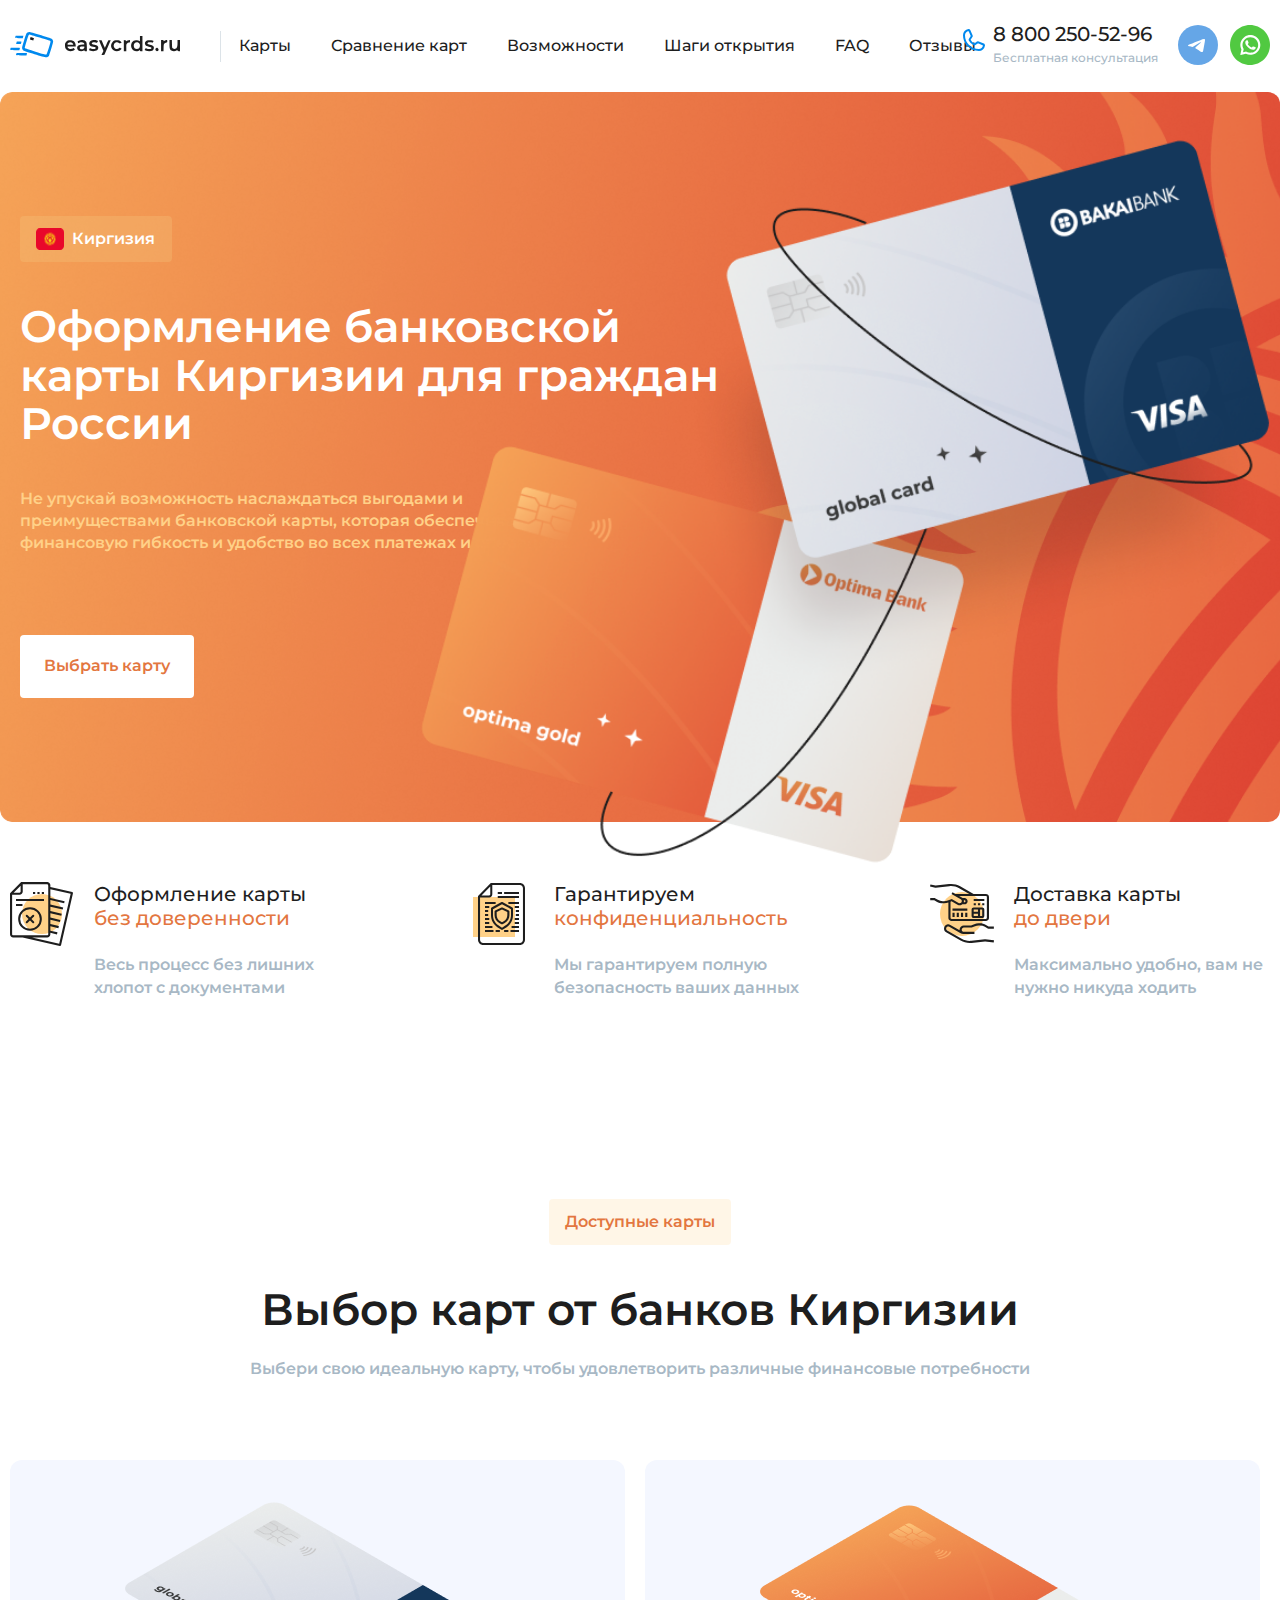
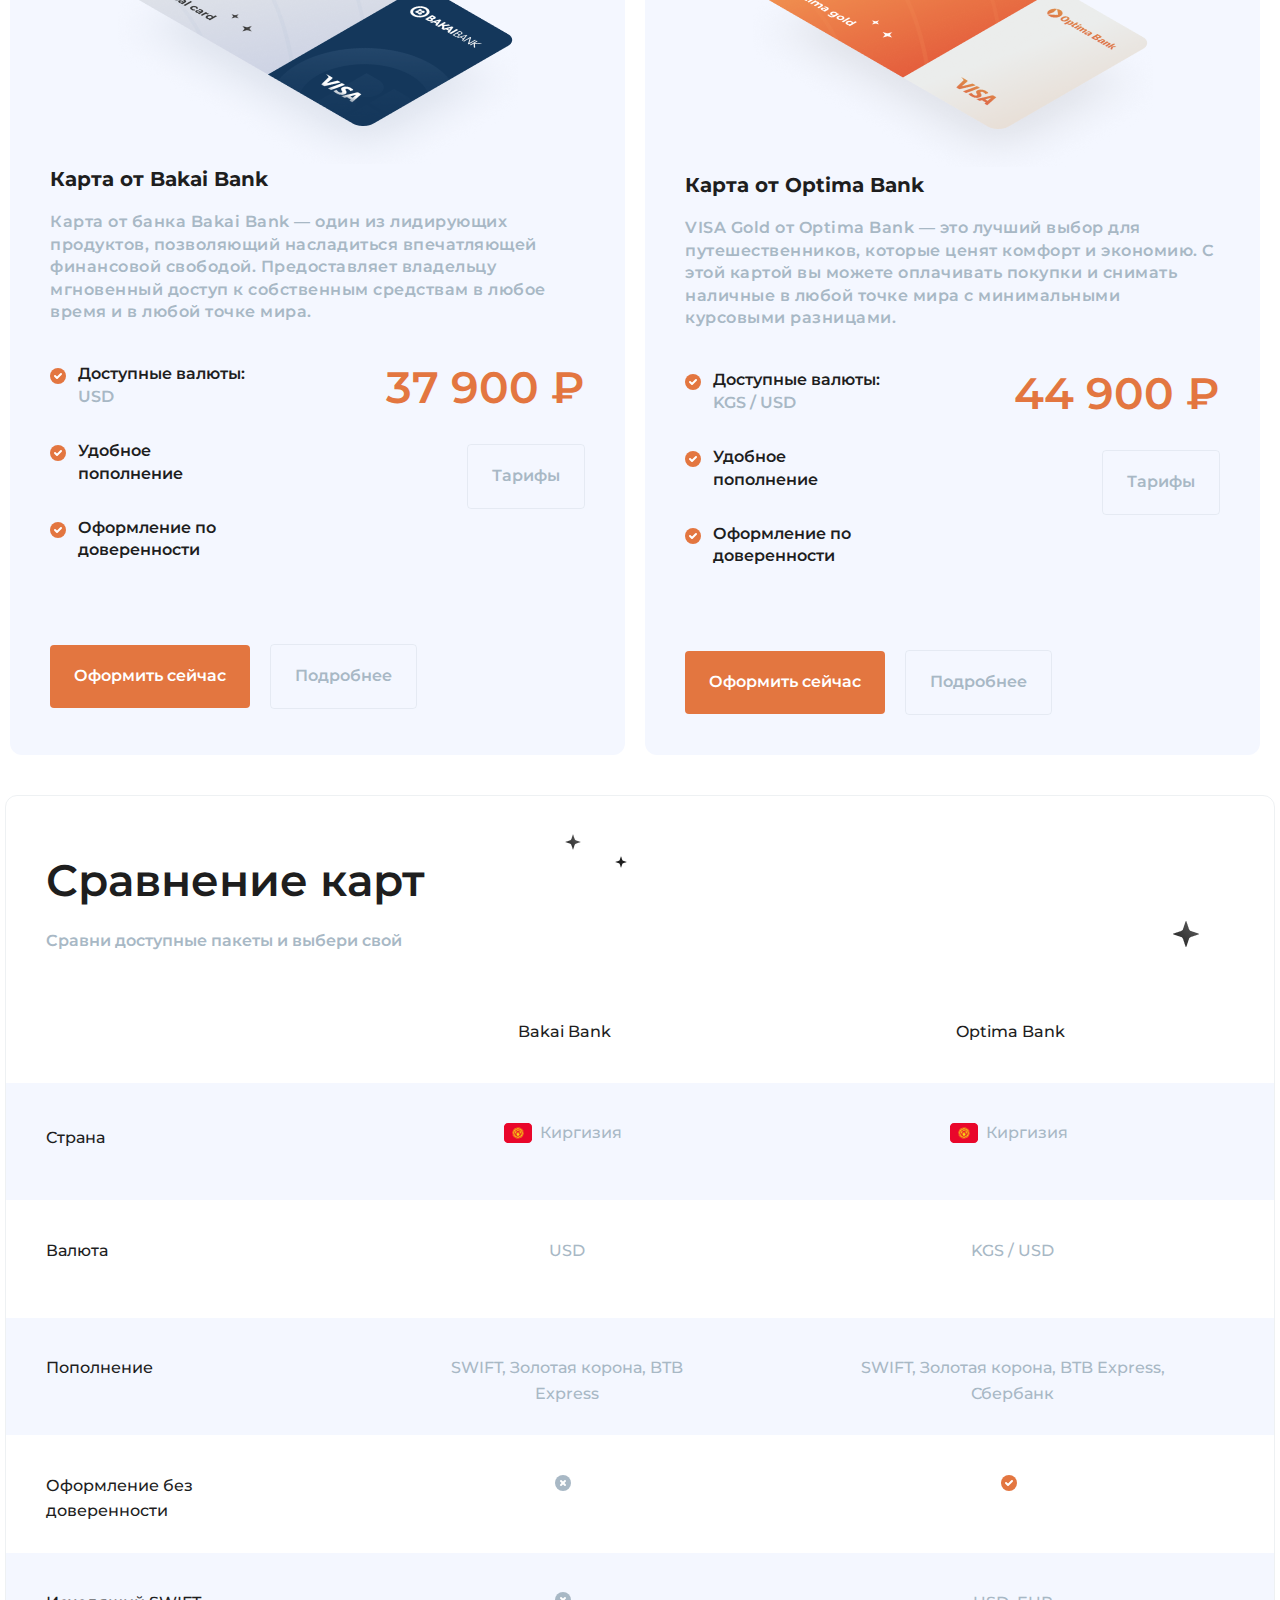
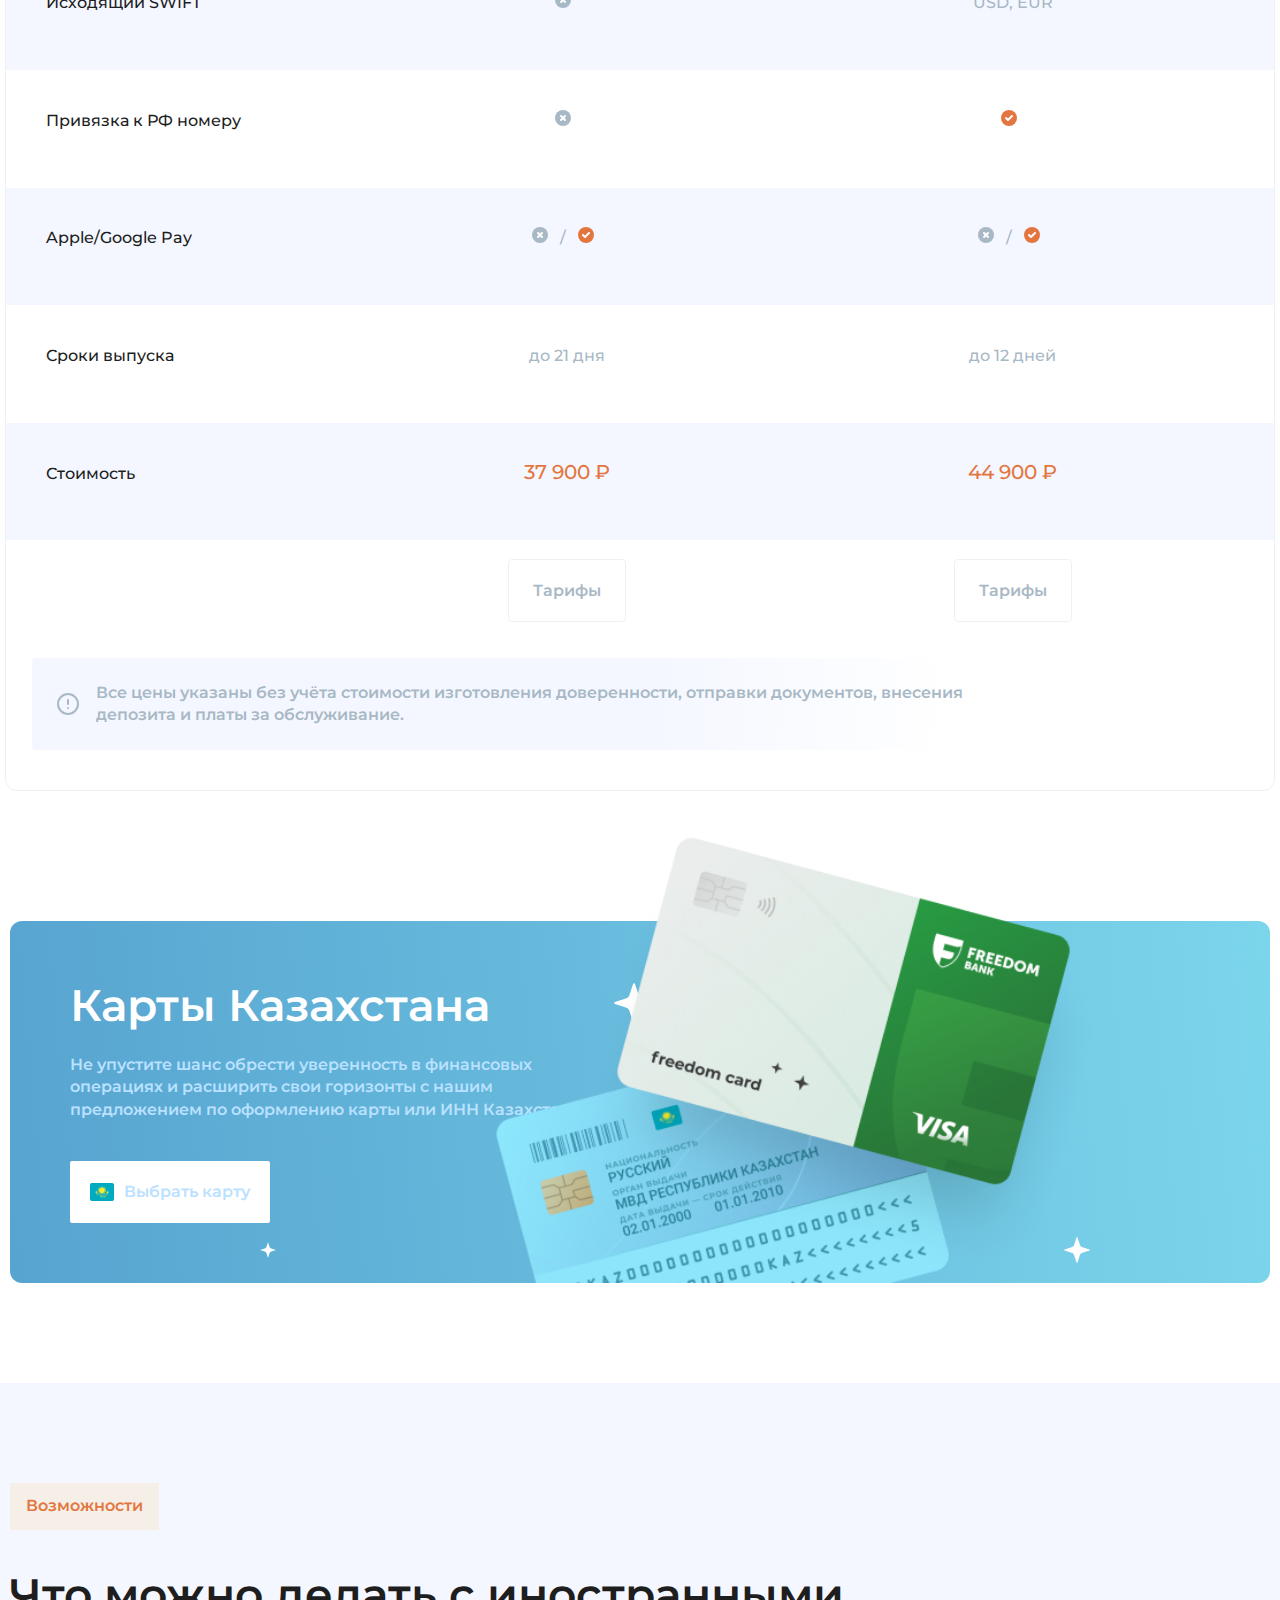
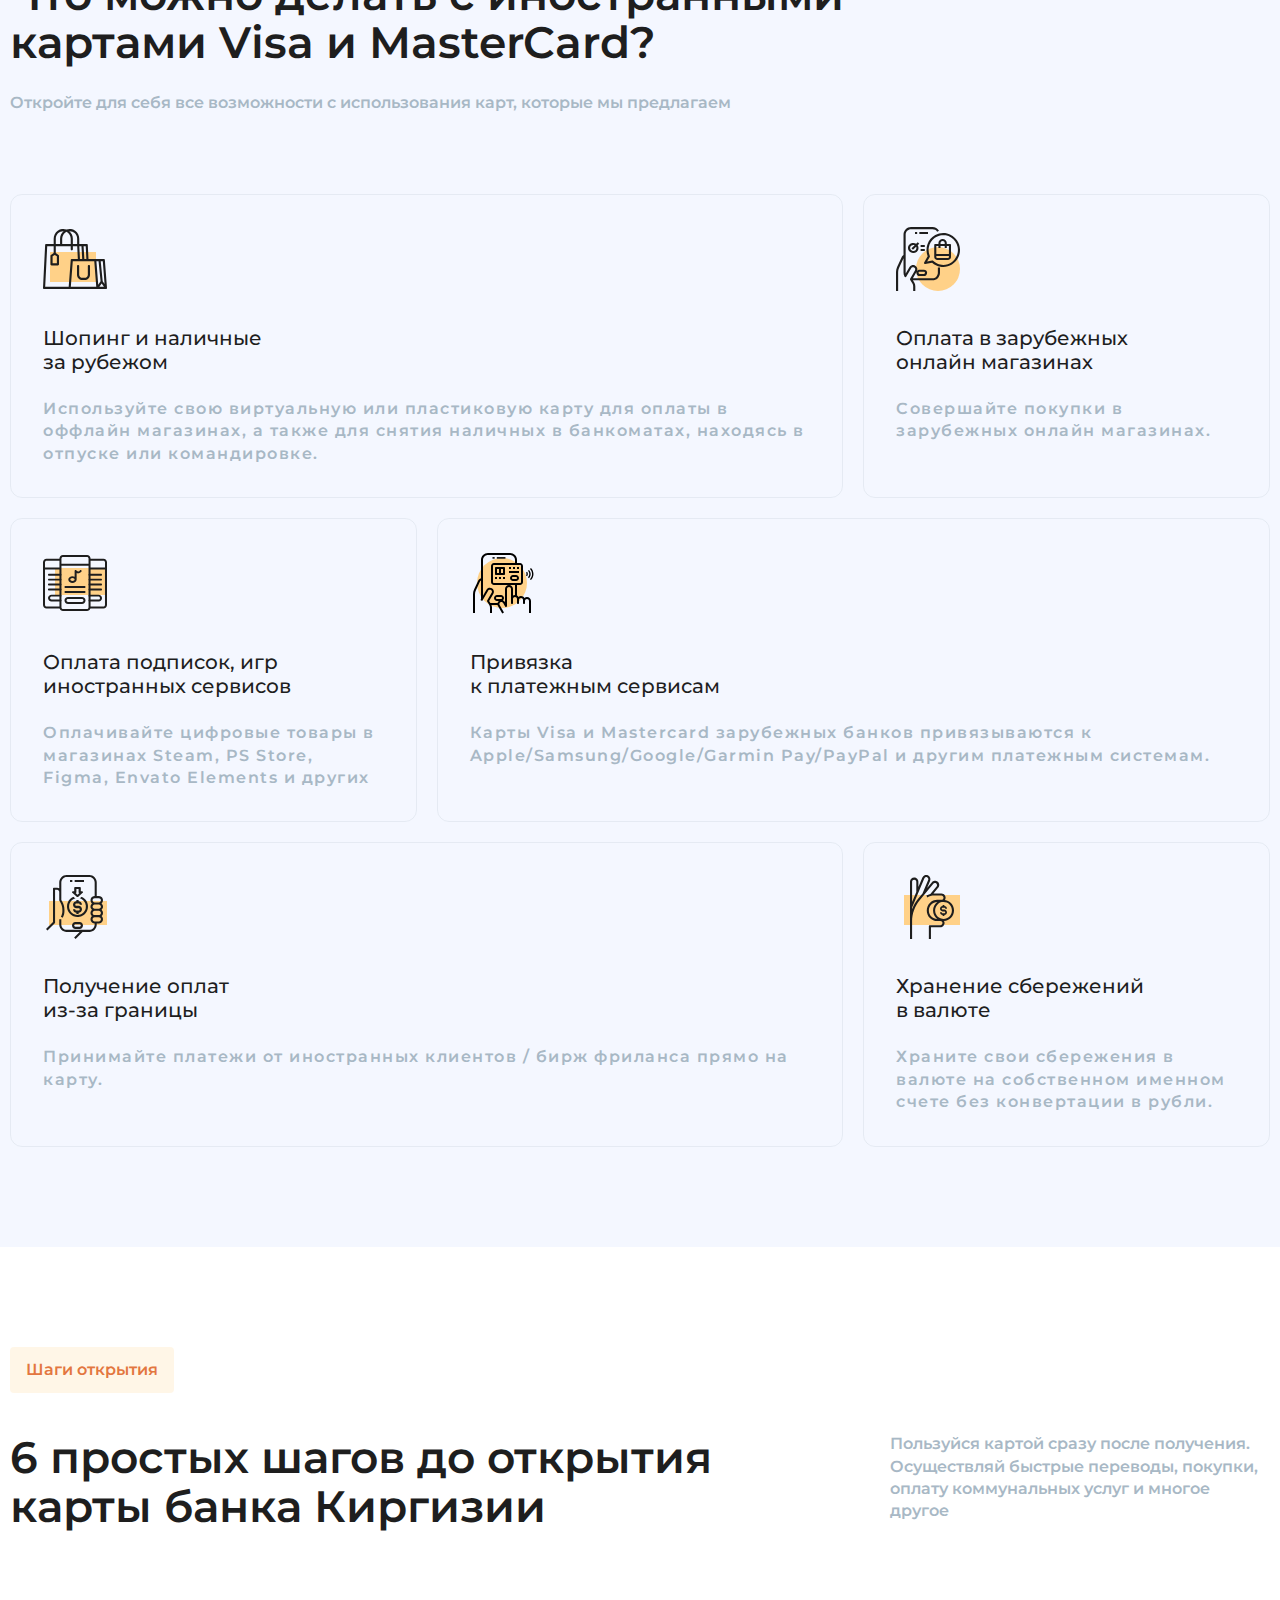
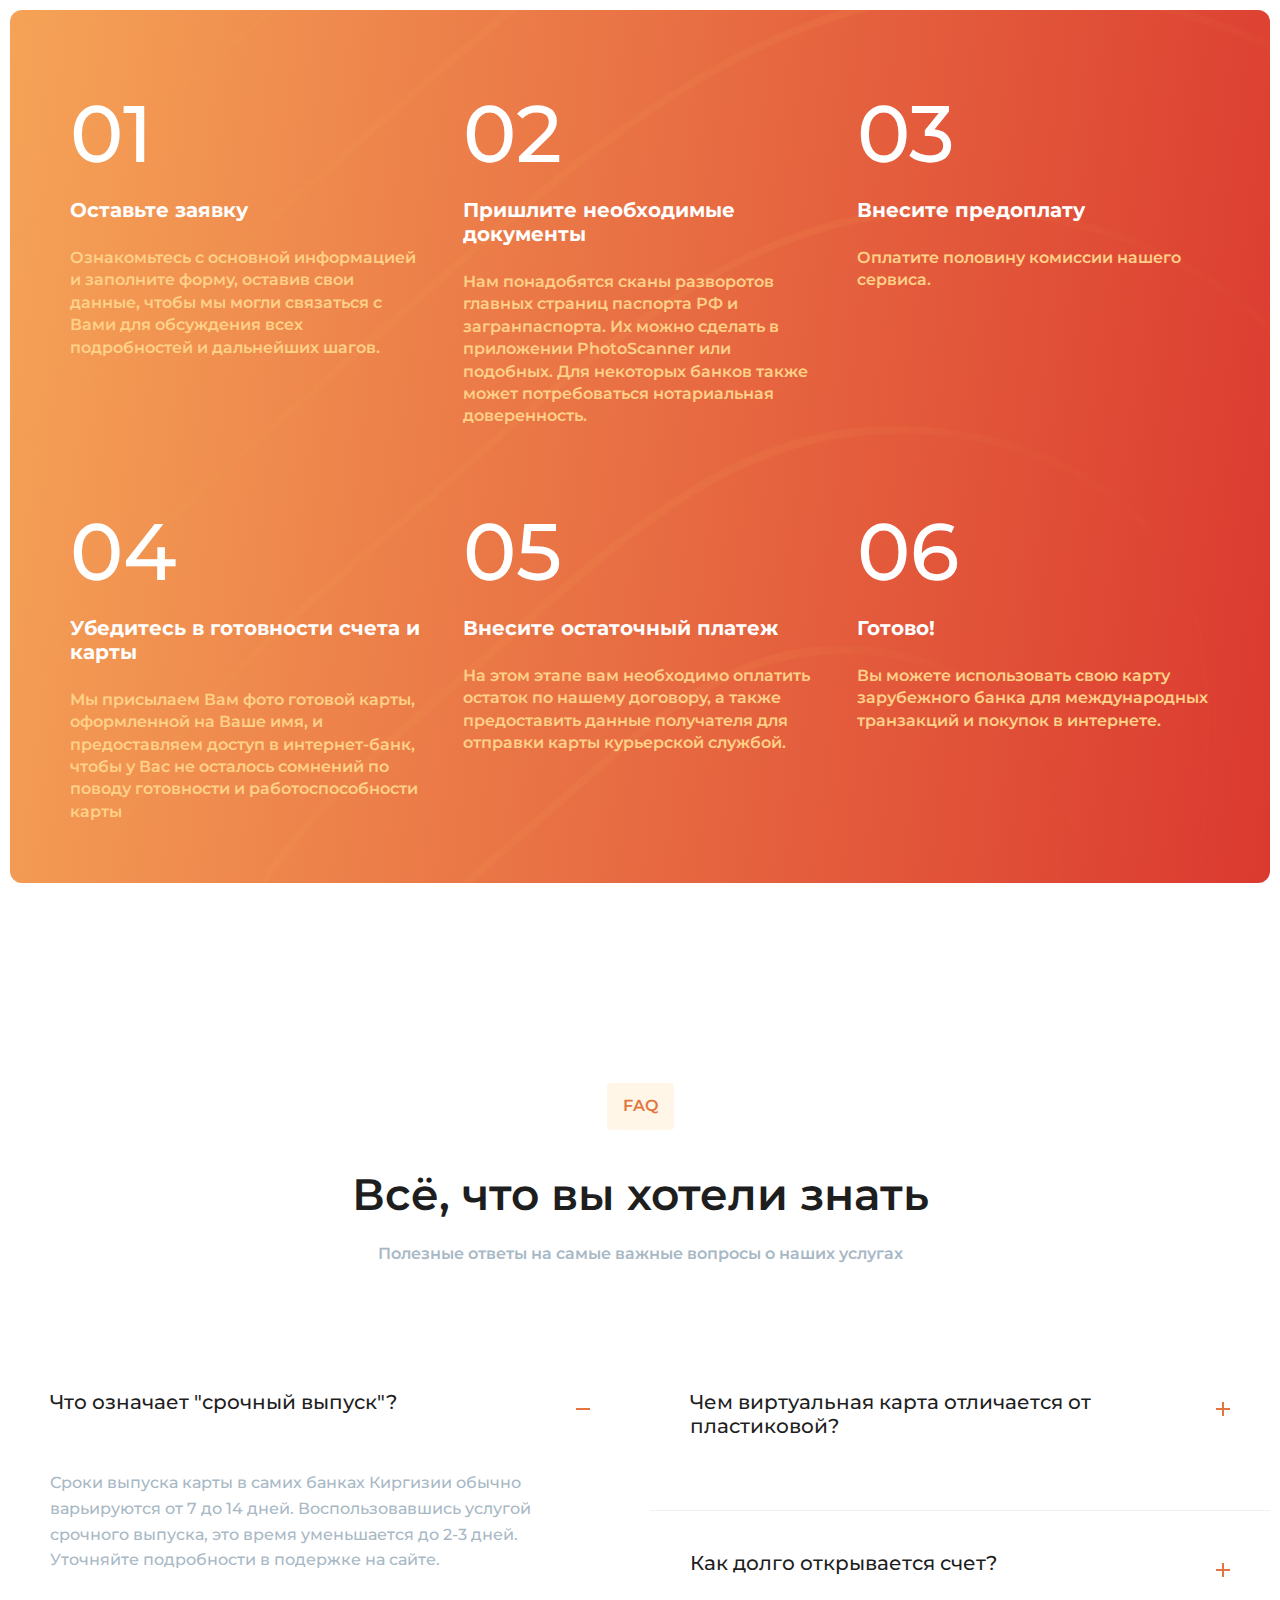
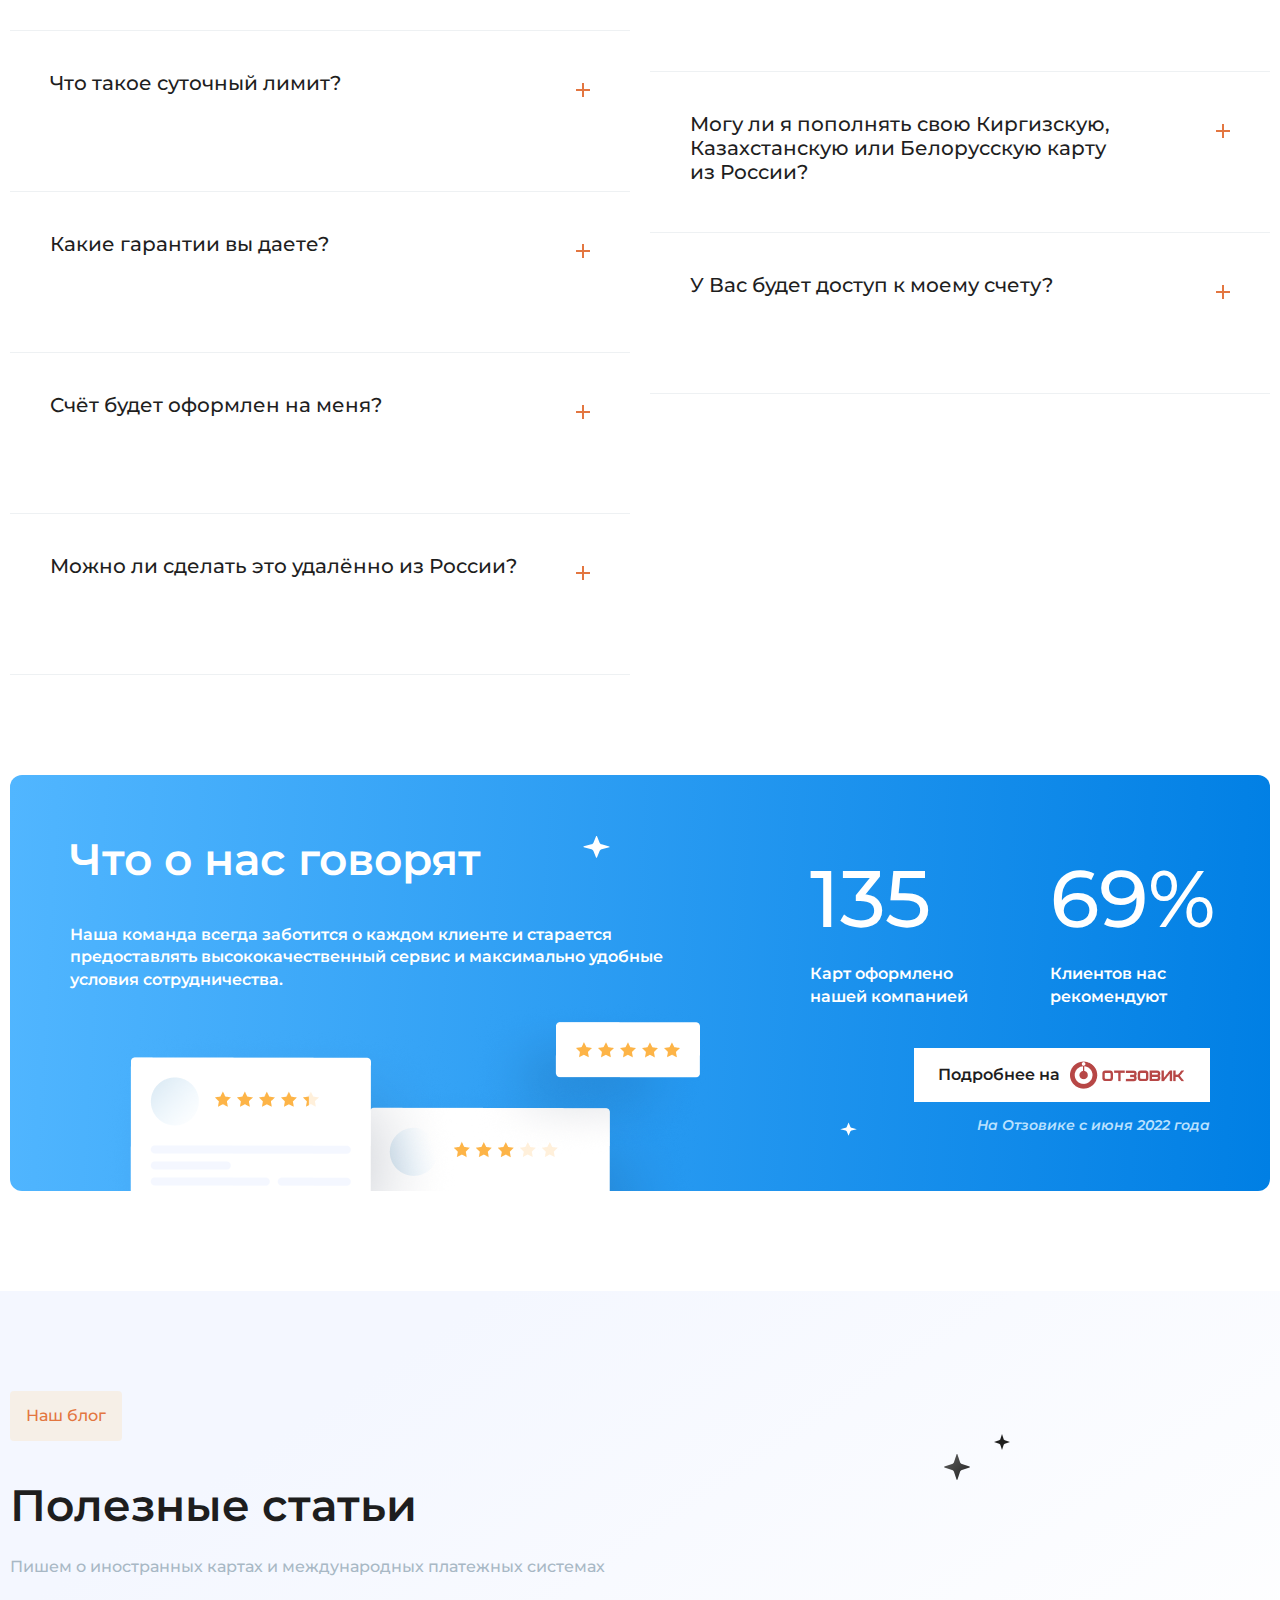
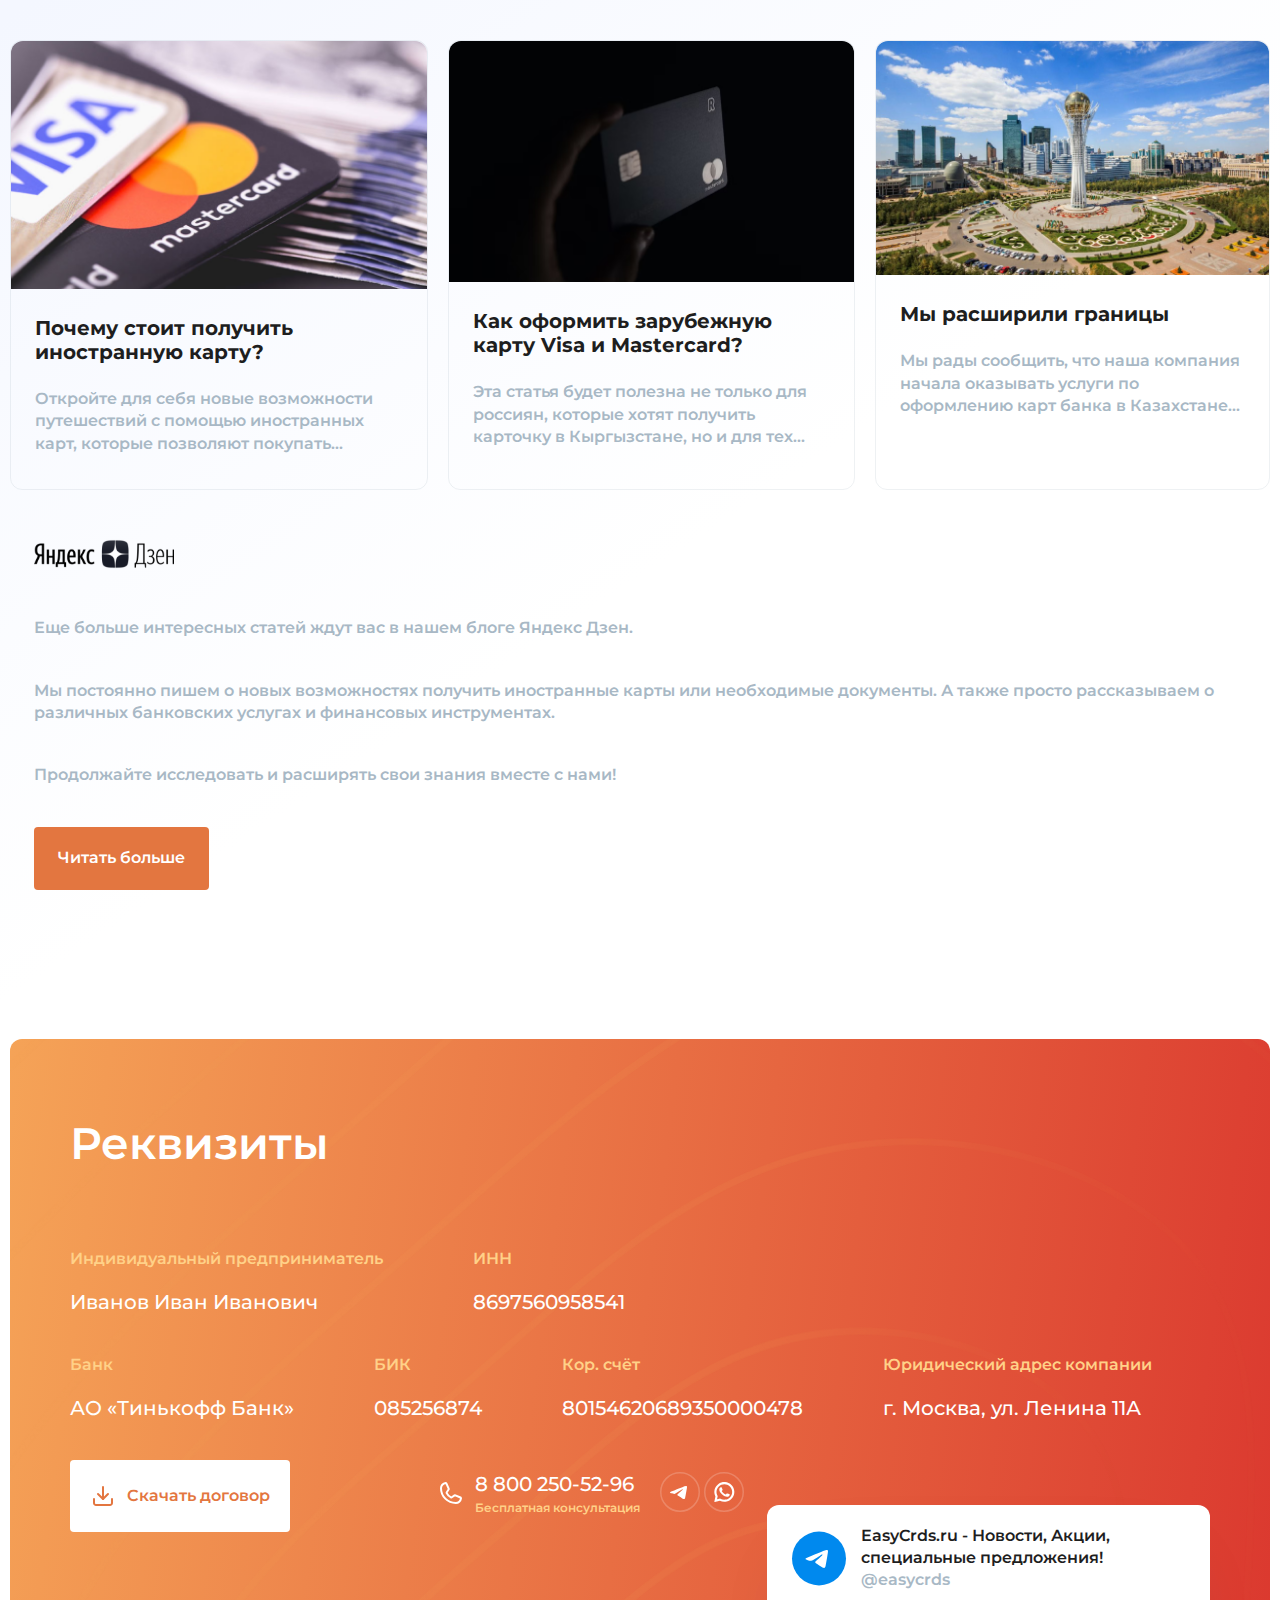
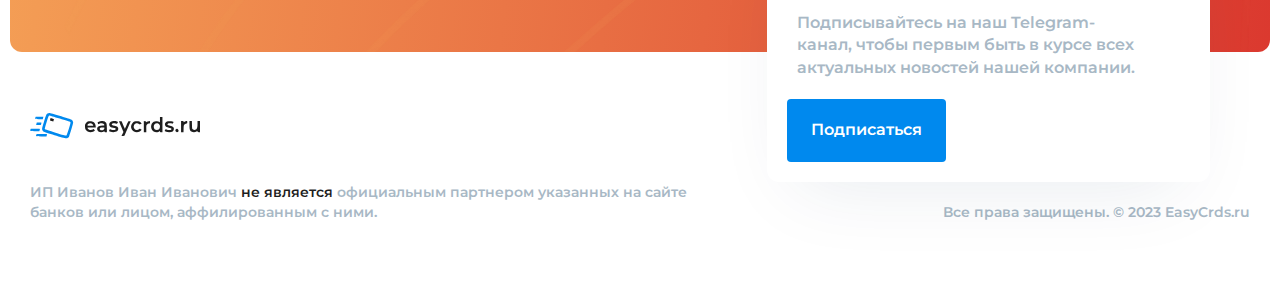
<file: kyrgyzstan-cards.html>
<!DOCTYPE html>
<html lang="ru">
<head>
  <meta charset="UTF-8">
  <meta http-equiv="X-UA-Compatible" content="IE=edge">
  <meta name="viewport" content="width=device-width, initial-scale=1.0">
  <link rel="preconnect" href="https://fonts.googleapis.com">
  <link rel="preconnect" href="https://fonts.gstatic.com" crossorigin>
  <link href="https://fonts.googleapis.com/css2?family=Montserrat:wght@400;500;600&display=swap" rel="stylesheet">
  <link href="./css/reset.css" rel="stylesheet">
  <link href="./css/normalize.css" rel="stylesheet">
  <link href="./css/main.css" rel="stylesheet">
  <link rel="icon" type="image/png" href="./img/favico.png">
  <title>EasyCards|Киргизстан</title>
</head>
<body>
  <header class="header">
    <div class="header-top">
      <div class="header-top__wrapper">
        <a href="#" class="header-top__logo">
          <img src="./img/logo.svg" alt="logo">
        </a>
        <div class="header-top__menu">
          <nav class="header-menu">
            <ul>
              <li><a class="hader-minu__link" href="#price">Карты</a></li>
              <li><a class="hader-minu__link" href="#compare">Сравнение карт</a></li>
              <li><a class="hader-minu__link" href="#scope">Возможности</a></li>
              <li><a class="hader-minu__link" href="#steps">Шаги открытия</a></li>
              <li><a class="hader-minu__link" href="#faq">FAQ</a></li>
              <li><a class="hader-minu__link" href="#feedback">Отзывы</a></li>
            </ul>
          </nav>
        </div>
        <div class="header-top__contacts">
          <div class="header-top__phone">
            <a href="tel:88002505296">8 800 250-52-96</a>
            <p>Бесплатная консультация</p>
          </div>
          <div class="header-top__social">
            <a href="#">
              <img src="./img/tg-btn.svg" alt="telegram">
            </a>
            <a href="#">
              <img src="./img/whp-btn.svg" alt="whatsap">
            </a>
          </div>
        </div>
      </div>
    </div>
    <div class="header-main">
      <div class="header-main__wrapper --country --kyrgyzstan">
        <div class="header-main__container">   
          <div class="header-main__title">
            <img src="./img/flag_kyrgyzstan.png" alt="flag_kyrgyzstan">
            <p>Киргизия</p>
          </div>
          <div class="header-main__description">
            <h1>Оформление банковской карты Киргизии для 
              граждан России</h1>
            <p>Не упускай возможность наслаждаться выгодами 
              и преимуществами банковской карты, которая обеспечивает финансовую гибкость и удобство во всех платежах и операциях.</p>
            <a class="button-select" href="#price">Выбрать карту</a>
          </div>
        </div>
        <div class="header-main__img">
          <img src="./img/header-main__cards__kyrgyzstan.png" alt="header_cards">
        </div>
      </div>
      <div class="header-main__right-img --country">
        <img src="./img/header-main__rigt.png" alt="right-card">
      </div>
    </div>
    <div class="header-benefit">
      <div class="container">
        <div class="header-benefit__wrapper">
          <div class="header-benefit__item">
            <div class="header-benefit__inner">
              <img src="./img/benefit-registration_kyrgyzstan.svg" alt="registration">
            </div>
            <div class="header-benefit__inner">
              <div class="header-benefit__title --kyrgyzstan">
                <p>Оформление карты<br><span>без доверенности</span></p>
              </div>
              <p>Весь процесс без лишних хлопот с документами</p>
            </div>
          </div>
          <div class="header-benefit__item">
            <div class="header-benefit__inner">
              <img src="./img/benefit-guarantie_kyrgyzstan.svg" alt="guarantie">
            </div>
            <div class="header-benefit__inner">
              <div class="header-benefit__title --kyrgyzstan">
                <p>Гарантируем<br><span>конфиденциальность</span></p>
              </div>
              <p>Мы гарантируем полную безопасность ваших данных</p>
            </div>
          </div>
          <div class="header-benefit__item">
            <div class="header-benefit__inner">
              <img src="./img/benefit-delivery_kyrgystan.svg" alt="delivery">
            </div>
            <div class="header-benefit__inner">
              <div class="header-benefit__title --kyrgyzstan">
                <p>Доставка карты<br><span>до двери</span></p>
              </div>
              <p>Максимально удобно, вам не нужно никуда ходить</p>
            </div>
          </div>
        </div>
      </div>
    </div>
  </header>
  <section class="price" id="price">
    <div class="container">
      <div class="price__title">
        <div class="title__accent --kyrgyzstan">
          <p>Доступные карты</p>
        </div>
        <h2>Выбор карт от банков Киргизии</h2>
        <p>Выбери свою идеальную карту, чтобы удовлетворить различные финансовые потребности</p>
      </div>
      <div class="price-wrapper --country --kyrgyzstan">
        <div class="price-cards">
          <div class="price-cards__item">
            <div class="price-cards__inner">
              <div class="price-cards__img">
                <img src="./img/bakai-card_45deg.png" alt="baikal-card">
              </div>
            </div>
            <div class="price-cards__inner">
              <div class="price-cards__banner">
                <img src="./img/flag_kyrgyzstan.png" alt="flag_kyrgyzstan">
                <p>Киргизия</p>
              </div>
              <div class="price-cards__title">
                <h3>Карта от Bakai Bank</h3>
                <img src="./img/flag_kyrgyzstan.png" alt="flag_kyrgyzstan">
              </div>
              <img class="price-cards__mobile" src="./img/bakai-card.png" alt="baikal-card">
              <p>Карта от банка Bakai Bank — один из лидирующих продуктов, позволяющий насладиться впечатляющей финансовой свободой. Предоставляет владельцу мгновенный доступ к собственным средствам в любое время и в любой точке мира.</p>
              <div class="price-cards__benefit">
                <ul>
                  <li>Доступные валюты:
                    <span>usd</span>
                  </li>
                  <li>Удобное пополнение</li>
                  <li>Оформление по доверенности</li>
                </ul>
                <div class="price-cards__price">
                  <a class="button-detaled" href="#" >Тарифы</a>
                  <div class="price-cards__price-value --kyrgyzstan">37 900<span> ₽</span></div>
                </div>
              </div>
            </div>  
          </div>
          <div class="price-cards__footer">
            <div class="price-cards__cta">
              <a class="button-select --kyrgyzstan" href="./bakai-card.html" >Оформить сейчас</a>
              <a class="button-detaled" href="#" >Подробнее</a>
            </div>
          </div>  
        </div>
        <div class="price-cards">
          <div class="price-cards__item">
            <div class="price-cards__inner">
              <div class="price-cards__img">
                <img src="./img/optima-card_45deg.png" alt="baikal-card">
              </div>
            </div>
            <div class="price-cards__inner">
              <div class="price-cards__banner">
                <img src="./img/flag_kyrgyzstan.png" alt="flag_kyrgyzstan">
                <p>Киргизия</p>
              </div>
              <div class="price-cards__title">
                <h3>Карта от Optima Bank</h3>
                <img src="./img/flag_kyrgyzstan.png" alt="flag_kyrgyzstan">
              </div>
              <img class="price-cards__mobile" src="./img/bakai-card.png" alt="baikal-card">
              <p>VISA Gold от Optima Bank — это лучший выбор для путешественников, которые ценят комфорт и экономию. С этой картой вы можете оплачивать покупки и снимать наличные в любой точке мира с минимальными курсовыми разницами.</p>
              <div class="price-cards__benefit">
                <ul>
                  <li>Доступные валюты: <br>
                    <span>KGS / USD</span>
                  </li>
                  <li>Удобное пополнение</li>
                  <li>Оформление по доверенности</li>
                </ul>
                <div class="price-cards__price">
                  <a class="button-detaled" href="#" >Тарифы</a>
                  <div class="price-cards__price-value --kyrgyzstan">44 900 <span> ₽</span></div>
                </div>
              </div>
            </div>
          </div>
          <div class="price-cards__footer">
            <div class="price-cards__cta">
              <a class="button-select --kyrgyzstan" href="#" >Оформить сейчас</a>
              <a class="button-detaled" href="#" >Подробнее</a>
            </div> 
          </div>  
        </div>
      </div>
    </div>
  </section>
  <section class="compare --country" id="compare">
      <div class="compare__top">
        <div class="compare__title">
          <h2>Сравнение карт</h2>
          <p>Сравни доступные пакеты и выбери свой</p>
        </div>
        <div class="compare__stars">
          <img class="stars-1" src="./img/stars_1.png" alt="stars">
          <img class="stars-2" src="./img/stars_2.png" alt="stars">
          <img class="stars-3" src="./img/stars_3.png" alt="stars">
        </div>
      </div>
      <table class="compare__table --kyrgyzstan">
        <tbody>
          <tr>
            <th></th>
            <th>Bakai Bank</th>
            <th>Optima Bank</th>
          </tr>
          <tr>
            <td>Страна</td>
            <td>
              <div class="compare__country">
                <img src="./img/flag_kyrgyzstan.png" alt="flag_kyrgyzstan"><span>Киргизия</span>
              </div> 
            </td>
            <td>
              <div class="compare__country">
              <img src="./img/flag_kyrgyzstan.png" alt="flag_kyrgyzstan"><span>Киргизия</span>
              </div>
            </td>
          </tr>
          <tr>
            <td>Валюта</td>
            <td>USD</td>
            <td>KGS / USD</td>
          </tr>
          <tr>
            <td>Пополнение</td>
            <td>SWIFT, Золотая 
              корона, BTB Express </td>
            <td>SWIFT, Золотая корона, 
              BTB Express, Сбербанк</td>
          </tr>
          <tr>
            <td>Оформление без
              доверенности</td>
            <td><img src="./img/no_checked.svg" alt="no_checked"></td>
            <td><img src="./img/checked_orange.svg" alt="checked"></td>
          </tr>
          <tr>
            <td>Исходящий SWIFT</td>
            <td><img src="./img/no_checked.svg" alt="no_checked"></td>
            <td>USD, EUR</td>
          </tr>
          <tr>
            <td>Привязка к 
              РФ номеру</td>
            <td><img src="./img/no_checked.svg" alt="no_checked"></td>
            <td><img src="./img/checked_orange.svg" alt=""></td>
          </tr>
          <tr>
            <td>Apple/Google Pay</td>
            <td><img src="./img/no_checked.svg" alt="no_checked"><span> / </span> <img src="./img/checked_orange.svg" alt="checked"></td>
            <td><img src="./img/no_checked.svg" alt="no_checked"><span> / </span> <img src="./img/checked_orange.svg" alt="checked"></td>
          </tr>
          <tr>
            <td>Сроки выпуска</td>
            <td>до 21 дня</td>
            <td>до 12 дней</td>
          </tr>
          <tr>
            <td>Стоимость</td>
            <td><p>37 900 ₽</p></td>
            <td><p>44 900 ₽</p></td>
          </tr>
          <tr>
            <td></td>
            <td><a class="compare__button" href="#">Тарифы</a></td>
            <td><a class="compare__button" href="#">Тарифы</a></td>
          </tr>
        </tbody>
      </table>
      <div class="compare-warning">
        <div class="compare-warning__item">
          <img src="./img/warning.svg" alt="waring">
          <p>Все цены указаны без учёта стоимости изготовления доверенности, отправки документов, внесения депозита и платы за обслуживание.</p>
        </div>
      </div>
  </section>
  <section class="banner-detailed --kazahstan">
    <div class="container">
      <div class="banner-detailed__item">
        <div class="banner-detailed__inner">
          <h3>Карты Казахстана</h3>
          <p>Не упустите шанс обрести уверенность в финансовых операциях и расширить свои горизонты с нашим предложением по оформлению карты или ИНН Казахстана. </p>
          <div class="banner-detailed__cta">
            <a href="./kazahstan-cards.html" class="banner-detailed__link" ><img src="./img/flag_kazakhstan.png" alt="flag_kazakhstan"><p>Выбрать карту</p></a>
          </div>
          <img class="banner-detailed__stars-1" src="./img/stars_1_white.png" alt="stars">
          <img class="banner-detailed__stars-2" src="./img/stars_2_white.png" alt="stars">
          
        </div>
        <div class="banner-detailed__inner">
          <div class="banner-detailed__img">
            <img src="./img/banner_detaled_kazahstan.png" alt="banner-detailed">
          </div>
          <img class="banner-detailed__stars-3" src="./img/stars_3_white.png" alt="stars">
        </div>
      </div>
    </div>
  </section>
  <section class="scope" id="scope">
    <div class="container">
      <div class="scope-top">
        <div class="scope-title --kyrgyzstan">Возможности</div>
        <h2>Что можно делать с иностранными картами Visa и MasterCard? </h2>
        <div class="scope-description">Откройте для себя все возможности с использования карт, которые мы предлагаем</div>
      </div>
      <div class="scope-grid">
        <div class="scope-grid__item">
          <img src="./img/greed_shopping_orange.svg" alt="greed_shopping">
          <div class="scope-grid__title">Шопинг и наличные <br>
            за рубежом</div>
          <div class="scope-grid__text">Используйте свою виртуальную или пластиковую карту для оплаты в оффлайн магазинах, а также для снятия наличных в банкоматах, находясь в отпуске или командировке.</div>
        </div>
        <div class="scope-grid__item">
          <img src="./img/greed_sale_orange.svg" alt="greed_sale">
          <div class="scope-grid__title">Оплата в зарубежных <br> 
            онлайн магазинах</div>
          <div class="scope-grid__text">Совершайте покупки в зарубежных онлайн магазинах.</div>
        </div>
        <div class="scope-grid__item">
          <img src="./img/greed_services_orange.svg" alt="greed_services">
          <div class="scope-grid__title">Оплата подписок, игр <br>
            иностранных сервисов</div>
          <div class="scope-grid__text">Оплачивайте цифровые товары в магазинах Steam, PS Store, Figma, Envato Elements и других</div>
        </div>
        <div class="scope-grid__item">
          <img src="./img/greed_eqaring_orange.svg" alt="greed_eqaring">
          <div class="scope-grid__title">Привязка <br>
            к платежным сервисам</div>
          <div class="scope-grid__text">Карты Visa и Mastercard зарубежных банков привязываются к Apple/Samsung/Google/Garmin Pay/PayPal и другим платежным системам.</div>
        </div>
        <div class="scope-grid__item">
          <img src="./img/greed_comming_orange.svg" alt="greed_comming">
          <div class="scope-grid__title">Получение оплат <br>
            из-за границы</div>
          <div class="scope-grid__text">Принимайте платежи от иностранных клиентов / бирж фриланса прямо на карту.</div>
        </div>
        <div class="scope-grid__item">
          <img src="./img/greed_saving_orange.svg" alt="greed_saving">
          <div class="scope-grid__title">Хранение сбережений <br>
            в валюте</div>
          <div class="scope-grid__text">Храните свои сбережения в валюте на собственном именном счете без конвертации в рубли.</div>
        </div>
      </div>
    </div>
  </section>
  <section class="steps" id="steps">
    <div class="container">
      <div class="steps-title --kyrgyzstan">Шаги открытия</div>
      <div class="steps-top">
        <div class="steps-top__inner">
          <h2>6 простых шагов до открытия карты банка Киргизии</h2>
        </div>
        <div class="steps-top__inner">
          <p>Пользуйся картой сразу после получения. Осуществляй быстрые переводы, покупки, оплату коммунальных услуг и многое другое</p>
        </div>
      </div>
      <div class="steps-main --kyrgyzstan">
        <div class="steps-main__item">
          <div class="steps-main__num">01</div>
          <div class="steps-main__title"><h3>Оставьте заявку</h3></div>        
          <p>Ознакомьтесь с основной информацией и заполните форму, оставив свои данные, чтобы мы могли связаться с Вами для обсуждения всех подробностей и дальнейших шагов.</p>
        </div>
        <div class="steps-main__item">
          <div class="steps-main__num">02</div>
          <div class="steps-main__title"><h3>Пришлите необходимые документы</h3></div>          
          <p>Нам понадобятся сканы разворотов главных страниц паспорта РФ и загранпаспорта. Их можно сделать в приложении PhotoScanner или подобных. Для некоторых банков также может потребоваться нотариальная доверенность.</p>
        </div>
        <div class="steps-main__item">
          <div class="steps-main__num">03</div>
          <div class="steps-main__title"><h3>Внесите предоплату</h3></div>
          <p>Оплатите половину комиссии нашего сервиса.</p>
        </div>
        <div class="steps-main__item">
          <div class="steps-main__num">04</div>
          <div class="steps-main__title"><h3>Убедитесь в готовности 
            счета и карты</h3></div>
          <p>Мы присылаем Вам фото готовой карты, оформленной на Ваше имя, и предоставляем доступ в интернет-банк, чтобы у Вас не осталось сомнений по поводу готовности и работоспособности карты</p>
        </div>
        <div class="steps-main__item">
          <div class="steps-main__num">05</div>
          <div class="steps-main__title"><h3>Внесите остаточный платеж</h3></div>         
          <p>На этом этапе вам необходимо оплатить остаток по нашему договору, а также предоставить данные получателя для отправки карты курьерской службой.</p>
        </div>
        <div class="steps-main__item">
          <div class="steps-main__num">06</div>
          <div class="steps-main__title"><h3>Готово!</h3></div>         
          <p>Вы можете использовать свою карту зарубежного банка для международных транзакций и покупок в интернете.</p>
        </div>
      </div>
      <div class="steps-img --country">
        <img src="./img/steps_cards.png" alt="steps_cards">
      </div>
    </div>
  </section>
  <section class="faq" id="faq">
    <div class="container">
      <div class="faq-top">
        <div class="faq-top__title --kyrgyzstan">FAQ</div>
        <h2>Всё, что вы хотели знать</h2>
        <p>Полезные ответы на самые важные вопросы о наших услугах</p>
      </div>
      <div class="faq-item --kyrgyzstan">
        <div class="faq-inner">
          <div class="faq-block">
            <div class="faq-block__request active">
              <div class="faq-block__question">Что означает "срочный выпуск"?</div>
              <div class="faq-block__responce">
                <p>Сроки выпуска карты в самих банках Киргизии обычно варьируются от 7 до 14 дней. Воспользовавшись услугой срочного выпуска, это время уменьшается до 2-3 дней. Уточняйте подробности в подержке на сайте.</p>
              </div>
            </div>
          </div>
          <div class="faq-block">
            <div class="faq-block__request">
              <div class="faq-block__question">Что такое суточный лимит?</div>
              <div class="faq-block__responce">
                <p>Lorem ipsum dolor sit amet consectetur adipisicing elit. Sapiente nesciunt ab totam repellendus alias dignissimos perferendis dicta impedit, atque praesentium nemo eligendi autem doloribus ullam? Impedit corrupti minus alias assumenda.</p>
              </div>
            </div>
          </div>
          <div class="faq-block">
            <div class="faq-block__request">
              <div class="faq-block__question">Какие гарантии вы даете?</div>
              <div class="faq-block__responce">
                <p>Lorem ipsum dolor sit amet consectetur adipisicing elit. Sapiente nesciunt ab totam repellendus alias dignissimos perferendis dicta impedit, atque praesentium nemo eligendi autem doloribus ullam? Impedit corrupti minus alias assumenda.</p>
              </div>
            </div>
          </div>
          <div class="faq-block">
            <div class="faq-block__request">
              <div class="faq-block__question">Счёт будет оформлен на меня?</div>
              <div class="faq-block__responce">
                <p>Lorem ipsum dolor sit amet consectetur adipisicing elit. Sapiente nesciunt ab totam repellendus alias dignissimos perferendis dicta impedit, atque praesentium nemo eligendi autem doloribus ullam? Impedit corrupti minus alias assumenda.</p>
              </div>
            </div>
          </div>
          <div class="faq-block">
            <div class="faq-block__request">
              <div class="faq-block__question">Можно ли сделать это удалённо из России?</div>
              <div class="faq-block__responce">
                <p>Lorem ipsum dolor sit amet consectetur adipisicing elit. Sapiente nesciunt ab totam repellendus alias dignissimos perferendis dicta impedit, atque praesentium nemo eligendi autem doloribus ullam? Impedit corrupti minus alias assumenda.</p>
              </div>
            </div>
          </div>
        </div>
        <div class="faq-inner">
          <div class="faq-block">
            <div class="faq-block__request">
              <div class="faq-block__question">Чем виртуальная карта отличается от пластиковой?</div>
              <div class="faq-block__responce">
                <p>Lorem ipsum dolor sit amet consectetur adipisicing elit. Debitis ipsam vel quidem dolores accusamus ab dolor necessitatibus reprehenderit, a dolorum expedita nobis autem, quod itaque inventore sunt commodi nesciunt praesentium?</p>
              </div>
            </div>
          </div>
          <div class="faq-block">
            <div class="faq-block__request">
              <div class="faq-block__question">Как долго открывается счет?</div>
              <div class="faq-block__responce">
                <p>Lorem ipsum dolor sit amet consectetur adipisicing elit. Debitis ipsam vel quidem dolores accusamus ab dolor necessitatibus reprehenderit, a dolorum expedita nobis autem, quod itaque inventore sunt commodi nesciunt praesentium?</p>
              </div>
            </div>
          </div>
          <div class="faq-block">
            <div class="faq-block__request">
              <div class="faq-block__question">Могу ли я пополнять свою Киргизскую, Казахстанскую или Белорусскую карту <br> из России?</div>
              <div class="faq-block__responce">
                <p>Lorem ipsum dolor sit amet consectetur adipisicing elit. Debitis ipsam vel quidem dolores accusamus ab dolor necessitatibus reprehenderit, a dolorum expedita nobis autem, quod itaque inventore sunt commodi nesciunt praesentium?</p>
              </div>
            </div>
          </div>
          <div class="faq-block">
            <div class="faq-block__request">
              <div class="faq-block__question">У Вас будет доступ к моему счету?</div>
              <div class="faq-block__responce">
                <p>Lorem ipsum dolor sit amet consectetur adipisicing elit. Debitis ipsam vel quidem dolores accusamus ab dolor necessitatibus reprehenderit, a dolorum expedita nobis autem, quod itaque inventore sunt commodi nesciunt praesentium?</p>
              </div>
            </div>
          </div>
        </div>
      </div>
    </div>
  </section>
  <section class="banner-feedback" id="feedback">
    <div class="container">
      <div class="banner-feedback__item">
        <div class="banner-feedback__inner">
            <h2>Что о нас говорят</h2>
            <p>Наша команда всегда заботится о каждом клиенте и старается предоставлять высококачественный сервис и максимально удобные условия сотрудничества.</p>
            <div class="banner-feedback__cards">
              <div class="banner-feedback__cards--1">
                <img src="./img/banner_feedback_card_1.png" alt="card_1">
              </div>
              <div class="banner-feedback__cards--2">
                <img src="./img/banner_feedback_card_2.png" alt="card_2">
              </div>
              <div class="banner-feedback__cards--3">
                <img src="./img/banner_feedback_card_3.png" alt="card_3">
              </div>
            </div>
            <img class="banner-feedback__stars--1" src="./img/banner_feedback_stars_1.svg" alt="stars-1">
        </div>       
        <div class="banner-feedback__inner">
          <div class="banner-feedback__parametr">
            <div class="banner-feedback__indicator">
              <div class="banner-feedback__indicator-value">135</div>
              <p>Карт оформлено 
                нашей компанией</p>
            </div>
            <div class="banner-feedback__indicator">
              <div class="banner-feedback__indicator-value">69%</div>
              <p>Клиентов нас 
                рекомендуют</p>
            </div>
          </div>
          <div class="banner-feedback__otzovik">
            <a class="banner-feedback__link" href="#">
              <p>Подробнее на</p>
              <img src="./img/otzovik.png" alt="otzovik">
            </a>
            <p>На Отзовике с июня 2022 года</p>
          </div>
          <img class="banner-feedback__stars--2" src="./img/banner_feedback_stars_2.svg" alt="stars-2">
        </div> 
      </div>
    </div>
  </section>
  <section class="blog">
    <div class="container">
      <div class="blog-top">
        <div class="blog-top__title --kyrgyzstan">Наш блог</div>
        <h2>Полезные статьи</h2>
        <p>Пишем о иностранных картах и международных платежных системах</p>
        <img class="blog-top__stars--1" src="./img/black_srar_big.svg" alt="star">
        <img class="blog-top__stars--2" src="./img/black_srar_small.svg" alt="star">
      </div>
      <div class="blog-articles">
        <a class="blog-article">
          <div class="blog-article__img">
            <img src="./img/article_1.png" alt="article_1">
          </div>
          <div class="blog-article__main">
            <div class="blog-article__title">
              <h3>Почему стоит получить иностранную карту?</h3>
            </div>
            <div class="blog-article__prev">
              <p>Откройте для себя новые возможности путешествий с помощью иностранных карт, которые позволяют покупать...</p>
          </div>
          </div>
        </a>
        <a class="blog-article">
          <div class="blog-article__img">
            <img src="./img/article_2.png" alt="article_2">
          </div>
          <div class="blog-article__main">
            <div class="blog-article__title">
              <h3>Как оформить зарубежную карту Visa и Mastercard?</h3>
            </div>
            <div class="blog-article__prev">
              <p>Эта статья будет полезна не только для россиян, которые хотят получить карточку в Кыргызстане, но и для тех...</p>
          </div>
          </div>
        </a>
        <a class="blog-article">
          <div class="blog-article__img">
            <img src="./img/article_3.png" alt="article_3">
          </div>
          <div class="blog-article__main">
            <div class="blog-article__title">
              <h3>Мы расширили границы</h3>
            </div>
            <div class="blog-article__prev">
              <p>Мы рады сообщить, что наша компания начала оказывать услуги по оформлению карт банка в Казахстане...</p>
          </div>
          </div>
        </a>
      </div>
      <div class="blog-dzen">
        <div class="blog-dzen__logo">
          <img src="./img/yadex-dzen.svg" alt="yadex-dzen">
        </div>
        <p>Еще больше интересных статей ждут вас в нашем блоге Яндекс Дзен. </p>
        <p>Мы постоянно пишем о новых возможностях получить иностранные карты или необходимые документы. А также просто рассказываем о различных банковских услугах и финансовых инструментах.</p>
        <p>Продолжайте исследовать и расширять свои знания вместе с нами!</p>
        <a class="blog-dzen__link --kyrgyzstan" href="">Читать больше</a>
      </div>
    </div> 
  </section>
  <section class="requisites">
    <div class="container">
      <div class="requisites-wrapper --kyrgyzstan">
        <h3>Реквизиты</h3>
        <div class="requisites-item">
          <div class="requisites-inner">
            <div class="requisites-title">Индивидуальный предприниматель</div>
            <div class="requisites-value">Иванов Иван Иванович</div>
          </div>
          <div class="requisites-inner">
            <div class="requisites-title">ИНН</div>
            <div class="requisites-value">8697560958541</div>
          </div>
        </div>
        <div class="requisites-item">
          <div class="requisites-inner">
            <div class="requisites-title">Банк</div>
            <div class="requisites-value">АО «Тинькофф Банк»</div>
          </div>
          <div class="requisites-inner">
            <div class="requisites-title">БИК</div>
            <div class="requisites-value">085256874</div>
          </div>
          <div class="requisites-inner">
            <div class="requisites-title">Кор. счёт</div>
            <div class="requisites-value">80154620689350000478</div>
          </div>
          <div class="requisites-inner">
            <div class="requisites-title">Юридический адрес компании</div>
            <div class="requisites-value">г. Москва, ул. Ленина 11А</div>
          </div>
        </div>
        <div class="requisites-item">
          <div class="requisites-inner">
            <a class="requisites-download" href="#" download="#">
              <img src="./img/req_download_orange.svg" alt="req_download">
              <p>Скачать договор</p>
            </a>
          </div>
          <div class="requisites-inner">
            <div class="requisites-contact">
              <div class="requisites-phone">
                <a class="requisites-phone__number" href="tel:+78002505296">8 800 250-52-96</a>
                <p>Бесплатная консультация</p>
              </div>
              <div class="requisites-social">
                <a href="#">
                  <img src="./img/req_tg-btn.svg" alt="req_tg-btn">
                </a>
                <a href="#">
                  <img src="./img/req_whp-btn.svg" alt="req_whp-btn">
                </a>
              </div>
            </div>
          </div>
          <div class="requisites-inner"></div>
        </div>
        <div class="requisites-telegram">
          <div class="requisites-telegram__title">
            <img src="./img/req_telegram.svg" alt="req_telegram">
            <h3>EasyCrds.ru - Новости, Акции, специальные предложения! <span>@easycrds</span> </h3>
          </div>
          <div class="requisites-telegram__text">
            <p>Подписывайтесь на наш Telegram-канал, чтобы первым быть в курсе всех актуальных новостей нашей компании.</p>
          </div>
          <a class="requisites-telegram__subscribe" href="#">Подписаться</a>
        </div>
      </div>
    </div>
  </section>
  <footer class="footer">
    <div class="container">     
      <div class="footer-logo">
        <img src="./img/logo.svg" alt="logo">
      </div>
      <div class="footer-item">
        <div class="footer-inner">
          <p>ИП Иванов Иван Иванович <span>не является</span> официальным партнером указанных на сайте банков или лицом, аффилированным с ними.</p>
        </div>
        <div class="footer-inner">
          <p>Все права защищены. © 2023 EasyCrds.ru</p>
        </div>
      </div>
    </div>
  </footer>
  <script src="./js/main.js"></script>
</body>
</html>
</file>
<file: css/main.css>
html {
  scroll-behavior: smooth;
}

body {
  font-family: 'Montserrat', sans-serif;
  color: #1E1E1E;
  font-weight: 500;
  position: relative;
}

a {
  color: #1E1E1E;
  text-decoration: none;
  cursor: pointer;
}

a.disabled {
  pointer-events: none;
  cursor: none;
}

h2 {
  font-weight: 600;
  font-size: 44px;
  line-height: 110%;
}

.container {
  max-width: 1268px;
  margin: 0 auto;
  padding: 0 10px;
}

.button-select {
  background: #0089EE;
  border-radius: 4px;
  display: inline-block;
  padding: 20.5px 24px;
  color: #fff;
  font-weight: 600;
  font-size: 16px;
  line-height: 140%;
  cursor: pointer;
}

.button-select.--kyrgyzstan {
  background: #E37640;
}

.button-select.--kazahstan {
  background: #4497B3;
}

.button-detaled {
  border-radius: 4px;
  display: inline-block;
  padding: 20.5px 24px;
  color: #A8B8C5;
  font-weight: 600;
  font-size: 16px;
  line-height: 140%;
  border: 1.5px solid rgba(168, 184, 197, 0.2);
}

.title__accent {
  background: rgba(0, 137, 238, 0.1);
  padding: 12px 16px;
  border-radius: 4px;
  display: inline-block;
}

.title__accent p {
  font-weight: 600;
  font-size: 16px;
  line-height: 140%;
  color: #0089EE;
}

.title__accent.--kyrgyzstan {
  background: rgba(255, 209, 136, 0.2);
}

.title__accent.--kyrgyzstan p {
  color: #E37640;
}

.title__accent.--kazahstan {
  background: rgba(164, 216, 238, 0.2);
  color: #4497B3;
}

.header {
  overflow: hidden;
}

.header-top {
  padding: 22px 0;
}

.header-top__wrapper {
  max-width: 1392px;
  padding: 0 10px;
  margin: 0 auto;
  display: -webkit-box;
  display: -ms-flexbox;
  display: flex;
  -webkit-box-align: center;
      -ms-flex-align: center;
          align-items: center;
  -webkit-box-pack: justify;
      -ms-flex-pack: justify;
          justify-content: space-between;
}

.header-top__logo {
  width: 210px;
  border-right: 1px solid rgba(168, 184, 197, 0.4);
}

.header-top__contacts {
  display: -webkit-box;
  display: -ms-flexbox;
  display: flex;
  -webkit-box-pack: justify;
      -ms-flex-pack: justify;
          justify-content: space-between;
  -webkit-column-gap: 20px;
          column-gap: 20px;
  -webkit-box-align: center;
      -ms-flex-align: center;
          align-items: center;
}

.header-top__phone {
  position: relative;
}

.header-top__phone::after {
  position: absolute;
  content: url(../img/phone_left.svg);
  top: 7px;
  left: -30px;
}

.header-top__phone a {
  font-size: 20px;
  line-height: 120%;
}

.header-top__phone p {
  color: #A8B8C5;
  line-height: 24px;
  font-size: 12px;
}

.header-top__social {
  display: -webkit-box;
  display: -ms-flexbox;
  display: flex;
  -webkit-box-align: center;
      -ms-flex-align: center;
          align-items: center;
  -webkit-box-pack: justify;
      -ms-flex-pack: justify;
          justify-content: space-between;
  -webkit-column-gap: 12px;
          column-gap: 12px;
}

.header-menu ul {
  display: -webkit-box;
  display: -ms-flexbox;
  display: flex;
  -webkit-box-pack: justify;
      -ms-flex-pack: justify;
          justify-content: space-between;
  -webkit-column-gap: 20px;
          column-gap: 20px;
}

.header-menu ul li {
  padding: 10px;
}

.header-menu ul li a {
  font-size: 16px;
  line-height: 160%;
}

.header-main {
  position: relative;
  margin-bottom: 60px;
}

.header-main__wrapper {
  position: relative;
  margin: 0 auto;
  max-width: 1392px;
  padding: 0 10px;
  background: linear-gradient(100.25deg, #F4F7FF 0%, #EBEFF9 100%);
  border-radius: 12px 0px 0px 12px;
}

.header-main__wrapper::before {
  content: "";
  height: 100%;
  width: 100%;
  background: #EBEFF9;
  top: 0;
  right: -70%;
  position: absolute;
}

.header-main__wrapper.--country {
  border-radius: 12px;
}

.header-main__wrapper.--country::before {
  display: none;
}

.header-main__wrapper.--country .header-main__container {
  padding: 124px 10px;
}

.header-main__wrapper.--country .header-main__title {
  display: -webkit-box;
  display: -ms-flexbox;
  display: flex;
  -webkit-column-gap: 8px;
          column-gap: 8px;
  max-width: 120px;
}

.header-main__wrapper.--country .header-main__description {
  max-width: 720px;
}

.header-main__wrapper.--country.--kyrgyzstan {
  background: url(../img/header-main__kyrgyzstan__bg.png);
  background-repeat: no-repeat;
  background-size: cover;
}

.header-main__wrapper.--country.--kyrgyzstan .header-main__title {
  background: rgba(245, 199, 126, 0.3);
}

.header-main__wrapper.--country.--kyrgyzstan .header-main__title p {
  color: #fff;
}

.header-main__wrapper.--country.--kyrgyzstan .header-main__description h1 {
  color: #fff;
}

.header-main__wrapper.--country.--kyrgyzstan .header-main__description p {
  color: #FFD188;
}

.header-main__wrapper.--country.--kyrgyzstan .header-main__description .button-select {
  background: #fff;
  color: #E37640;
}

.header-main__wrapper.--country.--kazahstan {
  background: url(../img/header-main__kazahstan__bg.png);
  background-repeat: no-repeat;
  background-size: cover;
}

.header-main__wrapper.--country.--kazahstan .header-main__title {
  color: #fff;
  background: rgba(186, 225, 255, 0.2);
}

.header-main__wrapper.--country.--kazahstan .header-main__description {
  max-width: 675px;
}

.header-main__wrapper.--country.--kazahstan .header-main__description h1 {
  color: #fff;
}

.header-main__wrapper.--country.--kazahstan .header-main__description p {
  color: #BAE1FF;
}

.header-main__wrapper.--country.--kazahstan .header-main__description .button-select {
  background: #fff;
  color: #4497B3;
}

.header-main__wrapper.--country.--kazahstan .header-main__img {
  height: 95%;
  top: 80px;
  right: -65px;
}

.header-main__wrapper.--bank {
  border-radius: 12px;
}

.header-main__wrapper.--bank::before {
  top: 0;
  right: 0;
  width: 34%;
  height: 100%;
  background: none;
  background-repeat: no-repeat;
  background-size: cover;
  border-radius: 0 12px 12px 0;
}

.header-main__wrapper.--bank.--baikal::before {
  background-image: url(../img/header-main__baikal_after.png);
}

.header-main__wrapper.--bank.--baikal .button-select {
  background: #1E4165;
}

.header-main__wrapper.--bank.--freedom::before {
  background-image: url(../img/header-main__freedom_after.png);
}

.header-main__wrapper.--bank.--freedom .button-select {
  background: #298B3F;
}

.header-main__wrapper.--bank.--freedom .header-main__img {
  top: 190px;
  right: 235px;
}

.header-main__wrapper.--bank .header-main__container .header-main__title {
  display: -webkit-box;
  display: -ms-flexbox;
  display: flex;
  -webkit-column-gap: 8px;
          column-gap: 8px;
  max-width: 120px;
}

.header-main__wrapper.--bank .header-main__img {
  top: 150px;
  right: 165px;
}

.header-main__wrapper.--bank .header-main__img img {
  height: auto;
}

.header-main__wrapper.--bank .header-main__container {
  padding: 87px 10px;
}

.header-main__container {
  padding: 135px 10px;
  max-width: 1268px;
  margin: 0 auto;
  position: relative;
}

.header-main__title {
  display: inline-block;
  background: rgba(0, 137, 238, 0.1);
  border-radius: 4px;
  padding: 12px 16px;
  margin-bottom: 40px;
}

.header-main__title p {
  font-weight: 600;
  font-size: 16px;
  line-height: 140%;
  color: #0089EE;
}

.header-main__description {
  max-width: 526px;
}

.header-main__description h1 {
  font-weight: 600;
  font-size: 44px;
  line-height: 110%;
  margin-bottom: 40px;
}

.header-main__description p {
  max-width: 560px;
  font-weight: 600;
  font-size: 16px;
  line-height: 140%;
  color: #A8B8C5;
  margin-bottom: 80px;
}

.header-main__img {
  position: absolute;
  content: "";
  height: 100%;
  top: 45px;
  right: 0;
  z-index: 1;
}

.header-main__img img {
  height: 100%;
}

.header-main__right-img {
  position: absolute;
  bottom: 135px;
  right: 0;
}

.header-main__right-img.--country {
  display: none;
}

.header-main__right-img.--baikal {
  display: none;
}

.header-benefit {
  margin-bottom: 200px;
}

.header-benefit__wrapper {
  display: -webkit-box;
  display: -ms-flexbox;
  display: flex;
  -webkit-box-pack: justify;
      -ms-flex-pack: justify;
          justify-content: space-between;
  -webkit-box-align: center;
      -ms-flex-align: center;
          align-items: center;
  -webkit-column-gap: 20px;
          column-gap: 20px;
}

.header-benefit__item {
  display: -webkit-box;
  display: -ms-flexbox;
  display: flex;
  -webkit-box-pack: justify;
      -ms-flex-pack: justify;
          justify-content: space-between;
  -webkit-column-gap: 20px;
          column-gap: 20px;
}

.header-benefit__inner p {
  width: 256px;
  font-weight: 600;
  font-size: 16px;
  line-height: 140%;
  color: #A8B8C5;
}

.header-benefit__title {
  margin-bottom: 24px;
  width: 256px;
}

.header-benefit__title p {
  font-weight: 500;
  font-size: 20px;
  line-height: 120%;
  color: #1E1E1E;
}

.header-benefit__title span {
  color: #0089EE;
}

.header-benefit__title.--kyrgyzstan span {
  color: #E37640;
}

.header-benefit__title.--kazahstan span {
  color: #4497B3;
}

.header-benefit__title.--bakai span {
  color: #1E4165;
}

.header-benefit__title.--freedom span {
  color: #298B3F;
}

.price__title {
  text-align: center;
  margin-bottom: 80px;
}

.price__title .title__accent {
  margin-bottom: 40px;
}

.price__title h2 {
  margin-bottom: 24px;
}

.price__title p {
  color: #A8B8C5;
  font-weight: 600;
  font-size: 16px;
  line-height: 140%;
}

.price-wrapper.--country {
  display: -webkit-box;
  display: -ms-flexbox;
  display: flex;
  -webkit-column-gap: 20px;
          column-gap: 20px;
}

.price-wrapper.--country .price-cards__item {
  -webkit-box-orient: vertical;
  -webkit-box-direction: normal;
      -ms-flex-direction: column;
          flex-direction: column;
}

.price-wrapper.--country .price-cards__inner p {
  letter-spacing: 0.5px;
}

.price-wrapper.--country .price-cards__img {
  text-align: center;
}

.price-wrapper.--country .price-cards__banner {
  display: none;
}

.price-wrapper.--country .price-cards__benefit {
  display: -webkit-box;
  display: -ms-flexbox;
  display: flex;
  -webkit-box-pack: justify;
      -ms-flex-pack: justify;
          justify-content: space-between;
}

.price-wrapper.--country .price-cards__benefit ul {
  -webkit-box-orient: vertical;
  -webkit-box-direction: normal;
      -ms-flex-direction: column;
          flex-direction: column;
}

.price-wrapper.--country .price-cards__benefit ul li {
  margin-bottom: 32px;
}

.price-wrapper.--country .price-cards__benefit ul li::before {
  display: none;
}

.price-wrapper.--country .price-cards__price {
  -webkit-box-orient: vertical;
  -webkit-box-direction: normal;
      -ms-flex-direction: column;
          flex-direction: column;
  -webkit-box-align: end;
      -ms-flex-align: end;
          align-items: flex-end;
}

.price-wrapper.--country .price-cards__price-value {
  -webkit-box-ordinal-group: 1;
      -ms-flex-order: 0;
          order: 0;
  margin-bottom: 32px;
}

.price-wrapper.--country .price-cards__price .button-detaled {
  -webkit-box-ordinal-group: 2;
      -ms-flex-order: 1;
          order: 1;
}

.price-wrapper.--country.--kyrgyzstan .price-cards__benefit ul li::after {
  content: url(../img/checked_orange.svg);
}

.price-cards {
  padding: 40px;
  background: #F4F7FF;
  border-radius: 12px;
  margin-bottom: 40px;
}

.price-cards__item {
  display: -webkit-box;
  display: -ms-flexbox;
  display: flex;
  -webkit-box-pack: justify;
      -ms-flex-pack: justify;
          justify-content: space-between;
  -webkit-column-gap: 40px;
          column-gap: 40px;
}

.price-cards__item.--kazahstan {
  margin-bottom: 75px;
}

.price-cards__item.--kazahstan .price-cards__inner p {
  margin-bottom: 85px;
}

.price-cards__inner p {
  font-weight: 600;
  font-size: 16px;
  line-height: 140%;
  color: #A8B8C5;
  margin-bottom: 40px;
  max-width: 535px;
}

.price-cards__banner {
  display: -webkit-box;
  display: -ms-flexbox;
  display: flex;
  -webkit-box-align: center;
      -ms-flex-align: center;
          align-items: center;
  background: rgba(0, 137, 238, 0.1);
  -webkit-column-gap: 8px;
          column-gap: 8px;
  padding: 8px;
  width: 118px;
  margin-bottom: 32px;
}

.price-cards__banner p {
  color: #0089EE;
  font-size: 16px;
  line-height: 160%;
  margin-bottom: 0;
}

.price-cards__title {
  display: -webkit-box;
  display: -ms-flexbox;
  display: flex;
  -webkit-box-align: center;
      -ms-flex-align: center;
          align-items: center;
  -webkit-box-pack: justify;
      -ms-flex-pack: justify;
          justify-content: space-between;
  margin-bottom: 20px;
}

.price-cards__title h3 {
  font-size: 20px;
  line-height: 120%;
}

.price-cards__title img {
  display: none;
}

.price-cards__mobile {
  display: none;
}

.price-cards__benefit {
  margin-bottom: 50px;
}

.price-cards__benefit ul {
  list-style: none;
  display: -webkit-box;
  display: -ms-flexbox;
  display: flex;
  -webkit-box-pack: justify;
      -ms-flex-pack: justify;
          justify-content: space-between;
}

.price-cards__benefit ul li {
  font-weight: 600;
  font-size: 16px;
  line-height: 140%;
  max-width: 178px;
  margin-left: 28px;
  position: relative;
}

.price-cards__benefit ul li span {
  color: #A8B8C5;
  text-transform: uppercase;
}

.price-cards__benefit ul li::after {
  position: absolute;
  top: 5px;
  left: -28px;
  content: url(../img/checked.svg);
}

.price-cards__benefit ul li::before {
  position: absolute;
  content: "";
  width: 1px;
  height: 87%;
  background: rgba(168, 184, 197, 0.4);
  right: -17%;
  top: 5px;
}

.price-cards__benefit ul li:last-child::before {
  display: none;
}

.price-cards__footer {
  display: -webkit-box;
  display: -ms-flexbox;
  display: flex;
  -webkit-box-pack: justify;
      -ms-flex-pack: justify;
          justify-content: space-between;
}

.price-cards__cta {
  display: -webkit-box;
  display: -ms-flexbox;
  display: flex;
  -webkit-column-gap: 20px;
          column-gap: 20px;
  -webkit-box-align: center;
      -ms-flex-align: center;
          align-items: center;
}

.price-cards__price {
  display: -webkit-box;
  display: -ms-flexbox;
  display: flex;
  -webkit-column-gap: 32px;
          column-gap: 32px;
  -webkit-box-align: center;
      -ms-flex-align: center;
          align-items: center;
}

.price-cards__price-value {
  font-weight: 600;
  font-size: 44px;
  line-height: 110%;
  color: #0089EE;
}

.price-cards__price-value.--kyrgyzstan {
  color: #E37640;
}

.price-cards__price-value.--kazahstan {
  color: #4497B3;
}

.price-inn {
  padding: 40px;
  background: linear-gradient(94deg, #8FB9D0 0%, #719BB2 100%);
  display: -webkit-box;
  display: -ms-flexbox;
  display: flex;
  -webkit-box-pack: justify;
      -ms-flex-pack: justify;
          justify-content: space-between;
  border-radius: 12px;
  -webkit-column-gap: 40px;
          column-gap: 40px;
  color: #fff;
  margin-bottom: 40px;
}

.price-inn__item-mobile {
  display: none;
  -webkit-box-pack: justify;
      -ms-flex-pack: justify;
          justify-content: space-between;
}

.price-inn__item--2 {
  padding-top: 8px;
}

.price-inn__description {
  display: -webkit-box;
  display: -ms-flexbox;
  display: flex;
  -webkit-box-pack: justify;
      -ms-flex-pack: justify;
          justify-content: space-between;
  -webkit-column-gap: 32px;
          column-gap: 32px;
  margin-bottom: 50px;
}

.price-inn__inner h3 {
  font-size: 20px;
  line-height: 120%;
  margin-bottom: 20px;
}

.price-inn__inner p {
  font-weight: 600;
  font-size: 16px;
  line-height: 140%;
  color: #C6E5F7;
}

.price-inn__inner:last-child {
  margin-right: 24px;
}

.price-inn__inner .price-cards__banner {
  background: rgba(244, 247, 255, 0.2);
}

.price-inn__inner .price-cards__banner p {
  color: #fff;
}

.price-inn__inner ul {
  padding-top: 32px;
  list-style: none;
  position: relative;
}

.price-inn__inner ul li {
  margin-bottom: 32px;
  position: relative;
  font-weight: 600;
  font-size: 16px;
  line-height: 140%;
}

.price-inn__inner ul li::before {
  position: absolute;
  top: 5px;
  left: -28px;
  content: url(../img/checked_gray.svg);
}

.price-inn__price {
  display: -webkit-box;
  display: -ms-flexbox;
  display: flex;
  -webkit-box-pack: justify;
      -ms-flex-pack: justify;
          justify-content: space-between;
}

.price-inn__cta {
  display: -webkit-box;
  display: -ms-flexbox;
  display: flex;
  -webkit-column-gap: 20px;
          column-gap: 20px;
}

.price-inn__cta .button-detaled {
  border: 1.5px solid rgba(255, 255, 255, 0.2);
  cursor: pointer;
}

.price-inn__cta .button-detaled a {
  color: #fff;
}

.price-inn__value {
  font-weight: 600;
  font-size: 44px;
  line-height: 110%;
}

.rate {
  max-width: 1268px;
  margin: 0 auto;
  border: 1.5px solid rgba(168, 184, 197, 0.2);
  border-radius: 12px;
  padding: 60px 0 40px;
  margin-bottom: 100px;
}

.rate__top {
  text-align: center;
  margin-bottom: 40px;
}

.rate__top h2 {
  font-weight: 600;
  font-size: 44px;
  line-height: 110%;
  margin-bottom: 25px;
}

.rate__top p {
  color: #A8B8C5;
  font-size: 16px;
  line-height: 160%;
}

.rate-table {
  display: -webkit-box;
  display: -ms-flexbox;
  display: flex;
  margin-bottom: 40px;
}

.rate-table__inner {
  width: 50%;
}

.rate-table__inner table {
  width: 100%;
}

.rate-table tr {
  display: -webkit-box;
  display: -ms-flexbox;
  display: flex;
  -webkit-box-align: center;
      -ms-flex-align: center;
          align-items: center;
  height: 80px;
  -webkit-box-pack: justify;
      -ms-flex-pack: justify;
          justify-content: space-between;
}

.rate-table tr:nth-child(even) {
  background: #F4F7FF;
}

.rate-table tr td {
  padding: 40px;
  width: 50%;
  font-weight: 600;
  font-size: 16px;
  line-height: 140%;
  color: #A8B8C5;
}

.rate-table tr td:nth-child(2) {
  text-align: center;
}

.rate-table tr td span {
  font-weight: 600;
  font-size: 16px;
  line-height: 140%;
  color: #1E1E1E;
}

.rate-table tr td p {
  font-weight: 600;
  font-size: 44px;
  line-height: 110%;
  color: #1E4165;
}

.rate-table.--freedom tr td p {
  color: #298B3F;
}

.rate-cta {
  padding: 0 40px;
}

.rate-cta__item {
  background: linear-gradient(93.85deg, #F4F7FF 50.7%, rgba(244, 247, 255, 0) 75.59%);
  border-radius: 4px;
  display: -webkit-box;
  display: -ms-flexbox;
  display: flex;
  -webkit-box-align: center;
      -ms-flex-align: center;
          align-items: center;
  -webkit-column-gap: 40px;
          column-gap: 40px;
}

.rate-cta__inner p {
  margin-left: 25px;
  font-weight: 600;
  font-size: 16px;
  line-height: 140%;
  color: #A8B8C5;
  max-width: 830px;
}

.rate-cta__link {
  padding: 10px 0;
}

.rate-cta__link a {
  display: inline-block;
  background: #1E4165;
  border-radius: 4px;
  color: #fff;
  padding: 20px 25px;
  font-weight: 600;
  font-size: 16px;
  line-height: 120%;
  cursor: pointer;
}

.rate-cta__link.--freedom a {
  background: #298B3F;
}

.refill {
  background: #F4F7FF;
  padding: 100px 0;
  margin-bottom: 120px;
}

.refill-top {
  text-align: center;
  margin-bottom: 80px;
}

.refill-top__title {
  background: rgba(153, 192, 220, 0.2);
  border-radius: 4px;
  padding: 12px 16px;
  display: inline-block;
  margin-bottom: 40px;
}

.refill-top__title p {
  font-weight: 600;
  font-size: 16px;
  line-height: 140%;
  color: #1E4165;
}

.refill-top__title.--freedom {
  background: rgba(164, 238, 202, 0.2);
}

.refill-top__title.--freedom p {
  color: #298B3F;
}

.refill-top h2 {
  font-weight: 600;
  font-size: 44px;
  line-height: 110%;
  margin-bottom: 25px;
}

.refill-top p {
  font-size: 16px;
  line-height: 160%;
  color: #A8B8C5;
}

.refill-item {
  display: -webkit-box;
  display: -ms-flexbox;
  display: flex;
  -webkit-box-pack: justify;
      -ms-flex-pack: justify;
          justify-content: space-between;
  -webkit-column-gap: 20px;
          column-gap: 20px;
}

.refill-inner {
  padding: 32px;
  border: 1.5px solid rgba(168, 184, 197, 0.2);
  border-radius: 12px;
  width: 300px;
}

.refill-inner__img {
  margin-bottom: 32px;
}

.refill-inner__title {
  margin-bottom: 24px;
}

.refill-inner__title h3 {
  font-weight: 500;
  font-size: 20px;
  line-height: 120%;
  color: #000000;
}

.refill-inner__text p {
  font-size: 16px;
  line-height: 160%;
  color: #A8B8C5;
}

.compare {
  padding: 60px 0 40px;
  margin: 0 auto 40px;
  border: 1px solid rgba(168, 184, 197, 0.2);
  border-radius: 12px;
  max-width: 1268px;
}

.compare__top {
  display: -webkit-box;
  display: -ms-flexbox;
  display: flex;
  -webkit-column-gap: 100px;
          column-gap: 100px;
}

.compare__stars {
  position: relative;
  width: 50%;
}

.compare__stars img {
  position: absolute;
}

.compare__stars .stars-1 {
  top: -22px;
}

.compare__stars .stars-2 {
  top: 0;
  left: 50px;
}

.compare__stars .stars-3 {
  right: 0;
  bottom: 35px;
}

.compare__title {
  padding: 0 40px;
}

.compare__title h2 {
  font-weight: 600;
  font-size: 44px;
  line-height: 110%;
  margin-bottom: 25px;
}

.compare__title p {
  color: #A8B8C5;
  font-weight: 600;
  font-size: 16px;
  line-height: 140%;
  margin-bottom: 30px;
}

.compare__country {
  display: -webkit-box;
  display: -ms-flexbox;
  display: flex;
  -webkit-box-align: center;
      -ms-flex-align: center;
          align-items: center;
  -webkit-box-pack: center;
      -ms-flex-pack: center;
          justify-content: center;
}

.compare__table {
  text-align: center;
}

.compare__table th {
  font-weight: 500;
  font-size: 16px;
  line-height: 160%;
  color: #1E1E1E;
  padding: 37.5px 75px 37.5px 35px;
}

.compare__table tr td {
  color: #A8B8C5;
  font-weight: 500;
  font-size: 16px;
  line-height: 160%;
  height: 80px;
  padding: 37.5px 75px 0 40px;
}

.compare__table tr td img, .compare__table tr td span {
  margin-right: 8px;
}

.compare__table tr td p {
  font-weight: 500;
  font-size: 20px;
  line-height: 120%;
}

.compare__table tr td:first-child {
  font-weight: 500;
  font-size: 16px;
  line-height: 160%;
  text-align: left;
  color: #1E1E1E;
}

.compare__table tr:nth-child(even) {
  background: #F4F7FF;
}

.compare__table.--kyrgyzstan tbody tr td p {
  font-weight: 500;
  font-size: 20px;
  line-height: 120%;
  color: #E37640;
}

.compare__button {
  padding: 21px 24px;
  color: #A8B8C5;
  font-weight: 600;
  font-size: 16px;
  line-height: 140%;
  border: 1.5px solid rgba(168, 184, 197, 0.2);
  border-radius: 4px;
}

.compare-warning {
  background: linear-gradient(93.85deg, #F4F7FF 50.7%, rgba(244, 247, 255, 0) 75.59%);
  border-radius: 4px;
  max-width: 1168px;
  margin: 0 auto;
  padding: 24px;
}

.compare-warning__item {
  display: -webkit-box;
  display: -ms-flexbox;
  display: flex;
  -webkit-box-align: center;
      -ms-flex-align: center;
          align-items: center;
  -webkit-column-gap: 16px;
          column-gap: 16px;
}

.compare-warning__item p {
  font-weight: 600;
  font-size: 16px;
  line-height: 140%;
  color: #A8B8C5;
  max-width: 950px;
}

.compare-warning__i {
  border: 2px solid #A8B8C5;
  color: #A8B8C5;
  border-radius: 50%;
  display: -webkit-box;
  display: -ms-flexbox;
  display: flex;
  -webkit-box-align: center;
      -ms-flex-align: center;
          align-items: center;
  -webkit-box-pack: center;
      -ms-flex-pack: center;
          justify-content: center;
}

.compare.--country {
  margin-bottom: 50px;
}

.banner-detailed {
  padding-top: 80px;
  position: relative;
  margin-bottom: 100px;
}

.banner-detailed__item {
  background: linear-gradient(93.31deg, #51B6FF 0%, #007FE4 100%);
  border-radius: 12px;
  display: -webkit-box;
  display: -ms-flexbox;
  display: flex;
  -webkit-box-pack: justify;
      -ms-flex-pack: justify;
          justify-content: space-between;
  padding: 60px;
  color: #fff;
}

.banner-detailed__inner h3 {
  font-weight: 600;
  font-size: 44px;
  line-height: 110%;
  margin-bottom: 24px;
}

.banner-detailed__inner p {
  font-weight: 600;
  font-size: 16px;
  line-height: 140%;
  margin-bottom: 40px;
  max-width: 535px;
}

.banner-detailed__cta {
  display: -webkit-box;
  display: -ms-flexbox;
  display: flex;
  -webkit-column-gap: 20px;
          column-gap: 20px;
}

.banner-detailed__link {
  display: -webkit-box;
  display: -ms-flexbox;
  display: flex;
  -webkit-box-align: center;
      -ms-flex-align: center;
          align-items: center;
  -webkit-box-pack: center;
      -ms-flex-pack: center;
          justify-content: center;
  -webkit-column-gap: 10px;
          column-gap: 10px;
  background: #fff;
  padding: 20px;
  border-radius: 2px;
}

.banner-detailed__link p {
  font-weight: 600;
  font-size: 16px;
  line-height: 140%;
  margin-bottom: 0;
}

.banner-detailed__img {
  position: absolute;
  right: 250px;
  bottom: -3px;
}

.banner-detailed__img img {
  width: 115%;
}

.banner-detailed__stars-1 {
  position: absolute;
  bottom: 25px;
  left: 260px;
}

.banner-detailed__stars-2 {
  position: absolute;
  bottom: 260px;
  left: 48%;
}

.banner-detailed__stars-3 {
  position: absolute;
  bottom: 20px;
  right: 190px;
}

.banner-detailed.--kazahstan .banner-detailed__item {
  background: linear-gradient(264.89deg, #7BD5EB 0%, #57A4D0 100%);
}

.banner-detailed.--kazahstan .banner-detailed__inner p {
  color: #BAE1FF;
}

.banner-detailed.--kazahstan .banner-detailed__inner .banner-detailed__link {
  color: #4497B3;
}

.banner-detailed.--kyrgyzstan .banner-detailed__item {
  background: linear-gradient(97.51deg, #F5A357 0%, #DB392F 100%);
}

.banner-detailed.--kyrgyzstan .banner-detailed__inner p {
  color: #FFD188;
}

.banner-detailed.--kyrgyzstan .banner-detailed__inner .banner-detailed__link {
  color: #E37640;
}

.banner-bank {
  margin-bottom: 200px;
}

.banner-bank__item {
  display: -webkit-box;
  display: -ms-flexbox;
  display: flex;
  padding: 60px;
  position: relative;
  border-radius: 12px;
  z-index: 0;
}

.banner-bank__item::before {
  position: absolute;
  width: 100%;
  height: 100%;
  content: '';
  background-repeat: no-repeat;
  background-position: center;
  background-size: cover;
  top: 0;
  left: 0;
  z-index: -1;
}

.banner-bank__inner {
  position: relative;
  width: 50%;
}

.banner-bank__inner h2 {
  display: none;
}

.banner-bank__logo {
  margin-bottom: 40px;
}

.banner-bank__decripton {
  max-width: 580px;
  margin-bottom: 40px;
}

.banner-bank__decripton p {
  font-weight: 600;
  font-size: 16px;
  line-height: 140%;
}

.banner-bank__link a {
  display: inline-block;
  padding: 20px 24px;
  font-weight: 600;
  font-size: 16px;
  line-height: 120%;
  background: #fff;
  cursor: pointer;
}

.banner-bank__img {
  position: absolute;
  bottom: -63px;
  width: 100%;
}

.banner-bank .stars-1 {
  position: absolute;
  bottom: -35px;
  left: 55px;
}

.banner-bank .stars-2 {
  margin-left: -50px;
}

.banner-bank .stars-3 {
  position: absolute;
  bottom: 30px;
  right: 0;
}

.banner-bank.bakai .banner-bank__item {
  background: linear-gradient(148.13deg, #325579 0%, #073768 100%);
}

.banner-bank.bakai .banner-bank__item::before {
  background-image: url(../img/steps-bg_baikal.png);
}

.banner-bank.bakai .banner-bank__item .banner-bank__decripton p {
  color: #7BA5BC;
}

.banner-bank.--freedom .banner-bank__item {
  background: linear-gradient(148.13deg, #32A64D 0%, #297538 100%);
}

.banner-bank.--freedom .banner-bank__item::before {
  background-image: url(../img/steps-bg_freedom.png);
}

.banner-bank.--freedom .banner-bank__decripton p {
  color: #A0D8A7;
}

.banner-bank.--freedom .banner-bank__link a {
  color: #298B3F;
}

.scope {
  background: #F4F7FF;
  padding: 100px 0;
  margin-bottom: 100px;
}

.scope-top {
  margin-bottom: 80px;
}

.scope-top h2 {
  font-weight: 600;
  font-size: 44px;
  line-height: 110%;
  margin-bottom: 25px;
  width: 900px;
}

.scope-description {
  font-weight: 600;
  font-size: 16px;
  line-height: 140%;
  color: #A8B8C5;
}

.scope-title {
  background: rgba(0, 137, 238, 0.1);
  padding: 12px 16px;
  font-weight: 600;
  font-size: 16px;
  line-height: 140%;
  color: #0089EE;
  margin-bottom: 40px;
  display: inline-block;
}

.scope-title.--kyrgyzstan {
  background: rgba(255, 209, 136, 0.2);
  color: #E37640;
}

.scope-title.--kazahstan {
  background: rgba(164, 216, 238, 0.2);
  color: #4497B3;
}

.scope-grid {
  display: -ms-grid;
  display: grid;
  -ms-grid-columns: (1fr)[3];
      grid-template-columns: repeat(3, 1fr);
  grid-gap: 20px;
}

.scope-grid__item {
  padding: 32px;
  border: 1.5px solid rgba(168, 184, 197, 0.2);
  border-radius: 12px;
}

.scope-grid__item img {
  margin-bottom: 32px;
}

.scope-grid__item:nth-child(1) {
  -ms-grid-column: 1;
  -ms-grid-column-span: 2;
  grid-column: 1/3;
}

.scope-grid__item:nth-child(2) {
  -ms-grid-column: 3;
  grid-column: 3;
}

.scope-grid__item:nth-child(3) {
  -ms-grid-column: 1;
  grid-column: 1;
}

.scope-grid__item:nth-child(4) {
  -ms-grid-column: 2;
  -ms-grid-column-span: 2;
  grid-column: 2/4;
}

.scope-grid__item:nth-child(5) {
  -ms-grid-column: 1;
  -ms-grid-column-span: 2;
  grid-column: 1/3;
}

.scope-grid__item:nth-child(6) {
  -ms-grid-column: 3;
  grid-column: 3;
}

.scope-grid__title {
  font-weight: 500;
  font-size: 20px;
  line-height: 120%;
  margin-bottom: 24px;
}

.scope-grid__text {
  font-weight: 600;
  font-size: 16px;
  line-height: 140%;
  color: #A8B8C5;
  letter-spacing: 1.5px;
}

.steps {
  position: relative;
  margin-bottom: 200px;
}

.steps-title {
  background: rgba(0, 137, 238, 0.1);
  border-radius: 4px;
  display: inline-block;
  padding: 12px 16px;
  font-weight: 600;
  font-size: 16px;
  line-height: 140%;
  color: #0089EE;
  margin-bottom: 40px;
}

.steps-title.--kyrgyzstan {
  background: rgba(255, 209, 136, 0.2);
  color: #E37640;
}

.steps-title.--kazahstan {
  background: rgba(164, 216, 238, 0.2);
  color: #4497B3;
}

.steps-title.--baikal {
  background: rgba(153, 192, 220, 0.2);
  color: #1E4165;
}

.steps-title.--freedom {
  background: rgba(164, 238, 202, 0.2);
  color: #298B3F;
}

.steps-top {
  display: -webkit-box;
  display: -ms-flexbox;
  display: flex;
  -webkit-box-pack: justify;
      -ms-flex-pack: justify;
          justify-content: space-between;
  margin-bottom: 80px;
}

.steps-top__inner h2 {
  display: inline-block;
  font-weight: 600;
  font-size: 44px;
  line-height: 110%;
  max-width: 720px;
}

.steps-top__inner p {
  font-weight: 600;
  font-size: 16px;
  line-height: 140%;
  color: #A8B8C5;
  display: inline-block;
  max-width: 380px;
}

.steps-main {
  position: relative;
  background: linear-gradient(94deg, #8FB9D0 0%, #719BB2 100%);
  border-radius: 12px;
  padding: 60px;
  display: -ms-grid;
  display: grid;
  -ms-grid-columns: (1fr)[3];
      grid-template-columns: repeat(3, 1fr);
  -webkit-column-gap: 40px;
          column-gap: 40px;
  row-gap: 60px;
  color: #fff;
  z-index: 0;
}

.steps-main::after {
  position: absolute;
  width: 100%;
  height: 100%;
  content: '';
  background-image: url(../img/steps-bg.png);
  background-repeat: no-repeat;
  background-position: center;
  background-size: cover;
  top: 0;
  left: 0;
  z-index: -1;
}

.steps-main.--kyrgyzstan {
  background: linear-gradient(97.51deg, #F5A357 0%, #DB392F 100%);
}

.steps-main.--kyrgyzstan::after {
  background-image: url(../img/steps-bg_orange.png);
}

.steps-main.--kyrgyzstan p {
  color: #FFD188;
}

.steps-main.--kazahstan {
  background: linear-gradient(264.89deg, #7BD5EB 0%, #57A4D0 100%);
}

.steps-main.--kazahstan::after {
  background-image: url(../img/steps-bg_blue.png);
}

.steps-main.--baikal {
  background: linear-gradient(148.13deg, #325579 0%, #073768 100%);
}

.steps-main.--baikal::after {
  background-image: url(../img/steps-bg_baikal.png);
}

.steps-main.--baikal p {
  color: #7BA5BC;
}

.steps-main.--freedom {
  background: linear-gradient(148.13deg, #32A64D 0%, #297538 100%);
}

.steps-main.--freedom::after {
  background-image: url(../img/steps-bg_freedom.png);
}

.steps-main.--freedom p {
  color: #A0D8A7;
}

.steps-main__num {
  font-weight: 500;
  font-size: 80px;
  line-height: 160%;
}

.steps-main__title {
  margin-bottom: 25px;
}

.steps-main__title h3 {
  font-size: 20px;
  line-height: 120%;
}

.steps-main p {
  color: #C6E5F7;
  font-weight: 600;
  font-size: 16px;
  line-height: 140%;
}

.steps-img {
  position: absolute;
  bottom: -105px;
  right: 66px;
}

.steps-img.--country {
  display: none;
}

.steps-img.hide {
  display: none;
}

.faq {
  margin-bottom: 100px;
}

.faq-top {
  text-align: center;
  margin-bottom: 85px;
}

.faq-top__title {
  display: inline-block;
  background: rgba(0, 137, 238, 0.1);
  border-radius: 4px;
  padding: 12px 16px;
  color: #0089EE;
  font-weight: 600;
  font-size: 16px;
  line-height: 140%;
  margin-bottom: 40px;
}

.faq-top__title.--kyrgyzstan {
  background: rgba(255, 209, 136, 0.2);
  color: #E37640;
}

.faq-top__title.--kazahstan {
  background: rgba(164, 216, 238, 0.2);
  color: #4497B3;
}

.faq-top__title.--bakai {
  color: #1E4165;
}

.faq-top__title.--freedom {
  background: rgba(164, 238, 202, 0.2);
  color: #298B3F;
}

.faq-top h2 {
  font-weight: 600;
  font-size: 44px;
  line-height: 110%;
  margin-bottom: 25px;
}

.faq-top p {
  color: #A8B8C5;
  font-weight: 600;
  font-size: 16px;
  line-height: 140%;
}

.faq-item {
  display: -webkit-box;
  display: -ms-flexbox;
  display: flex;
  -webkit-box-pack: justify;
      -ms-flex-pack: justify;
          justify-content: space-between;
  -webkit-column-gap: 20px;
          column-gap: 20px;
}

.faq-item.--kyrgyzstan .faq-inner .faq-block__question::after {
  background-color: #E37640;
}

.faq-item.--kyrgyzstan .faq-inner .faq-block__question::before {
  background-color: #E37640;
}

.faq-item.--kazahstan .faq-inner .faq-block__question::after {
  background-color: #4497B3;
}

.faq-item.--kazahstan .faq-inner .faq-block__question::before {
  background-color: #4497B3;
}

.faq-item.--bakai .faq-inner .faq-block__question::after {
  background-color: #1E4165;
}

.faq-item.--bakai .faq-inner .faq-block__question::before {
  background-color: #1E4165;
}

.faq-item.--freedom .faq-inner .faq-block__question::after {
  background-color: #298B3F;
}

.faq-item.--freedom .faq-inner .faq-block__question::before {
  background-color: #298B3F;
}

.faq-inner {
  width: 50%;
}

.faq-block {
  padding: 40px;
  border-bottom: 1px solid rgba(168, 184, 197, 0.2);
}

.faq-block__question {
  font-size: 20px;
  line-height: 120%;
  margin-bottom: 45px;
  height: 35px;
  position: relative;
  cursor: pointer;
}

.faq-block__question::after {
  position: absolute;
  content: '';
  height: 2px;
  width: 14px;
  background-color: #0089EE;
  top: 50%;
  right: 0;
  cursor: pointer;
}

.faq-block__question::before {
  position: absolute;
  content: '';
  height: 2px;
  width: 14px;
  background-color: #0089EE;
  top: 50%;
  right: 0;
  -webkit-transform: rotate(-90deg);
          transform: rotate(-90deg);
  cursor: pointer;
  -webkit-transition: -webkit-transform .5s ease 0s;
  transition: -webkit-transform .5s ease 0s;
  transition: transform .5s ease 0s;
  transition: transform .5s ease 0s, -webkit-transform .5s ease 0s;
}

.faq-block__responce {
  height: 0;
  -webkit-transition: height 0.5s ease 0s;
  transition: height 0.5s ease 0s;
}

.faq-block__responce p {
  font-size: 0;
  line-height: 160%;
  color: #A8B8C5;
}

.faq-block__request.active .faq-block__responce {
  height: 120px;
}

.faq-block__request.active .faq-block__responce p {
  font-size: 16px;
}

.faq-block__request.active .faq-block__question::before {
  -webkit-transform: rotate(0deg);
          transform: rotate(0deg);
}

.banner-feedback {
  margin-bottom: 100px;
}

.banner-feedback__item {
  background: linear-gradient(93.31deg, #51B6FF 0%, #007FE4 100%);
  border-radius: 12px;
  padding: 60px 60px 0 60px;
  color: #fff;
  display: -webkit-box;
  display: -ms-flexbox;
  display: flex;
  -webkit-box-pack: justify;
      -ms-flex-pack: justify;
          justify-content: space-between;
}

.banner-feedback__inner {
  position: relative;
}

.banner-feedback__inner h2 {
  font-weight: 600;
  font-size: 44px;
  line-height: 110%;
  margin-bottom: 40px;
}

.banner-feedback__inner p {
  font-weight: 600;
  font-size: 16px;
  line-height: 140%;
  max-width: 640px;
}

.banner-feedback__cards {
  position: relative;
  height: 200px;
}

.banner-feedback__cards--1, .banner-feedback__cards--2, .banner-feedback__cards--3 {
  position: absolute;
}

.banner-feedback__cards--1 {
  bottom: -3px;
  left: 30px;
  z-index: 1;
}

.banner-feedback__cards--2 {
  bottom: -3px;
  left: 269px;
}

.banner-feedback__cards--3 {
  right: 0;
  bottom: 30px;
}

.banner-feedback__stars--1 {
  position: absolute;
  top: 0;
  right: 100px;
}

.banner-feedback__stars--2 {
  position: absolute;
  left: 30px;
  bottom: 55px;
}

.banner-feedback__parametr {
  display: -webkit-box;
  display: -ms-flexbox;
  display: flex;
  -webkit-box-align: center;
      -ms-flex-align: center;
          align-items: center;
  margin-bottom: 40px;
  -webkit-column-gap: 80px;
          column-gap: 80px;
}

.banner-feedback__indicator {
  max-width: 160px;
}

.banner-feedback__indicator-value {
  font-size: 80px;
  line-height: 160%;
}

.banner-feedback__indicator p {
  font-weight: 600;
  font-size: 16px;
  line-height: 140%;
}

.banner-feedback__otzovik {
  display: -webkit-box;
  display: -ms-flexbox;
  display: flex;
  -webkit-box-orient: vertical;
  -webkit-box-direction: normal;
      -ms-flex-direction: column;
          flex-direction: column;
  row-gap: 12px;
  -webkit-box-align: end;
      -ms-flex-align: end;
          align-items: flex-end;
}

.banner-feedback__otzovik p {
  font-style: italic;
  font-weight: 600;
  font-size: 14px;
  line-height: 160%;
  color: #BAE1FF;
}

.banner-feedback__link {
  background-color: #fff;
  padding: 12px 24px;
  display: -webkit-box;
  display: -ms-flexbox;
  display: flex;
  -webkit-box-align: center;
      -ms-flex-align: center;
          align-items: center;
  -webkit-column-gap: 10px;
          column-gap: 10px;
  max-width: 297px;
}

.banner-feedback__link p {
  font-style: normal;
  font-weight: 600;
  font-size: 16px;
  line-height: 140%;
  color: #1E1E1E;
}

.blog {
  background: linear-gradient(146.36deg, #F4F7FF 14.94%, rgba(244, 247, 255, 0) 59.69%);
  padding: 100px 0 25px;
}

.blog-top {
  position: relative;
  margin-bottom: 60px;
}

.blog-top__title {
  display: inline-block;
  padding: 12px 16px;
  background: rgba(0, 137, 238, 0.1);
  font-size: 16px;
  line-height: 160%;
  color: #0089EE;
  border-radius: 4px;
  margin-bottom: 40px;
}

.blog-top__title.--kyrgyzstan {
  background: rgba(255, 209, 136, 0.2);
  color: #E37640;
}

.blog-top__title.--kazahstan {
  background: rgba(164, 216, 238, 0.2);
  color: #4497B3;
}

.blog-top__title.--freedom {
  background: rgba(164, 238, 202, 0.2);
  color: #298B3F;
}

.blog-top h2 {
  font-weight: 600;
  font-size: 44px;
  line-height: 110%;
  margin-bottom: 25px;
}

.blog-top p {
  font-size: 16px;
  line-height: 160%;
  color: #A8B8C5;
}

.blog-top__stars--1, .blog-top__stars--2 {
  position: absolute;
}

.blog-top__stars--1 {
  bottom: 100px;
  right: 300px;
}

.blog-top__stars--2 {
  bottom: 130px;
  right: 260px;
}

.blog-articles {
  display: -webkit-box;
  display: -ms-flexbox;
  display: flex;
  -webkit-box-pack: justify;
      -ms-flex-pack: justify;
          justify-content: space-between;
  -webkit-column-gap: 20px;
          column-gap: 20px;
  margin-bottom: 20px;
}

.blog-article {
  border: 1.5px solid rgba(168, 184, 197, 0.2);
  border-radius: 12px;
}

.blog-article__img img {
  width: 100%;
  -o-object-fit: cover;
     object-fit: cover;
  border-radius: 12px 12px 0 0;
}

.blog-article__main {
  padding: 24px 24px 34px;
}

.blog-article__title {
  margin-bottom: 24px;
}

.blog-article__title h3 {
  font-size: 20px;
  line-height: 120%;
}

.blog-article__prev p {
  font-weight: 600;
  font-size: 16px;
  line-height: 140%;
  color: #A8B8C5;
}

.blog-dzen {
  padding: 24px;
  margin-bottom: 100px;
}

.blog-dzen__logo {
  margin-bottom: 40px;
}

.blog-dzen p {
  font-weight: 600;
  font-size: 16px;
  line-height: 140%;
  color: #A8B8C5;
  margin-bottom: 40px;
}

.blog-dzen__link {
  display: inline-block;
  padding: 20.5px 24px;
  font-weight: 600;
  font-size: 16px;
  line-height: 140%;
  color: #fff;
  background: #0089EE;
  border-radius: 4px;
}

.blog-dzen__link.--kyrgyzstan {
  background: #E37640;
}

.blog-dzen__link.--kazahstan {
  background: #4497B3;
}

.blog-dzen__link.--bakai {
  background: #1E4165;
}

.blog-dzen__link.--freedom {
  background: #298B3F;
}

.requisites {
  margin-bottom: 60px;
}

.requisites-wrapper {
  position: relative;
  padding: 80px 60px;
  background: linear-gradient(94deg, #8FB9D0 0%, #719BB2 100%);
  border-radius: 12px;
  color: #fff;
  z-index: 0;
}

.requisites-wrapper::after {
  position: absolute;
  width: 100%;
  height: 100%;
  content: '';
  background-image: url(../img/steps-bg.png);
  background-repeat: no-repeat;
  background-position: center;
  background-size: cover;
  top: 0;
  left: 0;
  z-index: -1;
}

.requisites-wrapper h3 {
  font-weight: 600;
  font-size: 44px;
  line-height: 110%;
  margin-bottom: 80px;
}

.requisites-wrapper.--kyrgyzstan {
  background: linear-gradient(97.51deg, #F5A357 0%, #DB392F 100%);
}

.requisites-wrapper.--kyrgyzstan::after {
  background-image: url(../img/steps-bg_orange.png);
}

.requisites-wrapper.--kyrgyzstan .requisites-title {
  color: #FFD188;
}

.requisites-wrapper.--kyrgyzstan .requisites-download p {
  color: #E37640;
}

.requisites-wrapper.--kyrgyzstan .requisites-phone p {
  color: #FFD188;
}

.requisites-wrapper.--kazahstan {
  background: linear-gradient(94deg, #8FB9D0 0%, #719BB2 100%);
}

.requisites-wrapper.--kazahstan::after {
  background-image: url(../img/steps-bg_blue.png);
}

.requisites-wrapper.--kazahstan .requisites-title {
  color: #C6E5F7;
}

.requisites-wrapper.--kazahstan .requisites-download p {
  color: #76A0B7;
}

.requisites-wrapper.--kazahstan .requisites-phone p {
  color: #C6E5F7;
}

.requisites-wrapper.--bakai {
  background: linear-gradient(148.13deg, #325579 0%, #073768 100%);
}

.requisites-wrapper.--bakai::after {
  background-image: url(../img/steps-bg_baikal.png);
}

.requisites-wrapper.--bakai .requisites-title {
  color: #7BA5BC;
}

.requisites-wrapper.--bakai .requisites-download p {
  color: #1E4165;
}

.requisites-wrapper.--bakai .requisites-phone p {
  color: #7BA5BC;
}

.requisites-wrapper.--freedom {
  background: linear-gradient(148.13deg, #32A64D 0%, #297538 100%);
}

.requisites-wrapper.--freedom::after {
  background-image: url(../img/steps-bg_freedom.png);
}

.requisites-wrapper.--freedom .requisites-title {
  color: #A0D8A7;
}

.requisites-wrapper.--freedom .requisites-download p {
  color: #298B3F;
}

.requisites-wrapper.--freedom .requisites-phone p {
  color: #A0D8A7;
}

.requisites-item {
  display: -webkit-box;
  display: -ms-flexbox;
  display: flex;
  margin-bottom: 40px;
}

.requisites-item:nth-child(2) {
  -webkit-column-gap: 90px;
          column-gap: 90px;
}

.requisites-item:nth-child(3) {
  -webkit-column-gap: 80px;
          column-gap: 80px;
}

.requisites-item:nth-child(4) {
  -webkit-box-align: center;
      -ms-flex-align: center;
          align-items: center;
}

.requisites-item:nth-child(4) .requisites-inner:nth-child(1) {
  margin-right: 185px;
}

.requisites-item:nth-child(4) .requisites-inner:nth-child(2) {
  margin-right: 45px;
}

.requisites-title {
  font-weight: 600;
  font-size: 16px;
  line-height: 140%;
  color: #C6E5F7;
  margin-bottom: 20px;
}

.requisites-value {
  font-size: 20px;
  line-height: 120%;
}

.requisites-download {
  display: -webkit-box;
  display: -ms-flexbox;
  display: flex;
  -webkit-box-align: center;
      -ms-flex-align: center;
          align-items: center;
  -webkit-column-gap: 12px;
          column-gap: 12px;
  padding: 24px 20.5px;
  background: #fff;
  border-radius: 4px;
}

.requisites-download p {
  font-weight: 600;
  font-size: 16px;
  line-height: 140%;
  color: #76A0B7;
}

.requisites-contact {
  display: -webkit-box;
  display: -ms-flexbox;
  display: flex;
  -webkit-column-gap: 20px;
          column-gap: 20px;
}

.requisites-phone {
  position: relative;
}

.requisites-phone__number {
  font-size: 20px;
  line-height: 120%;
  color: #fff;
  margin-bottom: 8px;
}

.requisites-phone p {
  font-weight: 600;
  font-size: 12px;
  line-height: 24px;
  color: #C6E5F6;
}

.requisites-phone::after {
  position: absolute;
  content: url(../img/req_Phone.svg);
  left: -40px;
  top: 5px;
}

.requisites-social {
  margin-right: 12px;
}

.requisites-telegram {
  position: absolute;
  right: 60px;
  bottom: -130px;
  max-width: 403px;
  padding: 20px;
  background: #fff;
  -webkit-box-shadow: 0px 30px 80px -30px rgba(2, 49, 86, 0.1);
          box-shadow: 0px 30px 80px -30px rgba(2, 49, 86, 0.1);
  border-radius: 12px;
}

.requisites-telegram__title {
  display: -webkit-box;
  display: -ms-flexbox;
  display: flex;
  -webkit-column-gap: 10px;
          column-gap: 10px;
  margin-bottom: 20px;
}

.requisites-telegram__title h3 {
  font-weight: 600;
  font-size: 16px;
  line-height: 140%;
  color: #1E1E1E;
  margin-bottom: 0;
}

.requisites-telegram__title h3 span {
  font-weight: 600;
  font-size: 16px;
  line-height: 140%;
  color: #A8B8C5;
}

.requisites-telegram__text {
  padding: 0 10px;
}

.requisites-telegram__text p {
  font-weight: 600;
  font-size: 16px;
  line-height: 140%;
  color: #A8B8C5;
  margin-bottom: 20px;
  max-width: 340px;
}

.requisites-telegram__subscribe {
  display: inline-block;
  padding: 20.5px 24px;
  background: #0089EE;
  font-weight: 600;
  font-size: 16px;
  line-height: 140%;
  color: #fff;
  border-radius: 4px;
}

.footer {
  margin-bottom: 60px;
}

.footer-logo {
  margin-left: 20px;
  margin-bottom: 40px;
}

.footer-item {
  padding: 0 20px;
  display: -webkit-box;
  display: -ms-flexbox;
  display: flex;
  -webkit-box-pack: justify;
      -ms-flex-pack: justify;
          justify-content: space-between;
  -webkit-box-align: end;
      -ms-flex-align: end;
          align-items: flex-end;
}

.footer-inner p {
  font-weight: 600;
  font-size: 14px;
  line-height: 140%;
  color: #A8B8C5;
  max-width: 700px;
}

.footer-inner p span {
  color: #1E1E1E;
}

.popup {
  position: fixed;
  top: -200vh;
  width: 100vw;
  height: 100vh;
  background-color: rgba(33, 30, 30, 0.5);
  display: -webkit-box;
  display: -ms-flexbox;
  display: flex;
  -webkit-box-align: center;
      -ms-flex-align: center;
          align-items: center;
  -webkit-box-pack: center;
      -ms-flex-pack: center;
          justify-content: center;
  z-index: 3;
  -webkit-transition: top 0.5s ease;
  transition: top 0.5s ease;
}

.popup.active {
  top: 0;
}

.popup-item {
  margin: 0 auto;
  padding: 40px;
  background: linear-gradient(100.25deg, #F4F7FF 0%, #EBEFF9 100%);
  border-radius: 12px;
}

.popup-inner {
  border: 1.5px solid rgba(168, 184, 197, 0.2);
  border-radius: 12px;
  padding: 20px;
  position: relative;
}

.popup-inner__close {
  position: absolute;
  font-size: 20px;
  right: -20px;
  top: -20px;
  cursor: pointer;
  width: 20px;
  height: 20px;
  text-align: center;
}

.popup-title {
  display: inline-block;
  background: rgba(0, 137, 238, 0.1);
  border-radius: 4px;
  padding: 12px 16px;
  margin-bottom: 40px;
}

.popup-title h2 {
  color: #0089EE;
}

.popup-form {
  display: -webkit-box;
  display: -ms-flexbox;
  display: flex;
  -webkit-box-orient: vertical;
  -webkit-box-direction: normal;
      -ms-flex-direction: column;
          flex-direction: column;
  -webkit-box-align: center;
      -ms-flex-align: center;
          align-items: center;
  row-gap: 30px;
}

.popup-form__item {
  display: -webkit-box;
  display: -ms-flexbox;
  display: flex;
  -webkit-box-pack: justify;
      -ms-flex-pack: justify;
          justify-content: space-between;
  -webkit-box-align: center;
      -ms-flex-align: center;
          align-items: center;
  width: 100%;
  border: 1.5px solid rgba(168, 184, 197, 0.2);
  border-radius: 12px;
  padding: 10px;
}

.popup-form__item input {
  height: 30px;
  border: 1.5px solid rgba(168, 184, 197, 0.5);
  border-radius: 12px;
}

.popup-form__item input:focus {
  border: 2px solid rgba(168, 184, 197, 0.9);
  border-radius: 12px;
  outline: none;
}

.popup-text {
  text-align: center;
  max-width: 390px;
}

.popup-text p {
  font-weight: 600;
  font-size: 16px;
  line-height: 140%;
  color: #A8B8C5;
}

.popup-button {
  background: #0089EE;
  border-radius: 4px;
  display: inline-block;
  padding: 20.5px 24px;
  color: #fff;
  font-weight: 600;
  font-size: 16px;
  line-height: 140%;
  cursor: pointer;
  border: none;
}
/*# sourceMappingURL=main.css.map */
</file>
